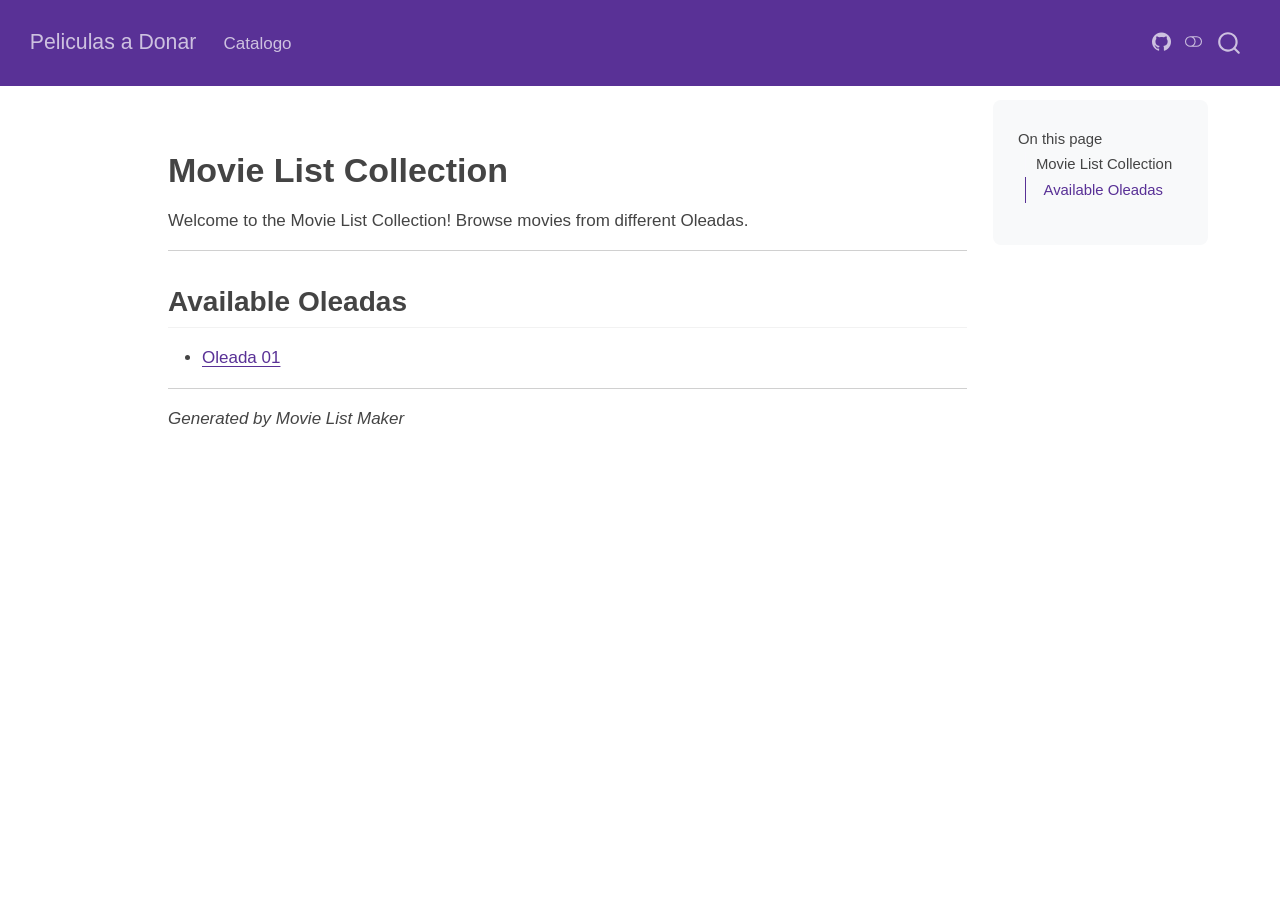
<file: quarto_site/index.html>
<!DOCTYPE html>
<html xmlns="http://www.w3.org/1999/xhtml" lang="en" xml:lang="en"><head>

<meta charset="utf-8">
<meta name="generator" content="quarto-1.6.42">

<meta name="viewport" content="width=device-width, initial-scale=1.0, user-scalable=yes">


<title>index – Peliculas a Donar</title>
<style>
code{white-space: pre-wrap;}
span.smallcaps{font-variant: small-caps;}
div.columns{display: flex; gap: min(4vw, 1.5em);}
div.column{flex: auto; overflow-x: auto;}
div.hanging-indent{margin-left: 1.5em; text-indent: -1.5em;}
ul.task-list{list-style: none;}
ul.task-list li input[type="checkbox"] {
  width: 0.8em;
  margin: 0 0.8em 0.2em -1em; /* quarto-specific, see https://github.com/quarto-dev/quarto-cli/issues/4556 */ 
  vertical-align: middle;
}
</style>


<script src="../site_libs/quarto-nav/quarto-nav.js"></script>
<script src="../site_libs/quarto-nav/headroom.min.js"></script>
<script src="../site_libs/clipboard/clipboard.min.js"></script>
<script src="../site_libs/quarto-search/autocomplete.umd.js"></script>
<script src="../site_libs/quarto-search/fuse.min.js"></script>
<script src="../site_libs/quarto-search/quarto-search.js"></script>
<meta name="quarto:offset" content="../">
<script src="../site_libs/quarto-html/quarto.js"></script>
<script src="../site_libs/quarto-html/popper.min.js"></script>
<script src="../site_libs/quarto-html/tippy.umd.min.js"></script>
<script src="../site_libs/quarto-html/anchor.min.js"></script>
<link href="../site_libs/quarto-html/tippy.css" rel="stylesheet">
<link href="../site_libs/quarto-html/quarto-syntax-highlighting-2f5df379a58b258e96c21c0638c20c03.css" rel="stylesheet" class="quarto-color-scheme" id="quarto-text-highlighting-styles">
<link href="../site_libs/quarto-html/quarto-syntax-highlighting-dark-b53751a350365c71b6c909e95f209ed1.css" rel="prefetch" class="quarto-color-scheme quarto-color-alternate" id="quarto-text-highlighting-styles">
<script src="../site_libs/bootstrap/bootstrap.min.js"></script>
<link href="../site_libs/bootstrap/bootstrap-icons.css" rel="stylesheet">
<link href="../site_libs/bootstrap/bootstrap-1b8372f3e2b4d1d72ad890953af485ee.min.css" rel="stylesheet" append-hash="true" class="quarto-color-scheme" id="quarto-bootstrap" data-mode="light">
<link href="../site_libs/bootstrap/bootstrap-dark-a41b79df0362c2df3072d8a9cbcc52e7.min.css" rel="prefetch" append-hash="true" class="quarto-color-scheme quarto-color-alternate" id="quarto-bootstrap" data-mode="light">
<script id="quarto-search-options" type="application/json">{
  "location": "navbar",
  "copy-button": false,
  "collapse-after": 3,
  "panel-placement": "end",
  "type": "overlay",
  "limit": 50,
  "keyboard-shortcut": [
    "f",
    "/",
    "s"
  ],
  "show-item-context": false,
  "language": {
    "search-no-results-text": "No results",
    "search-matching-documents-text": "matching documents",
    "search-copy-link-title": "Copy link to search",
    "search-hide-matches-text": "Hide additional matches",
    "search-more-match-text": "more match in this document",
    "search-more-matches-text": "more matches in this document",
    "search-clear-button-title": "Clear",
    "search-text-placeholder": "",
    "search-detached-cancel-button-title": "Cancel",
    "search-submit-button-title": "Submit",
    "search-label": "Search"
  }
}</script>


<link rel="stylesheet" href="../styles.css">
</head>

<body class="nav-fixed">

<div id="quarto-search-results"></div>
  <header id="quarto-header" class="headroom fixed-top">
    <nav class="navbar navbar-expand-lg " data-bs-theme="dark">
      <div class="navbar-container container-fluid">
      <div class="navbar-brand-container mx-auto">
    <a class="navbar-brand" href="../index.html">
    <span class="navbar-title">Peliculas a Donar</span>
    </a>
  </div>
            <div id="quarto-search" class="" title="Search"></div>
          <button class="navbar-toggler" type="button" data-bs-toggle="collapse" data-bs-target="#navbarCollapse" aria-controls="navbarCollapse" role="menu" aria-expanded="false" aria-label="Toggle navigation" onclick="if (window.quartoToggleHeadroom) { window.quartoToggleHeadroom(); }">
  <span class="navbar-toggler-icon"></span>
</button>
          <div class="collapse navbar-collapse" id="navbarCollapse">
            <ul class="navbar-nav navbar-nav-scroll me-auto">
  <li class="nav-item">
    <a class="nav-link" href="../index.html"> 
<span class="menu-text">Catalogo</span></a>
  </li>  
</ul>
            <ul class="navbar-nav navbar-nav-scroll ms-auto">
  <li class="nav-item compact">
    <a class="nav-link" href="https://github.com"> <i class="bi bi-github" role="img">
</i> 
<span class="menu-text"></span></a>
  </li>  
</ul>
          </div> <!-- /navcollapse -->
            <div class="quarto-navbar-tools">
  <a href="" class="quarto-color-scheme-toggle quarto-navigation-tool  px-1" onclick="window.quartoToggleColorScheme(); return false;" title="Toggle dark mode"><i class="bi"></i></a>
</div>
      </div> <!-- /container-fluid -->
    </nav>
</header>
<!-- content -->
<div id="quarto-content" class="quarto-container page-columns page-rows-contents page-layout-article page-navbar">
<!-- sidebar -->
<!-- margin-sidebar -->
    <div id="quarto-margin-sidebar" class="sidebar margin-sidebar">
        <nav id="TOC" role="doc-toc" class="toc-active">
    <h2 id="toc-title">On this page</h2>
   
  <ul>
  <li><a href="#movie-list-collection" id="toc-movie-list-collection" class="nav-link active" data-scroll-target="#movie-list-collection">Movie List Collection</a>
  <ul class="collapse">
  <li><a href="#available-oleadas" id="toc-available-oleadas" class="nav-link" data-scroll-target="#available-oleadas">Available Oleadas</a></li>
  </ul></li>
  </ul>
</nav>
    </div>
<!-- main -->
<main class="content" id="quarto-document-content"><header id="title-block-header" class="quarto-title-block"></header>




<section id="movie-list-collection" class="level1">
<h1>Movie List Collection</h1>
<p>Welcome to the Movie List Collection! Browse movies from different Oleadas.</p>
<hr>
<section id="available-oleadas" class="level2">
<h2 class="anchored" data-anchor-id="available-oleadas">Available Oleadas</h2>
<ul>
<li><a href="../quarto_site/oleada-01.html">Oleada 01</a></li>
</ul>
<hr>
<p><em>Generated by Movie List Maker</em></p>


</section>
</section>

</main> <!-- /main -->
<script id="quarto-html-after-body" type="application/javascript">
window.document.addEventListener("DOMContentLoaded", function (event) {
  const toggleBodyColorMode = (bsSheetEl) => {
    const mode = bsSheetEl.getAttribute("data-mode");
    const bodyEl = window.document.querySelector("body");
    if (mode === "dark") {
      bodyEl.classList.add("quarto-dark");
      bodyEl.classList.remove("quarto-light");
    } else {
      bodyEl.classList.add("quarto-light");
      bodyEl.classList.remove("quarto-dark");
    }
  }
  const toggleBodyColorPrimary = () => {
    const bsSheetEl = window.document.querySelector("link#quarto-bootstrap");
    if (bsSheetEl) {
      toggleBodyColorMode(bsSheetEl);
    }
  }
  toggleBodyColorPrimary();  
  const disableStylesheet = (stylesheets) => {
    for (let i=0; i < stylesheets.length; i++) {
      const stylesheet = stylesheets[i];
      stylesheet.rel = 'prefetch';
    }
  }
  const enableStylesheet = (stylesheets) => {
    for (let i=0; i < stylesheets.length; i++) {
      const stylesheet = stylesheets[i];
      stylesheet.rel = 'stylesheet';
    }
  }
  const manageTransitions = (selector, allowTransitions) => {
    const els = window.document.querySelectorAll(selector);
    for (let i=0; i < els.length; i++) {
      const el = els[i];
      if (allowTransitions) {
        el.classList.remove('notransition');
      } else {
        el.classList.add('notransition');
      }
    }
  }
  const toggleGiscusIfUsed = (isAlternate, darkModeDefault) => {
    const baseTheme = document.querySelector('#giscus-base-theme')?.value ?? 'light';
    const alternateTheme = document.querySelector('#giscus-alt-theme')?.value ?? 'dark';
    let newTheme = '';
    if(darkModeDefault) {
      newTheme = isAlternate ? baseTheme : alternateTheme;
    } else {
      newTheme = isAlternate ? alternateTheme : baseTheme;
    }
    const changeGiscusTheme = () => {
      // From: https://github.com/giscus/giscus/issues/336
      const sendMessage = (message) => {
        const iframe = document.querySelector('iframe.giscus-frame');
        if (!iframe) return;
        iframe.contentWindow.postMessage({ giscus: message }, 'https://giscus.app');
      }
      sendMessage({
        setConfig: {
          theme: newTheme
        }
      });
    }
    const isGiscussLoaded = window.document.querySelector('iframe.giscus-frame') !== null;
    if (isGiscussLoaded) {
      changeGiscusTheme();
    }
  }
  const toggleColorMode = (alternate) => {
    // Switch the stylesheets
    const alternateStylesheets = window.document.querySelectorAll('link.quarto-color-scheme.quarto-color-alternate');
    manageTransitions('#quarto-margin-sidebar .nav-link', false);
    if (alternate) {
      enableStylesheet(alternateStylesheets);
      for (const sheetNode of alternateStylesheets) {
        if (sheetNode.id === "quarto-bootstrap") {
          toggleBodyColorMode(sheetNode);
        }
      }
    } else {
      disableStylesheet(alternateStylesheets);
      toggleBodyColorPrimary();
    }
    manageTransitions('#quarto-margin-sidebar .nav-link', true);
    // Switch the toggles
    const toggles = window.document.querySelectorAll('.quarto-color-scheme-toggle');
    for (let i=0; i < toggles.length; i++) {
      const toggle = toggles[i];
      if (toggle) {
        if (alternate) {
          toggle.classList.add("alternate");     
        } else {
          toggle.classList.remove("alternate");
        }
      }
    }
    // Hack to workaround the fact that safari doesn't
    // properly recolor the scrollbar when toggling (#1455)
    if (navigator.userAgent.indexOf('Safari') > 0 && navigator.userAgent.indexOf('Chrome') == -1) {
      manageTransitions("body", false);
      window.scrollTo(0, 1);
      setTimeout(() => {
        window.scrollTo(0, 0);
        manageTransitions("body", true);
      }, 40);  
    }
  }
  const isFileUrl = () => { 
    return window.location.protocol === 'file:';
  }
  const hasAlternateSentinel = () => {  
    let styleSentinel = getColorSchemeSentinel();
    if (styleSentinel !== null) {
      return styleSentinel === "alternate";
    } else {
      return false;
    }
  }
  const setStyleSentinel = (alternate) => {
    const value = alternate ? "alternate" : "default";
    if (!isFileUrl()) {
      window.localStorage.setItem("quarto-color-scheme", value);
    } else {
      localAlternateSentinel = value;
    }
  }
  const getColorSchemeSentinel = () => {
    if (!isFileUrl()) {
      const storageValue = window.localStorage.getItem("quarto-color-scheme");
      return storageValue != null ? storageValue : localAlternateSentinel;
    } else {
      return localAlternateSentinel;
    }
  }
  const darkModeDefault = false;
  let localAlternateSentinel = darkModeDefault ? 'alternate' : 'default';
  // Dark / light mode switch
  window.quartoToggleColorScheme = () => {
    // Read the current dark / light value 
    let toAlternate = !hasAlternateSentinel();
    toggleColorMode(toAlternate);
    setStyleSentinel(toAlternate);
    toggleGiscusIfUsed(toAlternate, darkModeDefault);
  };
  // Ensure there is a toggle, if there isn't float one in the top right
  if (window.document.querySelector('.quarto-color-scheme-toggle') === null) {
    const a = window.document.createElement('a');
    a.classList.add('top-right');
    a.classList.add('quarto-color-scheme-toggle');
    a.href = "";
    a.onclick = function() { try { window.quartoToggleColorScheme(); } catch {} return false; };
    const i = window.document.createElement("i");
    i.classList.add('bi');
    a.appendChild(i);
    window.document.body.appendChild(a);
  }
  // Switch to dark mode if need be
  if (hasAlternateSentinel()) {
    toggleColorMode(true);
  } else {
    toggleColorMode(false);
  }
  const icon = "";
  const anchorJS = new window.AnchorJS();
  anchorJS.options = {
    placement: 'right',
    icon: icon
  };
  anchorJS.add('.anchored');
  const isCodeAnnotation = (el) => {
    for (const clz of el.classList) {
      if (clz.startsWith('code-annotation-')) {                     
        return true;
      }
    }
    return false;
  }
  const onCopySuccess = function(e) {
    // button target
    const button = e.trigger;
    // don't keep focus
    button.blur();
    // flash "checked"
    button.classList.add('code-copy-button-checked');
    var currentTitle = button.getAttribute("title");
    button.setAttribute("title", "Copied!");
    let tooltip;
    if (window.bootstrap) {
      button.setAttribute("data-bs-toggle", "tooltip");
      button.setAttribute("data-bs-placement", "left");
      button.setAttribute("data-bs-title", "Copied!");
      tooltip = new bootstrap.Tooltip(button, 
        { trigger: "manual", 
          customClass: "code-copy-button-tooltip",
          offset: [0, -8]});
      tooltip.show();    
    }
    setTimeout(function() {
      if (tooltip) {
        tooltip.hide();
        button.removeAttribute("data-bs-title");
        button.removeAttribute("data-bs-toggle");
        button.removeAttribute("data-bs-placement");
      }
      button.setAttribute("title", currentTitle);
      button.classList.remove('code-copy-button-checked');
    }, 1000);
    // clear code selection
    e.clearSelection();
  }
  const getTextToCopy = function(trigger) {
      const codeEl = trigger.previousElementSibling.cloneNode(true);
      for (const childEl of codeEl.children) {
        if (isCodeAnnotation(childEl)) {
          childEl.remove();
        }
      }
      return codeEl.innerText;
  }
  const clipboard = new window.ClipboardJS('.code-copy-button:not([data-in-quarto-modal])', {
    text: getTextToCopy
  });
  clipboard.on('success', onCopySuccess);
  if (window.document.getElementById('quarto-embedded-source-code-modal')) {
    const clipboardModal = new window.ClipboardJS('.code-copy-button[data-in-quarto-modal]', {
      text: getTextToCopy,
      container: window.document.getElementById('quarto-embedded-source-code-modal')
    });
    clipboardModal.on('success', onCopySuccess);
  }
    var localhostRegex = new RegExp(/^(?:http|https):\/\/localhost\:?[0-9]*\//);
    var mailtoRegex = new RegExp(/^mailto:/);
      var filterRegex = new RegExp("https:\/\/dar4datascience\.github\.io\/Movie-List-Maker\/");
    var isInternal = (href) => {
        return filterRegex.test(href) || localhostRegex.test(href) || mailtoRegex.test(href);
    }
    // Inspect non-navigation links and adorn them if external
 	var links = window.document.querySelectorAll('a[href]:not(.nav-link):not(.navbar-brand):not(.toc-action):not(.sidebar-link):not(.sidebar-item-toggle):not(.pagination-link):not(.no-external):not([aria-hidden]):not(.dropdown-item):not(.quarto-navigation-tool):not(.about-link)');
    for (var i=0; i<links.length; i++) {
      const link = links[i];
      if (!isInternal(link.href)) {
        // undo the damage that might have been done by quarto-nav.js in the case of
        // links that we want to consider external
        if (link.dataset.originalHref !== undefined) {
          link.href = link.dataset.originalHref;
        }
      }
    }
  function tippyHover(el, contentFn, onTriggerFn, onUntriggerFn) {
    const config = {
      allowHTML: true,
      maxWidth: 500,
      delay: 100,
      arrow: false,
      appendTo: function(el) {
          return el.parentElement;
      },
      interactive: true,
      interactiveBorder: 10,
      theme: 'quarto',
      placement: 'bottom-start',
    };
    if (contentFn) {
      config.content = contentFn;
    }
    if (onTriggerFn) {
      config.onTrigger = onTriggerFn;
    }
    if (onUntriggerFn) {
      config.onUntrigger = onUntriggerFn;
    }
    window.tippy(el, config); 
  }
  const noterefs = window.document.querySelectorAll('a[role="doc-noteref"]');
  for (var i=0; i<noterefs.length; i++) {
    const ref = noterefs[i];
    tippyHover(ref, function() {
      // use id or data attribute instead here
      let href = ref.getAttribute('data-footnote-href') || ref.getAttribute('href');
      try { href = new URL(href).hash; } catch {}
      const id = href.replace(/^#\/?/, "");
      const note = window.document.getElementById(id);
      if (note) {
        return note.innerHTML;
      } else {
        return "";
      }
    });
  }
  const xrefs = window.document.querySelectorAll('a.quarto-xref');
  const processXRef = (id, note) => {
    // Strip column container classes
    const stripColumnClz = (el) => {
      el.classList.remove("page-full", "page-columns");
      if (el.children) {
        for (const child of el.children) {
          stripColumnClz(child);
        }
      }
    }
    stripColumnClz(note)
    if (id === null || id.startsWith('sec-')) {
      // Special case sections, only their first couple elements
      const container = document.createElement("div");
      if (note.children && note.children.length > 2) {
        container.appendChild(note.children[0].cloneNode(true));
        for (let i = 1; i < note.children.length; i++) {
          const child = note.children[i];
          if (child.tagName === "P" && child.innerText === "") {
            continue;
          } else {
            container.appendChild(child.cloneNode(true));
            break;
          }
        }
        if (window.Quarto?.typesetMath) {
          window.Quarto.typesetMath(container);
        }
        return container.innerHTML
      } else {
        if (window.Quarto?.typesetMath) {
          window.Quarto.typesetMath(note);
        }
        return note.innerHTML;
      }
    } else {
      // Remove any anchor links if they are present
      const anchorLink = note.querySelector('a.anchorjs-link');
      if (anchorLink) {
        anchorLink.remove();
      }
      if (window.Quarto?.typesetMath) {
        window.Quarto.typesetMath(note);
      }
      if (note.classList.contains("callout")) {
        return note.outerHTML;
      } else {
        return note.innerHTML;
      }
    }
  }
  for (var i=0; i<xrefs.length; i++) {
    const xref = xrefs[i];
    tippyHover(xref, undefined, function(instance) {
      instance.disable();
      let url = xref.getAttribute('href');
      let hash = undefined; 
      if (url.startsWith('#')) {
        hash = url;
      } else {
        try { hash = new URL(url).hash; } catch {}
      }
      if (hash) {
        const id = hash.replace(/^#\/?/, "");
        const note = window.document.getElementById(id);
        if (note !== null) {
          try {
            const html = processXRef(id, note.cloneNode(true));
            instance.setContent(html);
          } finally {
            instance.enable();
            instance.show();
          }
        } else {
          // See if we can fetch this
          fetch(url.split('#')[0])
          .then(res => res.text())
          .then(html => {
            const parser = new DOMParser();
            const htmlDoc = parser.parseFromString(html, "text/html");
            const note = htmlDoc.getElementById(id);
            if (note !== null) {
              const html = processXRef(id, note);
              instance.setContent(html);
            } 
          }).finally(() => {
            instance.enable();
            instance.show();
          });
        }
      } else {
        // See if we can fetch a full url (with no hash to target)
        // This is a special case and we should probably do some content thinning / targeting
        fetch(url)
        .then(res => res.text())
        .then(html => {
          const parser = new DOMParser();
          const htmlDoc = parser.parseFromString(html, "text/html");
          const note = htmlDoc.querySelector('main.content');
          if (note !== null) {
            // This should only happen for chapter cross references
            // (since there is no id in the URL)
            // remove the first header
            if (note.children.length > 0 && note.children[0].tagName === "HEADER") {
              note.children[0].remove();
            }
            const html = processXRef(null, note);
            instance.setContent(html);
          } 
        }).finally(() => {
          instance.enable();
          instance.show();
        });
      }
    }, function(instance) {
    });
  }
      let selectedAnnoteEl;
      const selectorForAnnotation = ( cell, annotation) => {
        let cellAttr = 'data-code-cell="' + cell + '"';
        let lineAttr = 'data-code-annotation="' +  annotation + '"';
        const selector = 'span[' + cellAttr + '][' + lineAttr + ']';
        return selector;
      }
      const selectCodeLines = (annoteEl) => {
        const doc = window.document;
        const targetCell = annoteEl.getAttribute("data-target-cell");
        const targetAnnotation = annoteEl.getAttribute("data-target-annotation");
        const annoteSpan = window.document.querySelector(selectorForAnnotation(targetCell, targetAnnotation));
        const lines = annoteSpan.getAttribute("data-code-lines").split(",");
        const lineIds = lines.map((line) => {
          return targetCell + "-" + line;
        })
        let top = null;
        let height = null;
        let parent = null;
        if (lineIds.length > 0) {
            //compute the position of the single el (top and bottom and make a div)
            const el = window.document.getElementById(lineIds[0]);
            top = el.offsetTop;
            height = el.offsetHeight;
            parent = el.parentElement.parentElement;
          if (lineIds.length > 1) {
            const lastEl = window.document.getElementById(lineIds[lineIds.length - 1]);
            const bottom = lastEl.offsetTop + lastEl.offsetHeight;
            height = bottom - top;
          }
          if (top !== null && height !== null && parent !== null) {
            // cook up a div (if necessary) and position it 
            let div = window.document.getElementById("code-annotation-line-highlight");
            if (div === null) {
              div = window.document.createElement("div");
              div.setAttribute("id", "code-annotation-line-highlight");
              div.style.position = 'absolute';
              parent.appendChild(div);
            }
            div.style.top = top - 2 + "px";
            div.style.height = height + 4 + "px";
            div.style.left = 0;
            let gutterDiv = window.document.getElementById("code-annotation-line-highlight-gutter");
            if (gutterDiv === null) {
              gutterDiv = window.document.createElement("div");
              gutterDiv.setAttribute("id", "code-annotation-line-highlight-gutter");
              gutterDiv.style.position = 'absolute';
              const codeCell = window.document.getElementById(targetCell);
              const gutter = codeCell.querySelector('.code-annotation-gutter');
              gutter.appendChild(gutterDiv);
            }
            gutterDiv.style.top = top - 2 + "px";
            gutterDiv.style.height = height + 4 + "px";
          }
          selectedAnnoteEl = annoteEl;
        }
      };
      const unselectCodeLines = () => {
        const elementsIds = ["code-annotation-line-highlight", "code-annotation-line-highlight-gutter"];
        elementsIds.forEach((elId) => {
          const div = window.document.getElementById(elId);
          if (div) {
            div.remove();
          }
        });
        selectedAnnoteEl = undefined;
      };
        // Handle positioning of the toggle
    window.addEventListener(
      "resize",
      throttle(() => {
        elRect = undefined;
        if (selectedAnnoteEl) {
          selectCodeLines(selectedAnnoteEl);
        }
      }, 10)
    );
    function throttle(fn, ms) {
    let throttle = false;
    let timer;
      return (...args) => {
        if(!throttle) { // first call gets through
            fn.apply(this, args);
            throttle = true;
        } else { // all the others get throttled
            if(timer) clearTimeout(timer); // cancel #2
            timer = setTimeout(() => {
              fn.apply(this, args);
              timer = throttle = false;
            }, ms);
        }
      };
    }
      // Attach click handler to the DT
      const annoteDls = window.document.querySelectorAll('dt[data-target-cell]');
      for (const annoteDlNode of annoteDls) {
        annoteDlNode.addEventListener('click', (event) => {
          const clickedEl = event.target;
          if (clickedEl !== selectedAnnoteEl) {
            unselectCodeLines();
            const activeEl = window.document.querySelector('dt[data-target-cell].code-annotation-active');
            if (activeEl) {
              activeEl.classList.remove('code-annotation-active');
            }
            selectCodeLines(clickedEl);
            clickedEl.classList.add('code-annotation-active');
          } else {
            // Unselect the line
            unselectCodeLines();
            clickedEl.classList.remove('code-annotation-active');
          }
        });
      }
  const findCites = (el) => {
    const parentEl = el.parentElement;
    if (parentEl) {
      const cites = parentEl.dataset.cites;
      if (cites) {
        return {
          el,
          cites: cites.split(' ')
        };
      } else {
        return findCites(el.parentElement)
      }
    } else {
      return undefined;
    }
  };
  var bibliorefs = window.document.querySelectorAll('a[role="doc-biblioref"]');
  for (var i=0; i<bibliorefs.length; i++) {
    const ref = bibliorefs[i];
    const citeInfo = findCites(ref);
    if (citeInfo) {
      tippyHover(citeInfo.el, function() {
        var popup = window.document.createElement('div');
        citeInfo.cites.forEach(function(cite) {
          var citeDiv = window.document.createElement('div');
          citeDiv.classList.add('hanging-indent');
          citeDiv.classList.add('csl-entry');
          var biblioDiv = window.document.getElementById('ref-' + cite);
          if (biblioDiv) {
            citeDiv.innerHTML = biblioDiv.innerHTML;
          }
          popup.appendChild(citeDiv);
        });
        return popup.innerHTML;
      });
    }
  }
});
</script>
</div> <!-- /content -->




</body></html>
</file>
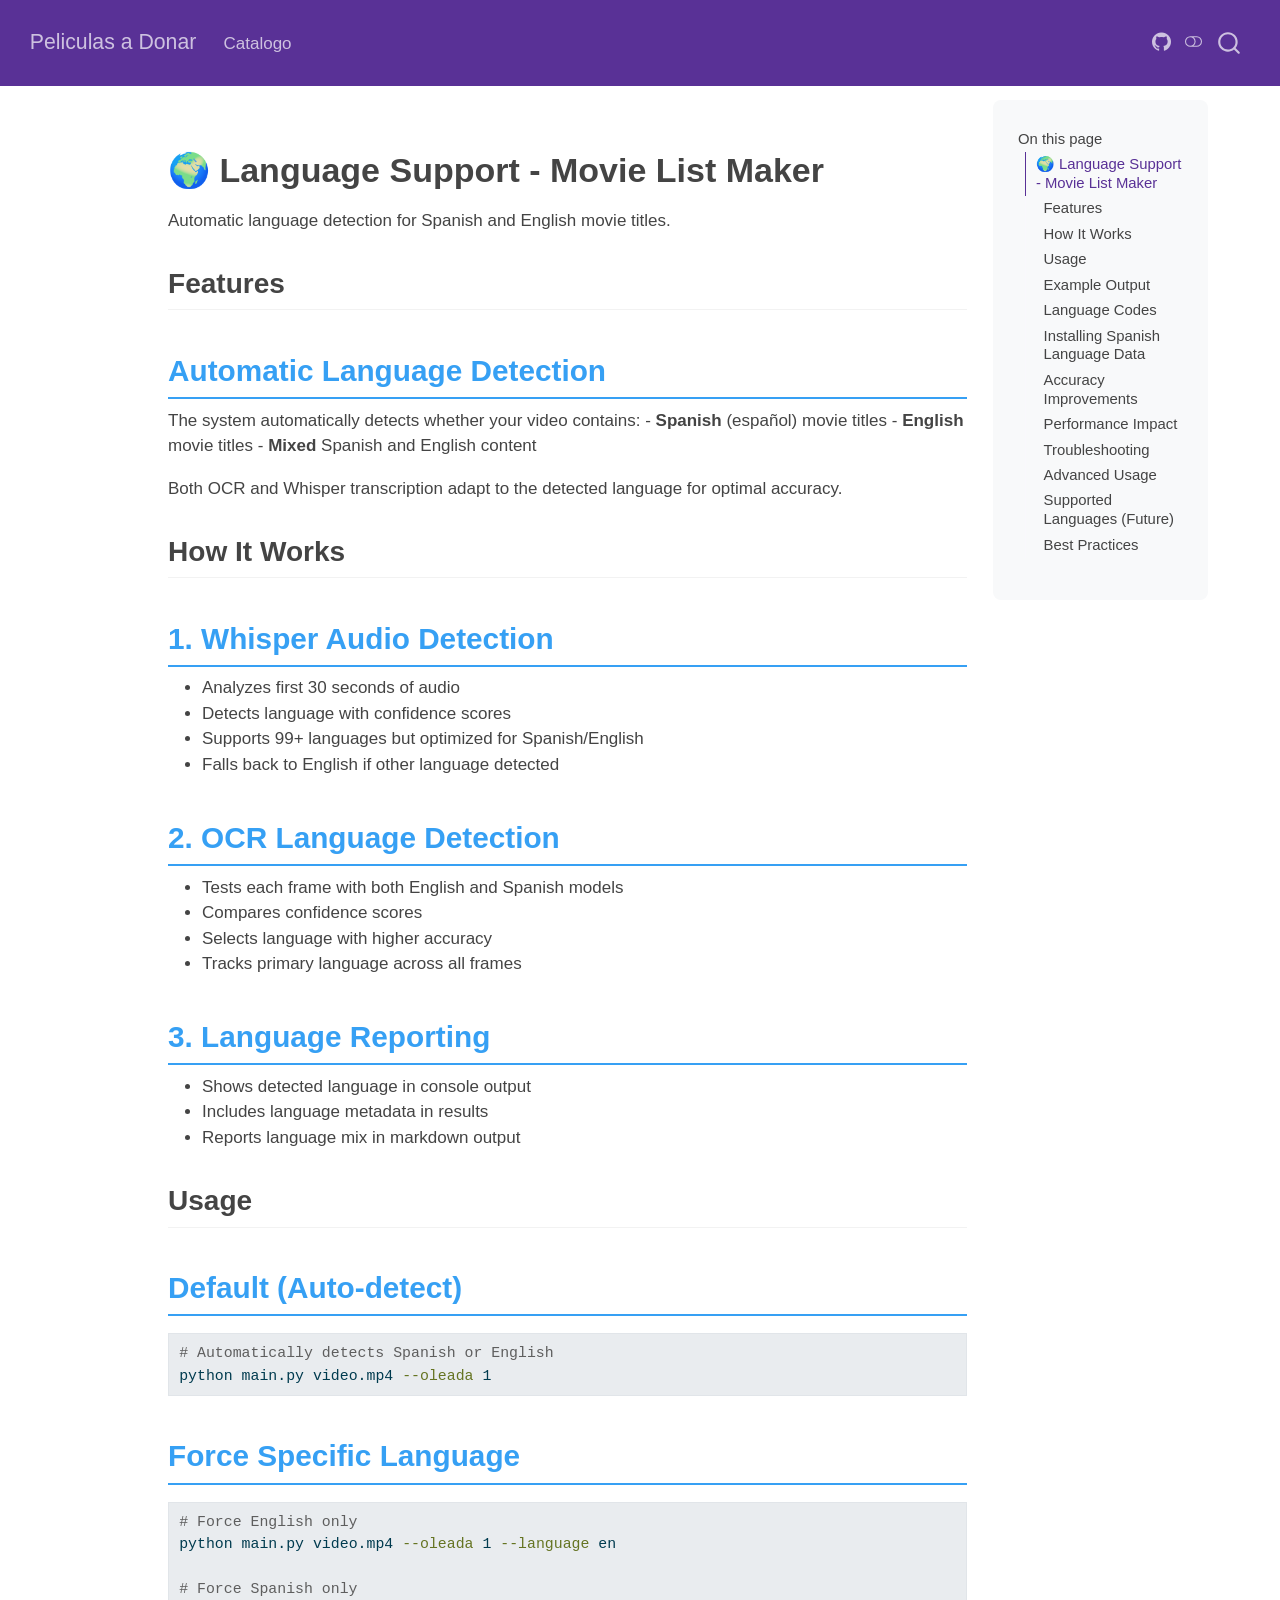
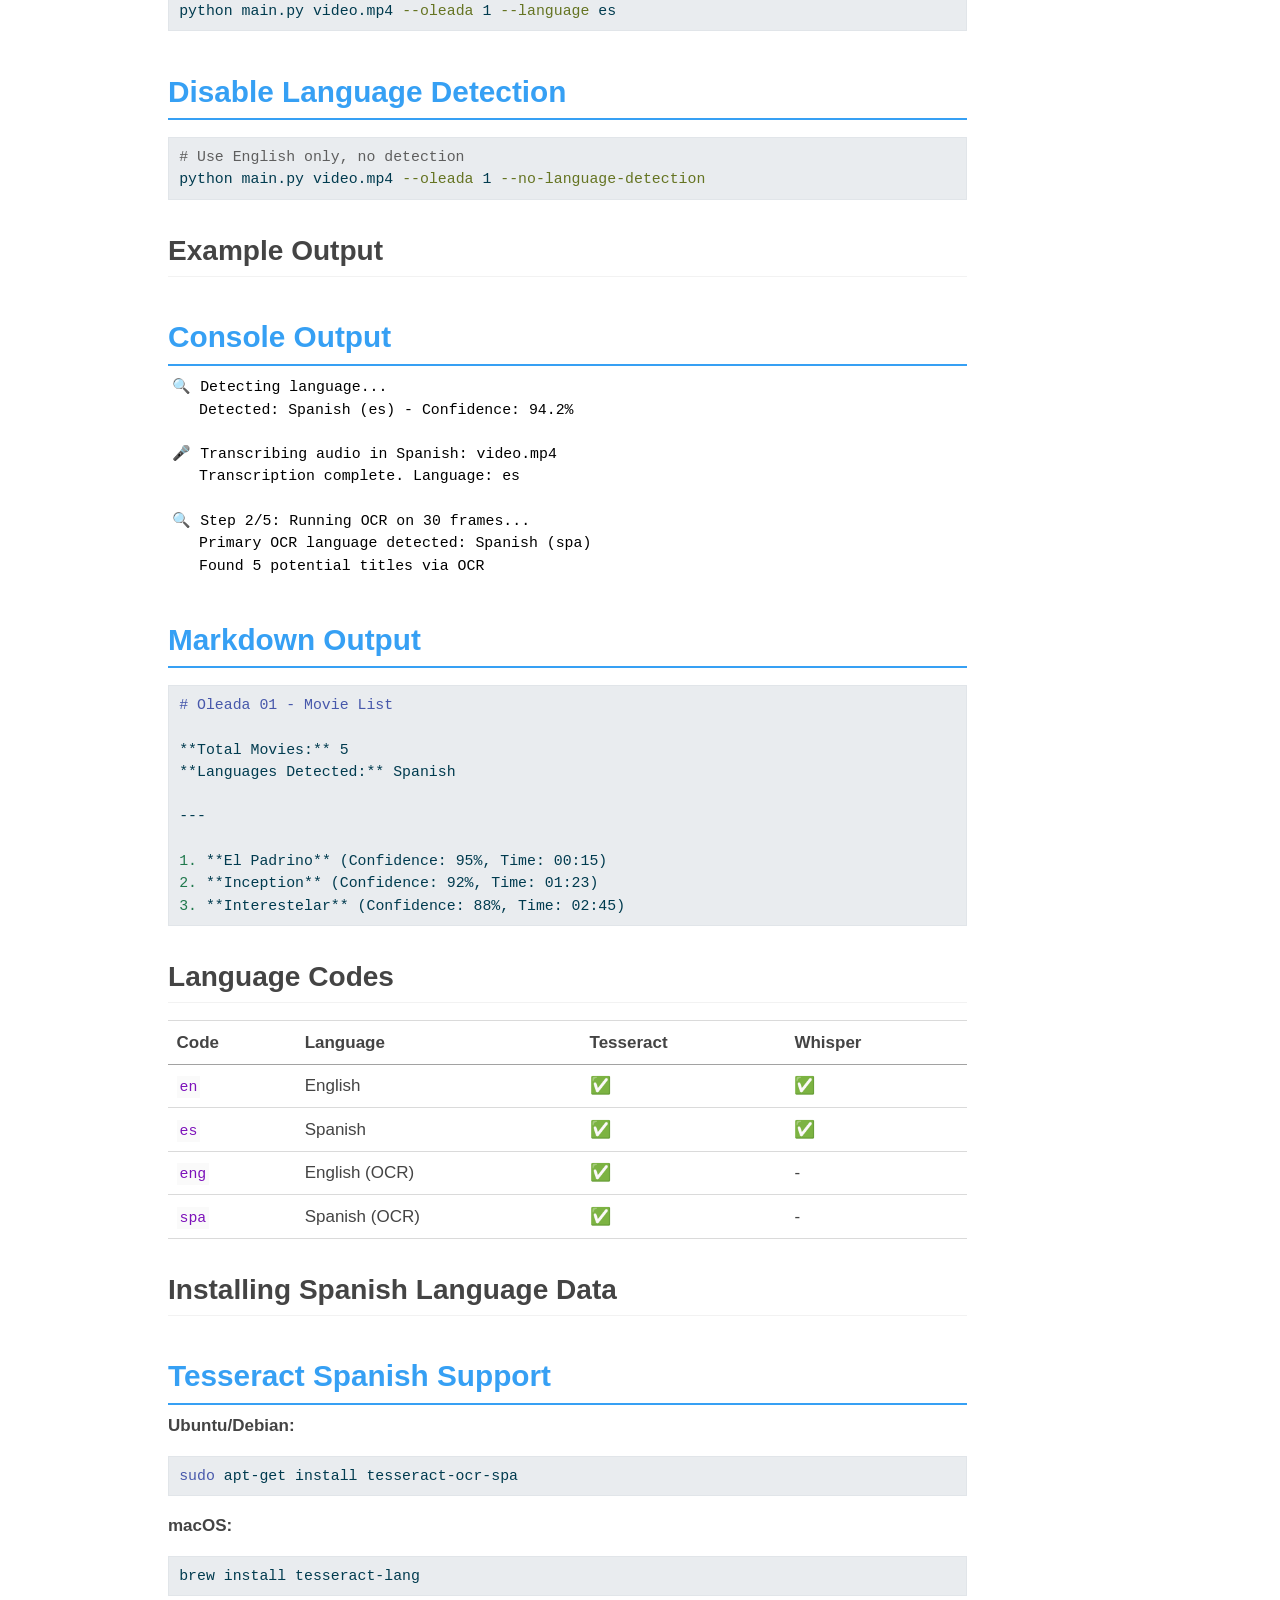
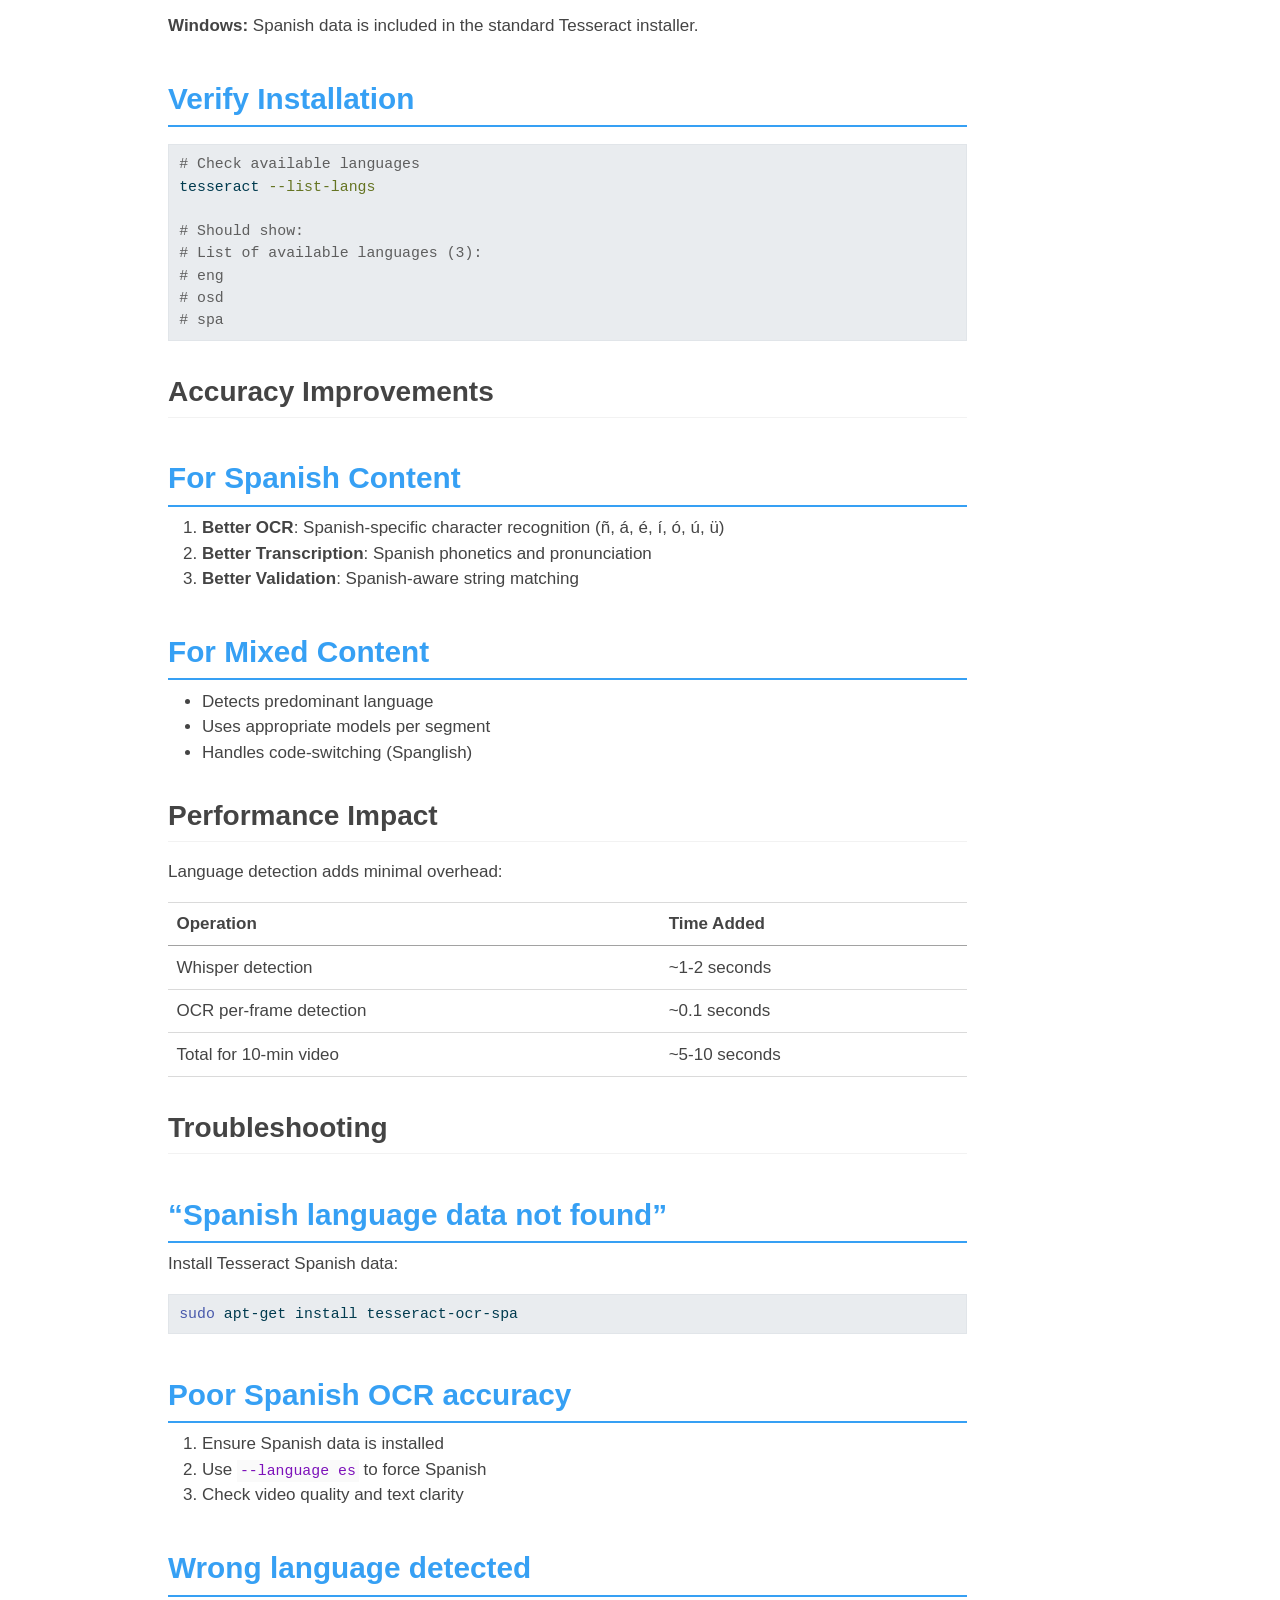
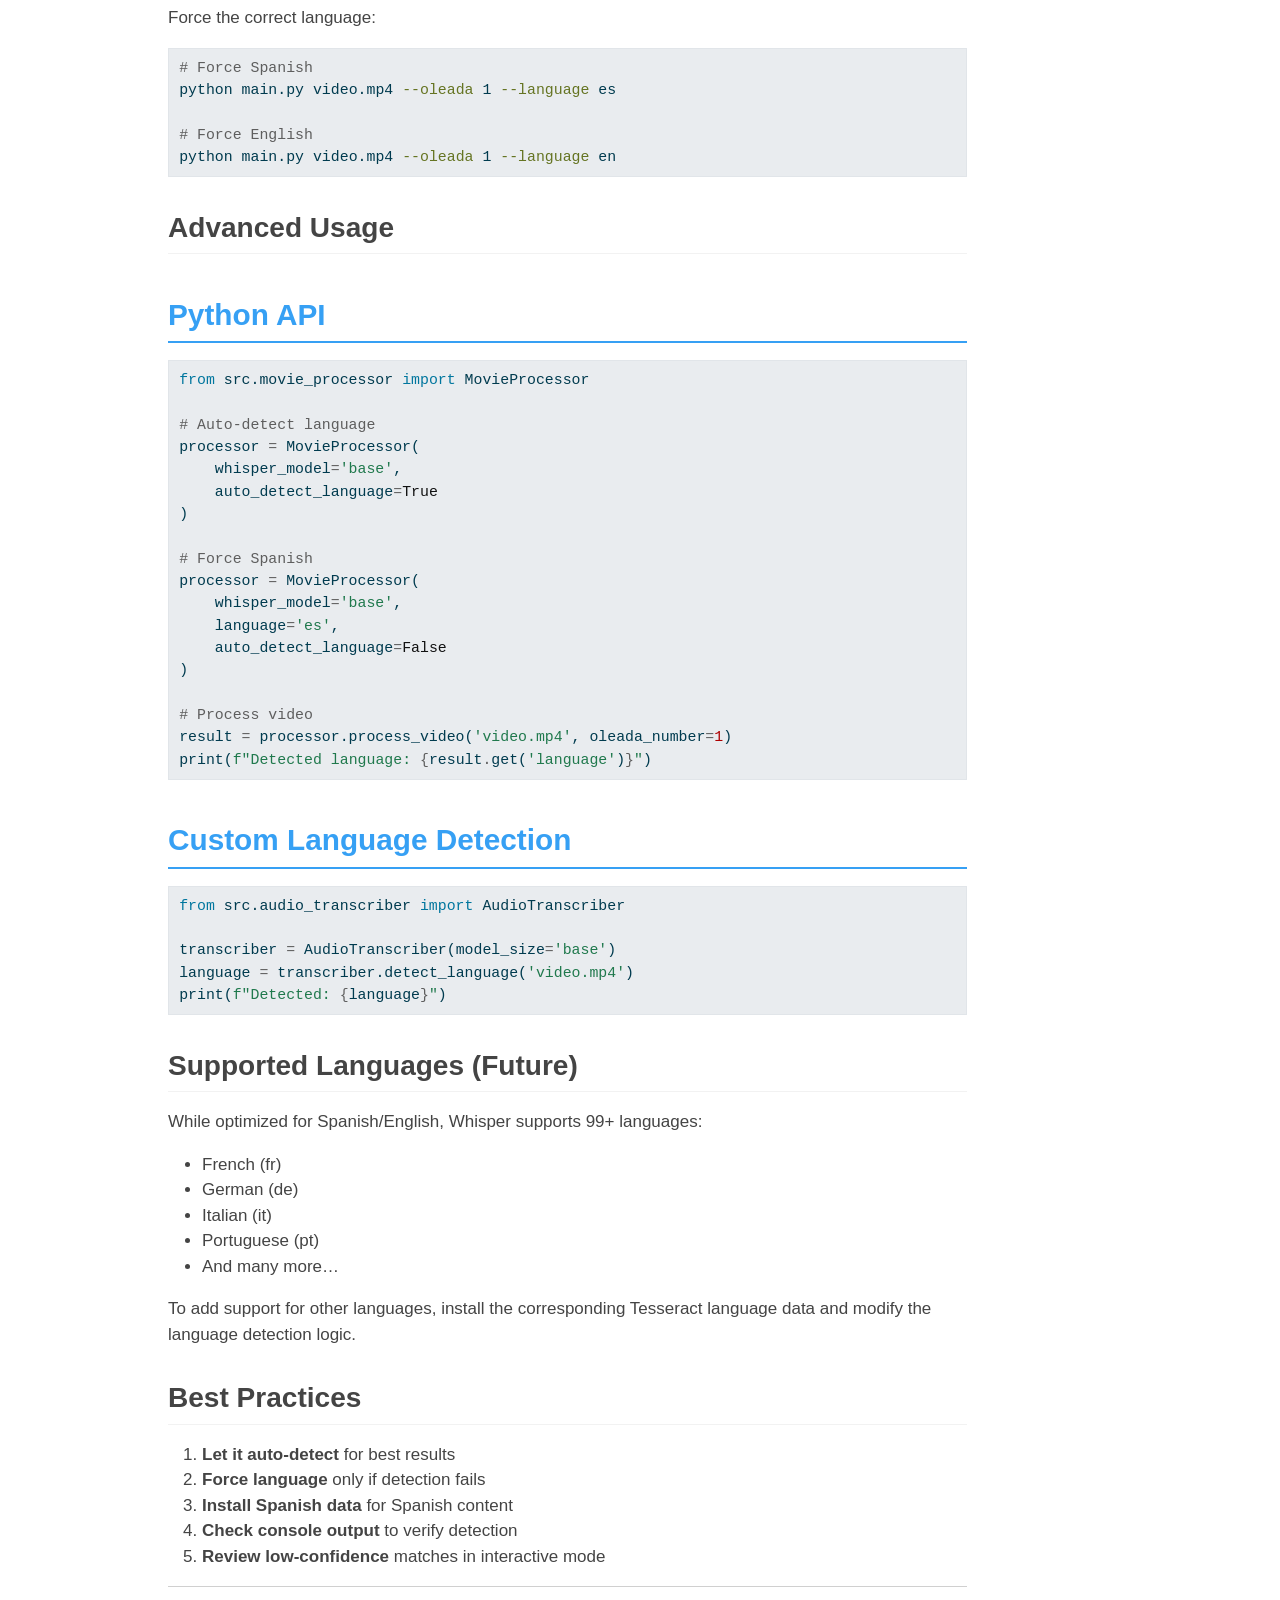
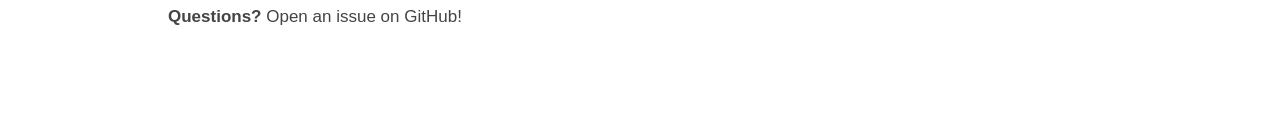
<file: LANGUAGE_SUPPORT.html>
<!DOCTYPE html>
<html xmlns="http://www.w3.org/1999/xhtml" lang="en" xml:lang="en"><head>

<meta charset="utf-8">
<meta name="generator" content="quarto-1.6.42">

<meta name="viewport" content="width=device-width, initial-scale=1.0, user-scalable=yes">


<title>language_support – Peliculas a Donar</title>
<style>
code{white-space: pre-wrap;}
span.smallcaps{font-variant: small-caps;}
div.columns{display: flex; gap: min(4vw, 1.5em);}
div.column{flex: auto; overflow-x: auto;}
div.hanging-indent{margin-left: 1.5em; text-indent: -1.5em;}
ul.task-list{list-style: none;}
ul.task-list li input[type="checkbox"] {
  width: 0.8em;
  margin: 0 0.8em 0.2em -1em; /* quarto-specific, see https://github.com/quarto-dev/quarto-cli/issues/4556 */ 
  vertical-align: middle;
}
/* CSS for syntax highlighting */
pre > code.sourceCode { white-space: pre; position: relative; }
pre > code.sourceCode > span { line-height: 1.25; }
pre > code.sourceCode > span:empty { height: 1.2em; }
.sourceCode { overflow: visible; }
code.sourceCode > span { color: inherit; text-decoration: inherit; }
div.sourceCode { margin: 1em 0; }
pre.sourceCode { margin: 0; }
@media screen {
div.sourceCode { overflow: auto; }
}
@media print {
pre > code.sourceCode { white-space: pre-wrap; }
pre > code.sourceCode > span { display: inline-block; text-indent: -5em; padding-left: 5em; }
}
pre.numberSource code
  { counter-reset: source-line 0; }
pre.numberSource code > span
  { position: relative; left: -4em; counter-increment: source-line; }
pre.numberSource code > span > a:first-child::before
  { content: counter(source-line);
    position: relative; left: -1em; text-align: right; vertical-align: baseline;
    border: none; display: inline-block;
    -webkit-touch-callout: none; -webkit-user-select: none;
    -khtml-user-select: none; -moz-user-select: none;
    -ms-user-select: none; user-select: none;
    padding: 0 4px; width: 4em;
  }
pre.numberSource { margin-left: 3em;  padding-left: 4px; }
div.sourceCode
  {   }
@media screen {
pre > code.sourceCode > span > a:first-child::before { text-decoration: underline; }
}
</style>


<script src="site_libs/quarto-nav/quarto-nav.js"></script>
<script src="site_libs/quarto-nav/headroom.min.js"></script>
<script src="site_libs/clipboard/clipboard.min.js"></script>
<script src="site_libs/quarto-search/autocomplete.umd.js"></script>
<script src="site_libs/quarto-search/fuse.min.js"></script>
<script src="site_libs/quarto-search/quarto-search.js"></script>
<meta name="quarto:offset" content="./">
<script src="site_libs/quarto-html/quarto.js"></script>
<script src="site_libs/quarto-html/popper.min.js"></script>
<script src="site_libs/quarto-html/tippy.umd.min.js"></script>
<script src="site_libs/quarto-html/anchor.min.js"></script>
<link href="site_libs/quarto-html/tippy.css" rel="stylesheet">
<link href="site_libs/quarto-html/quarto-syntax-highlighting-2f5df379a58b258e96c21c0638c20c03.css" rel="stylesheet" class="quarto-color-scheme" id="quarto-text-highlighting-styles">
<link href="site_libs/quarto-html/quarto-syntax-highlighting-dark-b53751a350365c71b6c909e95f209ed1.css" rel="prefetch" class="quarto-color-scheme quarto-color-alternate" id="quarto-text-highlighting-styles">
<script src="site_libs/bootstrap/bootstrap.min.js"></script>
<link href="site_libs/bootstrap/bootstrap-icons.css" rel="stylesheet">
<link href="site_libs/bootstrap/bootstrap-1b8372f3e2b4d1d72ad890953af485ee.min.css" rel="stylesheet" append-hash="true" class="quarto-color-scheme" id="quarto-bootstrap" data-mode="light">
<link href="site_libs/bootstrap/bootstrap-dark-a41b79df0362c2df3072d8a9cbcc52e7.min.css" rel="prefetch" append-hash="true" class="quarto-color-scheme quarto-color-alternate" id="quarto-bootstrap" data-mode="light">
<script id="quarto-search-options" type="application/json">{
  "location": "navbar",
  "copy-button": false,
  "collapse-after": 3,
  "panel-placement": "end",
  "type": "overlay",
  "limit": 50,
  "keyboard-shortcut": [
    "f",
    "/",
    "s"
  ],
  "show-item-context": false,
  "language": {
    "search-no-results-text": "No results",
    "search-matching-documents-text": "matching documents",
    "search-copy-link-title": "Copy link to search",
    "search-hide-matches-text": "Hide additional matches",
    "search-more-match-text": "more match in this document",
    "search-more-matches-text": "more matches in this document",
    "search-clear-button-title": "Clear",
    "search-text-placeholder": "",
    "search-detached-cancel-button-title": "Cancel",
    "search-submit-button-title": "Submit",
    "search-label": "Search"
  }
}</script>


<link rel="stylesheet" href="styles.css">
</head>

<body class="nav-fixed">

<div id="quarto-search-results"></div>
  <header id="quarto-header" class="headroom fixed-top">
    <nav class="navbar navbar-expand-lg " data-bs-theme="dark">
      <div class="navbar-container container-fluid">
      <div class="navbar-brand-container mx-auto">
    <a class="navbar-brand" href="./index.html">
    <span class="navbar-title">Peliculas a Donar</span>
    </a>
  </div>
            <div id="quarto-search" class="" title="Search"></div>
          <button class="navbar-toggler" type="button" data-bs-toggle="collapse" data-bs-target="#navbarCollapse" aria-controls="navbarCollapse" role="menu" aria-expanded="false" aria-label="Toggle navigation" onclick="if (window.quartoToggleHeadroom) { window.quartoToggleHeadroom(); }">
  <span class="navbar-toggler-icon"></span>
</button>
          <div class="collapse navbar-collapse" id="navbarCollapse">
            <ul class="navbar-nav navbar-nav-scroll me-auto">
  <li class="nav-item">
    <a class="nav-link" href="./index.html"> 
<span class="menu-text">Catalogo</span></a>
  </li>  
</ul>
            <ul class="navbar-nav navbar-nav-scroll ms-auto">
  <li class="nav-item compact">
    <a class="nav-link" href="https://github.com"> <i class="bi bi-github" role="img">
</i> 
<span class="menu-text"></span></a>
  </li>  
</ul>
          </div> <!-- /navcollapse -->
            <div class="quarto-navbar-tools">
  <a href="" class="quarto-color-scheme-toggle quarto-navigation-tool  px-1" onclick="window.quartoToggleColorScheme(); return false;" title="Toggle dark mode"><i class="bi"></i></a>
</div>
      </div> <!-- /container-fluid -->
    </nav>
</header>
<!-- content -->
<div id="quarto-content" class="quarto-container page-columns page-rows-contents page-layout-article page-navbar">
<!-- sidebar -->
<!-- margin-sidebar -->
    <div id="quarto-margin-sidebar" class="sidebar margin-sidebar">
        <nav id="TOC" role="doc-toc" class="toc-active">
    <h2 id="toc-title">On this page</h2>
   
  <ul>
  <li><a href="#language-support---movie-list-maker" id="toc-language-support---movie-list-maker" class="nav-link active" data-scroll-target="#language-support---movie-list-maker">🌍 Language Support - Movie List Maker</a>
  <ul class="collapse">
  <li><a href="#features" id="toc-features" class="nav-link" data-scroll-target="#features">Features</a>
  <ul class="collapse">
  <li><a href="#automatic-language-detection" id="toc-automatic-language-detection" class="nav-link" data-scroll-target="#automatic-language-detection">Automatic Language Detection</a></li>
  </ul></li>
  <li><a href="#how-it-works" id="toc-how-it-works" class="nav-link" data-scroll-target="#how-it-works">How It Works</a>
  <ul class="collapse">
  <li><a href="#whisper-audio-detection" id="toc-whisper-audio-detection" class="nav-link" data-scroll-target="#whisper-audio-detection">1. <strong>Whisper Audio Detection</strong></a></li>
  <li><a href="#ocr-language-detection" id="toc-ocr-language-detection" class="nav-link" data-scroll-target="#ocr-language-detection">2. <strong>OCR Language Detection</strong></a></li>
  <li><a href="#language-reporting" id="toc-language-reporting" class="nav-link" data-scroll-target="#language-reporting">3. <strong>Language Reporting</strong></a></li>
  </ul></li>
  <li><a href="#usage" id="toc-usage" class="nav-link" data-scroll-target="#usage">Usage</a>
  <ul class="collapse">
  <li><a href="#default-auto-detect" id="toc-default-auto-detect" class="nav-link" data-scroll-target="#default-auto-detect">Default (Auto-detect)</a></li>
  <li><a href="#force-specific-language" id="toc-force-specific-language" class="nav-link" data-scroll-target="#force-specific-language">Force Specific Language</a></li>
  <li><a href="#disable-language-detection" id="toc-disable-language-detection" class="nav-link" data-scroll-target="#disable-language-detection">Disable Language Detection</a></li>
  </ul></li>
  <li><a href="#example-output" id="toc-example-output" class="nav-link" data-scroll-target="#example-output">Example Output</a>
  <ul class="collapse">
  <li><a href="#console-output" id="toc-console-output" class="nav-link" data-scroll-target="#console-output">Console Output</a></li>
  <li><a href="#markdown-output" id="toc-markdown-output" class="nav-link" data-scroll-target="#markdown-output">Markdown Output</a></li>
  </ul></li>
  <li><a href="#language-codes" id="toc-language-codes" class="nav-link" data-scroll-target="#language-codes">Language Codes</a></li>
  <li><a href="#installing-spanish-language-data" id="toc-installing-spanish-language-data" class="nav-link" data-scroll-target="#installing-spanish-language-data">Installing Spanish Language Data</a>
  <ul class="collapse">
  <li><a href="#tesseract-spanish-support" id="toc-tesseract-spanish-support" class="nav-link" data-scroll-target="#tesseract-spanish-support">Tesseract Spanish Support</a></li>
  <li><a href="#verify-installation" id="toc-verify-installation" class="nav-link" data-scroll-target="#verify-installation">Verify Installation</a></li>
  </ul></li>
  <li><a href="#accuracy-improvements" id="toc-accuracy-improvements" class="nav-link" data-scroll-target="#accuracy-improvements">Accuracy Improvements</a>
  <ul class="collapse">
  <li><a href="#for-spanish-content" id="toc-for-spanish-content" class="nav-link" data-scroll-target="#for-spanish-content">For Spanish Content</a></li>
  <li><a href="#for-mixed-content" id="toc-for-mixed-content" class="nav-link" data-scroll-target="#for-mixed-content">For Mixed Content</a></li>
  </ul></li>
  <li><a href="#performance-impact" id="toc-performance-impact" class="nav-link" data-scroll-target="#performance-impact">Performance Impact</a></li>
  <li><a href="#troubleshooting" id="toc-troubleshooting" class="nav-link" data-scroll-target="#troubleshooting">Troubleshooting</a>
  <ul class="collapse">
  <li><a href="#spanish-language-data-not-found" id="toc-spanish-language-data-not-found" class="nav-link" data-scroll-target="#spanish-language-data-not-found">“Spanish language data not found”</a></li>
  <li><a href="#poor-spanish-ocr-accuracy" id="toc-poor-spanish-ocr-accuracy" class="nav-link" data-scroll-target="#poor-spanish-ocr-accuracy">Poor Spanish OCR accuracy</a></li>
  <li><a href="#wrong-language-detected" id="toc-wrong-language-detected" class="nav-link" data-scroll-target="#wrong-language-detected">Wrong language detected</a></li>
  </ul></li>
  <li><a href="#advanced-usage" id="toc-advanced-usage" class="nav-link" data-scroll-target="#advanced-usage">Advanced Usage</a>
  <ul class="collapse">
  <li><a href="#python-api" id="toc-python-api" class="nav-link" data-scroll-target="#python-api">Python API</a></li>
  <li><a href="#custom-language-detection" id="toc-custom-language-detection" class="nav-link" data-scroll-target="#custom-language-detection">Custom Language Detection</a></li>
  </ul></li>
  <li><a href="#supported-languages-future" id="toc-supported-languages-future" class="nav-link" data-scroll-target="#supported-languages-future">Supported Languages (Future)</a></li>
  <li><a href="#best-practices" id="toc-best-practices" class="nav-link" data-scroll-target="#best-practices">Best Practices</a></li>
  </ul></li>
  </ul>
</nav>
    </div>
<!-- main -->
<main class="content" id="quarto-document-content"><header id="title-block-header" class="quarto-title-block"></header>




<section id="language-support---movie-list-maker" class="level1">
<h1>🌍 Language Support - Movie List Maker</h1>
<p>Automatic language detection for Spanish and English movie titles.</p>
<section id="features" class="level2">
<h2 class="anchored" data-anchor-id="features">Features</h2>
<section id="automatic-language-detection" class="level3">
<h3 class="anchored" data-anchor-id="automatic-language-detection">Automatic Language Detection</h3>
<p>The system automatically detects whether your video contains: - <strong>Spanish</strong> (español) movie titles - <strong>English</strong> movie titles - <strong>Mixed</strong> Spanish and English content</p>
<p>Both OCR and Whisper transcription adapt to the detected language for optimal accuracy.</p>
</section>
</section>
<section id="how-it-works" class="level2">
<h2 class="anchored" data-anchor-id="how-it-works">How It Works</h2>
<section id="whisper-audio-detection" class="level3">
<h3 class="anchored" data-anchor-id="whisper-audio-detection">1. <strong>Whisper Audio Detection</strong></h3>
<ul>
<li>Analyzes first 30 seconds of audio</li>
<li>Detects language with confidence scores</li>
<li>Supports 99+ languages but optimized for Spanish/English</li>
<li>Falls back to English if other language detected</li>
</ul>
</section>
<section id="ocr-language-detection" class="level3">
<h3 class="anchored" data-anchor-id="ocr-language-detection">2. <strong>OCR Language Detection</strong></h3>
<ul>
<li>Tests each frame with both English and Spanish models</li>
<li>Compares confidence scores</li>
<li>Selects language with higher accuracy</li>
<li>Tracks primary language across all frames</li>
</ul>
</section>
<section id="language-reporting" class="level3">
<h3 class="anchored" data-anchor-id="language-reporting">3. <strong>Language Reporting</strong></h3>
<ul>
<li>Shows detected language in console output</li>
<li>Includes language metadata in results</li>
<li>Reports language mix in markdown output</li>
</ul>
</section>
</section>
<section id="usage" class="level2">
<h2 class="anchored" data-anchor-id="usage">Usage</h2>
<section id="default-auto-detect" class="level3">
<h3 class="anchored" data-anchor-id="default-auto-detect">Default (Auto-detect)</h3>
<div class="sourceCode" id="cb1"><pre class="sourceCode bash code-with-copy"><code class="sourceCode bash"><span id="cb1-1"><a href="#cb1-1" aria-hidden="true" tabindex="-1"></a><span class="co"># Automatically detects Spanish or English</span></span>
<span id="cb1-2"><a href="#cb1-2" aria-hidden="true" tabindex="-1"></a><span class="ex">python</span> main.py video.mp4 <span class="at">--oleada</span> 1</span></code><button title="Copy to Clipboard" class="code-copy-button"><i class="bi"></i></button></pre></div>
</section>
<section id="force-specific-language" class="level3">
<h3 class="anchored" data-anchor-id="force-specific-language">Force Specific Language</h3>
<div class="sourceCode" id="cb2"><pre class="sourceCode bash code-with-copy"><code class="sourceCode bash"><span id="cb2-1"><a href="#cb2-1" aria-hidden="true" tabindex="-1"></a><span class="co"># Force English only</span></span>
<span id="cb2-2"><a href="#cb2-2" aria-hidden="true" tabindex="-1"></a><span class="ex">python</span> main.py video.mp4 <span class="at">--oleada</span> 1 <span class="at">--language</span> en</span>
<span id="cb2-3"><a href="#cb2-3" aria-hidden="true" tabindex="-1"></a></span>
<span id="cb2-4"><a href="#cb2-4" aria-hidden="true" tabindex="-1"></a><span class="co"># Force Spanish only</span></span>
<span id="cb2-5"><a href="#cb2-5" aria-hidden="true" tabindex="-1"></a><span class="ex">python</span> main.py video.mp4 <span class="at">--oleada</span> 1 <span class="at">--language</span> es</span></code><button title="Copy to Clipboard" class="code-copy-button"><i class="bi"></i></button></pre></div>
</section>
<section id="disable-language-detection" class="level3">
<h3 class="anchored" data-anchor-id="disable-language-detection">Disable Language Detection</h3>
<div class="sourceCode" id="cb3"><pre class="sourceCode bash code-with-copy"><code class="sourceCode bash"><span id="cb3-1"><a href="#cb3-1" aria-hidden="true" tabindex="-1"></a><span class="co"># Use English only, no detection</span></span>
<span id="cb3-2"><a href="#cb3-2" aria-hidden="true" tabindex="-1"></a><span class="ex">python</span> main.py video.mp4 <span class="at">--oleada</span> 1 <span class="at">--no-language-detection</span></span></code><button title="Copy to Clipboard" class="code-copy-button"><i class="bi"></i></button></pre></div>
</section>
</section>
<section id="example-output" class="level2">
<h2 class="anchored" data-anchor-id="example-output">Example Output</h2>
<section id="console-output" class="level3">
<h3 class="anchored" data-anchor-id="console-output">Console Output</h3>
<pre><code>🔍 Detecting language...
   Detected: Spanish (es) - Confidence: 94.2%

🎤 Transcribing audio in Spanish: video.mp4
   Transcription complete. Language: es

🔍 Step 2/5: Running OCR on 30 frames...
   Primary OCR language detected: Spanish (spa)
   Found 5 potential titles via OCR</code></pre>
</section>
<section id="markdown-output" class="level3">
<h3 class="anchored" data-anchor-id="markdown-output">Markdown Output</h3>
<div class="sourceCode" id="cb5"><pre class="sourceCode markdown code-with-copy"><code class="sourceCode markdown"><span id="cb5-1"><a href="#cb5-1" aria-hidden="true" tabindex="-1"></a><span class="fu"># Oleada 01 - Movie List</span></span>
<span id="cb5-2"><a href="#cb5-2" aria-hidden="true" tabindex="-1"></a></span>
<span id="cb5-3"><a href="#cb5-3" aria-hidden="true" tabindex="-1"></a>**Total Movies:** 5</span>
<span id="cb5-4"><a href="#cb5-4" aria-hidden="true" tabindex="-1"></a>**Languages Detected:** Spanish</span>
<span id="cb5-5"><a href="#cb5-5" aria-hidden="true" tabindex="-1"></a></span>
<span id="cb5-6"><a href="#cb5-6" aria-hidden="true" tabindex="-1"></a>---</span>
<span id="cb5-7"><a href="#cb5-7" aria-hidden="true" tabindex="-1"></a></span>
<span id="cb5-8"><a href="#cb5-8" aria-hidden="true" tabindex="-1"></a><span class="ss">1. </span>**El Padrino** (Confidence: 95%, Time: 00:15)</span>
<span id="cb5-9"><a href="#cb5-9" aria-hidden="true" tabindex="-1"></a><span class="ss">2. </span>**Inception** (Confidence: 92%, Time: 01:23)</span>
<span id="cb5-10"><a href="#cb5-10" aria-hidden="true" tabindex="-1"></a><span class="ss">3. </span>**Interestelar** (Confidence: 88%, Time: 02:45)</span></code><button title="Copy to Clipboard" class="code-copy-button"><i class="bi"></i></button></pre></div>
</section>
</section>
<section id="language-codes" class="level2">
<h2 class="anchored" data-anchor-id="language-codes">Language Codes</h2>
<table class="caption-top table">
<thead>
<tr class="header">
<th>Code</th>
<th>Language</th>
<th>Tesseract</th>
<th>Whisper</th>
</tr>
</thead>
<tbody>
<tr class="odd">
<td><code>en</code></td>
<td>English</td>
<td>✅</td>
<td>✅</td>
</tr>
<tr class="even">
<td><code>es</code></td>
<td>Spanish</td>
<td>✅</td>
<td>✅</td>
</tr>
<tr class="odd">
<td><code>eng</code></td>
<td>English (OCR)</td>
<td>✅</td>
<td>-</td>
</tr>
<tr class="even">
<td><code>spa</code></td>
<td>Spanish (OCR)</td>
<td>✅</td>
<td>-</td>
</tr>
</tbody>
</table>
</section>
<section id="installing-spanish-language-data" class="level2">
<h2 class="anchored" data-anchor-id="installing-spanish-language-data">Installing Spanish Language Data</h2>
<section id="tesseract-spanish-support" class="level3">
<h3 class="anchored" data-anchor-id="tesseract-spanish-support">Tesseract Spanish Support</h3>
<p><strong>Ubuntu/Debian:</strong></p>
<div class="sourceCode" id="cb6"><pre class="sourceCode bash code-with-copy"><code class="sourceCode bash"><span id="cb6-1"><a href="#cb6-1" aria-hidden="true" tabindex="-1"></a><span class="fu">sudo</span> apt-get install tesseract-ocr-spa</span></code><button title="Copy to Clipboard" class="code-copy-button"><i class="bi"></i></button></pre></div>
<p><strong>macOS:</strong></p>
<div class="sourceCode" id="cb7"><pre class="sourceCode bash code-with-copy"><code class="sourceCode bash"><span id="cb7-1"><a href="#cb7-1" aria-hidden="true" tabindex="-1"></a><span class="ex">brew</span> install tesseract-lang</span></code><button title="Copy to Clipboard" class="code-copy-button"><i class="bi"></i></button></pre></div>
<p><strong>Windows:</strong> Spanish data is included in the standard Tesseract installer.</p>
</section>
<section id="verify-installation" class="level3">
<h3 class="anchored" data-anchor-id="verify-installation">Verify Installation</h3>
<div class="sourceCode" id="cb8"><pre class="sourceCode bash code-with-copy"><code class="sourceCode bash"><span id="cb8-1"><a href="#cb8-1" aria-hidden="true" tabindex="-1"></a><span class="co"># Check available languages</span></span>
<span id="cb8-2"><a href="#cb8-2" aria-hidden="true" tabindex="-1"></a><span class="ex">tesseract</span> <span class="at">--list-langs</span></span>
<span id="cb8-3"><a href="#cb8-3" aria-hidden="true" tabindex="-1"></a></span>
<span id="cb8-4"><a href="#cb8-4" aria-hidden="true" tabindex="-1"></a><span class="co"># Should show:</span></span>
<span id="cb8-5"><a href="#cb8-5" aria-hidden="true" tabindex="-1"></a><span class="co"># List of available languages (3):</span></span>
<span id="cb8-6"><a href="#cb8-6" aria-hidden="true" tabindex="-1"></a><span class="co"># eng</span></span>
<span id="cb8-7"><a href="#cb8-7" aria-hidden="true" tabindex="-1"></a><span class="co"># osd</span></span>
<span id="cb8-8"><a href="#cb8-8" aria-hidden="true" tabindex="-1"></a><span class="co"># spa</span></span></code><button title="Copy to Clipboard" class="code-copy-button"><i class="bi"></i></button></pre></div>
</section>
</section>
<section id="accuracy-improvements" class="level2">
<h2 class="anchored" data-anchor-id="accuracy-improvements">Accuracy Improvements</h2>
<section id="for-spanish-content" class="level3">
<h3 class="anchored" data-anchor-id="for-spanish-content">For Spanish Content</h3>
<ol type="1">
<li><strong>Better OCR</strong>: Spanish-specific character recognition (ñ, á, é, í, ó, ú, ü)</li>
<li><strong>Better Transcription</strong>: Spanish phonetics and pronunciation</li>
<li><strong>Better Validation</strong>: Spanish-aware string matching</li>
</ol>
</section>
<section id="for-mixed-content" class="level3">
<h3 class="anchored" data-anchor-id="for-mixed-content">For Mixed Content</h3>
<ul>
<li>Detects predominant language</li>
<li>Uses appropriate models per segment</li>
<li>Handles code-switching (Spanglish)</li>
</ul>
</section>
</section>
<section id="performance-impact" class="level2">
<h2 class="anchored" data-anchor-id="performance-impact">Performance Impact</h2>
<p>Language detection adds minimal overhead:</p>
<table class="caption-top table">
<thead>
<tr class="header">
<th>Operation</th>
<th>Time Added</th>
</tr>
</thead>
<tbody>
<tr class="odd">
<td>Whisper detection</td>
<td>~1-2 seconds</td>
</tr>
<tr class="even">
<td>OCR per-frame detection</td>
<td>~0.1 seconds</td>
</tr>
<tr class="odd">
<td>Total for 10-min video</td>
<td>~5-10 seconds</td>
</tr>
</tbody>
</table>
</section>
<section id="troubleshooting" class="level2">
<h2 class="anchored" data-anchor-id="troubleshooting">Troubleshooting</h2>
<section id="spanish-language-data-not-found" class="level3">
<h3 class="anchored" data-anchor-id="spanish-language-data-not-found">“Spanish language data not found”</h3>
<p>Install Tesseract Spanish data:</p>
<div class="sourceCode" id="cb9"><pre class="sourceCode bash code-with-copy"><code class="sourceCode bash"><span id="cb9-1"><a href="#cb9-1" aria-hidden="true" tabindex="-1"></a><span class="fu">sudo</span> apt-get install tesseract-ocr-spa</span></code><button title="Copy to Clipboard" class="code-copy-button"><i class="bi"></i></button></pre></div>
</section>
<section id="poor-spanish-ocr-accuracy" class="level3">
<h3 class="anchored" data-anchor-id="poor-spanish-ocr-accuracy">Poor Spanish OCR accuracy</h3>
<ol type="1">
<li>Ensure Spanish data is installed</li>
<li>Use <code>--language es</code> to force Spanish</li>
<li>Check video quality and text clarity</li>
</ol>
</section>
<section id="wrong-language-detected" class="level3">
<h3 class="anchored" data-anchor-id="wrong-language-detected">Wrong language detected</h3>
<p>Force the correct language:</p>
<div class="sourceCode" id="cb10"><pre class="sourceCode bash code-with-copy"><code class="sourceCode bash"><span id="cb10-1"><a href="#cb10-1" aria-hidden="true" tabindex="-1"></a><span class="co"># Force Spanish</span></span>
<span id="cb10-2"><a href="#cb10-2" aria-hidden="true" tabindex="-1"></a><span class="ex">python</span> main.py video.mp4 <span class="at">--oleada</span> 1 <span class="at">--language</span> es</span>
<span id="cb10-3"><a href="#cb10-3" aria-hidden="true" tabindex="-1"></a></span>
<span id="cb10-4"><a href="#cb10-4" aria-hidden="true" tabindex="-1"></a><span class="co"># Force English</span></span>
<span id="cb10-5"><a href="#cb10-5" aria-hidden="true" tabindex="-1"></a><span class="ex">python</span> main.py video.mp4 <span class="at">--oleada</span> 1 <span class="at">--language</span> en</span></code><button title="Copy to Clipboard" class="code-copy-button"><i class="bi"></i></button></pre></div>
</section>
</section>
<section id="advanced-usage" class="level2">
<h2 class="anchored" data-anchor-id="advanced-usage">Advanced Usage</h2>
<section id="python-api" class="level3">
<h3 class="anchored" data-anchor-id="python-api">Python API</h3>
<div class="sourceCode" id="cb11"><pre class="sourceCode python code-with-copy"><code class="sourceCode python"><span id="cb11-1"><a href="#cb11-1" aria-hidden="true" tabindex="-1"></a><span class="im">from</span> src.movie_processor <span class="im">import</span> MovieProcessor</span>
<span id="cb11-2"><a href="#cb11-2" aria-hidden="true" tabindex="-1"></a></span>
<span id="cb11-3"><a href="#cb11-3" aria-hidden="true" tabindex="-1"></a><span class="co"># Auto-detect language</span></span>
<span id="cb11-4"><a href="#cb11-4" aria-hidden="true" tabindex="-1"></a>processor <span class="op">=</span> MovieProcessor(</span>
<span id="cb11-5"><a href="#cb11-5" aria-hidden="true" tabindex="-1"></a>    whisper_model<span class="op">=</span><span class="st">'base'</span>,</span>
<span id="cb11-6"><a href="#cb11-6" aria-hidden="true" tabindex="-1"></a>    auto_detect_language<span class="op">=</span><span class="va">True</span></span>
<span id="cb11-7"><a href="#cb11-7" aria-hidden="true" tabindex="-1"></a>)</span>
<span id="cb11-8"><a href="#cb11-8" aria-hidden="true" tabindex="-1"></a></span>
<span id="cb11-9"><a href="#cb11-9" aria-hidden="true" tabindex="-1"></a><span class="co"># Force Spanish</span></span>
<span id="cb11-10"><a href="#cb11-10" aria-hidden="true" tabindex="-1"></a>processor <span class="op">=</span> MovieProcessor(</span>
<span id="cb11-11"><a href="#cb11-11" aria-hidden="true" tabindex="-1"></a>    whisper_model<span class="op">=</span><span class="st">'base'</span>,</span>
<span id="cb11-12"><a href="#cb11-12" aria-hidden="true" tabindex="-1"></a>    language<span class="op">=</span><span class="st">'es'</span>,</span>
<span id="cb11-13"><a href="#cb11-13" aria-hidden="true" tabindex="-1"></a>    auto_detect_language<span class="op">=</span><span class="va">False</span></span>
<span id="cb11-14"><a href="#cb11-14" aria-hidden="true" tabindex="-1"></a>)</span>
<span id="cb11-15"><a href="#cb11-15" aria-hidden="true" tabindex="-1"></a></span>
<span id="cb11-16"><a href="#cb11-16" aria-hidden="true" tabindex="-1"></a><span class="co"># Process video</span></span>
<span id="cb11-17"><a href="#cb11-17" aria-hidden="true" tabindex="-1"></a>result <span class="op">=</span> processor.process_video(<span class="st">'video.mp4'</span>, oleada_number<span class="op">=</span><span class="dv">1</span>)</span>
<span id="cb11-18"><a href="#cb11-18" aria-hidden="true" tabindex="-1"></a><span class="bu">print</span>(<span class="ss">f"Detected language: </span><span class="sc">{</span>result<span class="sc">.</span>get(<span class="st">'language'</span>)<span class="sc">}</span><span class="ss">"</span>)</span></code><button title="Copy to Clipboard" class="code-copy-button"><i class="bi"></i></button></pre></div>
</section>
<section id="custom-language-detection" class="level3">
<h3 class="anchored" data-anchor-id="custom-language-detection">Custom Language Detection</h3>
<div class="sourceCode" id="cb12"><pre class="sourceCode python code-with-copy"><code class="sourceCode python"><span id="cb12-1"><a href="#cb12-1" aria-hidden="true" tabindex="-1"></a><span class="im">from</span> src.audio_transcriber <span class="im">import</span> AudioTranscriber</span>
<span id="cb12-2"><a href="#cb12-2" aria-hidden="true" tabindex="-1"></a></span>
<span id="cb12-3"><a href="#cb12-3" aria-hidden="true" tabindex="-1"></a>transcriber <span class="op">=</span> AudioTranscriber(model_size<span class="op">=</span><span class="st">'base'</span>)</span>
<span id="cb12-4"><a href="#cb12-4" aria-hidden="true" tabindex="-1"></a>language <span class="op">=</span> transcriber.detect_language(<span class="st">'video.mp4'</span>)</span>
<span id="cb12-5"><a href="#cb12-5" aria-hidden="true" tabindex="-1"></a><span class="bu">print</span>(<span class="ss">f"Detected: </span><span class="sc">{</span>language<span class="sc">}</span><span class="ss">"</span>)</span></code><button title="Copy to Clipboard" class="code-copy-button"><i class="bi"></i></button></pre></div>
</section>
</section>
<section id="supported-languages-future" class="level2">
<h2 class="anchored" data-anchor-id="supported-languages-future">Supported Languages (Future)</h2>
<p>While optimized for Spanish/English, Whisper supports 99+ languages:</p>
<ul>
<li>French (fr)</li>
<li>German (de)</li>
<li>Italian (it)</li>
<li>Portuguese (pt)</li>
<li>And many more…</li>
</ul>
<p>To add support for other languages, install the corresponding Tesseract language data and modify the language detection logic.</p>
</section>
<section id="best-practices" class="level2">
<h2 class="anchored" data-anchor-id="best-practices">Best Practices</h2>
<ol type="1">
<li><strong>Let it auto-detect</strong> for best results</li>
<li><strong>Force language</strong> only if detection fails</li>
<li><strong>Install Spanish data</strong> for Spanish content</li>
<li><strong>Check console output</strong> to verify detection</li>
<li><strong>Review low-confidence</strong> matches in interactive mode</li>
</ol>
<hr>
<p><strong>Questions?</strong> Open an issue on GitHub!</p>


</section>
</section>

</main> <!-- /main -->
<script id="quarto-html-after-body" type="application/javascript">
window.document.addEventListener("DOMContentLoaded", function (event) {
  const toggleBodyColorMode = (bsSheetEl) => {
    const mode = bsSheetEl.getAttribute("data-mode");
    const bodyEl = window.document.querySelector("body");
    if (mode === "dark") {
      bodyEl.classList.add("quarto-dark");
      bodyEl.classList.remove("quarto-light");
    } else {
      bodyEl.classList.add("quarto-light");
      bodyEl.classList.remove("quarto-dark");
    }
  }
  const toggleBodyColorPrimary = () => {
    const bsSheetEl = window.document.querySelector("link#quarto-bootstrap");
    if (bsSheetEl) {
      toggleBodyColorMode(bsSheetEl);
    }
  }
  toggleBodyColorPrimary();  
  const disableStylesheet = (stylesheets) => {
    for (let i=0; i < stylesheets.length; i++) {
      const stylesheet = stylesheets[i];
      stylesheet.rel = 'prefetch';
    }
  }
  const enableStylesheet = (stylesheets) => {
    for (let i=0; i < stylesheets.length; i++) {
      const stylesheet = stylesheets[i];
      stylesheet.rel = 'stylesheet';
    }
  }
  const manageTransitions = (selector, allowTransitions) => {
    const els = window.document.querySelectorAll(selector);
    for (let i=0; i < els.length; i++) {
      const el = els[i];
      if (allowTransitions) {
        el.classList.remove('notransition');
      } else {
        el.classList.add('notransition');
      }
    }
  }
  const toggleGiscusIfUsed = (isAlternate, darkModeDefault) => {
    const baseTheme = document.querySelector('#giscus-base-theme')?.value ?? 'light';
    const alternateTheme = document.querySelector('#giscus-alt-theme')?.value ?? 'dark';
    let newTheme = '';
    if(darkModeDefault) {
      newTheme = isAlternate ? baseTheme : alternateTheme;
    } else {
      newTheme = isAlternate ? alternateTheme : baseTheme;
    }
    const changeGiscusTheme = () => {
      // From: https://github.com/giscus/giscus/issues/336
      const sendMessage = (message) => {
        const iframe = document.querySelector('iframe.giscus-frame');
        if (!iframe) return;
        iframe.contentWindow.postMessage({ giscus: message }, 'https://giscus.app');
      }
      sendMessage({
        setConfig: {
          theme: newTheme
        }
      });
    }
    const isGiscussLoaded = window.document.querySelector('iframe.giscus-frame') !== null;
    if (isGiscussLoaded) {
      changeGiscusTheme();
    }
  }
  const toggleColorMode = (alternate) => {
    // Switch the stylesheets
    const alternateStylesheets = window.document.querySelectorAll('link.quarto-color-scheme.quarto-color-alternate');
    manageTransitions('#quarto-margin-sidebar .nav-link', false);
    if (alternate) {
      enableStylesheet(alternateStylesheets);
      for (const sheetNode of alternateStylesheets) {
        if (sheetNode.id === "quarto-bootstrap") {
          toggleBodyColorMode(sheetNode);
        }
      }
    } else {
      disableStylesheet(alternateStylesheets);
      toggleBodyColorPrimary();
    }
    manageTransitions('#quarto-margin-sidebar .nav-link', true);
    // Switch the toggles
    const toggles = window.document.querySelectorAll('.quarto-color-scheme-toggle');
    for (let i=0; i < toggles.length; i++) {
      const toggle = toggles[i];
      if (toggle) {
        if (alternate) {
          toggle.classList.add("alternate");     
        } else {
          toggle.classList.remove("alternate");
        }
      }
    }
    // Hack to workaround the fact that safari doesn't
    // properly recolor the scrollbar when toggling (#1455)
    if (navigator.userAgent.indexOf('Safari') > 0 && navigator.userAgent.indexOf('Chrome') == -1) {
      manageTransitions("body", false);
      window.scrollTo(0, 1);
      setTimeout(() => {
        window.scrollTo(0, 0);
        manageTransitions("body", true);
      }, 40);  
    }
  }
  const isFileUrl = () => { 
    return window.location.protocol === 'file:';
  }
  const hasAlternateSentinel = () => {  
    let styleSentinel = getColorSchemeSentinel();
    if (styleSentinel !== null) {
      return styleSentinel === "alternate";
    } else {
      return false;
    }
  }
  const setStyleSentinel = (alternate) => {
    const value = alternate ? "alternate" : "default";
    if (!isFileUrl()) {
      window.localStorage.setItem("quarto-color-scheme", value);
    } else {
      localAlternateSentinel = value;
    }
  }
  const getColorSchemeSentinel = () => {
    if (!isFileUrl()) {
      const storageValue = window.localStorage.getItem("quarto-color-scheme");
      return storageValue != null ? storageValue : localAlternateSentinel;
    } else {
      return localAlternateSentinel;
    }
  }
  const darkModeDefault = false;
  let localAlternateSentinel = darkModeDefault ? 'alternate' : 'default';
  // Dark / light mode switch
  window.quartoToggleColorScheme = () => {
    // Read the current dark / light value 
    let toAlternate = !hasAlternateSentinel();
    toggleColorMode(toAlternate);
    setStyleSentinel(toAlternate);
    toggleGiscusIfUsed(toAlternate, darkModeDefault);
  };
  // Ensure there is a toggle, if there isn't float one in the top right
  if (window.document.querySelector('.quarto-color-scheme-toggle') === null) {
    const a = window.document.createElement('a');
    a.classList.add('top-right');
    a.classList.add('quarto-color-scheme-toggle');
    a.href = "";
    a.onclick = function() { try { window.quartoToggleColorScheme(); } catch {} return false; };
    const i = window.document.createElement("i");
    i.classList.add('bi');
    a.appendChild(i);
    window.document.body.appendChild(a);
  }
  // Switch to dark mode if need be
  if (hasAlternateSentinel()) {
    toggleColorMode(true);
  } else {
    toggleColorMode(false);
  }
  const icon = "";
  const anchorJS = new window.AnchorJS();
  anchorJS.options = {
    placement: 'right',
    icon: icon
  };
  anchorJS.add('.anchored');
  const isCodeAnnotation = (el) => {
    for (const clz of el.classList) {
      if (clz.startsWith('code-annotation-')) {                     
        return true;
      }
    }
    return false;
  }
  const onCopySuccess = function(e) {
    // button target
    const button = e.trigger;
    // don't keep focus
    button.blur();
    // flash "checked"
    button.classList.add('code-copy-button-checked');
    var currentTitle = button.getAttribute("title");
    button.setAttribute("title", "Copied!");
    let tooltip;
    if (window.bootstrap) {
      button.setAttribute("data-bs-toggle", "tooltip");
      button.setAttribute("data-bs-placement", "left");
      button.setAttribute("data-bs-title", "Copied!");
      tooltip = new bootstrap.Tooltip(button, 
        { trigger: "manual", 
          customClass: "code-copy-button-tooltip",
          offset: [0, -8]});
      tooltip.show();    
    }
    setTimeout(function() {
      if (tooltip) {
        tooltip.hide();
        button.removeAttribute("data-bs-title");
        button.removeAttribute("data-bs-toggle");
        button.removeAttribute("data-bs-placement");
      }
      button.setAttribute("title", currentTitle);
      button.classList.remove('code-copy-button-checked');
    }, 1000);
    // clear code selection
    e.clearSelection();
  }
  const getTextToCopy = function(trigger) {
      const codeEl = trigger.previousElementSibling.cloneNode(true);
      for (const childEl of codeEl.children) {
        if (isCodeAnnotation(childEl)) {
          childEl.remove();
        }
      }
      return codeEl.innerText;
  }
  const clipboard = new window.ClipboardJS('.code-copy-button:not([data-in-quarto-modal])', {
    text: getTextToCopy
  });
  clipboard.on('success', onCopySuccess);
  if (window.document.getElementById('quarto-embedded-source-code-modal')) {
    const clipboardModal = new window.ClipboardJS('.code-copy-button[data-in-quarto-modal]', {
      text: getTextToCopy,
      container: window.document.getElementById('quarto-embedded-source-code-modal')
    });
    clipboardModal.on('success', onCopySuccess);
  }
    var localhostRegex = new RegExp(/^(?:http|https):\/\/localhost\:?[0-9]*\//);
    var mailtoRegex = new RegExp(/^mailto:/);
      var filterRegex = new RegExp("https:\/\/dar4datascience\.github\.io\/Movie-List-Maker\/");
    var isInternal = (href) => {
        return filterRegex.test(href) || localhostRegex.test(href) || mailtoRegex.test(href);
    }
    // Inspect non-navigation links and adorn them if external
 	var links = window.document.querySelectorAll('a[href]:not(.nav-link):not(.navbar-brand):not(.toc-action):not(.sidebar-link):not(.sidebar-item-toggle):not(.pagination-link):not(.no-external):not([aria-hidden]):not(.dropdown-item):not(.quarto-navigation-tool):not(.about-link)');
    for (var i=0; i<links.length; i++) {
      const link = links[i];
      if (!isInternal(link.href)) {
        // undo the damage that might have been done by quarto-nav.js in the case of
        // links that we want to consider external
        if (link.dataset.originalHref !== undefined) {
          link.href = link.dataset.originalHref;
        }
      }
    }
  function tippyHover(el, contentFn, onTriggerFn, onUntriggerFn) {
    const config = {
      allowHTML: true,
      maxWidth: 500,
      delay: 100,
      arrow: false,
      appendTo: function(el) {
          return el.parentElement;
      },
      interactive: true,
      interactiveBorder: 10,
      theme: 'quarto',
      placement: 'bottom-start',
    };
    if (contentFn) {
      config.content = contentFn;
    }
    if (onTriggerFn) {
      config.onTrigger = onTriggerFn;
    }
    if (onUntriggerFn) {
      config.onUntrigger = onUntriggerFn;
    }
    window.tippy(el, config); 
  }
  const noterefs = window.document.querySelectorAll('a[role="doc-noteref"]');
  for (var i=0; i<noterefs.length; i++) {
    const ref = noterefs[i];
    tippyHover(ref, function() {
      // use id or data attribute instead here
      let href = ref.getAttribute('data-footnote-href') || ref.getAttribute('href');
      try { href = new URL(href).hash; } catch {}
      const id = href.replace(/^#\/?/, "");
      const note = window.document.getElementById(id);
      if (note) {
        return note.innerHTML;
      } else {
        return "";
      }
    });
  }
  const xrefs = window.document.querySelectorAll('a.quarto-xref');
  const processXRef = (id, note) => {
    // Strip column container classes
    const stripColumnClz = (el) => {
      el.classList.remove("page-full", "page-columns");
      if (el.children) {
        for (const child of el.children) {
          stripColumnClz(child);
        }
      }
    }
    stripColumnClz(note)
    if (id === null || id.startsWith('sec-')) {
      // Special case sections, only their first couple elements
      const container = document.createElement("div");
      if (note.children && note.children.length > 2) {
        container.appendChild(note.children[0].cloneNode(true));
        for (let i = 1; i < note.children.length; i++) {
          const child = note.children[i];
          if (child.tagName === "P" && child.innerText === "") {
            continue;
          } else {
            container.appendChild(child.cloneNode(true));
            break;
          }
        }
        if (window.Quarto?.typesetMath) {
          window.Quarto.typesetMath(container);
        }
        return container.innerHTML
      } else {
        if (window.Quarto?.typesetMath) {
          window.Quarto.typesetMath(note);
        }
        return note.innerHTML;
      }
    } else {
      // Remove any anchor links if they are present
      const anchorLink = note.querySelector('a.anchorjs-link');
      if (anchorLink) {
        anchorLink.remove();
      }
      if (window.Quarto?.typesetMath) {
        window.Quarto.typesetMath(note);
      }
      if (note.classList.contains("callout")) {
        return note.outerHTML;
      } else {
        return note.innerHTML;
      }
    }
  }
  for (var i=0; i<xrefs.length; i++) {
    const xref = xrefs[i];
    tippyHover(xref, undefined, function(instance) {
      instance.disable();
      let url = xref.getAttribute('href');
      let hash = undefined; 
      if (url.startsWith('#')) {
        hash = url;
      } else {
        try { hash = new URL(url).hash; } catch {}
      }
      if (hash) {
        const id = hash.replace(/^#\/?/, "");
        const note = window.document.getElementById(id);
        if (note !== null) {
          try {
            const html = processXRef(id, note.cloneNode(true));
            instance.setContent(html);
          } finally {
            instance.enable();
            instance.show();
          }
        } else {
          // See if we can fetch this
          fetch(url.split('#')[0])
          .then(res => res.text())
          .then(html => {
            const parser = new DOMParser();
            const htmlDoc = parser.parseFromString(html, "text/html");
            const note = htmlDoc.getElementById(id);
            if (note !== null) {
              const html = processXRef(id, note);
              instance.setContent(html);
            } 
          }).finally(() => {
            instance.enable();
            instance.show();
          });
        }
      } else {
        // See if we can fetch a full url (with no hash to target)
        // This is a special case and we should probably do some content thinning / targeting
        fetch(url)
        .then(res => res.text())
        .then(html => {
          const parser = new DOMParser();
          const htmlDoc = parser.parseFromString(html, "text/html");
          const note = htmlDoc.querySelector('main.content');
          if (note !== null) {
            // This should only happen for chapter cross references
            // (since there is no id in the URL)
            // remove the first header
            if (note.children.length > 0 && note.children[0].tagName === "HEADER") {
              note.children[0].remove();
            }
            const html = processXRef(null, note);
            instance.setContent(html);
          } 
        }).finally(() => {
          instance.enable();
          instance.show();
        });
      }
    }, function(instance) {
    });
  }
      let selectedAnnoteEl;
      const selectorForAnnotation = ( cell, annotation) => {
        let cellAttr = 'data-code-cell="' + cell + '"';
        let lineAttr = 'data-code-annotation="' +  annotation + '"';
        const selector = 'span[' + cellAttr + '][' + lineAttr + ']';
        return selector;
      }
      const selectCodeLines = (annoteEl) => {
        const doc = window.document;
        const targetCell = annoteEl.getAttribute("data-target-cell");
        const targetAnnotation = annoteEl.getAttribute("data-target-annotation");
        const annoteSpan = window.document.querySelector(selectorForAnnotation(targetCell, targetAnnotation));
        const lines = annoteSpan.getAttribute("data-code-lines").split(",");
        const lineIds = lines.map((line) => {
          return targetCell + "-" + line;
        })
        let top = null;
        let height = null;
        let parent = null;
        if (lineIds.length > 0) {
            //compute the position of the single el (top and bottom and make a div)
            const el = window.document.getElementById(lineIds[0]);
            top = el.offsetTop;
            height = el.offsetHeight;
            parent = el.parentElement.parentElement;
          if (lineIds.length > 1) {
            const lastEl = window.document.getElementById(lineIds[lineIds.length - 1]);
            const bottom = lastEl.offsetTop + lastEl.offsetHeight;
            height = bottom - top;
          }
          if (top !== null && height !== null && parent !== null) {
            // cook up a div (if necessary) and position it 
            let div = window.document.getElementById("code-annotation-line-highlight");
            if (div === null) {
              div = window.document.createElement("div");
              div.setAttribute("id", "code-annotation-line-highlight");
              div.style.position = 'absolute';
              parent.appendChild(div);
            }
            div.style.top = top - 2 + "px";
            div.style.height = height + 4 + "px";
            div.style.left = 0;
            let gutterDiv = window.document.getElementById("code-annotation-line-highlight-gutter");
            if (gutterDiv === null) {
              gutterDiv = window.document.createElement("div");
              gutterDiv.setAttribute("id", "code-annotation-line-highlight-gutter");
              gutterDiv.style.position = 'absolute';
              const codeCell = window.document.getElementById(targetCell);
              const gutter = codeCell.querySelector('.code-annotation-gutter');
              gutter.appendChild(gutterDiv);
            }
            gutterDiv.style.top = top - 2 + "px";
            gutterDiv.style.height = height + 4 + "px";
          }
          selectedAnnoteEl = annoteEl;
        }
      };
      const unselectCodeLines = () => {
        const elementsIds = ["code-annotation-line-highlight", "code-annotation-line-highlight-gutter"];
        elementsIds.forEach((elId) => {
          const div = window.document.getElementById(elId);
          if (div) {
            div.remove();
          }
        });
        selectedAnnoteEl = undefined;
      };
        // Handle positioning of the toggle
    window.addEventListener(
      "resize",
      throttle(() => {
        elRect = undefined;
        if (selectedAnnoteEl) {
          selectCodeLines(selectedAnnoteEl);
        }
      }, 10)
    );
    function throttle(fn, ms) {
    let throttle = false;
    let timer;
      return (...args) => {
        if(!throttle) { // first call gets through
            fn.apply(this, args);
            throttle = true;
        } else { // all the others get throttled
            if(timer) clearTimeout(timer); // cancel #2
            timer = setTimeout(() => {
              fn.apply(this, args);
              timer = throttle = false;
            }, ms);
        }
      };
    }
      // Attach click handler to the DT
      const annoteDls = window.document.querySelectorAll('dt[data-target-cell]');
      for (const annoteDlNode of annoteDls) {
        annoteDlNode.addEventListener('click', (event) => {
          const clickedEl = event.target;
          if (clickedEl !== selectedAnnoteEl) {
            unselectCodeLines();
            const activeEl = window.document.querySelector('dt[data-target-cell].code-annotation-active');
            if (activeEl) {
              activeEl.classList.remove('code-annotation-active');
            }
            selectCodeLines(clickedEl);
            clickedEl.classList.add('code-annotation-active');
          } else {
            // Unselect the line
            unselectCodeLines();
            clickedEl.classList.remove('code-annotation-active');
          }
        });
      }
  const findCites = (el) => {
    const parentEl = el.parentElement;
    if (parentEl) {
      const cites = parentEl.dataset.cites;
      if (cites) {
        return {
          el,
          cites: cites.split(' ')
        };
      } else {
        return findCites(el.parentElement)
      }
    } else {
      return undefined;
    }
  };
  var bibliorefs = window.document.querySelectorAll('a[role="doc-biblioref"]');
  for (var i=0; i<bibliorefs.length; i++) {
    const ref = bibliorefs[i];
    const citeInfo = findCites(ref);
    if (citeInfo) {
      tippyHover(citeInfo.el, function() {
        var popup = window.document.createElement('div');
        citeInfo.cites.forEach(function(cite) {
          var citeDiv = window.document.createElement('div');
          citeDiv.classList.add('hanging-indent');
          citeDiv.classList.add('csl-entry');
          var biblioDiv = window.document.getElementById('ref-' + cite);
          if (biblioDiv) {
            citeDiv.innerHTML = biblioDiv.innerHTML;
          }
          popup.appendChild(citeDiv);
        });
        return popup.innerHTML;
      });
    }
  }
});
</script>
</div> <!-- /content -->




</body></html>
</file>
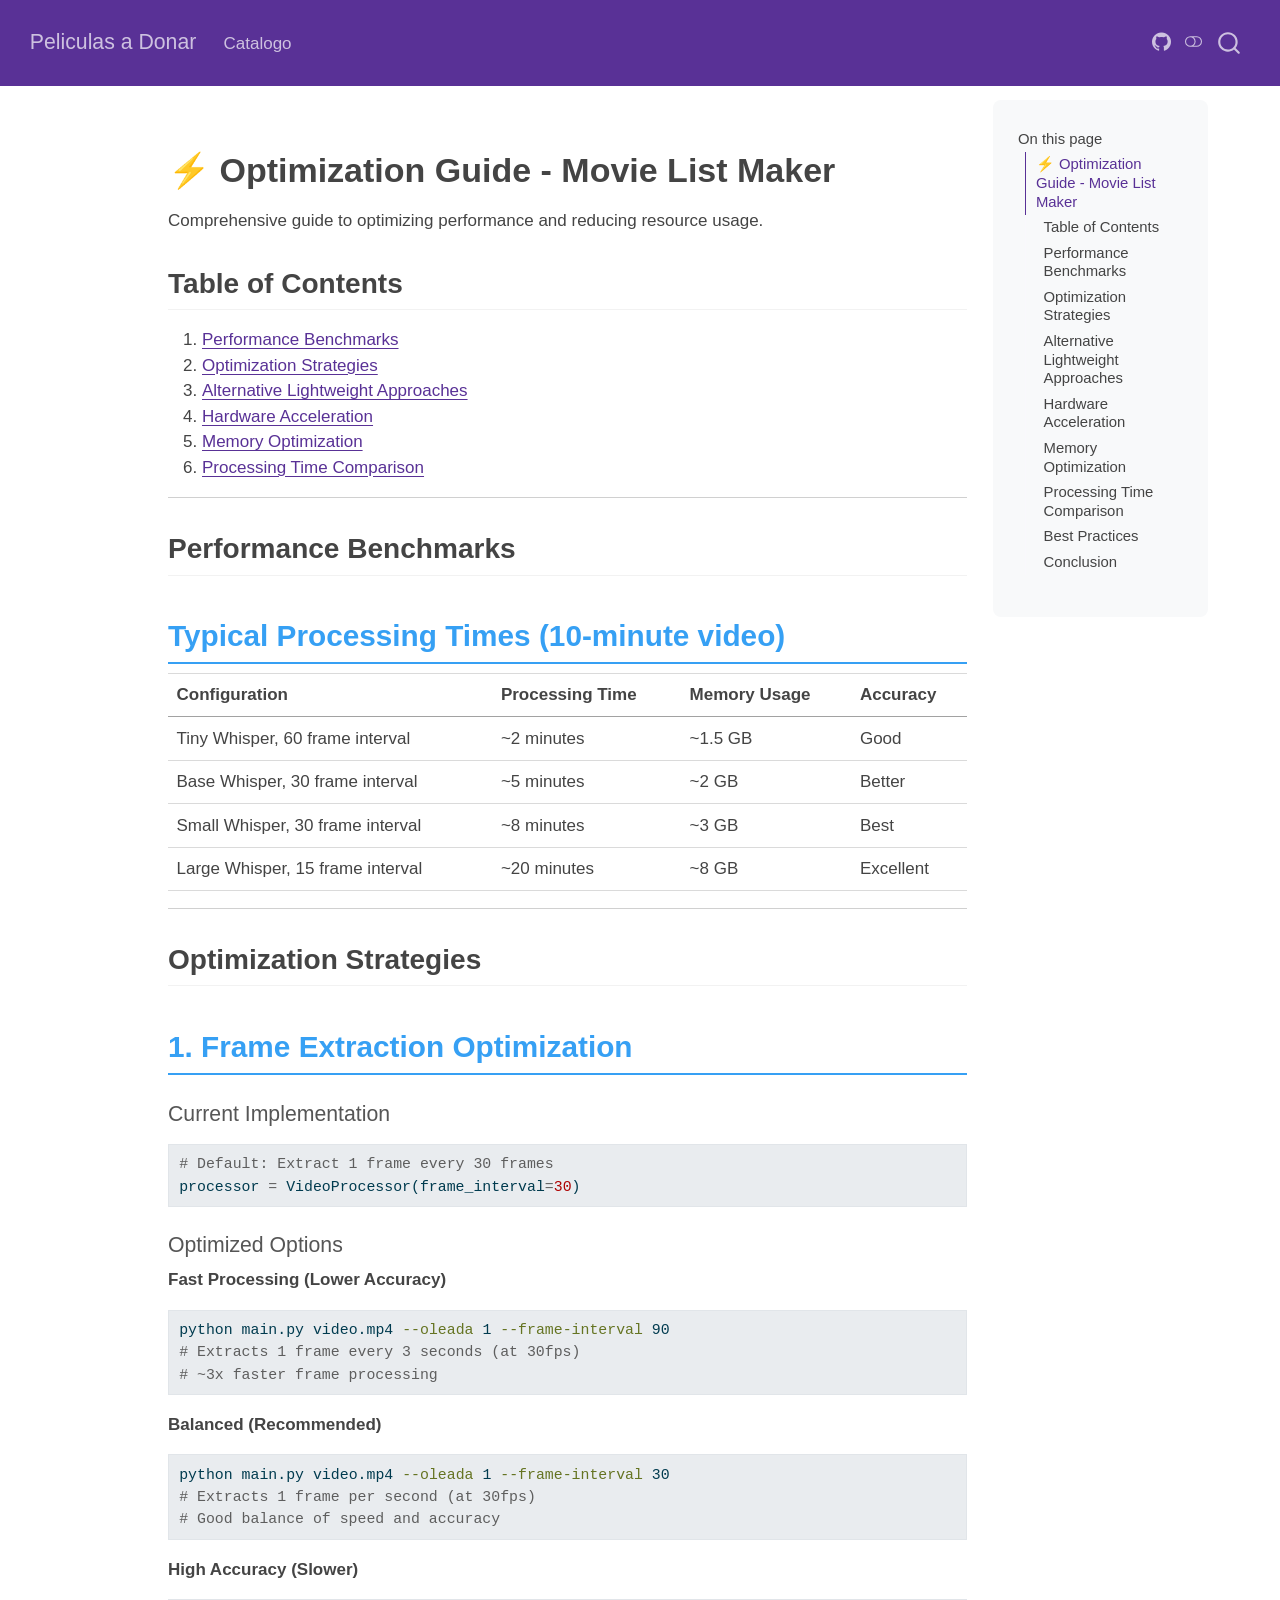
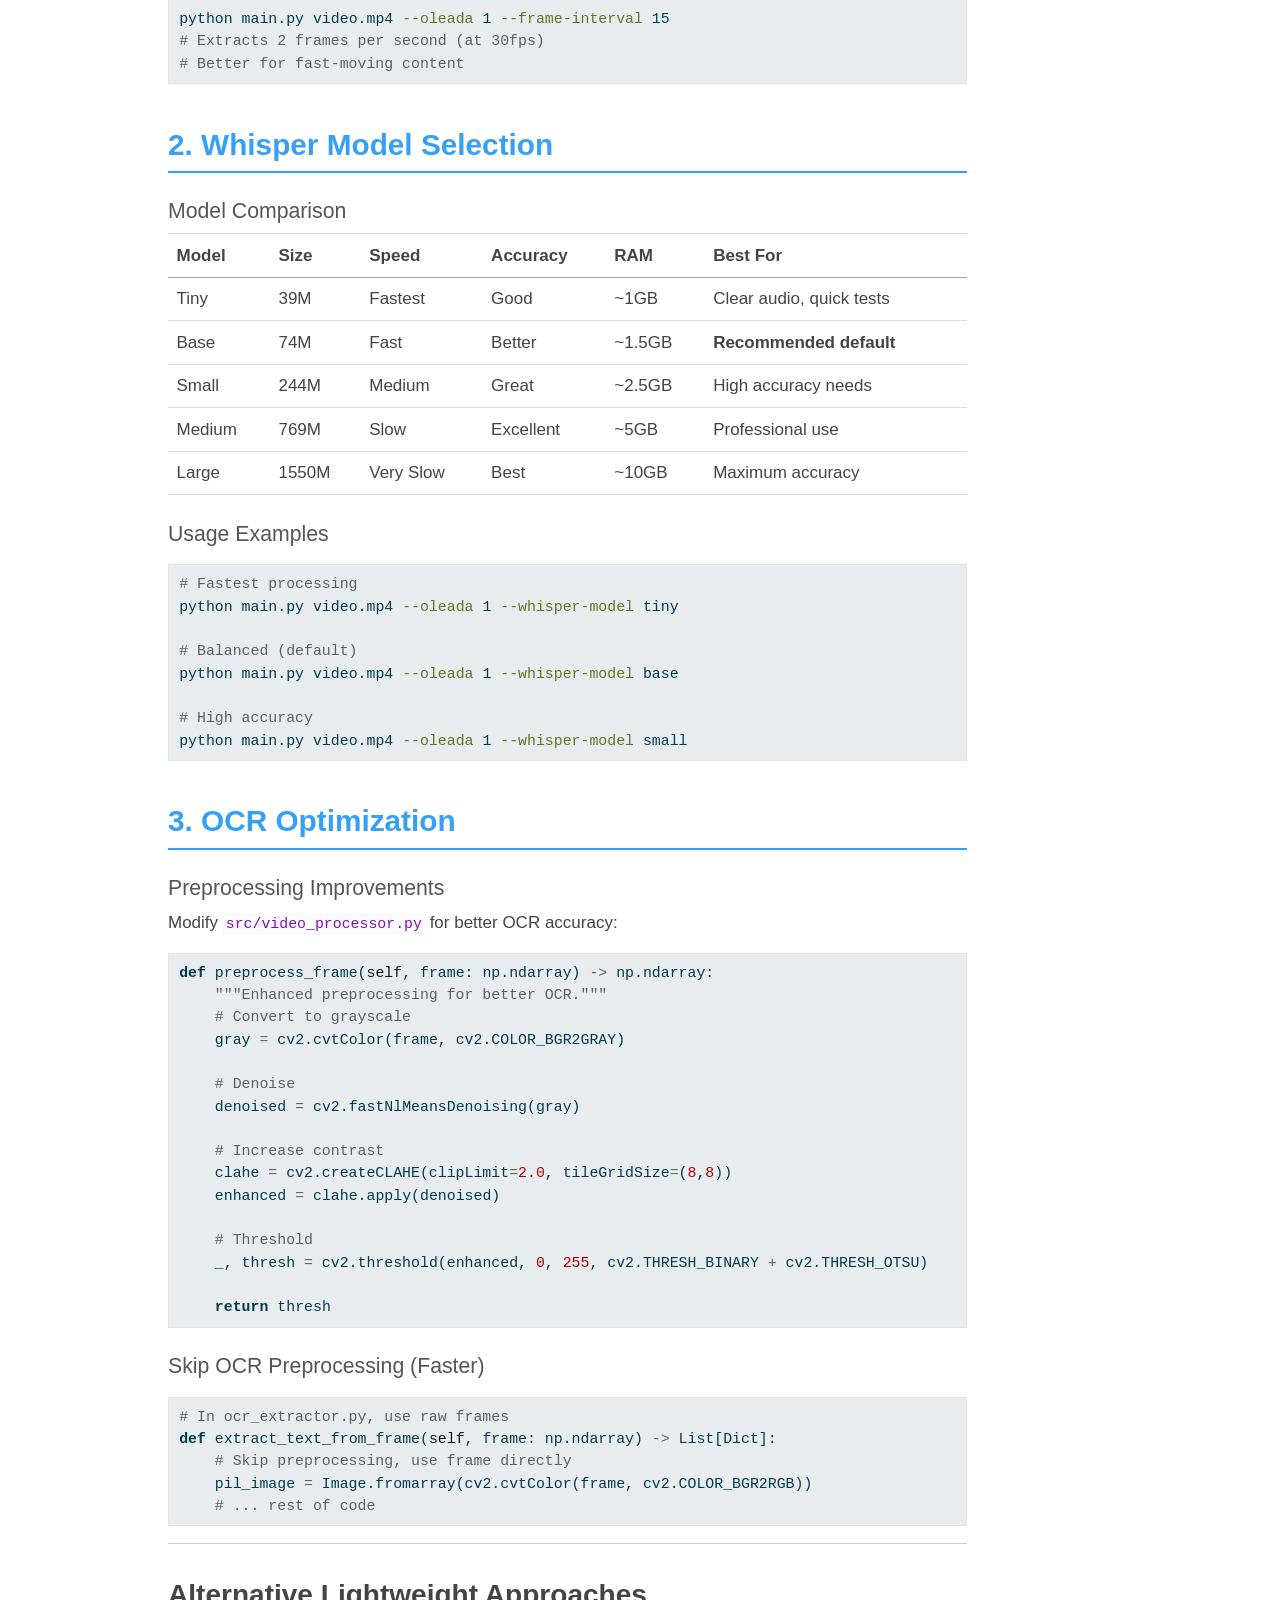
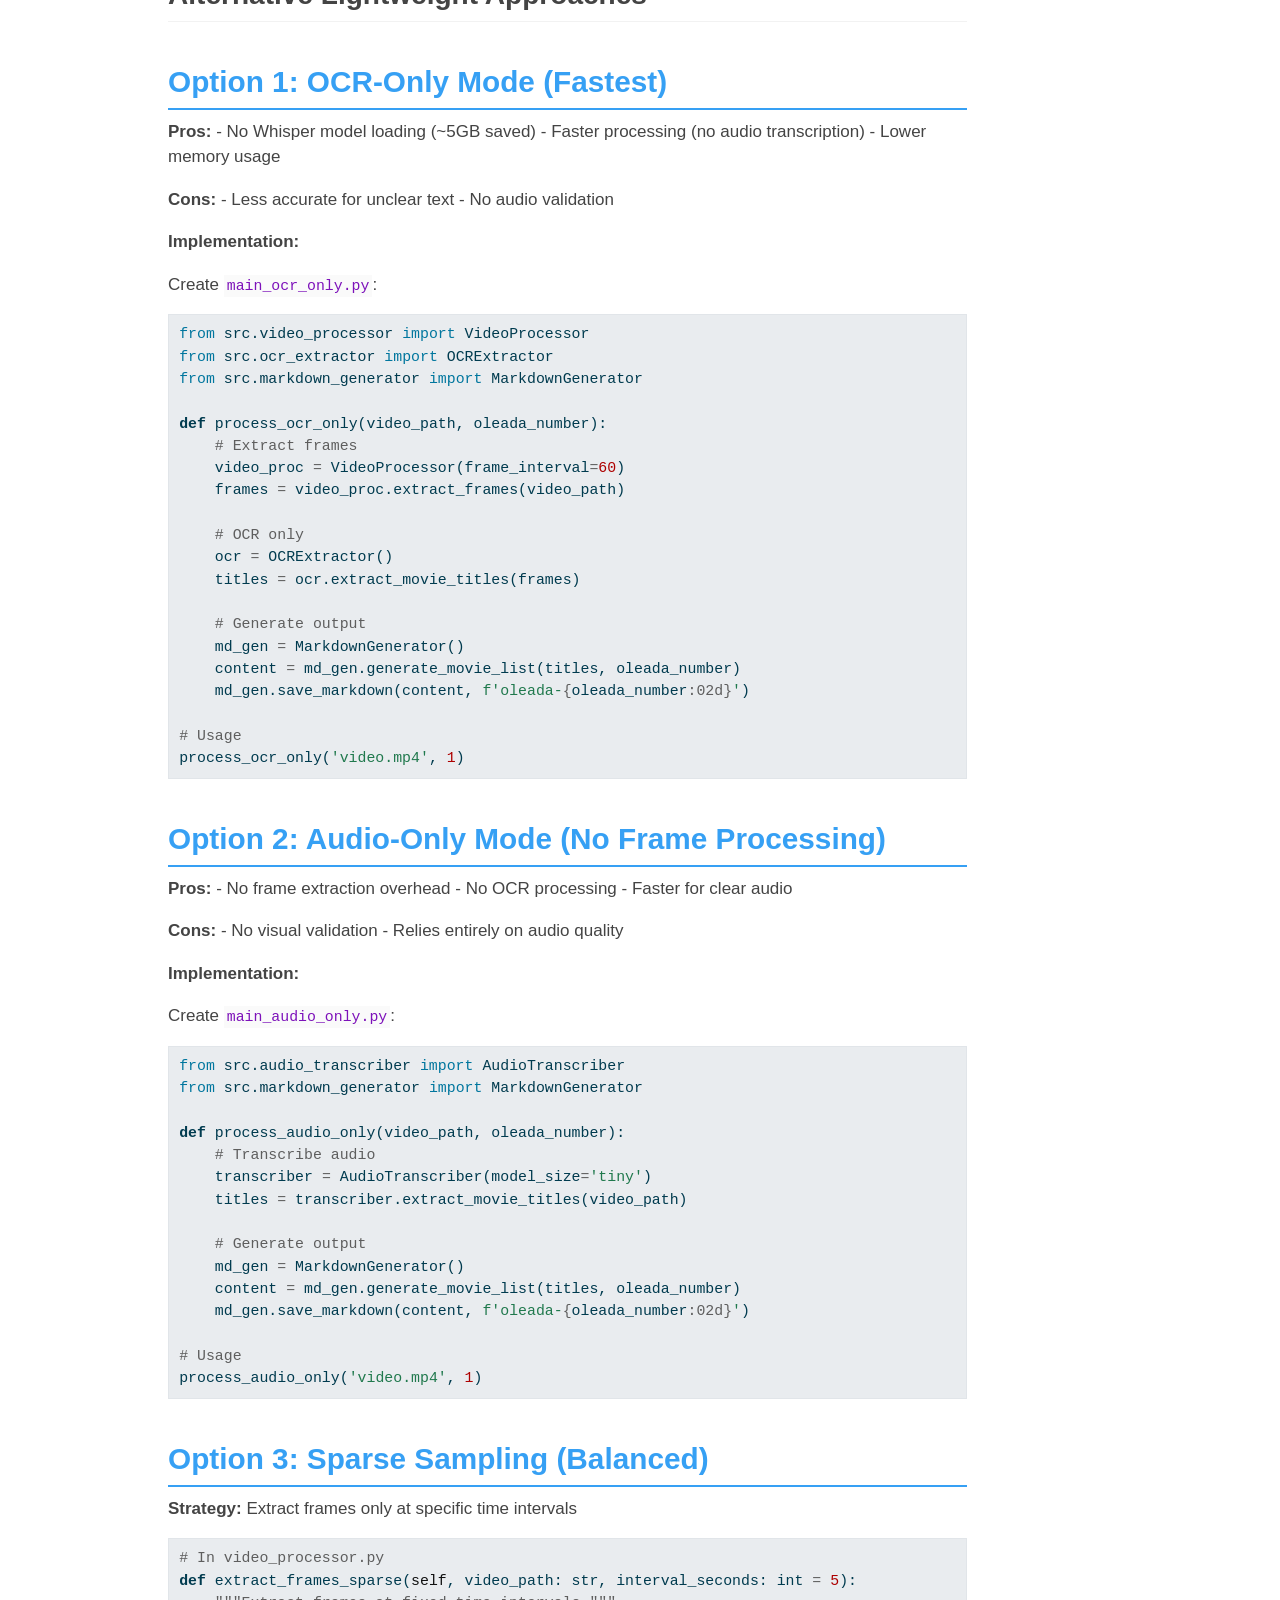
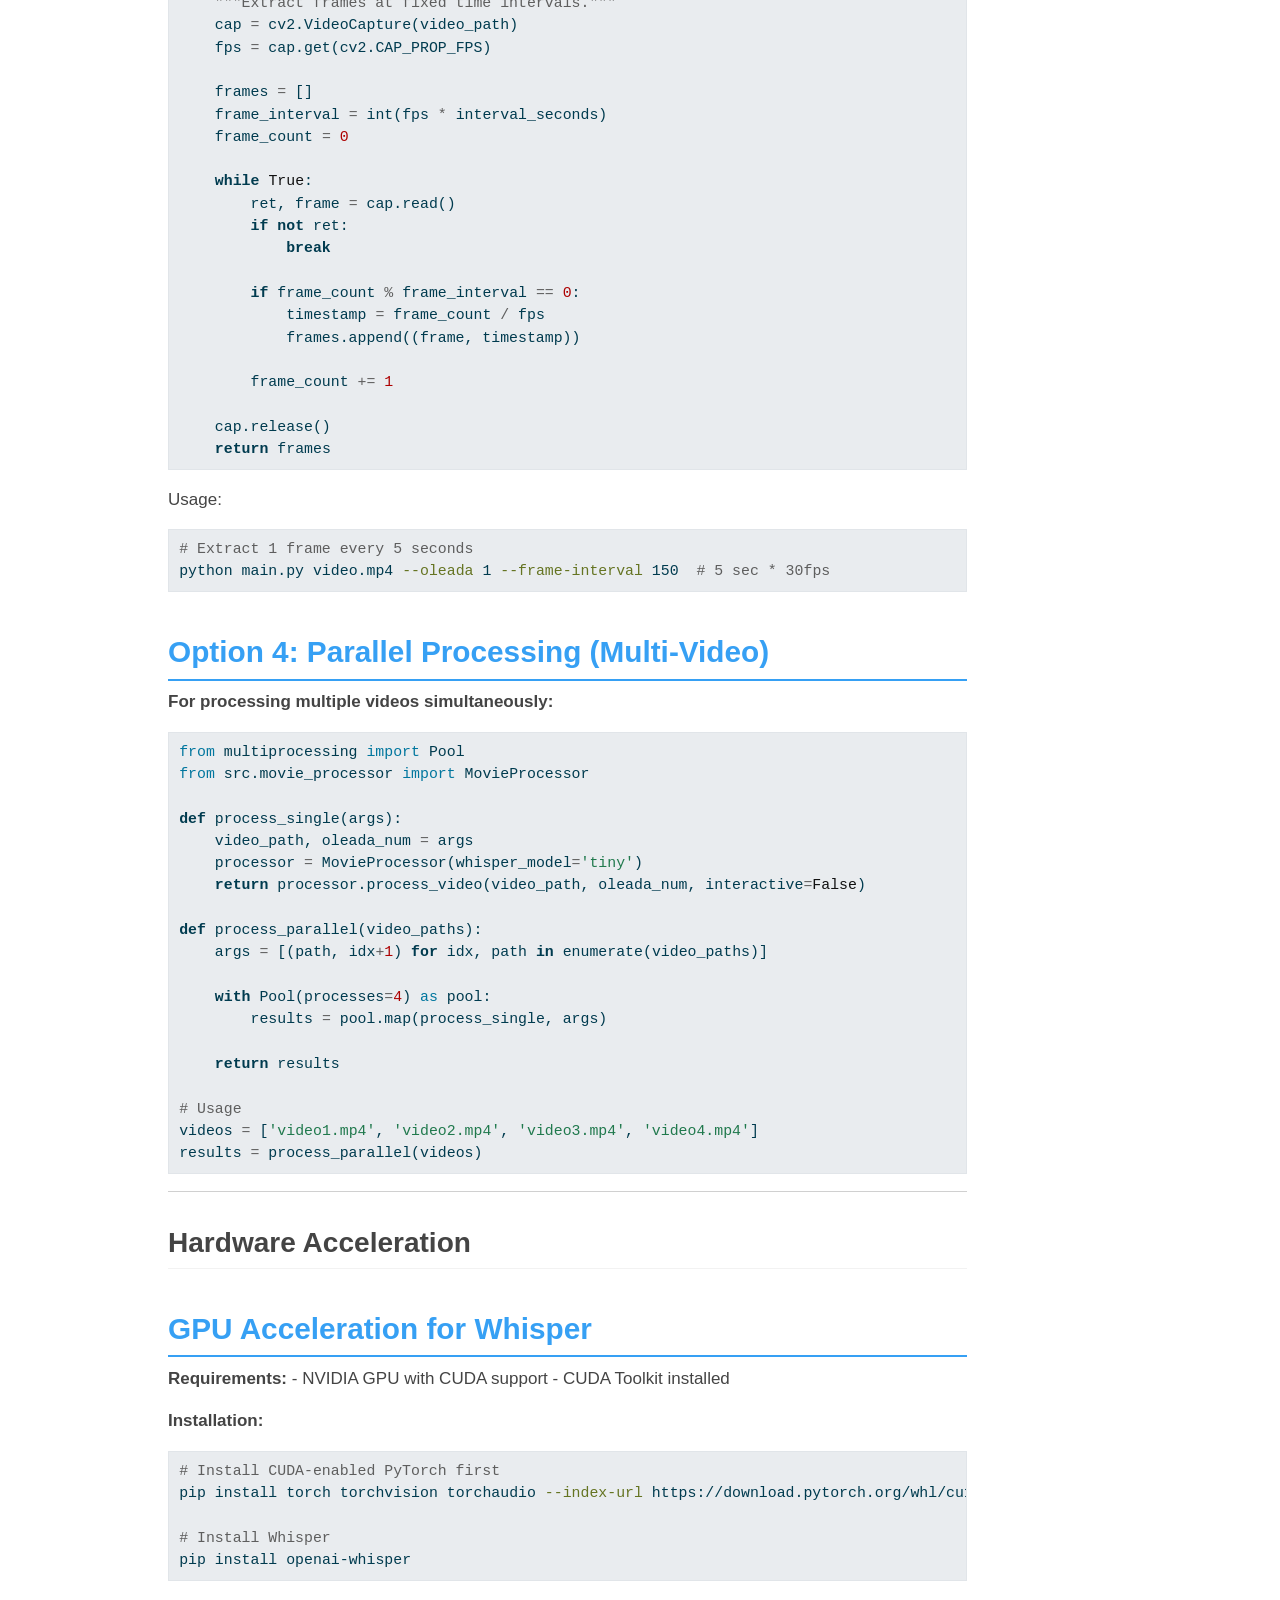
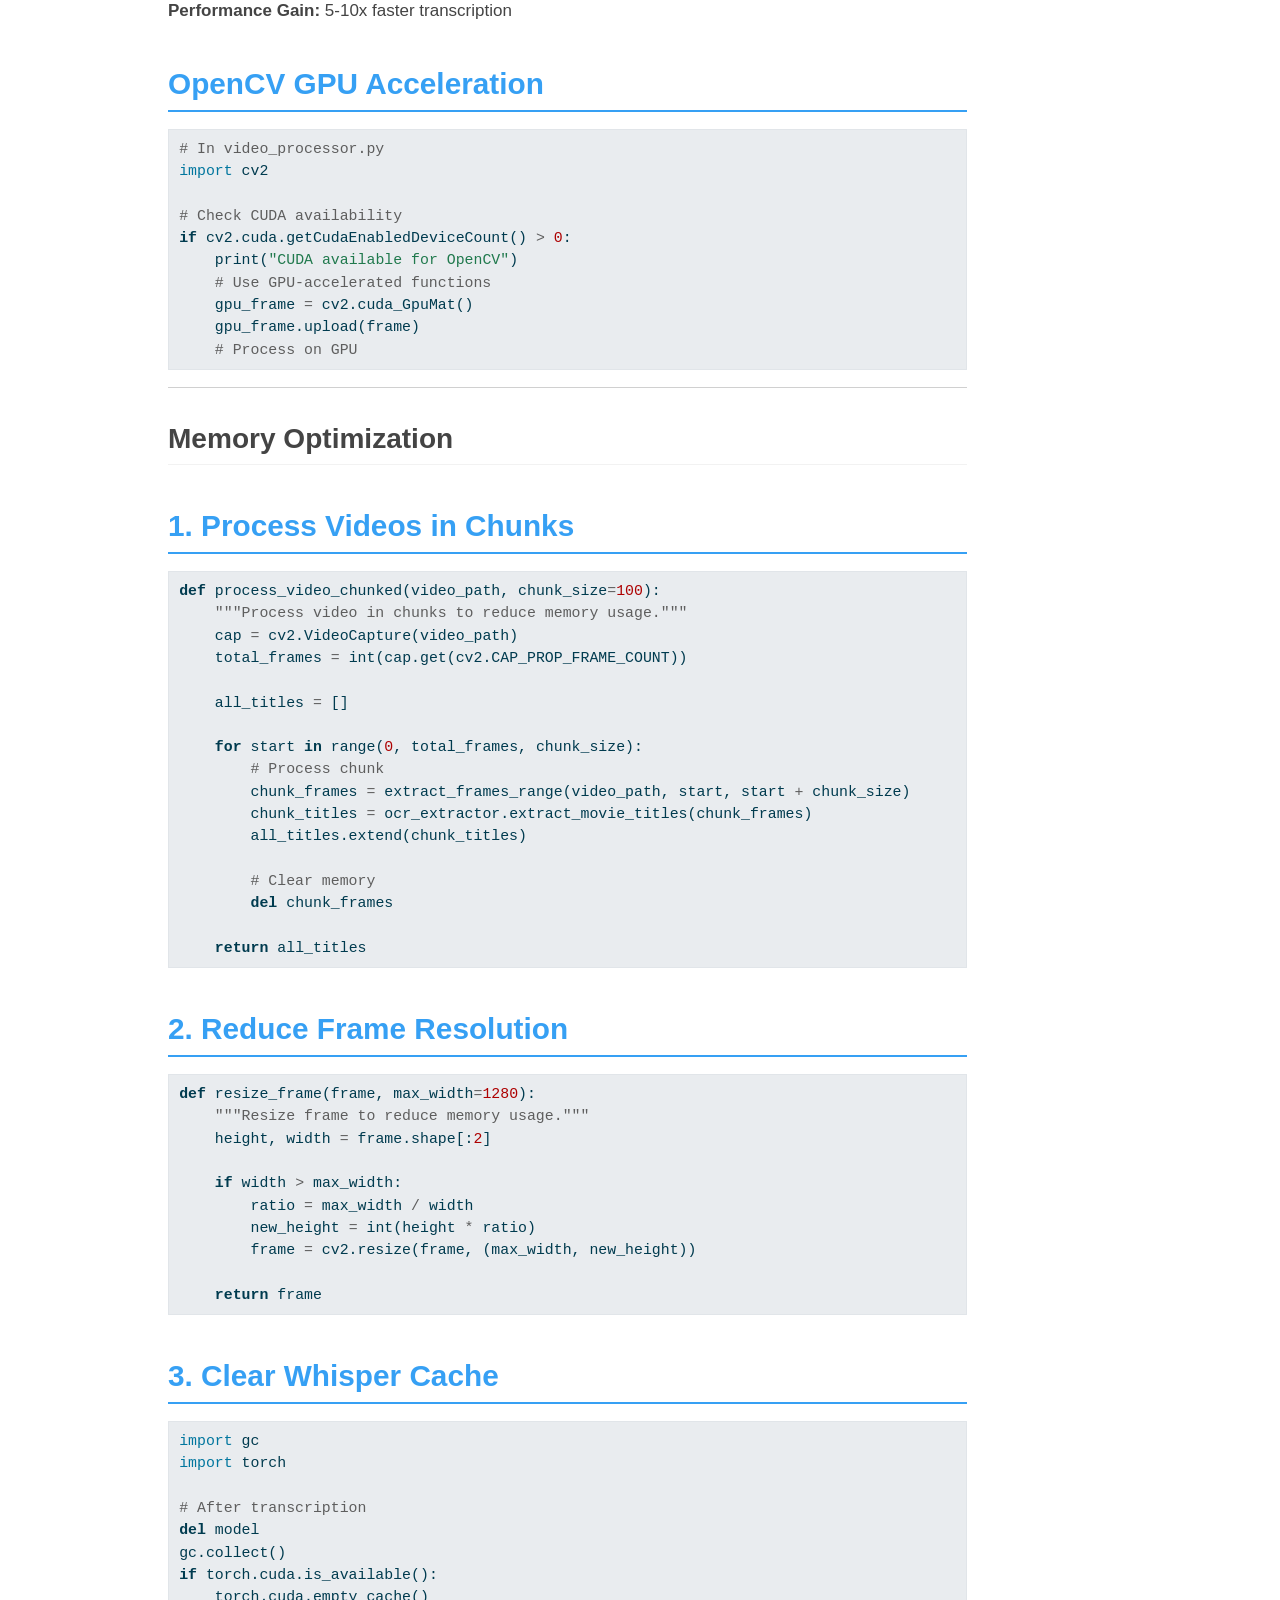
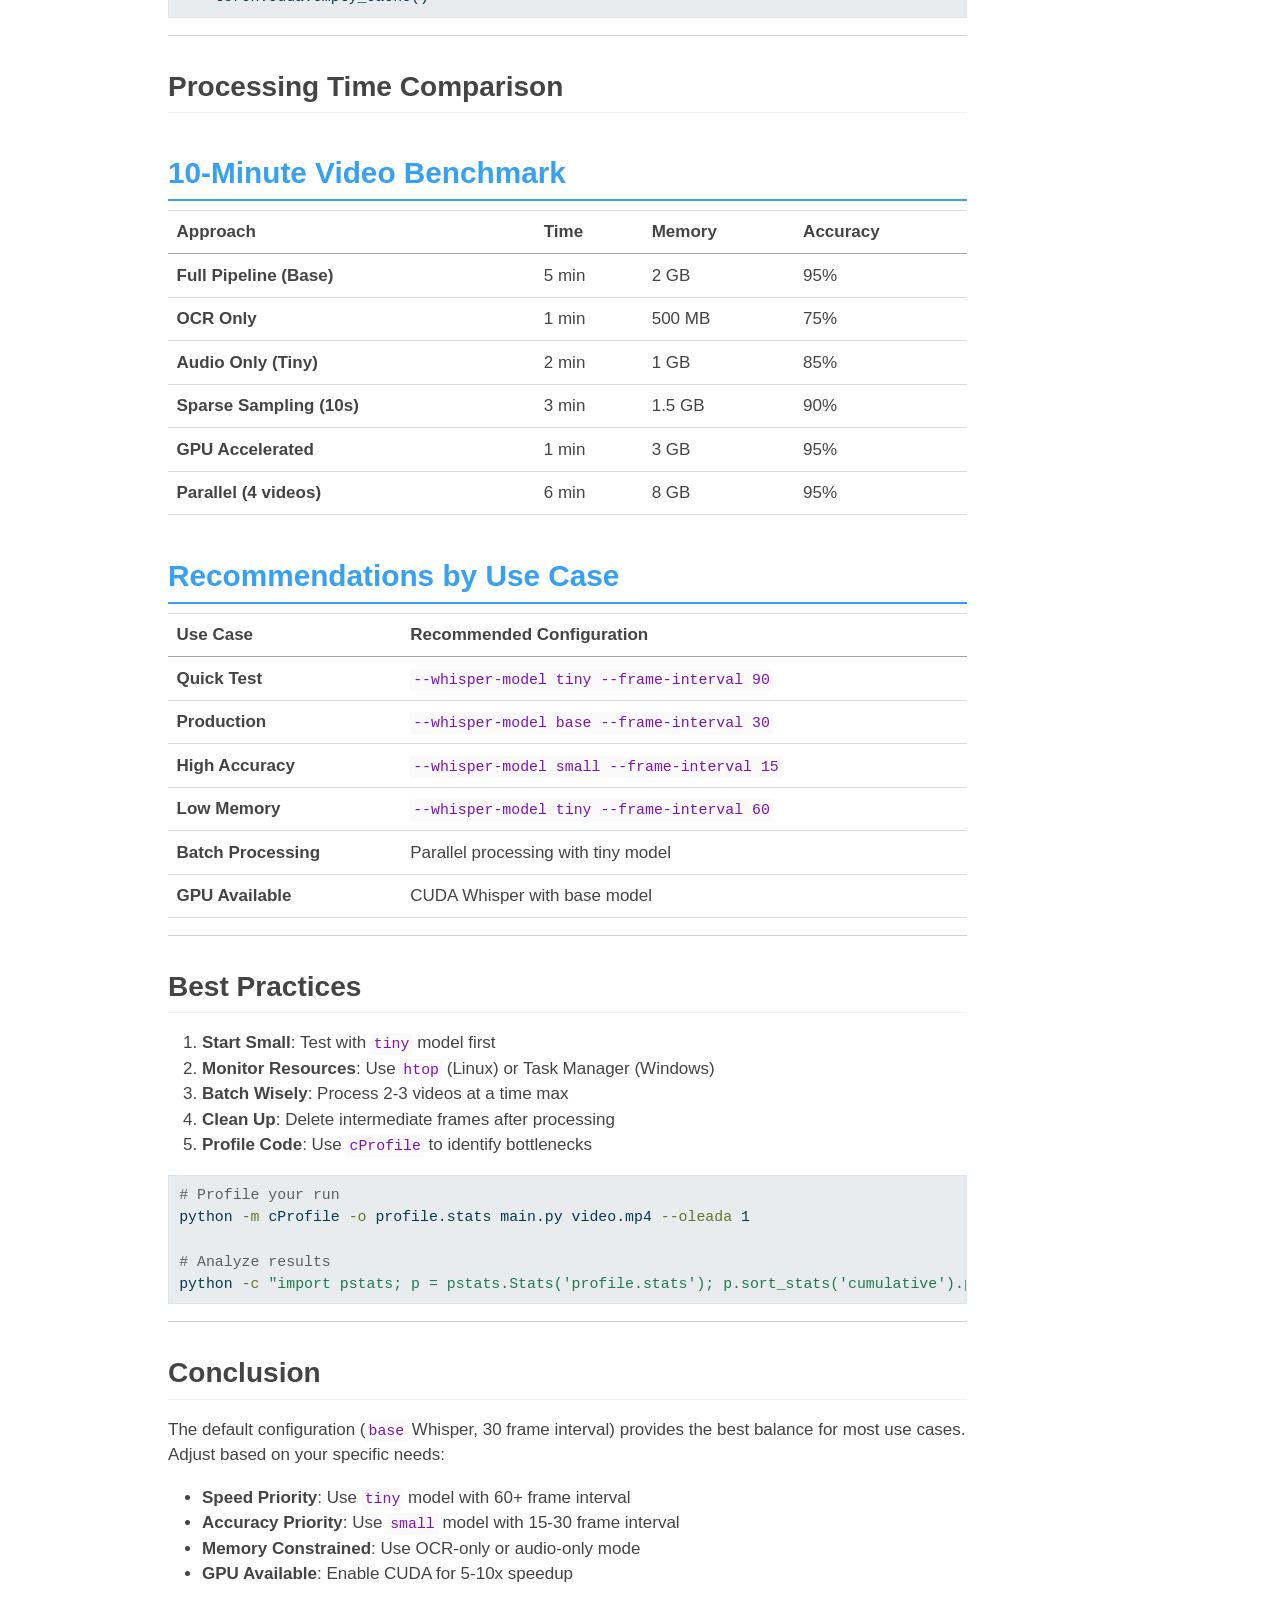
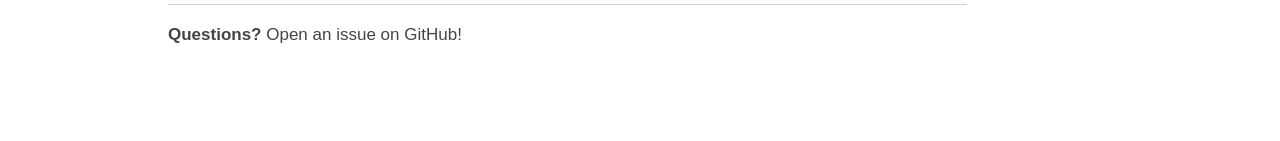
<file: OPTIMIZATION.html>
<!DOCTYPE html>
<html xmlns="http://www.w3.org/1999/xhtml" lang="en" xml:lang="en"><head>

<meta charset="utf-8">
<meta name="generator" content="quarto-1.6.42">

<meta name="viewport" content="width=device-width, initial-scale=1.0, user-scalable=yes">


<title>optimization – Peliculas a Donar</title>
<style>
code{white-space: pre-wrap;}
span.smallcaps{font-variant: small-caps;}
div.columns{display: flex; gap: min(4vw, 1.5em);}
div.column{flex: auto; overflow-x: auto;}
div.hanging-indent{margin-left: 1.5em; text-indent: -1.5em;}
ul.task-list{list-style: none;}
ul.task-list li input[type="checkbox"] {
  width: 0.8em;
  margin: 0 0.8em 0.2em -1em; /* quarto-specific, see https://github.com/quarto-dev/quarto-cli/issues/4556 */ 
  vertical-align: middle;
}
/* CSS for syntax highlighting */
pre > code.sourceCode { white-space: pre; position: relative; }
pre > code.sourceCode > span { line-height: 1.25; }
pre > code.sourceCode > span:empty { height: 1.2em; }
.sourceCode { overflow: visible; }
code.sourceCode > span { color: inherit; text-decoration: inherit; }
div.sourceCode { margin: 1em 0; }
pre.sourceCode { margin: 0; }
@media screen {
div.sourceCode { overflow: auto; }
}
@media print {
pre > code.sourceCode { white-space: pre-wrap; }
pre > code.sourceCode > span { display: inline-block; text-indent: -5em; padding-left: 5em; }
}
pre.numberSource code
  { counter-reset: source-line 0; }
pre.numberSource code > span
  { position: relative; left: -4em; counter-increment: source-line; }
pre.numberSource code > span > a:first-child::before
  { content: counter(source-line);
    position: relative; left: -1em; text-align: right; vertical-align: baseline;
    border: none; display: inline-block;
    -webkit-touch-callout: none; -webkit-user-select: none;
    -khtml-user-select: none; -moz-user-select: none;
    -ms-user-select: none; user-select: none;
    padding: 0 4px; width: 4em;
  }
pre.numberSource { margin-left: 3em;  padding-left: 4px; }
div.sourceCode
  {   }
@media screen {
pre > code.sourceCode > span > a:first-child::before { text-decoration: underline; }
}
</style>


<script src="site_libs/quarto-nav/quarto-nav.js"></script>
<script src="site_libs/quarto-nav/headroom.min.js"></script>
<script src="site_libs/clipboard/clipboard.min.js"></script>
<script src="site_libs/quarto-search/autocomplete.umd.js"></script>
<script src="site_libs/quarto-search/fuse.min.js"></script>
<script src="site_libs/quarto-search/quarto-search.js"></script>
<meta name="quarto:offset" content="./">
<script src="site_libs/quarto-html/quarto.js"></script>
<script src="site_libs/quarto-html/popper.min.js"></script>
<script src="site_libs/quarto-html/tippy.umd.min.js"></script>
<script src="site_libs/quarto-html/anchor.min.js"></script>
<link href="site_libs/quarto-html/tippy.css" rel="stylesheet">
<link href="site_libs/quarto-html/quarto-syntax-highlighting-2f5df379a58b258e96c21c0638c20c03.css" rel="stylesheet" class="quarto-color-scheme" id="quarto-text-highlighting-styles">
<link href="site_libs/quarto-html/quarto-syntax-highlighting-dark-b53751a350365c71b6c909e95f209ed1.css" rel="prefetch" class="quarto-color-scheme quarto-color-alternate" id="quarto-text-highlighting-styles">
<script src="site_libs/bootstrap/bootstrap.min.js"></script>
<link href="site_libs/bootstrap/bootstrap-icons.css" rel="stylesheet">
<link href="site_libs/bootstrap/bootstrap-1b8372f3e2b4d1d72ad890953af485ee.min.css" rel="stylesheet" append-hash="true" class="quarto-color-scheme" id="quarto-bootstrap" data-mode="light">
<link href="site_libs/bootstrap/bootstrap-dark-a41b79df0362c2df3072d8a9cbcc52e7.min.css" rel="prefetch" append-hash="true" class="quarto-color-scheme quarto-color-alternate" id="quarto-bootstrap" data-mode="light">
<script id="quarto-search-options" type="application/json">{
  "location": "navbar",
  "copy-button": false,
  "collapse-after": 3,
  "panel-placement": "end",
  "type": "overlay",
  "limit": 50,
  "keyboard-shortcut": [
    "f",
    "/",
    "s"
  ],
  "show-item-context": false,
  "language": {
    "search-no-results-text": "No results",
    "search-matching-documents-text": "matching documents",
    "search-copy-link-title": "Copy link to search",
    "search-hide-matches-text": "Hide additional matches",
    "search-more-match-text": "more match in this document",
    "search-more-matches-text": "more matches in this document",
    "search-clear-button-title": "Clear",
    "search-text-placeholder": "",
    "search-detached-cancel-button-title": "Cancel",
    "search-submit-button-title": "Submit",
    "search-label": "Search"
  }
}</script>


<link rel="stylesheet" href="styles.css">
</head>

<body class="nav-fixed">

<div id="quarto-search-results"></div>
  <header id="quarto-header" class="headroom fixed-top">
    <nav class="navbar navbar-expand-lg " data-bs-theme="dark">
      <div class="navbar-container container-fluid">
      <div class="navbar-brand-container mx-auto">
    <a class="navbar-brand" href="./index.html">
    <span class="navbar-title">Peliculas a Donar</span>
    </a>
  </div>
            <div id="quarto-search" class="" title="Search"></div>
          <button class="navbar-toggler" type="button" data-bs-toggle="collapse" data-bs-target="#navbarCollapse" aria-controls="navbarCollapse" role="menu" aria-expanded="false" aria-label="Toggle navigation" onclick="if (window.quartoToggleHeadroom) { window.quartoToggleHeadroom(); }">
  <span class="navbar-toggler-icon"></span>
</button>
          <div class="collapse navbar-collapse" id="navbarCollapse">
            <ul class="navbar-nav navbar-nav-scroll me-auto">
  <li class="nav-item">
    <a class="nav-link" href="./index.html"> 
<span class="menu-text">Catalogo</span></a>
  </li>  
</ul>
            <ul class="navbar-nav navbar-nav-scroll ms-auto">
  <li class="nav-item compact">
    <a class="nav-link" href="https://github.com"> <i class="bi bi-github" role="img">
</i> 
<span class="menu-text"></span></a>
  </li>  
</ul>
          </div> <!-- /navcollapse -->
            <div class="quarto-navbar-tools">
  <a href="" class="quarto-color-scheme-toggle quarto-navigation-tool  px-1" onclick="window.quartoToggleColorScheme(); return false;" title="Toggle dark mode"><i class="bi"></i></a>
</div>
      </div> <!-- /container-fluid -->
    </nav>
</header>
<!-- content -->
<div id="quarto-content" class="quarto-container page-columns page-rows-contents page-layout-article page-navbar">
<!-- sidebar -->
<!-- margin-sidebar -->
    <div id="quarto-margin-sidebar" class="sidebar margin-sidebar">
        <nav id="TOC" role="doc-toc" class="toc-active">
    <h2 id="toc-title">On this page</h2>
   
  <ul>
  <li><a href="#optimization-guide---movie-list-maker" id="toc-optimization-guide---movie-list-maker" class="nav-link active" data-scroll-target="#optimization-guide---movie-list-maker">⚡ Optimization Guide - Movie List Maker</a>
  <ul class="collapse">
  <li><a href="#table-of-contents" id="toc-table-of-contents" class="nav-link" data-scroll-target="#table-of-contents">Table of Contents</a></li>
  <li><a href="#performance-benchmarks" id="toc-performance-benchmarks" class="nav-link" data-scroll-target="#performance-benchmarks">Performance Benchmarks</a>
  <ul class="collapse">
  <li><a href="#typical-processing-times-10-minute-video" id="toc-typical-processing-times-10-minute-video" class="nav-link" data-scroll-target="#typical-processing-times-10-minute-video">Typical Processing Times (10-minute video)</a></li>
  </ul></li>
  <li><a href="#optimization-strategies" id="toc-optimization-strategies" class="nav-link" data-scroll-target="#optimization-strategies">Optimization Strategies</a>
  <ul class="collapse">
  <li><a href="#frame-extraction-optimization" id="toc-frame-extraction-optimization" class="nav-link" data-scroll-target="#frame-extraction-optimization">1. Frame Extraction Optimization</a></li>
  <li><a href="#whisper-model-selection" id="toc-whisper-model-selection" class="nav-link" data-scroll-target="#whisper-model-selection">2. Whisper Model Selection</a></li>
  <li><a href="#ocr-optimization" id="toc-ocr-optimization" class="nav-link" data-scroll-target="#ocr-optimization">3. OCR Optimization</a></li>
  </ul></li>
  <li><a href="#alternative-lightweight-approaches" id="toc-alternative-lightweight-approaches" class="nav-link" data-scroll-target="#alternative-lightweight-approaches">Alternative Lightweight Approaches</a>
  <ul class="collapse">
  <li><a href="#option-1-ocr-only-mode-fastest" id="toc-option-1-ocr-only-mode-fastest" class="nav-link" data-scroll-target="#option-1-ocr-only-mode-fastest">Option 1: OCR-Only Mode (Fastest)</a></li>
  <li><a href="#option-2-audio-only-mode-no-frame-processing" id="toc-option-2-audio-only-mode-no-frame-processing" class="nav-link" data-scroll-target="#option-2-audio-only-mode-no-frame-processing">Option 2: Audio-Only Mode (No Frame Processing)</a></li>
  <li><a href="#option-3-sparse-sampling-balanced" id="toc-option-3-sparse-sampling-balanced" class="nav-link" data-scroll-target="#option-3-sparse-sampling-balanced">Option 3: Sparse Sampling (Balanced)</a></li>
  <li><a href="#option-4-parallel-processing-multi-video" id="toc-option-4-parallel-processing-multi-video" class="nav-link" data-scroll-target="#option-4-parallel-processing-multi-video">Option 4: Parallel Processing (Multi-Video)</a></li>
  </ul></li>
  <li><a href="#hardware-acceleration" id="toc-hardware-acceleration" class="nav-link" data-scroll-target="#hardware-acceleration">Hardware Acceleration</a>
  <ul class="collapse">
  <li><a href="#gpu-acceleration-for-whisper" id="toc-gpu-acceleration-for-whisper" class="nav-link" data-scroll-target="#gpu-acceleration-for-whisper">GPU Acceleration for Whisper</a></li>
  <li><a href="#opencv-gpu-acceleration" id="toc-opencv-gpu-acceleration" class="nav-link" data-scroll-target="#opencv-gpu-acceleration">OpenCV GPU Acceleration</a></li>
  </ul></li>
  <li><a href="#memory-optimization" id="toc-memory-optimization" class="nav-link" data-scroll-target="#memory-optimization">Memory Optimization</a>
  <ul class="collapse">
  <li><a href="#process-videos-in-chunks" id="toc-process-videos-in-chunks" class="nav-link" data-scroll-target="#process-videos-in-chunks">1. Process Videos in Chunks</a></li>
  <li><a href="#reduce-frame-resolution" id="toc-reduce-frame-resolution" class="nav-link" data-scroll-target="#reduce-frame-resolution">2. Reduce Frame Resolution</a></li>
  <li><a href="#clear-whisper-cache" id="toc-clear-whisper-cache" class="nav-link" data-scroll-target="#clear-whisper-cache">3. Clear Whisper Cache</a></li>
  </ul></li>
  <li><a href="#processing-time-comparison" id="toc-processing-time-comparison" class="nav-link" data-scroll-target="#processing-time-comparison">Processing Time Comparison</a>
  <ul class="collapse">
  <li><a href="#minute-video-benchmark" id="toc-minute-video-benchmark" class="nav-link" data-scroll-target="#minute-video-benchmark">10-Minute Video Benchmark</a></li>
  <li><a href="#recommendations-by-use-case" id="toc-recommendations-by-use-case" class="nav-link" data-scroll-target="#recommendations-by-use-case">Recommendations by Use Case</a></li>
  </ul></li>
  <li><a href="#best-practices" id="toc-best-practices" class="nav-link" data-scroll-target="#best-practices">Best Practices</a></li>
  <li><a href="#conclusion" id="toc-conclusion" class="nav-link" data-scroll-target="#conclusion">Conclusion</a></li>
  </ul></li>
  </ul>
</nav>
    </div>
<!-- main -->
<main class="content" id="quarto-document-content"><header id="title-block-header" class="quarto-title-block"></header>




<section id="optimization-guide---movie-list-maker" class="level1">
<h1>⚡ Optimization Guide - Movie List Maker</h1>
<p>Comprehensive guide to optimizing performance and reducing resource usage.</p>
<section id="table-of-contents" class="level2">
<h2 class="anchored" data-anchor-id="table-of-contents">Table of Contents</h2>
<ol type="1">
<li><a href="#performance-benchmarks">Performance Benchmarks</a></li>
<li><a href="#optimization-strategies">Optimization Strategies</a></li>
<li><a href="#alternative-lightweight-approaches">Alternative Lightweight Approaches</a></li>
<li><a href="#hardware-acceleration">Hardware Acceleration</a></li>
<li><a href="#memory-optimization">Memory Optimization</a></li>
<li><a href="#processing-time-comparison">Processing Time Comparison</a></li>
</ol>
<hr>
</section>
<section id="performance-benchmarks" class="level2">
<h2 class="anchored" data-anchor-id="performance-benchmarks">Performance Benchmarks</h2>
<section id="typical-processing-times-10-minute-video" class="level3">
<h3 class="anchored" data-anchor-id="typical-processing-times-10-minute-video">Typical Processing Times (10-minute video)</h3>
<table class="caption-top table">
<thead>
<tr class="header">
<th>Configuration</th>
<th>Processing Time</th>
<th>Memory Usage</th>
<th>Accuracy</th>
</tr>
</thead>
<tbody>
<tr class="odd">
<td>Tiny Whisper, 60 frame interval</td>
<td>~2 minutes</td>
<td>~1.5 GB</td>
<td>Good</td>
</tr>
<tr class="even">
<td>Base Whisper, 30 frame interval</td>
<td>~5 minutes</td>
<td>~2 GB</td>
<td>Better</td>
</tr>
<tr class="odd">
<td>Small Whisper, 30 frame interval</td>
<td>~8 minutes</td>
<td>~3 GB</td>
<td>Best</td>
</tr>
<tr class="even">
<td>Large Whisper, 15 frame interval</td>
<td>~20 minutes</td>
<td>~8 GB</td>
<td>Excellent</td>
</tr>
</tbody>
</table>
<hr>
</section>
</section>
<section id="optimization-strategies" class="level2">
<h2 class="anchored" data-anchor-id="optimization-strategies">Optimization Strategies</h2>
<section id="frame-extraction-optimization" class="level3">
<h3 class="anchored" data-anchor-id="frame-extraction-optimization">1. Frame Extraction Optimization</h3>
<section id="current-implementation" class="level4">
<h4 class="anchored" data-anchor-id="current-implementation">Current Implementation</h4>
<div class="sourceCode" id="cb1"><pre class="sourceCode python code-with-copy"><code class="sourceCode python"><span id="cb1-1"><a href="#cb1-1" aria-hidden="true" tabindex="-1"></a><span class="co"># Default: Extract 1 frame every 30 frames</span></span>
<span id="cb1-2"><a href="#cb1-2" aria-hidden="true" tabindex="-1"></a>processor <span class="op">=</span> VideoProcessor(frame_interval<span class="op">=</span><span class="dv">30</span>)</span></code><button title="Copy to Clipboard" class="code-copy-button"><i class="bi"></i></button></pre></div>
</section>
<section id="optimized-options" class="level4">
<h4 class="anchored" data-anchor-id="optimized-options">Optimized Options</h4>
<p><strong>Fast Processing (Lower Accuracy)</strong></p>
<div class="sourceCode" id="cb2"><pre class="sourceCode bash code-with-copy"><code class="sourceCode bash"><span id="cb2-1"><a href="#cb2-1" aria-hidden="true" tabindex="-1"></a><span class="ex">python</span> main.py video.mp4 <span class="at">--oleada</span> 1 <span class="at">--frame-interval</span> 90</span>
<span id="cb2-2"><a href="#cb2-2" aria-hidden="true" tabindex="-1"></a><span class="co"># Extracts 1 frame every 3 seconds (at 30fps)</span></span>
<span id="cb2-3"><a href="#cb2-3" aria-hidden="true" tabindex="-1"></a><span class="co"># ~3x faster frame processing</span></span></code><button title="Copy to Clipboard" class="code-copy-button"><i class="bi"></i></button></pre></div>
<p><strong>Balanced (Recommended)</strong></p>
<div class="sourceCode" id="cb3"><pre class="sourceCode bash code-with-copy"><code class="sourceCode bash"><span id="cb3-1"><a href="#cb3-1" aria-hidden="true" tabindex="-1"></a><span class="ex">python</span> main.py video.mp4 <span class="at">--oleada</span> 1 <span class="at">--frame-interval</span> 30</span>
<span id="cb3-2"><a href="#cb3-2" aria-hidden="true" tabindex="-1"></a><span class="co"># Extracts 1 frame per second (at 30fps)</span></span>
<span id="cb3-3"><a href="#cb3-3" aria-hidden="true" tabindex="-1"></a><span class="co"># Good balance of speed and accuracy</span></span></code><button title="Copy to Clipboard" class="code-copy-button"><i class="bi"></i></button></pre></div>
<p><strong>High Accuracy (Slower)</strong></p>
<div class="sourceCode" id="cb4"><pre class="sourceCode bash code-with-copy"><code class="sourceCode bash"><span id="cb4-1"><a href="#cb4-1" aria-hidden="true" tabindex="-1"></a><span class="ex">python</span> main.py video.mp4 <span class="at">--oleada</span> 1 <span class="at">--frame-interval</span> 15</span>
<span id="cb4-2"><a href="#cb4-2" aria-hidden="true" tabindex="-1"></a><span class="co"># Extracts 2 frames per second (at 30fps)</span></span>
<span id="cb4-3"><a href="#cb4-3" aria-hidden="true" tabindex="-1"></a><span class="co"># Better for fast-moving content</span></span></code><button title="Copy to Clipboard" class="code-copy-button"><i class="bi"></i></button></pre></div>
</section>
</section>
<section id="whisper-model-selection" class="level3">
<h3 class="anchored" data-anchor-id="whisper-model-selection">2. Whisper Model Selection</h3>
<section id="model-comparison" class="level4">
<h4 class="anchored" data-anchor-id="model-comparison">Model Comparison</h4>
<table class="caption-top table">
<thead>
<tr class="header">
<th>Model</th>
<th>Size</th>
<th>Speed</th>
<th>Accuracy</th>
<th>RAM</th>
<th>Best For</th>
</tr>
</thead>
<tbody>
<tr class="odd">
<td>Tiny</td>
<td>39M</td>
<td>Fastest</td>
<td>Good</td>
<td>~1GB</td>
<td>Clear audio, quick tests</td>
</tr>
<tr class="even">
<td>Base</td>
<td>74M</td>
<td>Fast</td>
<td>Better</td>
<td>~1.5GB</td>
<td><strong>Recommended default</strong></td>
</tr>
<tr class="odd">
<td>Small</td>
<td>244M</td>
<td>Medium</td>
<td>Great</td>
<td>~2.5GB</td>
<td>High accuracy needs</td>
</tr>
<tr class="even">
<td>Medium</td>
<td>769M</td>
<td>Slow</td>
<td>Excellent</td>
<td>~5GB</td>
<td>Professional use</td>
</tr>
<tr class="odd">
<td>Large</td>
<td>1550M</td>
<td>Very Slow</td>
<td>Best</td>
<td>~10GB</td>
<td>Maximum accuracy</td>
</tr>
</tbody>
</table>
</section>
<section id="usage-examples" class="level4">
<h4 class="anchored" data-anchor-id="usage-examples">Usage Examples</h4>
<div class="sourceCode" id="cb5"><pre class="sourceCode bash code-with-copy"><code class="sourceCode bash"><span id="cb5-1"><a href="#cb5-1" aria-hidden="true" tabindex="-1"></a><span class="co"># Fastest processing</span></span>
<span id="cb5-2"><a href="#cb5-2" aria-hidden="true" tabindex="-1"></a><span class="ex">python</span> main.py video.mp4 <span class="at">--oleada</span> 1 <span class="at">--whisper-model</span> tiny</span>
<span id="cb5-3"><a href="#cb5-3" aria-hidden="true" tabindex="-1"></a></span>
<span id="cb5-4"><a href="#cb5-4" aria-hidden="true" tabindex="-1"></a><span class="co"># Balanced (default)</span></span>
<span id="cb5-5"><a href="#cb5-5" aria-hidden="true" tabindex="-1"></a><span class="ex">python</span> main.py video.mp4 <span class="at">--oleada</span> 1 <span class="at">--whisper-model</span> base</span>
<span id="cb5-6"><a href="#cb5-6" aria-hidden="true" tabindex="-1"></a></span>
<span id="cb5-7"><a href="#cb5-7" aria-hidden="true" tabindex="-1"></a><span class="co"># High accuracy</span></span>
<span id="cb5-8"><a href="#cb5-8" aria-hidden="true" tabindex="-1"></a><span class="ex">python</span> main.py video.mp4 <span class="at">--oleada</span> 1 <span class="at">--whisper-model</span> small</span></code><button title="Copy to Clipboard" class="code-copy-button"><i class="bi"></i></button></pre></div>
</section>
</section>
<section id="ocr-optimization" class="level3">
<h3 class="anchored" data-anchor-id="ocr-optimization">3. OCR Optimization</h3>
<section id="preprocessing-improvements" class="level4">
<h4 class="anchored" data-anchor-id="preprocessing-improvements">Preprocessing Improvements</h4>
<p>Modify <code>src/video_processor.py</code> for better OCR accuracy:</p>
<div class="sourceCode" id="cb6"><pre class="sourceCode python code-with-copy"><code class="sourceCode python"><span id="cb6-1"><a href="#cb6-1" aria-hidden="true" tabindex="-1"></a><span class="kw">def</span> preprocess_frame(<span class="va">self</span>, frame: np.ndarray) <span class="op">-&gt;</span> np.ndarray:</span>
<span id="cb6-2"><a href="#cb6-2" aria-hidden="true" tabindex="-1"></a>    <span class="co">"""Enhanced preprocessing for better OCR."""</span></span>
<span id="cb6-3"><a href="#cb6-3" aria-hidden="true" tabindex="-1"></a>    <span class="co"># Convert to grayscale</span></span>
<span id="cb6-4"><a href="#cb6-4" aria-hidden="true" tabindex="-1"></a>    gray <span class="op">=</span> cv2.cvtColor(frame, cv2.COLOR_BGR2GRAY)</span>
<span id="cb6-5"><a href="#cb6-5" aria-hidden="true" tabindex="-1"></a>    </span>
<span id="cb6-6"><a href="#cb6-6" aria-hidden="true" tabindex="-1"></a>    <span class="co"># Denoise</span></span>
<span id="cb6-7"><a href="#cb6-7" aria-hidden="true" tabindex="-1"></a>    denoised <span class="op">=</span> cv2.fastNlMeansDenoising(gray)</span>
<span id="cb6-8"><a href="#cb6-8" aria-hidden="true" tabindex="-1"></a>    </span>
<span id="cb6-9"><a href="#cb6-9" aria-hidden="true" tabindex="-1"></a>    <span class="co"># Increase contrast</span></span>
<span id="cb6-10"><a href="#cb6-10" aria-hidden="true" tabindex="-1"></a>    clahe <span class="op">=</span> cv2.createCLAHE(clipLimit<span class="op">=</span><span class="fl">2.0</span>, tileGridSize<span class="op">=</span>(<span class="dv">8</span>,<span class="dv">8</span>))</span>
<span id="cb6-11"><a href="#cb6-11" aria-hidden="true" tabindex="-1"></a>    enhanced <span class="op">=</span> clahe.<span class="bu">apply</span>(denoised)</span>
<span id="cb6-12"><a href="#cb6-12" aria-hidden="true" tabindex="-1"></a>    </span>
<span id="cb6-13"><a href="#cb6-13" aria-hidden="true" tabindex="-1"></a>    <span class="co"># Threshold</span></span>
<span id="cb6-14"><a href="#cb6-14" aria-hidden="true" tabindex="-1"></a>    _, thresh <span class="op">=</span> cv2.threshold(enhanced, <span class="dv">0</span>, <span class="dv">255</span>, cv2.THRESH_BINARY <span class="op">+</span> cv2.THRESH_OTSU)</span>
<span id="cb6-15"><a href="#cb6-15" aria-hidden="true" tabindex="-1"></a>    </span>
<span id="cb6-16"><a href="#cb6-16" aria-hidden="true" tabindex="-1"></a>    <span class="cf">return</span> thresh</span></code><button title="Copy to Clipboard" class="code-copy-button"><i class="bi"></i></button></pre></div>
</section>
<section id="skip-ocr-preprocessing-faster" class="level4">
<h4 class="anchored" data-anchor-id="skip-ocr-preprocessing-faster">Skip OCR Preprocessing (Faster)</h4>
<div class="sourceCode" id="cb7"><pre class="sourceCode python code-with-copy"><code class="sourceCode python"><span id="cb7-1"><a href="#cb7-1" aria-hidden="true" tabindex="-1"></a><span class="co"># In ocr_extractor.py, use raw frames</span></span>
<span id="cb7-2"><a href="#cb7-2" aria-hidden="true" tabindex="-1"></a><span class="kw">def</span> extract_text_from_frame(<span class="va">self</span>, frame: np.ndarray) <span class="op">-&gt;</span> List[Dict]:</span>
<span id="cb7-3"><a href="#cb7-3" aria-hidden="true" tabindex="-1"></a>    <span class="co"># Skip preprocessing, use frame directly</span></span>
<span id="cb7-4"><a href="#cb7-4" aria-hidden="true" tabindex="-1"></a>    pil_image <span class="op">=</span> Image.fromarray(cv2.cvtColor(frame, cv2.COLOR_BGR2RGB))</span>
<span id="cb7-5"><a href="#cb7-5" aria-hidden="true" tabindex="-1"></a>    <span class="co"># ... rest of code</span></span></code><button title="Copy to Clipboard" class="code-copy-button"><i class="bi"></i></button></pre></div>
<hr>
</section>
</section>
</section>
<section id="alternative-lightweight-approaches" class="level2">
<h2 class="anchored" data-anchor-id="alternative-lightweight-approaches">Alternative Lightweight Approaches</h2>
<section id="option-1-ocr-only-mode-fastest" class="level3">
<h3 class="anchored" data-anchor-id="option-1-ocr-only-mode-fastest">Option 1: OCR-Only Mode (Fastest)</h3>
<p><strong>Pros:</strong> - No Whisper model loading (~5GB saved) - Faster processing (no audio transcription) - Lower memory usage</p>
<p><strong>Cons:</strong> - Less accurate for unclear text - No audio validation</p>
<p><strong>Implementation:</strong></p>
<p>Create <code>main_ocr_only.py</code>:</p>
<div class="sourceCode" id="cb8"><pre class="sourceCode python code-with-copy"><code class="sourceCode python"><span id="cb8-1"><a href="#cb8-1" aria-hidden="true" tabindex="-1"></a><span class="im">from</span> src.video_processor <span class="im">import</span> VideoProcessor</span>
<span id="cb8-2"><a href="#cb8-2" aria-hidden="true" tabindex="-1"></a><span class="im">from</span> src.ocr_extractor <span class="im">import</span> OCRExtractor</span>
<span id="cb8-3"><a href="#cb8-3" aria-hidden="true" tabindex="-1"></a><span class="im">from</span> src.markdown_generator <span class="im">import</span> MarkdownGenerator</span>
<span id="cb8-4"><a href="#cb8-4" aria-hidden="true" tabindex="-1"></a></span>
<span id="cb8-5"><a href="#cb8-5" aria-hidden="true" tabindex="-1"></a><span class="kw">def</span> process_ocr_only(video_path, oleada_number):</span>
<span id="cb8-6"><a href="#cb8-6" aria-hidden="true" tabindex="-1"></a>    <span class="co"># Extract frames</span></span>
<span id="cb8-7"><a href="#cb8-7" aria-hidden="true" tabindex="-1"></a>    video_proc <span class="op">=</span> VideoProcessor(frame_interval<span class="op">=</span><span class="dv">60</span>)</span>
<span id="cb8-8"><a href="#cb8-8" aria-hidden="true" tabindex="-1"></a>    frames <span class="op">=</span> video_proc.extract_frames(video_path)</span>
<span id="cb8-9"><a href="#cb8-9" aria-hidden="true" tabindex="-1"></a>    </span>
<span id="cb8-10"><a href="#cb8-10" aria-hidden="true" tabindex="-1"></a>    <span class="co"># OCR only</span></span>
<span id="cb8-11"><a href="#cb8-11" aria-hidden="true" tabindex="-1"></a>    ocr <span class="op">=</span> OCRExtractor()</span>
<span id="cb8-12"><a href="#cb8-12" aria-hidden="true" tabindex="-1"></a>    titles <span class="op">=</span> ocr.extract_movie_titles(frames)</span>
<span id="cb8-13"><a href="#cb8-13" aria-hidden="true" tabindex="-1"></a>    </span>
<span id="cb8-14"><a href="#cb8-14" aria-hidden="true" tabindex="-1"></a>    <span class="co"># Generate output</span></span>
<span id="cb8-15"><a href="#cb8-15" aria-hidden="true" tabindex="-1"></a>    md_gen <span class="op">=</span> MarkdownGenerator()</span>
<span id="cb8-16"><a href="#cb8-16" aria-hidden="true" tabindex="-1"></a>    content <span class="op">=</span> md_gen.generate_movie_list(titles, oleada_number)</span>
<span id="cb8-17"><a href="#cb8-17" aria-hidden="true" tabindex="-1"></a>    md_gen.save_markdown(content, <span class="ss">f'oleada-</span><span class="sc">{</span>oleada_number<span class="sc">:02d}</span><span class="ss">'</span>)</span>
<span id="cb8-18"><a href="#cb8-18" aria-hidden="true" tabindex="-1"></a></span>
<span id="cb8-19"><a href="#cb8-19" aria-hidden="true" tabindex="-1"></a><span class="co"># Usage</span></span>
<span id="cb8-20"><a href="#cb8-20" aria-hidden="true" tabindex="-1"></a>process_ocr_only(<span class="st">'video.mp4'</span>, <span class="dv">1</span>)</span></code><button title="Copy to Clipboard" class="code-copy-button"><i class="bi"></i></button></pre></div>
</section>
<section id="option-2-audio-only-mode-no-frame-processing" class="level3">
<h3 class="anchored" data-anchor-id="option-2-audio-only-mode-no-frame-processing">Option 2: Audio-Only Mode (No Frame Processing)</h3>
<p><strong>Pros:</strong> - No frame extraction overhead - No OCR processing - Faster for clear audio</p>
<p><strong>Cons:</strong> - No visual validation - Relies entirely on audio quality</p>
<p><strong>Implementation:</strong></p>
<p>Create <code>main_audio_only.py</code>:</p>
<div class="sourceCode" id="cb9"><pre class="sourceCode python code-with-copy"><code class="sourceCode python"><span id="cb9-1"><a href="#cb9-1" aria-hidden="true" tabindex="-1"></a><span class="im">from</span> src.audio_transcriber <span class="im">import</span> AudioTranscriber</span>
<span id="cb9-2"><a href="#cb9-2" aria-hidden="true" tabindex="-1"></a><span class="im">from</span> src.markdown_generator <span class="im">import</span> MarkdownGenerator</span>
<span id="cb9-3"><a href="#cb9-3" aria-hidden="true" tabindex="-1"></a></span>
<span id="cb9-4"><a href="#cb9-4" aria-hidden="true" tabindex="-1"></a><span class="kw">def</span> process_audio_only(video_path, oleada_number):</span>
<span id="cb9-5"><a href="#cb9-5" aria-hidden="true" tabindex="-1"></a>    <span class="co"># Transcribe audio</span></span>
<span id="cb9-6"><a href="#cb9-6" aria-hidden="true" tabindex="-1"></a>    transcriber <span class="op">=</span> AudioTranscriber(model_size<span class="op">=</span><span class="st">'tiny'</span>)</span>
<span id="cb9-7"><a href="#cb9-7" aria-hidden="true" tabindex="-1"></a>    titles <span class="op">=</span> transcriber.extract_movie_titles(video_path)</span>
<span id="cb9-8"><a href="#cb9-8" aria-hidden="true" tabindex="-1"></a>    </span>
<span id="cb9-9"><a href="#cb9-9" aria-hidden="true" tabindex="-1"></a>    <span class="co"># Generate output</span></span>
<span id="cb9-10"><a href="#cb9-10" aria-hidden="true" tabindex="-1"></a>    md_gen <span class="op">=</span> MarkdownGenerator()</span>
<span id="cb9-11"><a href="#cb9-11" aria-hidden="true" tabindex="-1"></a>    content <span class="op">=</span> md_gen.generate_movie_list(titles, oleada_number)</span>
<span id="cb9-12"><a href="#cb9-12" aria-hidden="true" tabindex="-1"></a>    md_gen.save_markdown(content, <span class="ss">f'oleada-</span><span class="sc">{</span>oleada_number<span class="sc">:02d}</span><span class="ss">'</span>)</span>
<span id="cb9-13"><a href="#cb9-13" aria-hidden="true" tabindex="-1"></a></span>
<span id="cb9-14"><a href="#cb9-14" aria-hidden="true" tabindex="-1"></a><span class="co"># Usage</span></span>
<span id="cb9-15"><a href="#cb9-15" aria-hidden="true" tabindex="-1"></a>process_audio_only(<span class="st">'video.mp4'</span>, <span class="dv">1</span>)</span></code><button title="Copy to Clipboard" class="code-copy-button"><i class="bi"></i></button></pre></div>
</section>
<section id="option-3-sparse-sampling-balanced" class="level3">
<h3 class="anchored" data-anchor-id="option-3-sparse-sampling-balanced">Option 3: Sparse Sampling (Balanced)</h3>
<p><strong>Strategy:</strong> Extract frames only at specific time intervals</p>
<div class="sourceCode" id="cb10"><pre class="sourceCode python code-with-copy"><code class="sourceCode python"><span id="cb10-1"><a href="#cb10-1" aria-hidden="true" tabindex="-1"></a><span class="co"># In video_processor.py</span></span>
<span id="cb10-2"><a href="#cb10-2" aria-hidden="true" tabindex="-1"></a><span class="kw">def</span> extract_frames_sparse(<span class="va">self</span>, video_path: <span class="bu">str</span>, interval_seconds: <span class="bu">int</span> <span class="op">=</span> <span class="dv">5</span>):</span>
<span id="cb10-3"><a href="#cb10-3" aria-hidden="true" tabindex="-1"></a>    <span class="co">"""Extract frames at fixed time intervals."""</span></span>
<span id="cb10-4"><a href="#cb10-4" aria-hidden="true" tabindex="-1"></a>    cap <span class="op">=</span> cv2.VideoCapture(video_path)</span>
<span id="cb10-5"><a href="#cb10-5" aria-hidden="true" tabindex="-1"></a>    fps <span class="op">=</span> cap.get(cv2.CAP_PROP_FPS)</span>
<span id="cb10-6"><a href="#cb10-6" aria-hidden="true" tabindex="-1"></a>    </span>
<span id="cb10-7"><a href="#cb10-7" aria-hidden="true" tabindex="-1"></a>    frames <span class="op">=</span> []</span>
<span id="cb10-8"><a href="#cb10-8" aria-hidden="true" tabindex="-1"></a>    frame_interval <span class="op">=</span> <span class="bu">int</span>(fps <span class="op">*</span> interval_seconds)</span>
<span id="cb10-9"><a href="#cb10-9" aria-hidden="true" tabindex="-1"></a>    frame_count <span class="op">=</span> <span class="dv">0</span></span>
<span id="cb10-10"><a href="#cb10-10" aria-hidden="true" tabindex="-1"></a>    </span>
<span id="cb10-11"><a href="#cb10-11" aria-hidden="true" tabindex="-1"></a>    <span class="cf">while</span> <span class="va">True</span>:</span>
<span id="cb10-12"><a href="#cb10-12" aria-hidden="true" tabindex="-1"></a>        ret, frame <span class="op">=</span> cap.read()</span>
<span id="cb10-13"><a href="#cb10-13" aria-hidden="true" tabindex="-1"></a>        <span class="cf">if</span> <span class="kw">not</span> ret:</span>
<span id="cb10-14"><a href="#cb10-14" aria-hidden="true" tabindex="-1"></a>            <span class="cf">break</span></span>
<span id="cb10-15"><a href="#cb10-15" aria-hidden="true" tabindex="-1"></a>        </span>
<span id="cb10-16"><a href="#cb10-16" aria-hidden="true" tabindex="-1"></a>        <span class="cf">if</span> frame_count <span class="op">%</span> frame_interval <span class="op">==</span> <span class="dv">0</span>:</span>
<span id="cb10-17"><a href="#cb10-17" aria-hidden="true" tabindex="-1"></a>            timestamp <span class="op">=</span> frame_count <span class="op">/</span> fps</span>
<span id="cb10-18"><a href="#cb10-18" aria-hidden="true" tabindex="-1"></a>            frames.append((frame, timestamp))</span>
<span id="cb10-19"><a href="#cb10-19" aria-hidden="true" tabindex="-1"></a>        </span>
<span id="cb10-20"><a href="#cb10-20" aria-hidden="true" tabindex="-1"></a>        frame_count <span class="op">+=</span> <span class="dv">1</span></span>
<span id="cb10-21"><a href="#cb10-21" aria-hidden="true" tabindex="-1"></a>    </span>
<span id="cb10-22"><a href="#cb10-22" aria-hidden="true" tabindex="-1"></a>    cap.release()</span>
<span id="cb10-23"><a href="#cb10-23" aria-hidden="true" tabindex="-1"></a>    <span class="cf">return</span> frames</span></code><button title="Copy to Clipboard" class="code-copy-button"><i class="bi"></i></button></pre></div>
<p>Usage:</p>
<div class="sourceCode" id="cb11"><pre class="sourceCode bash code-with-copy"><code class="sourceCode bash"><span id="cb11-1"><a href="#cb11-1" aria-hidden="true" tabindex="-1"></a><span class="co"># Extract 1 frame every 5 seconds</span></span>
<span id="cb11-2"><a href="#cb11-2" aria-hidden="true" tabindex="-1"></a><span class="ex">python</span> main.py video.mp4 <span class="at">--oleada</span> 1 <span class="at">--frame-interval</span> 150  <span class="co"># 5 sec * 30fps</span></span></code><button title="Copy to Clipboard" class="code-copy-button"><i class="bi"></i></button></pre></div>
</section>
<section id="option-4-parallel-processing-multi-video" class="level3">
<h3 class="anchored" data-anchor-id="option-4-parallel-processing-multi-video">Option 4: Parallel Processing (Multi-Video)</h3>
<p><strong>For processing multiple videos simultaneously:</strong></p>
<div class="sourceCode" id="cb12"><pre class="sourceCode python code-with-copy"><code class="sourceCode python"><span id="cb12-1"><a href="#cb12-1" aria-hidden="true" tabindex="-1"></a><span class="im">from</span> multiprocessing <span class="im">import</span> Pool</span>
<span id="cb12-2"><a href="#cb12-2" aria-hidden="true" tabindex="-1"></a><span class="im">from</span> src.movie_processor <span class="im">import</span> MovieProcessor</span>
<span id="cb12-3"><a href="#cb12-3" aria-hidden="true" tabindex="-1"></a></span>
<span id="cb12-4"><a href="#cb12-4" aria-hidden="true" tabindex="-1"></a><span class="kw">def</span> process_single(args):</span>
<span id="cb12-5"><a href="#cb12-5" aria-hidden="true" tabindex="-1"></a>    video_path, oleada_num <span class="op">=</span> args</span>
<span id="cb12-6"><a href="#cb12-6" aria-hidden="true" tabindex="-1"></a>    processor <span class="op">=</span> MovieProcessor(whisper_model<span class="op">=</span><span class="st">'tiny'</span>)</span>
<span id="cb12-7"><a href="#cb12-7" aria-hidden="true" tabindex="-1"></a>    <span class="cf">return</span> processor.process_video(video_path, oleada_num, interactive<span class="op">=</span><span class="va">False</span>)</span>
<span id="cb12-8"><a href="#cb12-8" aria-hidden="true" tabindex="-1"></a></span>
<span id="cb12-9"><a href="#cb12-9" aria-hidden="true" tabindex="-1"></a><span class="kw">def</span> process_parallel(video_paths):</span>
<span id="cb12-10"><a href="#cb12-10" aria-hidden="true" tabindex="-1"></a>    args <span class="op">=</span> [(path, idx<span class="op">+</span><span class="dv">1</span>) <span class="cf">for</span> idx, path <span class="kw">in</span> <span class="bu">enumerate</span>(video_paths)]</span>
<span id="cb12-11"><a href="#cb12-11" aria-hidden="true" tabindex="-1"></a>    </span>
<span id="cb12-12"><a href="#cb12-12" aria-hidden="true" tabindex="-1"></a>    <span class="cf">with</span> Pool(processes<span class="op">=</span><span class="dv">4</span>) <span class="im">as</span> pool:</span>
<span id="cb12-13"><a href="#cb12-13" aria-hidden="true" tabindex="-1"></a>        results <span class="op">=</span> pool.<span class="bu">map</span>(process_single, args)</span>
<span id="cb12-14"><a href="#cb12-14" aria-hidden="true" tabindex="-1"></a>    </span>
<span id="cb12-15"><a href="#cb12-15" aria-hidden="true" tabindex="-1"></a>    <span class="cf">return</span> results</span>
<span id="cb12-16"><a href="#cb12-16" aria-hidden="true" tabindex="-1"></a></span>
<span id="cb12-17"><a href="#cb12-17" aria-hidden="true" tabindex="-1"></a><span class="co"># Usage</span></span>
<span id="cb12-18"><a href="#cb12-18" aria-hidden="true" tabindex="-1"></a>videos <span class="op">=</span> [<span class="st">'video1.mp4'</span>, <span class="st">'video2.mp4'</span>, <span class="st">'video3.mp4'</span>, <span class="st">'video4.mp4'</span>]</span>
<span id="cb12-19"><a href="#cb12-19" aria-hidden="true" tabindex="-1"></a>results <span class="op">=</span> process_parallel(videos)</span></code><button title="Copy to Clipboard" class="code-copy-button"><i class="bi"></i></button></pre></div>
<hr>
</section>
</section>
<section id="hardware-acceleration" class="level2">
<h2 class="anchored" data-anchor-id="hardware-acceleration">Hardware Acceleration</h2>
<section id="gpu-acceleration-for-whisper" class="level3">
<h3 class="anchored" data-anchor-id="gpu-acceleration-for-whisper">GPU Acceleration for Whisper</h3>
<p><strong>Requirements:</strong> - NVIDIA GPU with CUDA support - CUDA Toolkit installed</p>
<p><strong>Installation:</strong></p>
<div class="sourceCode" id="cb13"><pre class="sourceCode bash code-with-copy"><code class="sourceCode bash"><span id="cb13-1"><a href="#cb13-1" aria-hidden="true" tabindex="-1"></a><span class="co"># Install CUDA-enabled PyTorch first</span></span>
<span id="cb13-2"><a href="#cb13-2" aria-hidden="true" tabindex="-1"></a><span class="ex">pip</span> install torch torchvision torchaudio <span class="at">--index-url</span> https://download.pytorch.org/whl/cu118</span>
<span id="cb13-3"><a href="#cb13-3" aria-hidden="true" tabindex="-1"></a></span>
<span id="cb13-4"><a href="#cb13-4" aria-hidden="true" tabindex="-1"></a><span class="co"># Install Whisper</span></span>
<span id="cb13-5"><a href="#cb13-5" aria-hidden="true" tabindex="-1"></a><span class="ex">pip</span> install openai-whisper</span></code><button title="Copy to Clipboard" class="code-copy-button"><i class="bi"></i></button></pre></div>
<p><strong>Performance Gain:</strong> 5-10x faster transcription</p>
</section>
<section id="opencv-gpu-acceleration" class="level3">
<h3 class="anchored" data-anchor-id="opencv-gpu-acceleration">OpenCV GPU Acceleration</h3>
<div class="sourceCode" id="cb14"><pre class="sourceCode python code-with-copy"><code class="sourceCode python"><span id="cb14-1"><a href="#cb14-1" aria-hidden="true" tabindex="-1"></a><span class="co"># In video_processor.py</span></span>
<span id="cb14-2"><a href="#cb14-2" aria-hidden="true" tabindex="-1"></a><span class="im">import</span> cv2</span>
<span id="cb14-3"><a href="#cb14-3" aria-hidden="true" tabindex="-1"></a></span>
<span id="cb14-4"><a href="#cb14-4" aria-hidden="true" tabindex="-1"></a><span class="co"># Check CUDA availability</span></span>
<span id="cb14-5"><a href="#cb14-5" aria-hidden="true" tabindex="-1"></a><span class="cf">if</span> cv2.cuda.getCudaEnabledDeviceCount() <span class="op">&gt;</span> <span class="dv">0</span>:</span>
<span id="cb14-6"><a href="#cb14-6" aria-hidden="true" tabindex="-1"></a>    <span class="bu">print</span>(<span class="st">"CUDA available for OpenCV"</span>)</span>
<span id="cb14-7"><a href="#cb14-7" aria-hidden="true" tabindex="-1"></a>    <span class="co"># Use GPU-accelerated functions</span></span>
<span id="cb14-8"><a href="#cb14-8" aria-hidden="true" tabindex="-1"></a>    gpu_frame <span class="op">=</span> cv2.cuda_GpuMat()</span>
<span id="cb14-9"><a href="#cb14-9" aria-hidden="true" tabindex="-1"></a>    gpu_frame.upload(frame)</span>
<span id="cb14-10"><a href="#cb14-10" aria-hidden="true" tabindex="-1"></a>    <span class="co"># Process on GPU</span></span></code><button title="Copy to Clipboard" class="code-copy-button"><i class="bi"></i></button></pre></div>
<hr>
</section>
</section>
<section id="memory-optimization" class="level2">
<h2 class="anchored" data-anchor-id="memory-optimization">Memory Optimization</h2>
<section id="process-videos-in-chunks" class="level3">
<h3 class="anchored" data-anchor-id="process-videos-in-chunks">1. Process Videos in Chunks</h3>
<div class="sourceCode" id="cb15"><pre class="sourceCode python code-with-copy"><code class="sourceCode python"><span id="cb15-1"><a href="#cb15-1" aria-hidden="true" tabindex="-1"></a><span class="kw">def</span> process_video_chunked(video_path, chunk_size<span class="op">=</span><span class="dv">100</span>):</span>
<span id="cb15-2"><a href="#cb15-2" aria-hidden="true" tabindex="-1"></a>    <span class="co">"""Process video in chunks to reduce memory usage."""</span></span>
<span id="cb15-3"><a href="#cb15-3" aria-hidden="true" tabindex="-1"></a>    cap <span class="op">=</span> cv2.VideoCapture(video_path)</span>
<span id="cb15-4"><a href="#cb15-4" aria-hidden="true" tabindex="-1"></a>    total_frames <span class="op">=</span> <span class="bu">int</span>(cap.get(cv2.CAP_PROP_FRAME_COUNT))</span>
<span id="cb15-5"><a href="#cb15-5" aria-hidden="true" tabindex="-1"></a>    </span>
<span id="cb15-6"><a href="#cb15-6" aria-hidden="true" tabindex="-1"></a>    all_titles <span class="op">=</span> []</span>
<span id="cb15-7"><a href="#cb15-7" aria-hidden="true" tabindex="-1"></a>    </span>
<span id="cb15-8"><a href="#cb15-8" aria-hidden="true" tabindex="-1"></a>    <span class="cf">for</span> start <span class="kw">in</span> <span class="bu">range</span>(<span class="dv">0</span>, total_frames, chunk_size):</span>
<span id="cb15-9"><a href="#cb15-9" aria-hidden="true" tabindex="-1"></a>        <span class="co"># Process chunk</span></span>
<span id="cb15-10"><a href="#cb15-10" aria-hidden="true" tabindex="-1"></a>        chunk_frames <span class="op">=</span> extract_frames_range(video_path, start, start <span class="op">+</span> chunk_size)</span>
<span id="cb15-11"><a href="#cb15-11" aria-hidden="true" tabindex="-1"></a>        chunk_titles <span class="op">=</span> ocr_extractor.extract_movie_titles(chunk_frames)</span>
<span id="cb15-12"><a href="#cb15-12" aria-hidden="true" tabindex="-1"></a>        all_titles.extend(chunk_titles)</span>
<span id="cb15-13"><a href="#cb15-13" aria-hidden="true" tabindex="-1"></a>        </span>
<span id="cb15-14"><a href="#cb15-14" aria-hidden="true" tabindex="-1"></a>        <span class="co"># Clear memory</span></span>
<span id="cb15-15"><a href="#cb15-15" aria-hidden="true" tabindex="-1"></a>        <span class="kw">del</span> chunk_frames</span>
<span id="cb15-16"><a href="#cb15-16" aria-hidden="true" tabindex="-1"></a>    </span>
<span id="cb15-17"><a href="#cb15-17" aria-hidden="true" tabindex="-1"></a>    <span class="cf">return</span> all_titles</span></code><button title="Copy to Clipboard" class="code-copy-button"><i class="bi"></i></button></pre></div>
</section>
<section id="reduce-frame-resolution" class="level3">
<h3 class="anchored" data-anchor-id="reduce-frame-resolution">2. Reduce Frame Resolution</h3>
<div class="sourceCode" id="cb16"><pre class="sourceCode python code-with-copy"><code class="sourceCode python"><span id="cb16-1"><a href="#cb16-1" aria-hidden="true" tabindex="-1"></a><span class="kw">def</span> resize_frame(frame, max_width<span class="op">=</span><span class="dv">1280</span>):</span>
<span id="cb16-2"><a href="#cb16-2" aria-hidden="true" tabindex="-1"></a>    <span class="co">"""Resize frame to reduce memory usage."""</span></span>
<span id="cb16-3"><a href="#cb16-3" aria-hidden="true" tabindex="-1"></a>    height, width <span class="op">=</span> frame.shape[:<span class="dv">2</span>]</span>
<span id="cb16-4"><a href="#cb16-4" aria-hidden="true" tabindex="-1"></a>    </span>
<span id="cb16-5"><a href="#cb16-5" aria-hidden="true" tabindex="-1"></a>    <span class="cf">if</span> width <span class="op">&gt;</span> max_width:</span>
<span id="cb16-6"><a href="#cb16-6" aria-hidden="true" tabindex="-1"></a>        ratio <span class="op">=</span> max_width <span class="op">/</span> width</span>
<span id="cb16-7"><a href="#cb16-7" aria-hidden="true" tabindex="-1"></a>        new_height <span class="op">=</span> <span class="bu">int</span>(height <span class="op">*</span> ratio)</span>
<span id="cb16-8"><a href="#cb16-8" aria-hidden="true" tabindex="-1"></a>        frame <span class="op">=</span> cv2.resize(frame, (max_width, new_height))</span>
<span id="cb16-9"><a href="#cb16-9" aria-hidden="true" tabindex="-1"></a>    </span>
<span id="cb16-10"><a href="#cb16-10" aria-hidden="true" tabindex="-1"></a>    <span class="cf">return</span> frame</span></code><button title="Copy to Clipboard" class="code-copy-button"><i class="bi"></i></button></pre></div>
</section>
<section id="clear-whisper-cache" class="level3">
<h3 class="anchored" data-anchor-id="clear-whisper-cache">3. Clear Whisper Cache</h3>
<div class="sourceCode" id="cb17"><pre class="sourceCode python code-with-copy"><code class="sourceCode python"><span id="cb17-1"><a href="#cb17-1" aria-hidden="true" tabindex="-1"></a><span class="im">import</span> gc</span>
<span id="cb17-2"><a href="#cb17-2" aria-hidden="true" tabindex="-1"></a><span class="im">import</span> torch</span>
<span id="cb17-3"><a href="#cb17-3" aria-hidden="true" tabindex="-1"></a></span>
<span id="cb17-4"><a href="#cb17-4" aria-hidden="true" tabindex="-1"></a><span class="co"># After transcription</span></span>
<span id="cb17-5"><a href="#cb17-5" aria-hidden="true" tabindex="-1"></a><span class="kw">del</span> model</span>
<span id="cb17-6"><a href="#cb17-6" aria-hidden="true" tabindex="-1"></a>gc.collect()</span>
<span id="cb17-7"><a href="#cb17-7" aria-hidden="true" tabindex="-1"></a><span class="cf">if</span> torch.cuda.is_available():</span>
<span id="cb17-8"><a href="#cb17-8" aria-hidden="true" tabindex="-1"></a>    torch.cuda.empty_cache()</span></code><button title="Copy to Clipboard" class="code-copy-button"><i class="bi"></i></button></pre></div>
<hr>
</section>
</section>
<section id="processing-time-comparison" class="level2">
<h2 class="anchored" data-anchor-id="processing-time-comparison">Processing Time Comparison</h2>
<section id="minute-video-benchmark" class="level3">
<h3 class="anchored" data-anchor-id="minute-video-benchmark">10-Minute Video Benchmark</h3>
<table class="caption-top table">
<thead>
<tr class="header">
<th>Approach</th>
<th>Time</th>
<th>Memory</th>
<th>Accuracy</th>
</tr>
</thead>
<tbody>
<tr class="odd">
<td><strong>Full Pipeline (Base)</strong></td>
<td>5 min</td>
<td>2 GB</td>
<td>95%</td>
</tr>
<tr class="even">
<td><strong>OCR Only</strong></td>
<td>1 min</td>
<td>500 MB</td>
<td>75%</td>
</tr>
<tr class="odd">
<td><strong>Audio Only (Tiny)</strong></td>
<td>2 min</td>
<td>1 GB</td>
<td>85%</td>
</tr>
<tr class="even">
<td><strong>Sparse Sampling (10s)</strong></td>
<td>3 min</td>
<td>1.5 GB</td>
<td>90%</td>
</tr>
<tr class="odd">
<td><strong>GPU Accelerated</strong></td>
<td>1 min</td>
<td>3 GB</td>
<td>95%</td>
</tr>
<tr class="even">
<td><strong>Parallel (4 videos)</strong></td>
<td>6 min</td>
<td>8 GB</td>
<td>95%</td>
</tr>
</tbody>
</table>
</section>
<section id="recommendations-by-use-case" class="level3">
<h3 class="anchored" data-anchor-id="recommendations-by-use-case">Recommendations by Use Case</h3>
<table class="caption-top table">
<thead>
<tr class="header">
<th>Use Case</th>
<th>Recommended Configuration</th>
</tr>
</thead>
<tbody>
<tr class="odd">
<td><strong>Quick Test</strong></td>
<td><code>--whisper-model tiny --frame-interval 90</code></td>
</tr>
<tr class="even">
<td><strong>Production</strong></td>
<td><code>--whisper-model base --frame-interval 30</code></td>
</tr>
<tr class="odd">
<td><strong>High Accuracy</strong></td>
<td><code>--whisper-model small --frame-interval 15</code></td>
</tr>
<tr class="even">
<td><strong>Low Memory</strong></td>
<td><code>--whisper-model tiny --frame-interval 60</code></td>
</tr>
<tr class="odd">
<td><strong>Batch Processing</strong></td>
<td>Parallel processing with tiny model</td>
</tr>
<tr class="even">
<td><strong>GPU Available</strong></td>
<td>CUDA Whisper with base model</td>
</tr>
</tbody>
</table>
<hr>
</section>
</section>
<section id="best-practices" class="level2">
<h2 class="anchored" data-anchor-id="best-practices">Best Practices</h2>
<ol type="1">
<li><strong>Start Small</strong>: Test with <code>tiny</code> model first</li>
<li><strong>Monitor Resources</strong>: Use <code>htop</code> (Linux) or Task Manager (Windows)</li>
<li><strong>Batch Wisely</strong>: Process 2-3 videos at a time max</li>
<li><strong>Clean Up</strong>: Delete intermediate frames after processing</li>
<li><strong>Profile Code</strong>: Use <code>cProfile</code> to identify bottlenecks</li>
</ol>
<div class="sourceCode" id="cb18"><pre class="sourceCode bash code-with-copy"><code class="sourceCode bash"><span id="cb18-1"><a href="#cb18-1" aria-hidden="true" tabindex="-1"></a><span class="co"># Profile your run</span></span>
<span id="cb18-2"><a href="#cb18-2" aria-hidden="true" tabindex="-1"></a><span class="ex">python</span> <span class="at">-m</span> cProfile <span class="at">-o</span> profile.stats main.py video.mp4 <span class="at">--oleada</span> 1</span>
<span id="cb18-3"><a href="#cb18-3" aria-hidden="true" tabindex="-1"></a></span>
<span id="cb18-4"><a href="#cb18-4" aria-hidden="true" tabindex="-1"></a><span class="co"># Analyze results</span></span>
<span id="cb18-5"><a href="#cb18-5" aria-hidden="true" tabindex="-1"></a><span class="ex">python</span> <span class="at">-c</span> <span class="st">"import pstats; p = pstats.Stats('profile.stats'); p.sort_stats('cumulative').print_stats(20)"</span></span></code><button title="Copy to Clipboard" class="code-copy-button"><i class="bi"></i></button></pre></div>
<hr>
</section>
<section id="conclusion" class="level2">
<h2 class="anchored" data-anchor-id="conclusion">Conclusion</h2>
<p>The default configuration (<code>base</code> Whisper, 30 frame interval) provides the best balance for most use cases. Adjust based on your specific needs:</p>
<ul>
<li><strong>Speed Priority</strong>: Use <code>tiny</code> model with 60+ frame interval</li>
<li><strong>Accuracy Priority</strong>: Use <code>small</code> model with 15-30 frame interval<br>
</li>
<li><strong>Memory Constrained</strong>: Use OCR-only or audio-only mode</li>
<li><strong>GPU Available</strong>: Enable CUDA for 5-10x speedup</li>
</ul>
<hr>
<p><strong>Questions?</strong> Open an issue on GitHub!</p>


</section>
</section>

</main> <!-- /main -->
<script id="quarto-html-after-body" type="application/javascript">
window.document.addEventListener("DOMContentLoaded", function (event) {
  const toggleBodyColorMode = (bsSheetEl) => {
    const mode = bsSheetEl.getAttribute("data-mode");
    const bodyEl = window.document.querySelector("body");
    if (mode === "dark") {
      bodyEl.classList.add("quarto-dark");
      bodyEl.classList.remove("quarto-light");
    } else {
      bodyEl.classList.add("quarto-light");
      bodyEl.classList.remove("quarto-dark");
    }
  }
  const toggleBodyColorPrimary = () => {
    const bsSheetEl = window.document.querySelector("link#quarto-bootstrap");
    if (bsSheetEl) {
      toggleBodyColorMode(bsSheetEl);
    }
  }
  toggleBodyColorPrimary();  
  const disableStylesheet = (stylesheets) => {
    for (let i=0; i < stylesheets.length; i++) {
      const stylesheet = stylesheets[i];
      stylesheet.rel = 'prefetch';
    }
  }
  const enableStylesheet = (stylesheets) => {
    for (let i=0; i < stylesheets.length; i++) {
      const stylesheet = stylesheets[i];
      stylesheet.rel = 'stylesheet';
    }
  }
  const manageTransitions = (selector, allowTransitions) => {
    const els = window.document.querySelectorAll(selector);
    for (let i=0; i < els.length; i++) {
      const el = els[i];
      if (allowTransitions) {
        el.classList.remove('notransition');
      } else {
        el.classList.add('notransition');
      }
    }
  }
  const toggleGiscusIfUsed = (isAlternate, darkModeDefault) => {
    const baseTheme = document.querySelector('#giscus-base-theme')?.value ?? 'light';
    const alternateTheme = document.querySelector('#giscus-alt-theme')?.value ?? 'dark';
    let newTheme = '';
    if(darkModeDefault) {
      newTheme = isAlternate ? baseTheme : alternateTheme;
    } else {
      newTheme = isAlternate ? alternateTheme : baseTheme;
    }
    const changeGiscusTheme = () => {
      // From: https://github.com/giscus/giscus/issues/336
      const sendMessage = (message) => {
        const iframe = document.querySelector('iframe.giscus-frame');
        if (!iframe) return;
        iframe.contentWindow.postMessage({ giscus: message }, 'https://giscus.app');
      }
      sendMessage({
        setConfig: {
          theme: newTheme
        }
      });
    }
    const isGiscussLoaded = window.document.querySelector('iframe.giscus-frame') !== null;
    if (isGiscussLoaded) {
      changeGiscusTheme();
    }
  }
  const toggleColorMode = (alternate) => {
    // Switch the stylesheets
    const alternateStylesheets = window.document.querySelectorAll('link.quarto-color-scheme.quarto-color-alternate');
    manageTransitions('#quarto-margin-sidebar .nav-link', false);
    if (alternate) {
      enableStylesheet(alternateStylesheets);
      for (const sheetNode of alternateStylesheets) {
        if (sheetNode.id === "quarto-bootstrap") {
          toggleBodyColorMode(sheetNode);
        }
      }
    } else {
      disableStylesheet(alternateStylesheets);
      toggleBodyColorPrimary();
    }
    manageTransitions('#quarto-margin-sidebar .nav-link', true);
    // Switch the toggles
    const toggles = window.document.querySelectorAll('.quarto-color-scheme-toggle');
    for (let i=0; i < toggles.length; i++) {
      const toggle = toggles[i];
      if (toggle) {
        if (alternate) {
          toggle.classList.add("alternate");     
        } else {
          toggle.classList.remove("alternate");
        }
      }
    }
    // Hack to workaround the fact that safari doesn't
    // properly recolor the scrollbar when toggling (#1455)
    if (navigator.userAgent.indexOf('Safari') > 0 && navigator.userAgent.indexOf('Chrome') == -1) {
      manageTransitions("body", false);
      window.scrollTo(0, 1);
      setTimeout(() => {
        window.scrollTo(0, 0);
        manageTransitions("body", true);
      }, 40);  
    }
  }
  const isFileUrl = () => { 
    return window.location.protocol === 'file:';
  }
  const hasAlternateSentinel = () => {  
    let styleSentinel = getColorSchemeSentinel();
    if (styleSentinel !== null) {
      return styleSentinel === "alternate";
    } else {
      return false;
    }
  }
  const setStyleSentinel = (alternate) => {
    const value = alternate ? "alternate" : "default";
    if (!isFileUrl()) {
      window.localStorage.setItem("quarto-color-scheme", value);
    } else {
      localAlternateSentinel = value;
    }
  }
  const getColorSchemeSentinel = () => {
    if (!isFileUrl()) {
      const storageValue = window.localStorage.getItem("quarto-color-scheme");
      return storageValue != null ? storageValue : localAlternateSentinel;
    } else {
      return localAlternateSentinel;
    }
  }
  const darkModeDefault = false;
  let localAlternateSentinel = darkModeDefault ? 'alternate' : 'default';
  // Dark / light mode switch
  window.quartoToggleColorScheme = () => {
    // Read the current dark / light value 
    let toAlternate = !hasAlternateSentinel();
    toggleColorMode(toAlternate);
    setStyleSentinel(toAlternate);
    toggleGiscusIfUsed(toAlternate, darkModeDefault);
  };
  // Ensure there is a toggle, if there isn't float one in the top right
  if (window.document.querySelector('.quarto-color-scheme-toggle') === null) {
    const a = window.document.createElement('a');
    a.classList.add('top-right');
    a.classList.add('quarto-color-scheme-toggle');
    a.href = "";
    a.onclick = function() { try { window.quartoToggleColorScheme(); } catch {} return false; };
    const i = window.document.createElement("i");
    i.classList.add('bi');
    a.appendChild(i);
    window.document.body.appendChild(a);
  }
  // Switch to dark mode if need be
  if (hasAlternateSentinel()) {
    toggleColorMode(true);
  } else {
    toggleColorMode(false);
  }
  const icon = "";
  const anchorJS = new window.AnchorJS();
  anchorJS.options = {
    placement: 'right',
    icon: icon
  };
  anchorJS.add('.anchored');
  const isCodeAnnotation = (el) => {
    for (const clz of el.classList) {
      if (clz.startsWith('code-annotation-')) {                     
        return true;
      }
    }
    return false;
  }
  const onCopySuccess = function(e) {
    // button target
    const button = e.trigger;
    // don't keep focus
    button.blur();
    // flash "checked"
    button.classList.add('code-copy-button-checked');
    var currentTitle = button.getAttribute("title");
    button.setAttribute("title", "Copied!");
    let tooltip;
    if (window.bootstrap) {
      button.setAttribute("data-bs-toggle", "tooltip");
      button.setAttribute("data-bs-placement", "left");
      button.setAttribute("data-bs-title", "Copied!");
      tooltip = new bootstrap.Tooltip(button, 
        { trigger: "manual", 
          customClass: "code-copy-button-tooltip",
          offset: [0, -8]});
      tooltip.show();    
    }
    setTimeout(function() {
      if (tooltip) {
        tooltip.hide();
        button.removeAttribute("data-bs-title");
        button.removeAttribute("data-bs-toggle");
        button.removeAttribute("data-bs-placement");
      }
      button.setAttribute("title", currentTitle);
      button.classList.remove('code-copy-button-checked');
    }, 1000);
    // clear code selection
    e.clearSelection();
  }
  const getTextToCopy = function(trigger) {
      const codeEl = trigger.previousElementSibling.cloneNode(true);
      for (const childEl of codeEl.children) {
        if (isCodeAnnotation(childEl)) {
          childEl.remove();
        }
      }
      return codeEl.innerText;
  }
  const clipboard = new window.ClipboardJS('.code-copy-button:not([data-in-quarto-modal])', {
    text: getTextToCopy
  });
  clipboard.on('success', onCopySuccess);
  if (window.document.getElementById('quarto-embedded-source-code-modal')) {
    const clipboardModal = new window.ClipboardJS('.code-copy-button[data-in-quarto-modal]', {
      text: getTextToCopy,
      container: window.document.getElementById('quarto-embedded-source-code-modal')
    });
    clipboardModal.on('success', onCopySuccess);
  }
    var localhostRegex = new RegExp(/^(?:http|https):\/\/localhost\:?[0-9]*\//);
    var mailtoRegex = new RegExp(/^mailto:/);
      var filterRegex = new RegExp("https:\/\/dar4datascience\.github\.io\/Movie-List-Maker\/");
    var isInternal = (href) => {
        return filterRegex.test(href) || localhostRegex.test(href) || mailtoRegex.test(href);
    }
    // Inspect non-navigation links and adorn them if external
 	var links = window.document.querySelectorAll('a[href]:not(.nav-link):not(.navbar-brand):not(.toc-action):not(.sidebar-link):not(.sidebar-item-toggle):not(.pagination-link):not(.no-external):not([aria-hidden]):not(.dropdown-item):not(.quarto-navigation-tool):not(.about-link)');
    for (var i=0; i<links.length; i++) {
      const link = links[i];
      if (!isInternal(link.href)) {
        // undo the damage that might have been done by quarto-nav.js in the case of
        // links that we want to consider external
        if (link.dataset.originalHref !== undefined) {
          link.href = link.dataset.originalHref;
        }
      }
    }
  function tippyHover(el, contentFn, onTriggerFn, onUntriggerFn) {
    const config = {
      allowHTML: true,
      maxWidth: 500,
      delay: 100,
      arrow: false,
      appendTo: function(el) {
          return el.parentElement;
      },
      interactive: true,
      interactiveBorder: 10,
      theme: 'quarto',
      placement: 'bottom-start',
    };
    if (contentFn) {
      config.content = contentFn;
    }
    if (onTriggerFn) {
      config.onTrigger = onTriggerFn;
    }
    if (onUntriggerFn) {
      config.onUntrigger = onUntriggerFn;
    }
    window.tippy(el, config); 
  }
  const noterefs = window.document.querySelectorAll('a[role="doc-noteref"]');
  for (var i=0; i<noterefs.length; i++) {
    const ref = noterefs[i];
    tippyHover(ref, function() {
      // use id or data attribute instead here
      let href = ref.getAttribute('data-footnote-href') || ref.getAttribute('href');
      try { href = new URL(href).hash; } catch {}
      const id = href.replace(/^#\/?/, "");
      const note = window.document.getElementById(id);
      if (note) {
        return note.innerHTML;
      } else {
        return "";
      }
    });
  }
  const xrefs = window.document.querySelectorAll('a.quarto-xref');
  const processXRef = (id, note) => {
    // Strip column container classes
    const stripColumnClz = (el) => {
      el.classList.remove("page-full", "page-columns");
      if (el.children) {
        for (const child of el.children) {
          stripColumnClz(child);
        }
      }
    }
    stripColumnClz(note)
    if (id === null || id.startsWith('sec-')) {
      // Special case sections, only their first couple elements
      const container = document.createElement("div");
      if (note.children && note.children.length > 2) {
        container.appendChild(note.children[0].cloneNode(true));
        for (let i = 1; i < note.children.length; i++) {
          const child = note.children[i];
          if (child.tagName === "P" && child.innerText === "") {
            continue;
          } else {
            container.appendChild(child.cloneNode(true));
            break;
          }
        }
        if (window.Quarto?.typesetMath) {
          window.Quarto.typesetMath(container);
        }
        return container.innerHTML
      } else {
        if (window.Quarto?.typesetMath) {
          window.Quarto.typesetMath(note);
        }
        return note.innerHTML;
      }
    } else {
      // Remove any anchor links if they are present
      const anchorLink = note.querySelector('a.anchorjs-link');
      if (anchorLink) {
        anchorLink.remove();
      }
      if (window.Quarto?.typesetMath) {
        window.Quarto.typesetMath(note);
      }
      if (note.classList.contains("callout")) {
        return note.outerHTML;
      } else {
        return note.innerHTML;
      }
    }
  }
  for (var i=0; i<xrefs.length; i++) {
    const xref = xrefs[i];
    tippyHover(xref, undefined, function(instance) {
      instance.disable();
      let url = xref.getAttribute('href');
      let hash = undefined; 
      if (url.startsWith('#')) {
        hash = url;
      } else {
        try { hash = new URL(url).hash; } catch {}
      }
      if (hash) {
        const id = hash.replace(/^#\/?/, "");
        const note = window.document.getElementById(id);
        if (note !== null) {
          try {
            const html = processXRef(id, note.cloneNode(true));
            instance.setContent(html);
          } finally {
            instance.enable();
            instance.show();
          }
        } else {
          // See if we can fetch this
          fetch(url.split('#')[0])
          .then(res => res.text())
          .then(html => {
            const parser = new DOMParser();
            const htmlDoc = parser.parseFromString(html, "text/html");
            const note = htmlDoc.getElementById(id);
            if (note !== null) {
              const html = processXRef(id, note);
              instance.setContent(html);
            } 
          }).finally(() => {
            instance.enable();
            instance.show();
          });
        }
      } else {
        // See if we can fetch a full url (with no hash to target)
        // This is a special case and we should probably do some content thinning / targeting
        fetch(url)
        .then(res => res.text())
        .then(html => {
          const parser = new DOMParser();
          const htmlDoc = parser.parseFromString(html, "text/html");
          const note = htmlDoc.querySelector('main.content');
          if (note !== null) {
            // This should only happen for chapter cross references
            // (since there is no id in the URL)
            // remove the first header
            if (note.children.length > 0 && note.children[0].tagName === "HEADER") {
              note.children[0].remove();
            }
            const html = processXRef(null, note);
            instance.setContent(html);
          } 
        }).finally(() => {
          instance.enable();
          instance.show();
        });
      }
    }, function(instance) {
    });
  }
      let selectedAnnoteEl;
      const selectorForAnnotation = ( cell, annotation) => {
        let cellAttr = 'data-code-cell="' + cell + '"';
        let lineAttr = 'data-code-annotation="' +  annotation + '"';
        const selector = 'span[' + cellAttr + '][' + lineAttr + ']';
        return selector;
      }
      const selectCodeLines = (annoteEl) => {
        const doc = window.document;
        const targetCell = annoteEl.getAttribute("data-target-cell");
        const targetAnnotation = annoteEl.getAttribute("data-target-annotation");
        const annoteSpan = window.document.querySelector(selectorForAnnotation(targetCell, targetAnnotation));
        const lines = annoteSpan.getAttribute("data-code-lines").split(",");
        const lineIds = lines.map((line) => {
          return targetCell + "-" + line;
        })
        let top = null;
        let height = null;
        let parent = null;
        if (lineIds.length > 0) {
            //compute the position of the single el (top and bottom and make a div)
            const el = window.document.getElementById(lineIds[0]);
            top = el.offsetTop;
            height = el.offsetHeight;
            parent = el.parentElement.parentElement;
          if (lineIds.length > 1) {
            const lastEl = window.document.getElementById(lineIds[lineIds.length - 1]);
            const bottom = lastEl.offsetTop + lastEl.offsetHeight;
            height = bottom - top;
          }
          if (top !== null && height !== null && parent !== null) {
            // cook up a div (if necessary) and position it 
            let div = window.document.getElementById("code-annotation-line-highlight");
            if (div === null) {
              div = window.document.createElement("div");
              div.setAttribute("id", "code-annotation-line-highlight");
              div.style.position = 'absolute';
              parent.appendChild(div);
            }
            div.style.top = top - 2 + "px";
            div.style.height = height + 4 + "px";
            div.style.left = 0;
            let gutterDiv = window.document.getElementById("code-annotation-line-highlight-gutter");
            if (gutterDiv === null) {
              gutterDiv = window.document.createElement("div");
              gutterDiv.setAttribute("id", "code-annotation-line-highlight-gutter");
              gutterDiv.style.position = 'absolute';
              const codeCell = window.document.getElementById(targetCell);
              const gutter = codeCell.querySelector('.code-annotation-gutter');
              gutter.appendChild(gutterDiv);
            }
            gutterDiv.style.top = top - 2 + "px";
            gutterDiv.style.height = height + 4 + "px";
          }
          selectedAnnoteEl = annoteEl;
        }
      };
      const unselectCodeLines = () => {
        const elementsIds = ["code-annotation-line-highlight", "code-annotation-line-highlight-gutter"];
        elementsIds.forEach((elId) => {
          const div = window.document.getElementById(elId);
          if (div) {
            div.remove();
          }
        });
        selectedAnnoteEl = undefined;
      };
        // Handle positioning of the toggle
    window.addEventListener(
      "resize",
      throttle(() => {
        elRect = undefined;
        if (selectedAnnoteEl) {
          selectCodeLines(selectedAnnoteEl);
        }
      }, 10)
    );
    function throttle(fn, ms) {
    let throttle = false;
    let timer;
      return (...args) => {
        if(!throttle) { // first call gets through
            fn.apply(this, args);
            throttle = true;
        } else { // all the others get throttled
            if(timer) clearTimeout(timer); // cancel #2
            timer = setTimeout(() => {
              fn.apply(this, args);
              timer = throttle = false;
            }, ms);
        }
      };
    }
      // Attach click handler to the DT
      const annoteDls = window.document.querySelectorAll('dt[data-target-cell]');
      for (const annoteDlNode of annoteDls) {
        annoteDlNode.addEventListener('click', (event) => {
          const clickedEl = event.target;
          if (clickedEl !== selectedAnnoteEl) {
            unselectCodeLines();
            const activeEl = window.document.querySelector('dt[data-target-cell].code-annotation-active');
            if (activeEl) {
              activeEl.classList.remove('code-annotation-active');
            }
            selectCodeLines(clickedEl);
            clickedEl.classList.add('code-annotation-active');
          } else {
            // Unselect the line
            unselectCodeLines();
            clickedEl.classList.remove('code-annotation-active');
          }
        });
      }
  const findCites = (el) => {
    const parentEl = el.parentElement;
    if (parentEl) {
      const cites = parentEl.dataset.cites;
      if (cites) {
        return {
          el,
          cites: cites.split(' ')
        };
      } else {
        return findCites(el.parentElement)
      }
    } else {
      return undefined;
    }
  };
  var bibliorefs = window.document.querySelectorAll('a[role="doc-biblioref"]');
  for (var i=0; i<bibliorefs.length; i++) {
    const ref = bibliorefs[i];
    const citeInfo = findCites(ref);
    if (citeInfo) {
      tippyHover(citeInfo.el, function() {
        var popup = window.document.createElement('div');
        citeInfo.cites.forEach(function(cite) {
          var citeDiv = window.document.createElement('div');
          citeDiv.classList.add('hanging-indent');
          citeDiv.classList.add('csl-entry');
          var biblioDiv = window.document.getElementById('ref-' + cite);
          if (biblioDiv) {
            citeDiv.innerHTML = biblioDiv.innerHTML;
          }
          popup.appendChild(citeDiv);
        });
        return popup.innerHTML;
      });
    }
  }
});
</script>
</div> <!-- /content -->




</body></html>
</file>
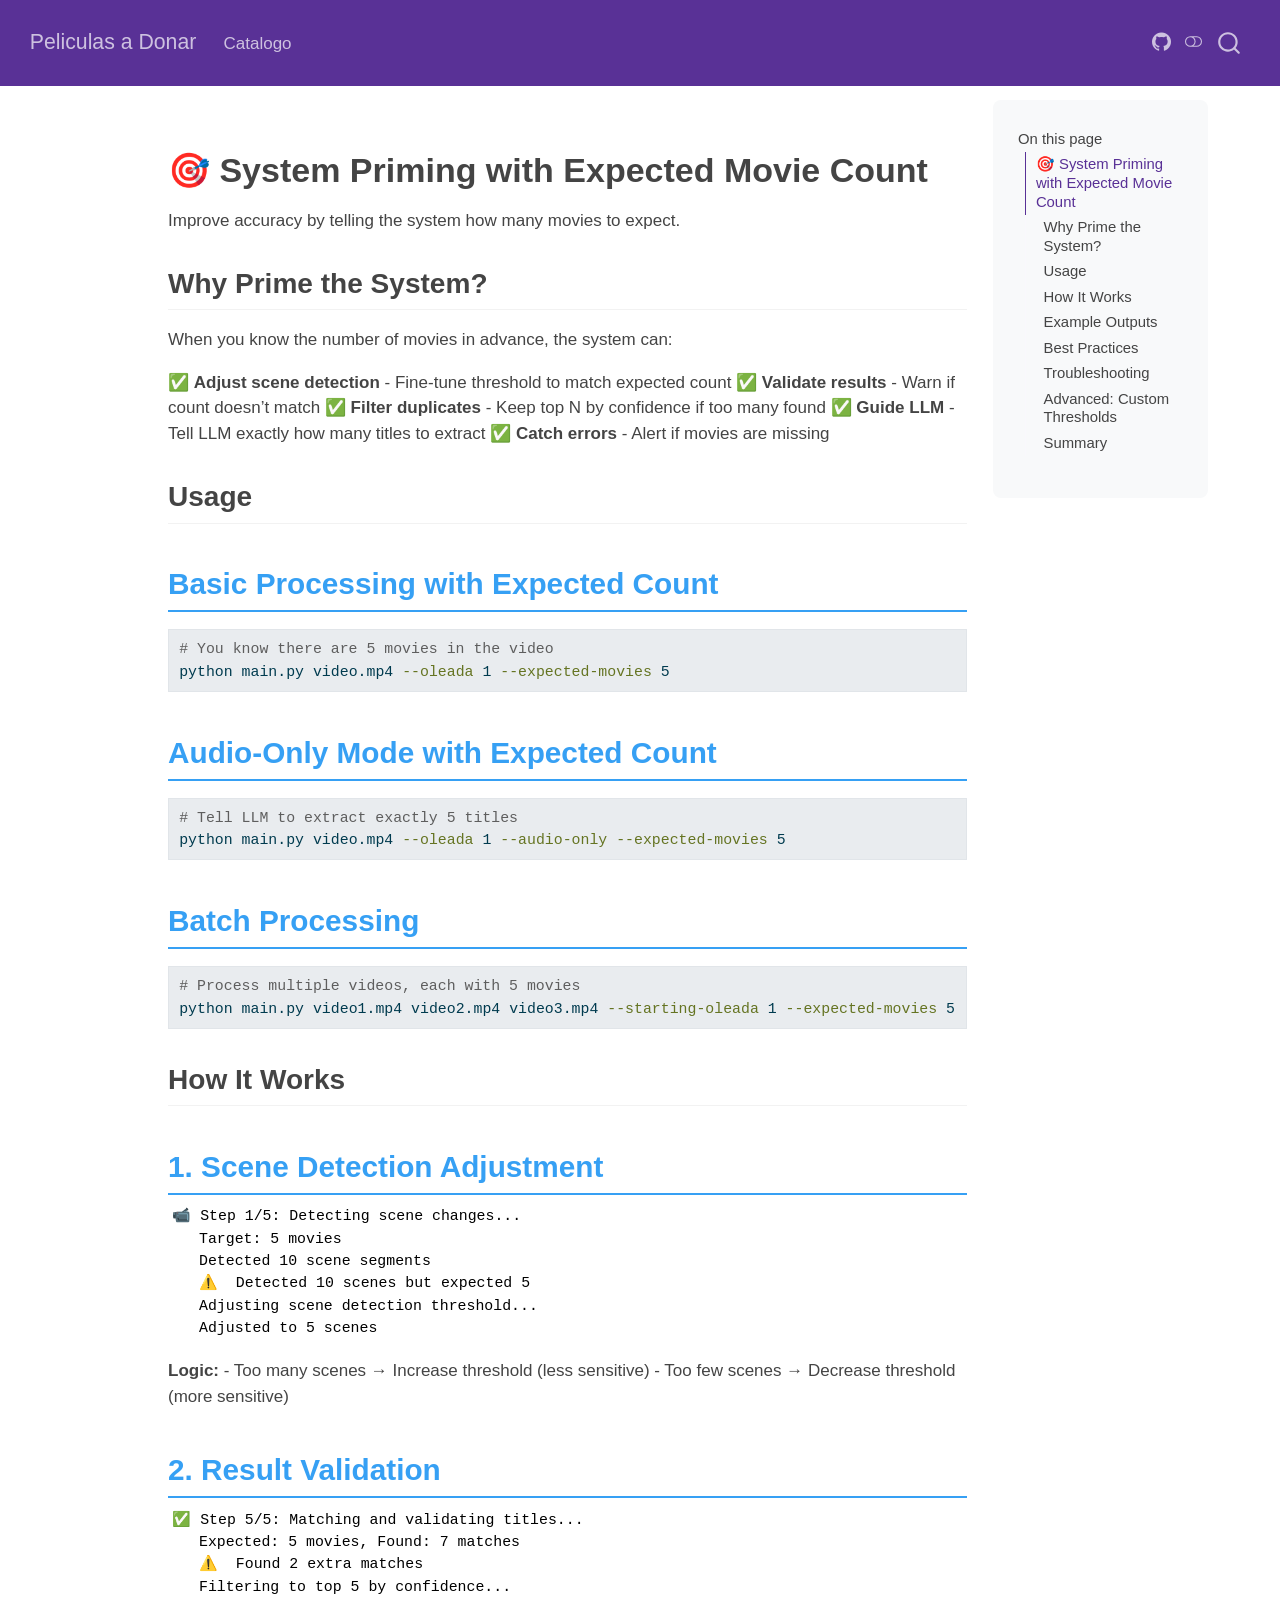
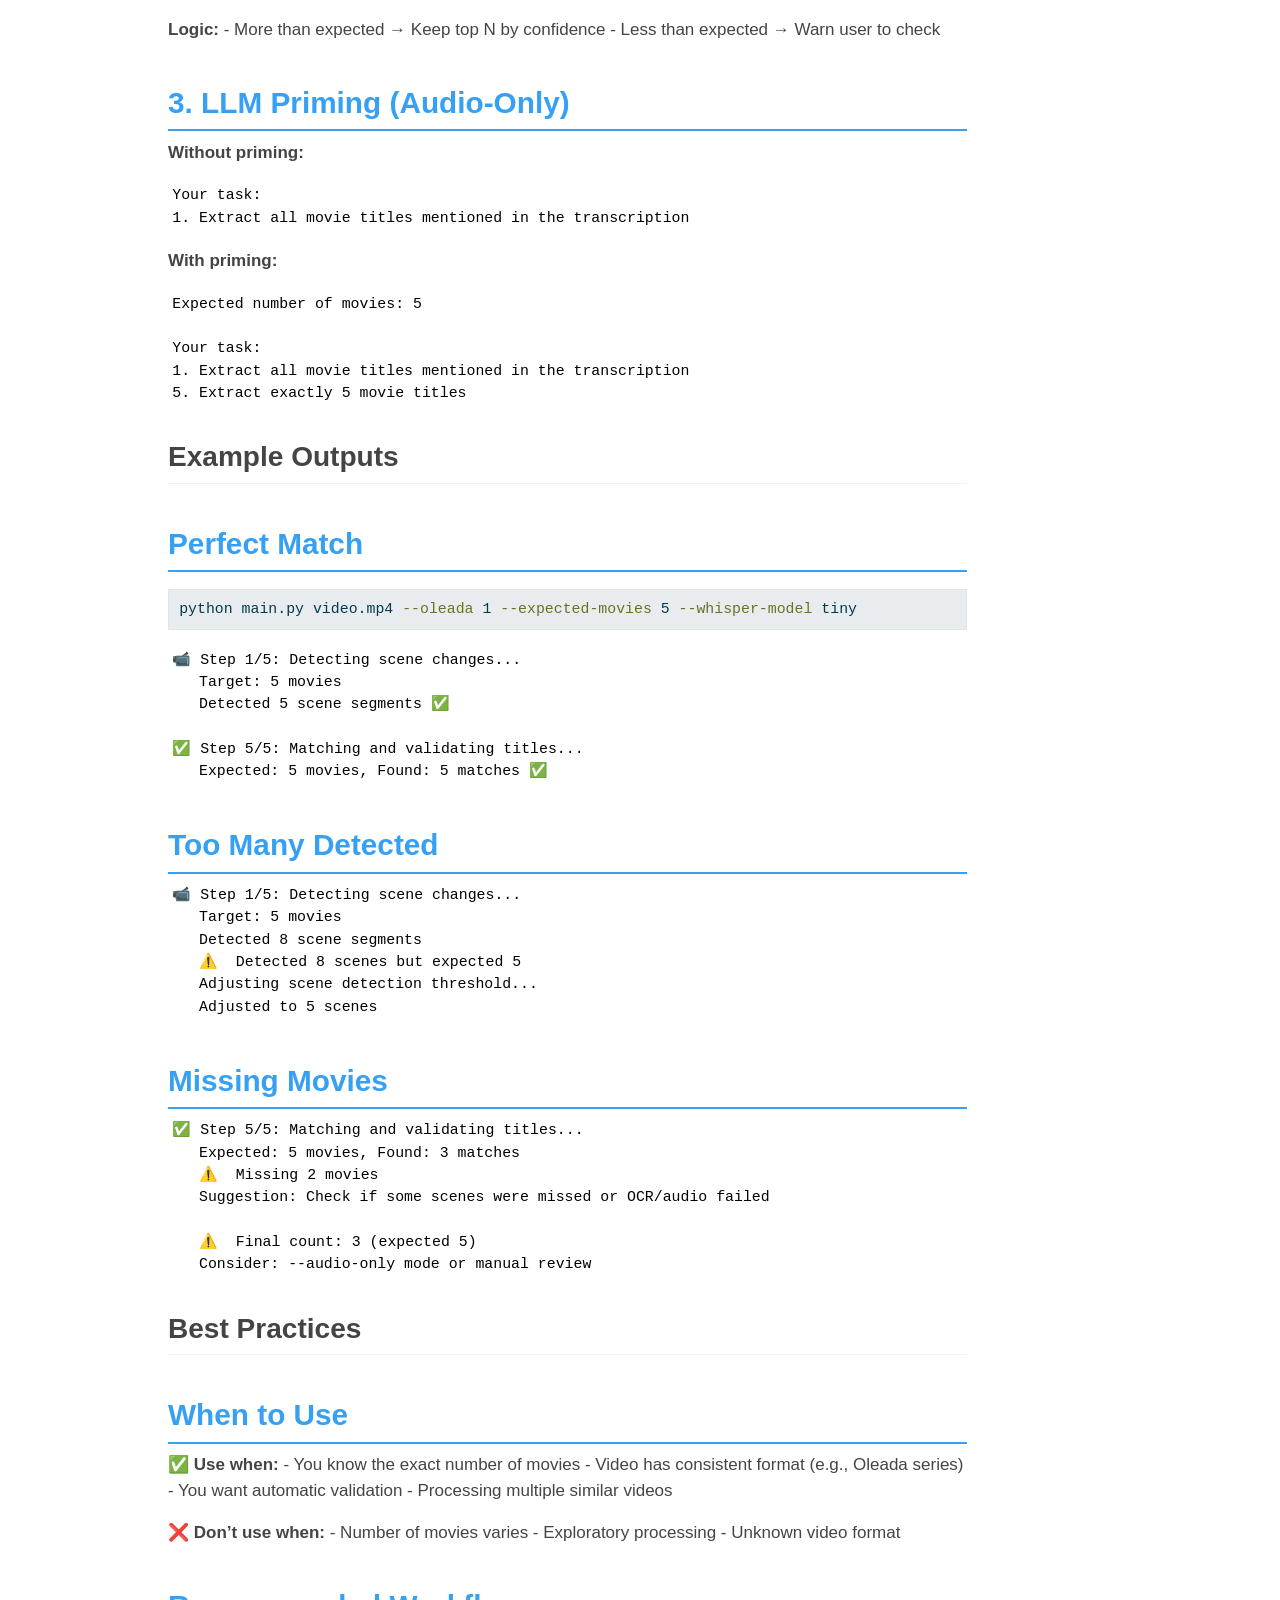
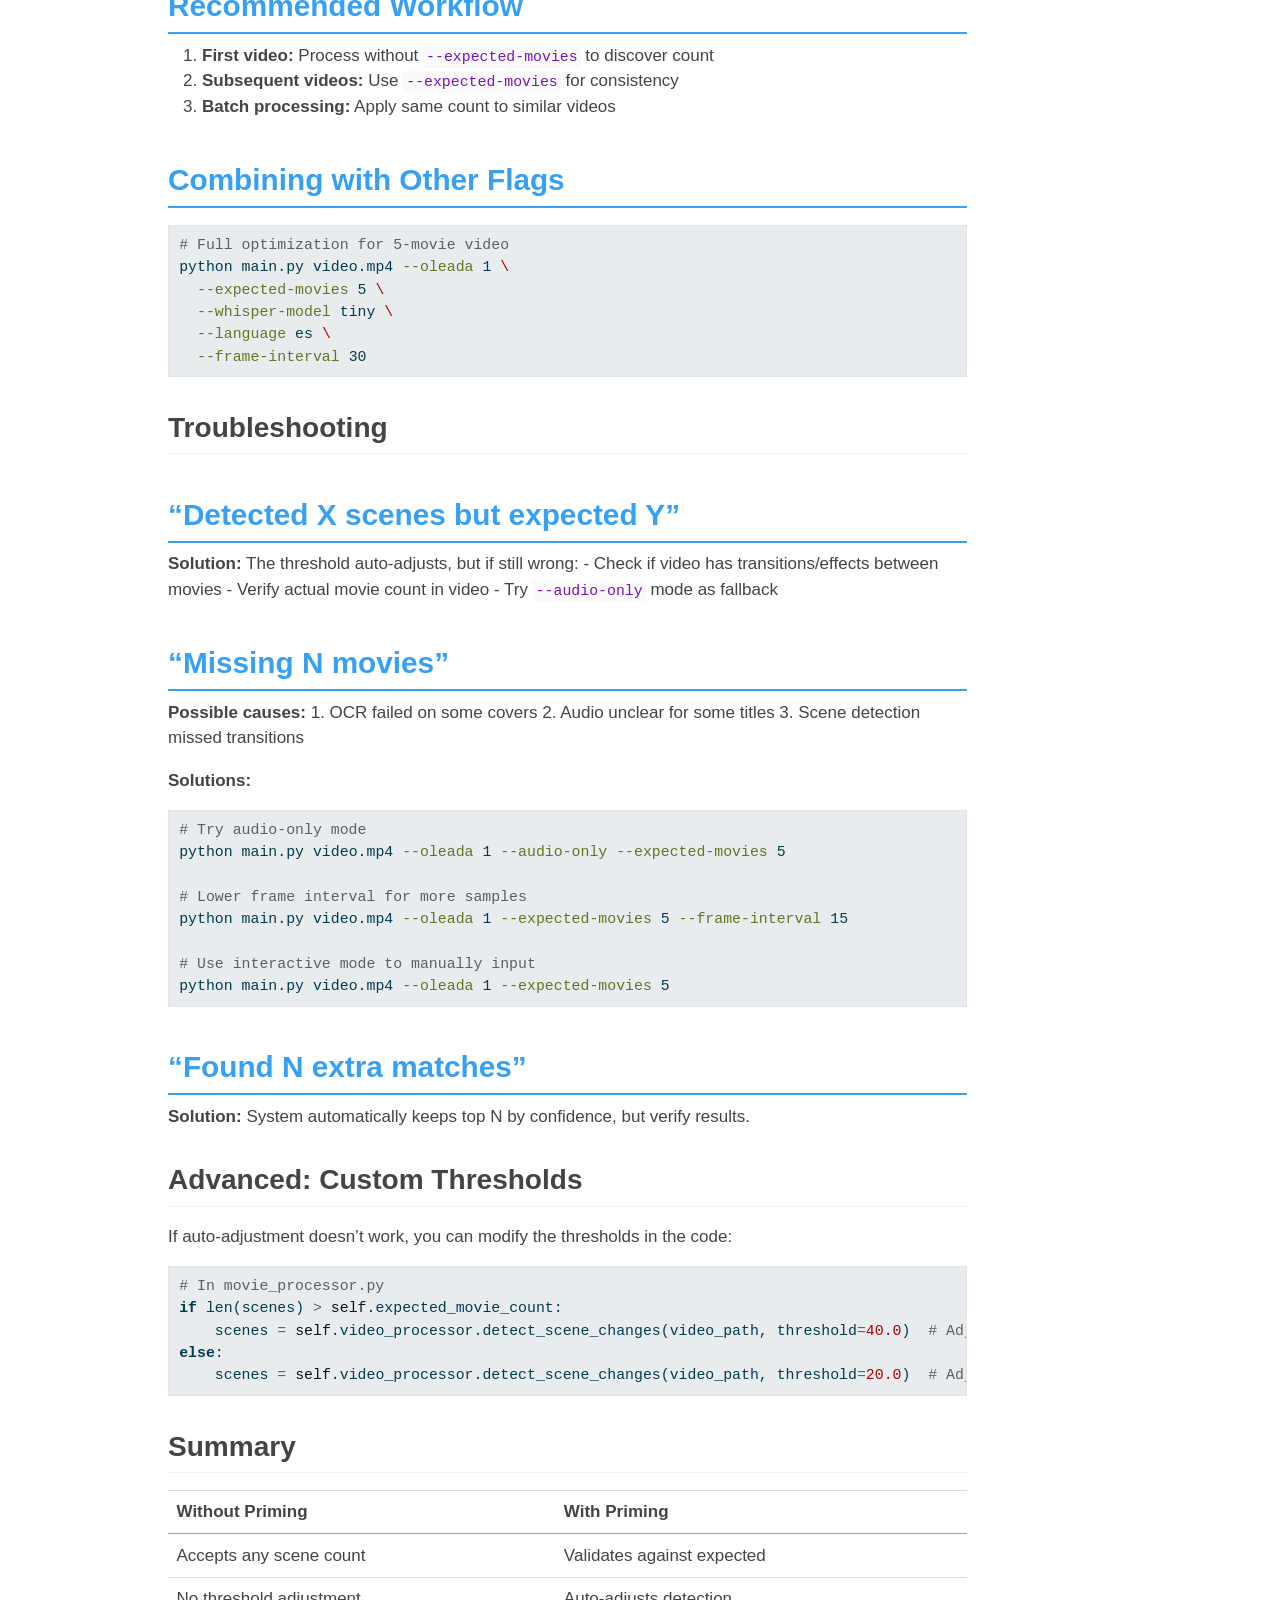
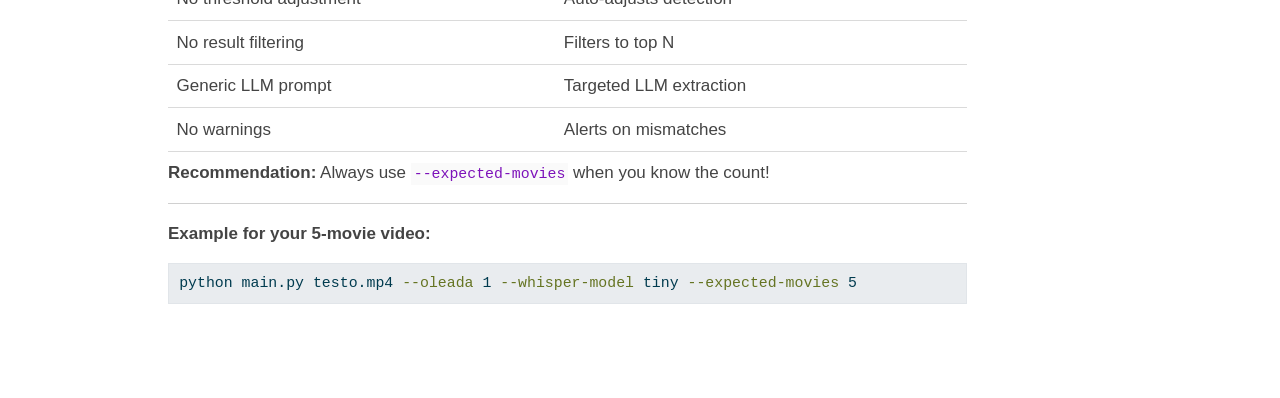
<file: PRIMING.html>
<!DOCTYPE html>
<html xmlns="http://www.w3.org/1999/xhtml" lang="en" xml:lang="en"><head>

<meta charset="utf-8">
<meta name="generator" content="quarto-1.6.42">

<meta name="viewport" content="width=device-width, initial-scale=1.0, user-scalable=yes">


<title>priming – Peliculas a Donar</title>
<style>
code{white-space: pre-wrap;}
span.smallcaps{font-variant: small-caps;}
div.columns{display: flex; gap: min(4vw, 1.5em);}
div.column{flex: auto; overflow-x: auto;}
div.hanging-indent{margin-left: 1.5em; text-indent: -1.5em;}
ul.task-list{list-style: none;}
ul.task-list li input[type="checkbox"] {
  width: 0.8em;
  margin: 0 0.8em 0.2em -1em; /* quarto-specific, see https://github.com/quarto-dev/quarto-cli/issues/4556 */ 
  vertical-align: middle;
}
/* CSS for syntax highlighting */
pre > code.sourceCode { white-space: pre; position: relative; }
pre > code.sourceCode > span { line-height: 1.25; }
pre > code.sourceCode > span:empty { height: 1.2em; }
.sourceCode { overflow: visible; }
code.sourceCode > span { color: inherit; text-decoration: inherit; }
div.sourceCode { margin: 1em 0; }
pre.sourceCode { margin: 0; }
@media screen {
div.sourceCode { overflow: auto; }
}
@media print {
pre > code.sourceCode { white-space: pre-wrap; }
pre > code.sourceCode > span { display: inline-block; text-indent: -5em; padding-left: 5em; }
}
pre.numberSource code
  { counter-reset: source-line 0; }
pre.numberSource code > span
  { position: relative; left: -4em; counter-increment: source-line; }
pre.numberSource code > span > a:first-child::before
  { content: counter(source-line);
    position: relative; left: -1em; text-align: right; vertical-align: baseline;
    border: none; display: inline-block;
    -webkit-touch-callout: none; -webkit-user-select: none;
    -khtml-user-select: none; -moz-user-select: none;
    -ms-user-select: none; user-select: none;
    padding: 0 4px; width: 4em;
  }
pre.numberSource { margin-left: 3em;  padding-left: 4px; }
div.sourceCode
  {   }
@media screen {
pre > code.sourceCode > span > a:first-child::before { text-decoration: underline; }
}
</style>


<script src="site_libs/quarto-nav/quarto-nav.js"></script>
<script src="site_libs/quarto-nav/headroom.min.js"></script>
<script src="site_libs/clipboard/clipboard.min.js"></script>
<script src="site_libs/quarto-search/autocomplete.umd.js"></script>
<script src="site_libs/quarto-search/fuse.min.js"></script>
<script src="site_libs/quarto-search/quarto-search.js"></script>
<meta name="quarto:offset" content="./">
<script src="site_libs/quarto-html/quarto.js"></script>
<script src="site_libs/quarto-html/popper.min.js"></script>
<script src="site_libs/quarto-html/tippy.umd.min.js"></script>
<script src="site_libs/quarto-html/anchor.min.js"></script>
<link href="site_libs/quarto-html/tippy.css" rel="stylesheet">
<link href="site_libs/quarto-html/quarto-syntax-highlighting-2f5df379a58b258e96c21c0638c20c03.css" rel="stylesheet" class="quarto-color-scheme" id="quarto-text-highlighting-styles">
<link href="site_libs/quarto-html/quarto-syntax-highlighting-dark-b53751a350365c71b6c909e95f209ed1.css" rel="prefetch" class="quarto-color-scheme quarto-color-alternate" id="quarto-text-highlighting-styles">
<script src="site_libs/bootstrap/bootstrap.min.js"></script>
<link href="site_libs/bootstrap/bootstrap-icons.css" rel="stylesheet">
<link href="site_libs/bootstrap/bootstrap-1b8372f3e2b4d1d72ad890953af485ee.min.css" rel="stylesheet" append-hash="true" class="quarto-color-scheme" id="quarto-bootstrap" data-mode="light">
<link href="site_libs/bootstrap/bootstrap-dark-a41b79df0362c2df3072d8a9cbcc52e7.min.css" rel="prefetch" append-hash="true" class="quarto-color-scheme quarto-color-alternate" id="quarto-bootstrap" data-mode="light">
<script id="quarto-search-options" type="application/json">{
  "location": "navbar",
  "copy-button": false,
  "collapse-after": 3,
  "panel-placement": "end",
  "type": "overlay",
  "limit": 50,
  "keyboard-shortcut": [
    "f",
    "/",
    "s"
  ],
  "show-item-context": false,
  "language": {
    "search-no-results-text": "No results",
    "search-matching-documents-text": "matching documents",
    "search-copy-link-title": "Copy link to search",
    "search-hide-matches-text": "Hide additional matches",
    "search-more-match-text": "more match in this document",
    "search-more-matches-text": "more matches in this document",
    "search-clear-button-title": "Clear",
    "search-text-placeholder": "",
    "search-detached-cancel-button-title": "Cancel",
    "search-submit-button-title": "Submit",
    "search-label": "Search"
  }
}</script>


<link rel="stylesheet" href="styles.css">
</head>

<body class="nav-fixed">

<div id="quarto-search-results"></div>
  <header id="quarto-header" class="headroom fixed-top">
    <nav class="navbar navbar-expand-lg " data-bs-theme="dark">
      <div class="navbar-container container-fluid">
      <div class="navbar-brand-container mx-auto">
    <a class="navbar-brand" href="./index.html">
    <span class="navbar-title">Peliculas a Donar</span>
    </a>
  </div>
            <div id="quarto-search" class="" title="Search"></div>
          <button class="navbar-toggler" type="button" data-bs-toggle="collapse" data-bs-target="#navbarCollapse" aria-controls="navbarCollapse" role="menu" aria-expanded="false" aria-label="Toggle navigation" onclick="if (window.quartoToggleHeadroom) { window.quartoToggleHeadroom(); }">
  <span class="navbar-toggler-icon"></span>
</button>
          <div class="collapse navbar-collapse" id="navbarCollapse">
            <ul class="navbar-nav navbar-nav-scroll me-auto">
  <li class="nav-item">
    <a class="nav-link" href="./index.html"> 
<span class="menu-text">Catalogo</span></a>
  </li>  
</ul>
            <ul class="navbar-nav navbar-nav-scroll ms-auto">
  <li class="nav-item compact">
    <a class="nav-link" href="https://github.com"> <i class="bi bi-github" role="img">
</i> 
<span class="menu-text"></span></a>
  </li>  
</ul>
          </div> <!-- /navcollapse -->
            <div class="quarto-navbar-tools">
  <a href="" class="quarto-color-scheme-toggle quarto-navigation-tool  px-1" onclick="window.quartoToggleColorScheme(); return false;" title="Toggle dark mode"><i class="bi"></i></a>
</div>
      </div> <!-- /container-fluid -->
    </nav>
</header>
<!-- content -->
<div id="quarto-content" class="quarto-container page-columns page-rows-contents page-layout-article page-navbar">
<!-- sidebar -->
<!-- margin-sidebar -->
    <div id="quarto-margin-sidebar" class="sidebar margin-sidebar">
        <nav id="TOC" role="doc-toc" class="toc-active">
    <h2 id="toc-title">On this page</h2>
   
  <ul>
  <li><a href="#system-priming-with-expected-movie-count" id="toc-system-priming-with-expected-movie-count" class="nav-link active" data-scroll-target="#system-priming-with-expected-movie-count">🎯 System Priming with Expected Movie Count</a>
  <ul class="collapse">
  <li><a href="#why-prime-the-system" id="toc-why-prime-the-system" class="nav-link" data-scroll-target="#why-prime-the-system">Why Prime the System?</a></li>
  <li><a href="#usage" id="toc-usage" class="nav-link" data-scroll-target="#usage">Usage</a>
  <ul class="collapse">
  <li><a href="#basic-processing-with-expected-count" id="toc-basic-processing-with-expected-count" class="nav-link" data-scroll-target="#basic-processing-with-expected-count">Basic Processing with Expected Count</a></li>
  <li><a href="#audio-only-mode-with-expected-count" id="toc-audio-only-mode-with-expected-count" class="nav-link" data-scroll-target="#audio-only-mode-with-expected-count">Audio-Only Mode with Expected Count</a></li>
  <li><a href="#batch-processing" id="toc-batch-processing" class="nav-link" data-scroll-target="#batch-processing">Batch Processing</a></li>
  </ul></li>
  <li><a href="#how-it-works" id="toc-how-it-works" class="nav-link" data-scroll-target="#how-it-works">How It Works</a>
  <ul class="collapse">
  <li><a href="#scene-detection-adjustment" id="toc-scene-detection-adjustment" class="nav-link" data-scroll-target="#scene-detection-adjustment">1. <strong>Scene Detection Adjustment</strong></a></li>
  <li><a href="#result-validation" id="toc-result-validation" class="nav-link" data-scroll-target="#result-validation">2. <strong>Result Validation</strong></a></li>
  <li><a href="#llm-priming-audio-only" id="toc-llm-priming-audio-only" class="nav-link" data-scroll-target="#llm-priming-audio-only">3. <strong>LLM Priming (Audio-Only)</strong></a></li>
  </ul></li>
  <li><a href="#example-outputs" id="toc-example-outputs" class="nav-link" data-scroll-target="#example-outputs">Example Outputs</a>
  <ul class="collapse">
  <li><a href="#perfect-match" id="toc-perfect-match" class="nav-link" data-scroll-target="#perfect-match">Perfect Match</a></li>
  <li><a href="#too-many-detected" id="toc-too-many-detected" class="nav-link" data-scroll-target="#too-many-detected">Too Many Detected</a></li>
  <li><a href="#missing-movies" id="toc-missing-movies" class="nav-link" data-scroll-target="#missing-movies">Missing Movies</a></li>
  </ul></li>
  <li><a href="#best-practices" id="toc-best-practices" class="nav-link" data-scroll-target="#best-practices">Best Practices</a>
  <ul class="collapse">
  <li><a href="#when-to-use" id="toc-when-to-use" class="nav-link" data-scroll-target="#when-to-use">When to Use</a></li>
  <li><a href="#recommended-workflow" id="toc-recommended-workflow" class="nav-link" data-scroll-target="#recommended-workflow">Recommended Workflow</a></li>
  <li><a href="#combining-with-other-flags" id="toc-combining-with-other-flags" class="nav-link" data-scroll-target="#combining-with-other-flags">Combining with Other Flags</a></li>
  </ul></li>
  <li><a href="#troubleshooting" id="toc-troubleshooting" class="nav-link" data-scroll-target="#troubleshooting">Troubleshooting</a>
  <ul class="collapse">
  <li><a href="#detected-x-scenes-but-expected-y" id="toc-detected-x-scenes-but-expected-y" class="nav-link" data-scroll-target="#detected-x-scenes-but-expected-y">“Detected X scenes but expected Y”</a></li>
  <li><a href="#missing-n-movies" id="toc-missing-n-movies" class="nav-link" data-scroll-target="#missing-n-movies">“Missing N movies”</a></li>
  <li><a href="#found-n-extra-matches" id="toc-found-n-extra-matches" class="nav-link" data-scroll-target="#found-n-extra-matches">“Found N extra matches”</a></li>
  </ul></li>
  <li><a href="#advanced-custom-thresholds" id="toc-advanced-custom-thresholds" class="nav-link" data-scroll-target="#advanced-custom-thresholds">Advanced: Custom Thresholds</a></li>
  <li><a href="#summary" id="toc-summary" class="nav-link" data-scroll-target="#summary">Summary</a></li>
  </ul></li>
  </ul>
</nav>
    </div>
<!-- main -->
<main class="content" id="quarto-document-content"><header id="title-block-header" class="quarto-title-block"></header>




<section id="system-priming-with-expected-movie-count" class="level1">
<h1>🎯 System Priming with Expected Movie Count</h1>
<p>Improve accuracy by telling the system how many movies to expect.</p>
<section id="why-prime-the-system" class="level2">
<h2 class="anchored" data-anchor-id="why-prime-the-system">Why Prime the System?</h2>
<p>When you know the number of movies in advance, the system can:</p>
<p>✅ <strong>Adjust scene detection</strong> - Fine-tune threshold to match expected count ✅ <strong>Validate results</strong> - Warn if count doesn’t match ✅ <strong>Filter duplicates</strong> - Keep top N by confidence if too many found ✅ <strong>Guide LLM</strong> - Tell LLM exactly how many titles to extract ✅ <strong>Catch errors</strong> - Alert if movies are missing</p>
</section>
<section id="usage" class="level2">
<h2 class="anchored" data-anchor-id="usage">Usage</h2>
<section id="basic-processing-with-expected-count" class="level3">
<h3 class="anchored" data-anchor-id="basic-processing-with-expected-count">Basic Processing with Expected Count</h3>
<div class="sourceCode" id="cb1"><pre class="sourceCode bash code-with-copy"><code class="sourceCode bash"><span id="cb1-1"><a href="#cb1-1" aria-hidden="true" tabindex="-1"></a><span class="co"># You know there are 5 movies in the video</span></span>
<span id="cb1-2"><a href="#cb1-2" aria-hidden="true" tabindex="-1"></a><span class="ex">python</span> main.py video.mp4 <span class="at">--oleada</span> 1 <span class="at">--expected-movies</span> 5</span></code><button title="Copy to Clipboard" class="code-copy-button"><i class="bi"></i></button></pre></div>
</section>
<section id="audio-only-mode-with-expected-count" class="level3">
<h3 class="anchored" data-anchor-id="audio-only-mode-with-expected-count">Audio-Only Mode with Expected Count</h3>
<div class="sourceCode" id="cb2"><pre class="sourceCode bash code-with-copy"><code class="sourceCode bash"><span id="cb2-1"><a href="#cb2-1" aria-hidden="true" tabindex="-1"></a><span class="co"># Tell LLM to extract exactly 5 titles</span></span>
<span id="cb2-2"><a href="#cb2-2" aria-hidden="true" tabindex="-1"></a><span class="ex">python</span> main.py video.mp4 <span class="at">--oleada</span> 1 <span class="at">--audio-only</span> <span class="at">--expected-movies</span> 5</span></code><button title="Copy to Clipboard" class="code-copy-button"><i class="bi"></i></button></pre></div>
</section>
<section id="batch-processing" class="level3">
<h3 class="anchored" data-anchor-id="batch-processing">Batch Processing</h3>
<div class="sourceCode" id="cb3"><pre class="sourceCode bash code-with-copy"><code class="sourceCode bash"><span id="cb3-1"><a href="#cb3-1" aria-hidden="true" tabindex="-1"></a><span class="co"># Process multiple videos, each with 5 movies</span></span>
<span id="cb3-2"><a href="#cb3-2" aria-hidden="true" tabindex="-1"></a><span class="ex">python</span> main.py video1.mp4 video2.mp4 video3.mp4 <span class="at">--starting-oleada</span> 1 <span class="at">--expected-movies</span> 5</span></code><button title="Copy to Clipboard" class="code-copy-button"><i class="bi"></i></button></pre></div>
</section>
</section>
<section id="how-it-works" class="level2">
<h2 class="anchored" data-anchor-id="how-it-works">How It Works</h2>
<section id="scene-detection-adjustment" class="level3">
<h3 class="anchored" data-anchor-id="scene-detection-adjustment">1. <strong>Scene Detection Adjustment</strong></h3>
<pre><code>📹 Step 1/5: Detecting scene changes...
   Target: 5 movies
   Detected 10 scene segments
   ⚠️  Detected 10 scenes but expected 5
   Adjusting scene detection threshold...
   Adjusted to 5 scenes</code></pre>
<p><strong>Logic:</strong> - Too many scenes → Increase threshold (less sensitive) - Too few scenes → Decrease threshold (more sensitive)</p>
</section>
<section id="result-validation" class="level3">
<h3 class="anchored" data-anchor-id="result-validation">2. <strong>Result Validation</strong></h3>
<pre><code>✅ Step 5/5: Matching and validating titles...
   Expected: 5 movies, Found: 7 matches
   ⚠️  Found 2 extra matches
   Filtering to top 5 by confidence...</code></pre>
<p><strong>Logic:</strong> - More than expected → Keep top N by confidence - Less than expected → Warn user to check</p>
</section>
<section id="llm-priming-audio-only" class="level3">
<h3 class="anchored" data-anchor-id="llm-priming-audio-only">3. <strong>LLM Priming (Audio-Only)</strong></h3>
<p><strong>Without priming:</strong></p>
<pre><code>Your task:
1. Extract all movie titles mentioned in the transcription</code></pre>
<p><strong>With priming:</strong></p>
<pre><code>Expected number of movies: 5

Your task:
1. Extract all movie titles mentioned in the transcription
5. Extract exactly 5 movie titles</code></pre>
</section>
</section>
<section id="example-outputs" class="level2">
<h2 class="anchored" data-anchor-id="example-outputs">Example Outputs</h2>
<section id="perfect-match" class="level3">
<h3 class="anchored" data-anchor-id="perfect-match">Perfect Match</h3>
<div class="sourceCode" id="cb8"><pre class="sourceCode bash code-with-copy"><code class="sourceCode bash"><span id="cb8-1"><a href="#cb8-1" aria-hidden="true" tabindex="-1"></a><span class="ex">python</span> main.py video.mp4 <span class="at">--oleada</span> 1 <span class="at">--expected-movies</span> 5 <span class="at">--whisper-model</span> tiny</span></code><button title="Copy to Clipboard" class="code-copy-button"><i class="bi"></i></button></pre></div>
<pre><code>📹 Step 1/5: Detecting scene changes...
   Target: 5 movies
   Detected 5 scene segments ✅
   
✅ Step 5/5: Matching and validating titles...
   Expected: 5 movies, Found: 5 matches ✅</code></pre>
</section>
<section id="too-many-detected" class="level3">
<h3 class="anchored" data-anchor-id="too-many-detected">Too Many Detected</h3>
<pre><code>📹 Step 1/5: Detecting scene changes...
   Target: 5 movies
   Detected 8 scene segments
   ⚠️  Detected 8 scenes but expected 5
   Adjusting scene detection threshold...
   Adjusted to 5 scenes</code></pre>
</section>
<section id="missing-movies" class="level3">
<h3 class="anchored" data-anchor-id="missing-movies">Missing Movies</h3>
<pre><code>✅ Step 5/5: Matching and validating titles...
   Expected: 5 movies, Found: 3 matches
   ⚠️  Missing 2 movies
   Suggestion: Check if some scenes were missed or OCR/audio failed
   
   ⚠️  Final count: 3 (expected 5)
   Consider: --audio-only mode or manual review</code></pre>
</section>
</section>
<section id="best-practices" class="level2">
<h2 class="anchored" data-anchor-id="best-practices">Best Practices</h2>
<section id="when-to-use" class="level3">
<h3 class="anchored" data-anchor-id="when-to-use">When to Use</h3>
<p>✅ <strong>Use when:</strong> - You know the exact number of movies - Video has consistent format (e.g., Oleada series) - You want automatic validation - Processing multiple similar videos</p>
<p>❌ <strong>Don’t use when:</strong> - Number of movies varies - Exploratory processing - Unknown video format</p>
</section>
<section id="recommended-workflow" class="level3">
<h3 class="anchored" data-anchor-id="recommended-workflow">Recommended Workflow</h3>
<ol type="1">
<li><strong>First video:</strong> Process without <code>--expected-movies</code> to discover count</li>
<li><strong>Subsequent videos:</strong> Use <code>--expected-movies</code> for consistency</li>
<li><strong>Batch processing:</strong> Apply same count to similar videos</li>
</ol>
</section>
<section id="combining-with-other-flags" class="level3">
<h3 class="anchored" data-anchor-id="combining-with-other-flags">Combining with Other Flags</h3>
<div class="sourceCode" id="cb12"><pre class="sourceCode bash code-with-copy"><code class="sourceCode bash"><span id="cb12-1"><a href="#cb12-1" aria-hidden="true" tabindex="-1"></a><span class="co"># Full optimization for 5-movie video</span></span>
<span id="cb12-2"><a href="#cb12-2" aria-hidden="true" tabindex="-1"></a><span class="ex">python</span> main.py video.mp4 <span class="at">--oleada</span> 1 <span class="dt">\</span></span>
<span id="cb12-3"><a href="#cb12-3" aria-hidden="true" tabindex="-1"></a>  <span class="at">--expected-movies</span> 5 <span class="dt">\</span></span>
<span id="cb12-4"><a href="#cb12-4" aria-hidden="true" tabindex="-1"></a>  <span class="at">--whisper-model</span> tiny <span class="dt">\</span></span>
<span id="cb12-5"><a href="#cb12-5" aria-hidden="true" tabindex="-1"></a>  <span class="at">--language</span> es <span class="dt">\</span></span>
<span id="cb12-6"><a href="#cb12-6" aria-hidden="true" tabindex="-1"></a>  <span class="at">--frame-interval</span> 30</span></code><button title="Copy to Clipboard" class="code-copy-button"><i class="bi"></i></button></pre></div>
</section>
</section>
<section id="troubleshooting" class="level2">
<h2 class="anchored" data-anchor-id="troubleshooting">Troubleshooting</h2>
<section id="detected-x-scenes-but-expected-y" class="level3">
<h3 class="anchored" data-anchor-id="detected-x-scenes-but-expected-y">“Detected X scenes but expected Y”</h3>
<p><strong>Solution:</strong> The threshold auto-adjusts, but if still wrong: - Check if video has transitions/effects between movies - Verify actual movie count in video - Try <code>--audio-only</code> mode as fallback</p>
</section>
<section id="missing-n-movies" class="level3">
<h3 class="anchored" data-anchor-id="missing-n-movies">“Missing N movies”</h3>
<p><strong>Possible causes:</strong> 1. OCR failed on some covers 2. Audio unclear for some titles 3. Scene detection missed transitions</p>
<p><strong>Solutions:</strong></p>
<div class="sourceCode" id="cb13"><pre class="sourceCode bash code-with-copy"><code class="sourceCode bash"><span id="cb13-1"><a href="#cb13-1" aria-hidden="true" tabindex="-1"></a><span class="co"># Try audio-only mode</span></span>
<span id="cb13-2"><a href="#cb13-2" aria-hidden="true" tabindex="-1"></a><span class="ex">python</span> main.py video.mp4 <span class="at">--oleada</span> 1 <span class="at">--audio-only</span> <span class="at">--expected-movies</span> 5</span>
<span id="cb13-3"><a href="#cb13-3" aria-hidden="true" tabindex="-1"></a></span>
<span id="cb13-4"><a href="#cb13-4" aria-hidden="true" tabindex="-1"></a><span class="co"># Lower frame interval for more samples</span></span>
<span id="cb13-5"><a href="#cb13-5" aria-hidden="true" tabindex="-1"></a><span class="ex">python</span> main.py video.mp4 <span class="at">--oleada</span> 1 <span class="at">--expected-movies</span> 5 <span class="at">--frame-interval</span> 15</span>
<span id="cb13-6"><a href="#cb13-6" aria-hidden="true" tabindex="-1"></a></span>
<span id="cb13-7"><a href="#cb13-7" aria-hidden="true" tabindex="-1"></a><span class="co"># Use interactive mode to manually input</span></span>
<span id="cb13-8"><a href="#cb13-8" aria-hidden="true" tabindex="-1"></a><span class="ex">python</span> main.py video.mp4 <span class="at">--oleada</span> 1 <span class="at">--expected-movies</span> 5</span></code><button title="Copy to Clipboard" class="code-copy-button"><i class="bi"></i></button></pre></div>
</section>
<section id="found-n-extra-matches" class="level3">
<h3 class="anchored" data-anchor-id="found-n-extra-matches">“Found N extra matches”</h3>
<p><strong>Solution:</strong> System automatically keeps top N by confidence, but verify results.</p>
</section>
</section>
<section id="advanced-custom-thresholds" class="level2">
<h2 class="anchored" data-anchor-id="advanced-custom-thresholds">Advanced: Custom Thresholds</h2>
<p>If auto-adjustment doesn’t work, you can modify the thresholds in the code:</p>
<div class="sourceCode" id="cb14"><pre class="sourceCode python code-with-copy"><code class="sourceCode python"><span id="cb14-1"><a href="#cb14-1" aria-hidden="true" tabindex="-1"></a><span class="co"># In movie_processor.py</span></span>
<span id="cb14-2"><a href="#cb14-2" aria-hidden="true" tabindex="-1"></a><span class="cf">if</span> <span class="bu">len</span>(scenes) <span class="op">&gt;</span> <span class="va">self</span>.expected_movie_count:</span>
<span id="cb14-3"><a href="#cb14-3" aria-hidden="true" tabindex="-1"></a>    scenes <span class="op">=</span> <span class="va">self</span>.video_processor.detect_scene_changes(video_path, threshold<span class="op">=</span><span class="fl">40.0</span>)  <span class="co"># Adjust this</span></span>
<span id="cb14-4"><a href="#cb14-4" aria-hidden="true" tabindex="-1"></a><span class="cf">else</span>:</span>
<span id="cb14-5"><a href="#cb14-5" aria-hidden="true" tabindex="-1"></a>    scenes <span class="op">=</span> <span class="va">self</span>.video_processor.detect_scene_changes(video_path, threshold<span class="op">=</span><span class="fl">20.0</span>)  <span class="co"># Adjust this</span></span></code><button title="Copy to Clipboard" class="code-copy-button"><i class="bi"></i></button></pre></div>
</section>
<section id="summary" class="level2">
<h2 class="anchored" data-anchor-id="summary">Summary</h2>
<table class="caption-top table">
<thead>
<tr class="header">
<th>Without Priming</th>
<th>With Priming</th>
</tr>
</thead>
<tbody>
<tr class="odd">
<td>Accepts any scene count</td>
<td>Validates against expected</td>
</tr>
<tr class="even">
<td>No threshold adjustment</td>
<td>Auto-adjusts detection</td>
</tr>
<tr class="odd">
<td>No result filtering</td>
<td>Filters to top N</td>
</tr>
<tr class="even">
<td>Generic LLM prompt</td>
<td>Targeted LLM extraction</td>
</tr>
<tr class="odd">
<td>No warnings</td>
<td>Alerts on mismatches</td>
</tr>
</tbody>
</table>
<p><strong>Recommendation:</strong> Always use <code>--expected-movies</code> when you know the count!</p>
<hr>
<p><strong>Example for your 5-movie video:</strong></p>
<div class="sourceCode" id="cb15"><pre class="sourceCode bash code-with-copy"><code class="sourceCode bash"><span id="cb15-1"><a href="#cb15-1" aria-hidden="true" tabindex="-1"></a><span class="ex">python</span> main.py testo.mp4 <span class="at">--oleada</span> 1 <span class="at">--whisper-model</span> tiny <span class="at">--expected-movies</span> 5</span></code><button title="Copy to Clipboard" class="code-copy-button"><i class="bi"></i></button></pre></div>


</section>
</section>

</main> <!-- /main -->
<script id="quarto-html-after-body" type="application/javascript">
window.document.addEventListener("DOMContentLoaded", function (event) {
  const toggleBodyColorMode = (bsSheetEl) => {
    const mode = bsSheetEl.getAttribute("data-mode");
    const bodyEl = window.document.querySelector("body");
    if (mode === "dark") {
      bodyEl.classList.add("quarto-dark");
      bodyEl.classList.remove("quarto-light");
    } else {
      bodyEl.classList.add("quarto-light");
      bodyEl.classList.remove("quarto-dark");
    }
  }
  const toggleBodyColorPrimary = () => {
    const bsSheetEl = window.document.querySelector("link#quarto-bootstrap");
    if (bsSheetEl) {
      toggleBodyColorMode(bsSheetEl);
    }
  }
  toggleBodyColorPrimary();  
  const disableStylesheet = (stylesheets) => {
    for (let i=0; i < stylesheets.length; i++) {
      const stylesheet = stylesheets[i];
      stylesheet.rel = 'prefetch';
    }
  }
  const enableStylesheet = (stylesheets) => {
    for (let i=0; i < stylesheets.length; i++) {
      const stylesheet = stylesheets[i];
      stylesheet.rel = 'stylesheet';
    }
  }
  const manageTransitions = (selector, allowTransitions) => {
    const els = window.document.querySelectorAll(selector);
    for (let i=0; i < els.length; i++) {
      const el = els[i];
      if (allowTransitions) {
        el.classList.remove('notransition');
      } else {
        el.classList.add('notransition');
      }
    }
  }
  const toggleGiscusIfUsed = (isAlternate, darkModeDefault) => {
    const baseTheme = document.querySelector('#giscus-base-theme')?.value ?? 'light';
    const alternateTheme = document.querySelector('#giscus-alt-theme')?.value ?? 'dark';
    let newTheme = '';
    if(darkModeDefault) {
      newTheme = isAlternate ? baseTheme : alternateTheme;
    } else {
      newTheme = isAlternate ? alternateTheme : baseTheme;
    }
    const changeGiscusTheme = () => {
      // From: https://github.com/giscus/giscus/issues/336
      const sendMessage = (message) => {
        const iframe = document.querySelector('iframe.giscus-frame');
        if (!iframe) return;
        iframe.contentWindow.postMessage({ giscus: message }, 'https://giscus.app');
      }
      sendMessage({
        setConfig: {
          theme: newTheme
        }
      });
    }
    const isGiscussLoaded = window.document.querySelector('iframe.giscus-frame') !== null;
    if (isGiscussLoaded) {
      changeGiscusTheme();
    }
  }
  const toggleColorMode = (alternate) => {
    // Switch the stylesheets
    const alternateStylesheets = window.document.querySelectorAll('link.quarto-color-scheme.quarto-color-alternate');
    manageTransitions('#quarto-margin-sidebar .nav-link', false);
    if (alternate) {
      enableStylesheet(alternateStylesheets);
      for (const sheetNode of alternateStylesheets) {
        if (sheetNode.id === "quarto-bootstrap") {
          toggleBodyColorMode(sheetNode);
        }
      }
    } else {
      disableStylesheet(alternateStylesheets);
      toggleBodyColorPrimary();
    }
    manageTransitions('#quarto-margin-sidebar .nav-link', true);
    // Switch the toggles
    const toggles = window.document.querySelectorAll('.quarto-color-scheme-toggle');
    for (let i=0; i < toggles.length; i++) {
      const toggle = toggles[i];
      if (toggle) {
        if (alternate) {
          toggle.classList.add("alternate");     
        } else {
          toggle.classList.remove("alternate");
        }
      }
    }
    // Hack to workaround the fact that safari doesn't
    // properly recolor the scrollbar when toggling (#1455)
    if (navigator.userAgent.indexOf('Safari') > 0 && navigator.userAgent.indexOf('Chrome') == -1) {
      manageTransitions("body", false);
      window.scrollTo(0, 1);
      setTimeout(() => {
        window.scrollTo(0, 0);
        manageTransitions("body", true);
      }, 40);  
    }
  }
  const isFileUrl = () => { 
    return window.location.protocol === 'file:';
  }
  const hasAlternateSentinel = () => {  
    let styleSentinel = getColorSchemeSentinel();
    if (styleSentinel !== null) {
      return styleSentinel === "alternate";
    } else {
      return false;
    }
  }
  const setStyleSentinel = (alternate) => {
    const value = alternate ? "alternate" : "default";
    if (!isFileUrl()) {
      window.localStorage.setItem("quarto-color-scheme", value);
    } else {
      localAlternateSentinel = value;
    }
  }
  const getColorSchemeSentinel = () => {
    if (!isFileUrl()) {
      const storageValue = window.localStorage.getItem("quarto-color-scheme");
      return storageValue != null ? storageValue : localAlternateSentinel;
    } else {
      return localAlternateSentinel;
    }
  }
  const darkModeDefault = false;
  let localAlternateSentinel = darkModeDefault ? 'alternate' : 'default';
  // Dark / light mode switch
  window.quartoToggleColorScheme = () => {
    // Read the current dark / light value 
    let toAlternate = !hasAlternateSentinel();
    toggleColorMode(toAlternate);
    setStyleSentinel(toAlternate);
    toggleGiscusIfUsed(toAlternate, darkModeDefault);
  };
  // Ensure there is a toggle, if there isn't float one in the top right
  if (window.document.querySelector('.quarto-color-scheme-toggle') === null) {
    const a = window.document.createElement('a');
    a.classList.add('top-right');
    a.classList.add('quarto-color-scheme-toggle');
    a.href = "";
    a.onclick = function() { try { window.quartoToggleColorScheme(); } catch {} return false; };
    const i = window.document.createElement("i");
    i.classList.add('bi');
    a.appendChild(i);
    window.document.body.appendChild(a);
  }
  // Switch to dark mode if need be
  if (hasAlternateSentinel()) {
    toggleColorMode(true);
  } else {
    toggleColorMode(false);
  }
  const icon = "";
  const anchorJS = new window.AnchorJS();
  anchorJS.options = {
    placement: 'right',
    icon: icon
  };
  anchorJS.add('.anchored');
  const isCodeAnnotation = (el) => {
    for (const clz of el.classList) {
      if (clz.startsWith('code-annotation-')) {                     
        return true;
      }
    }
    return false;
  }
  const onCopySuccess = function(e) {
    // button target
    const button = e.trigger;
    // don't keep focus
    button.blur();
    // flash "checked"
    button.classList.add('code-copy-button-checked');
    var currentTitle = button.getAttribute("title");
    button.setAttribute("title", "Copied!");
    let tooltip;
    if (window.bootstrap) {
      button.setAttribute("data-bs-toggle", "tooltip");
      button.setAttribute("data-bs-placement", "left");
      button.setAttribute("data-bs-title", "Copied!");
      tooltip = new bootstrap.Tooltip(button, 
        { trigger: "manual", 
          customClass: "code-copy-button-tooltip",
          offset: [0, -8]});
      tooltip.show();    
    }
    setTimeout(function() {
      if (tooltip) {
        tooltip.hide();
        button.removeAttribute("data-bs-title");
        button.removeAttribute("data-bs-toggle");
        button.removeAttribute("data-bs-placement");
      }
      button.setAttribute("title", currentTitle);
      button.classList.remove('code-copy-button-checked');
    }, 1000);
    // clear code selection
    e.clearSelection();
  }
  const getTextToCopy = function(trigger) {
      const codeEl = trigger.previousElementSibling.cloneNode(true);
      for (const childEl of codeEl.children) {
        if (isCodeAnnotation(childEl)) {
          childEl.remove();
        }
      }
      return codeEl.innerText;
  }
  const clipboard = new window.ClipboardJS('.code-copy-button:not([data-in-quarto-modal])', {
    text: getTextToCopy
  });
  clipboard.on('success', onCopySuccess);
  if (window.document.getElementById('quarto-embedded-source-code-modal')) {
    const clipboardModal = new window.ClipboardJS('.code-copy-button[data-in-quarto-modal]', {
      text: getTextToCopy,
      container: window.document.getElementById('quarto-embedded-source-code-modal')
    });
    clipboardModal.on('success', onCopySuccess);
  }
    var localhostRegex = new RegExp(/^(?:http|https):\/\/localhost\:?[0-9]*\//);
    var mailtoRegex = new RegExp(/^mailto:/);
      var filterRegex = new RegExp("https:\/\/dar4datascience\.github\.io\/Movie-List-Maker\/");
    var isInternal = (href) => {
        return filterRegex.test(href) || localhostRegex.test(href) || mailtoRegex.test(href);
    }
    // Inspect non-navigation links and adorn them if external
 	var links = window.document.querySelectorAll('a[href]:not(.nav-link):not(.navbar-brand):not(.toc-action):not(.sidebar-link):not(.sidebar-item-toggle):not(.pagination-link):not(.no-external):not([aria-hidden]):not(.dropdown-item):not(.quarto-navigation-tool):not(.about-link)');
    for (var i=0; i<links.length; i++) {
      const link = links[i];
      if (!isInternal(link.href)) {
        // undo the damage that might have been done by quarto-nav.js in the case of
        // links that we want to consider external
        if (link.dataset.originalHref !== undefined) {
          link.href = link.dataset.originalHref;
        }
      }
    }
  function tippyHover(el, contentFn, onTriggerFn, onUntriggerFn) {
    const config = {
      allowHTML: true,
      maxWidth: 500,
      delay: 100,
      arrow: false,
      appendTo: function(el) {
          return el.parentElement;
      },
      interactive: true,
      interactiveBorder: 10,
      theme: 'quarto',
      placement: 'bottom-start',
    };
    if (contentFn) {
      config.content = contentFn;
    }
    if (onTriggerFn) {
      config.onTrigger = onTriggerFn;
    }
    if (onUntriggerFn) {
      config.onUntrigger = onUntriggerFn;
    }
    window.tippy(el, config); 
  }
  const noterefs = window.document.querySelectorAll('a[role="doc-noteref"]');
  for (var i=0; i<noterefs.length; i++) {
    const ref = noterefs[i];
    tippyHover(ref, function() {
      // use id or data attribute instead here
      let href = ref.getAttribute('data-footnote-href') || ref.getAttribute('href');
      try { href = new URL(href).hash; } catch {}
      const id = href.replace(/^#\/?/, "");
      const note = window.document.getElementById(id);
      if (note) {
        return note.innerHTML;
      } else {
        return "";
      }
    });
  }
  const xrefs = window.document.querySelectorAll('a.quarto-xref');
  const processXRef = (id, note) => {
    // Strip column container classes
    const stripColumnClz = (el) => {
      el.classList.remove("page-full", "page-columns");
      if (el.children) {
        for (const child of el.children) {
          stripColumnClz(child);
        }
      }
    }
    stripColumnClz(note)
    if (id === null || id.startsWith('sec-')) {
      // Special case sections, only their first couple elements
      const container = document.createElement("div");
      if (note.children && note.children.length > 2) {
        container.appendChild(note.children[0].cloneNode(true));
        for (let i = 1; i < note.children.length; i++) {
          const child = note.children[i];
          if (child.tagName === "P" && child.innerText === "") {
            continue;
          } else {
            container.appendChild(child.cloneNode(true));
            break;
          }
        }
        if (window.Quarto?.typesetMath) {
          window.Quarto.typesetMath(container);
        }
        return container.innerHTML
      } else {
        if (window.Quarto?.typesetMath) {
          window.Quarto.typesetMath(note);
        }
        return note.innerHTML;
      }
    } else {
      // Remove any anchor links if they are present
      const anchorLink = note.querySelector('a.anchorjs-link');
      if (anchorLink) {
        anchorLink.remove();
      }
      if (window.Quarto?.typesetMath) {
        window.Quarto.typesetMath(note);
      }
      if (note.classList.contains("callout")) {
        return note.outerHTML;
      } else {
        return note.innerHTML;
      }
    }
  }
  for (var i=0; i<xrefs.length; i++) {
    const xref = xrefs[i];
    tippyHover(xref, undefined, function(instance) {
      instance.disable();
      let url = xref.getAttribute('href');
      let hash = undefined; 
      if (url.startsWith('#')) {
        hash = url;
      } else {
        try { hash = new URL(url).hash; } catch {}
      }
      if (hash) {
        const id = hash.replace(/^#\/?/, "");
        const note = window.document.getElementById(id);
        if (note !== null) {
          try {
            const html = processXRef(id, note.cloneNode(true));
            instance.setContent(html);
          } finally {
            instance.enable();
            instance.show();
          }
        } else {
          // See if we can fetch this
          fetch(url.split('#')[0])
          .then(res => res.text())
          .then(html => {
            const parser = new DOMParser();
            const htmlDoc = parser.parseFromString(html, "text/html");
            const note = htmlDoc.getElementById(id);
            if (note !== null) {
              const html = processXRef(id, note);
              instance.setContent(html);
            } 
          }).finally(() => {
            instance.enable();
            instance.show();
          });
        }
      } else {
        // See if we can fetch a full url (with no hash to target)
        // This is a special case and we should probably do some content thinning / targeting
        fetch(url)
        .then(res => res.text())
        .then(html => {
          const parser = new DOMParser();
          const htmlDoc = parser.parseFromString(html, "text/html");
          const note = htmlDoc.querySelector('main.content');
          if (note !== null) {
            // This should only happen for chapter cross references
            // (since there is no id in the URL)
            // remove the first header
            if (note.children.length > 0 && note.children[0].tagName === "HEADER") {
              note.children[0].remove();
            }
            const html = processXRef(null, note);
            instance.setContent(html);
          } 
        }).finally(() => {
          instance.enable();
          instance.show();
        });
      }
    }, function(instance) {
    });
  }
      let selectedAnnoteEl;
      const selectorForAnnotation = ( cell, annotation) => {
        let cellAttr = 'data-code-cell="' + cell + '"';
        let lineAttr = 'data-code-annotation="' +  annotation + '"';
        const selector = 'span[' + cellAttr + '][' + lineAttr + ']';
        return selector;
      }
      const selectCodeLines = (annoteEl) => {
        const doc = window.document;
        const targetCell = annoteEl.getAttribute("data-target-cell");
        const targetAnnotation = annoteEl.getAttribute("data-target-annotation");
        const annoteSpan = window.document.querySelector(selectorForAnnotation(targetCell, targetAnnotation));
        const lines = annoteSpan.getAttribute("data-code-lines").split(",");
        const lineIds = lines.map((line) => {
          return targetCell + "-" + line;
        })
        let top = null;
        let height = null;
        let parent = null;
        if (lineIds.length > 0) {
            //compute the position of the single el (top and bottom and make a div)
            const el = window.document.getElementById(lineIds[0]);
            top = el.offsetTop;
            height = el.offsetHeight;
            parent = el.parentElement.parentElement;
          if (lineIds.length > 1) {
            const lastEl = window.document.getElementById(lineIds[lineIds.length - 1]);
            const bottom = lastEl.offsetTop + lastEl.offsetHeight;
            height = bottom - top;
          }
          if (top !== null && height !== null && parent !== null) {
            // cook up a div (if necessary) and position it 
            let div = window.document.getElementById("code-annotation-line-highlight");
            if (div === null) {
              div = window.document.createElement("div");
              div.setAttribute("id", "code-annotation-line-highlight");
              div.style.position = 'absolute';
              parent.appendChild(div);
            }
            div.style.top = top - 2 + "px";
            div.style.height = height + 4 + "px";
            div.style.left = 0;
            let gutterDiv = window.document.getElementById("code-annotation-line-highlight-gutter");
            if (gutterDiv === null) {
              gutterDiv = window.document.createElement("div");
              gutterDiv.setAttribute("id", "code-annotation-line-highlight-gutter");
              gutterDiv.style.position = 'absolute';
              const codeCell = window.document.getElementById(targetCell);
              const gutter = codeCell.querySelector('.code-annotation-gutter');
              gutter.appendChild(gutterDiv);
            }
            gutterDiv.style.top = top - 2 + "px";
            gutterDiv.style.height = height + 4 + "px";
          }
          selectedAnnoteEl = annoteEl;
        }
      };
      const unselectCodeLines = () => {
        const elementsIds = ["code-annotation-line-highlight", "code-annotation-line-highlight-gutter"];
        elementsIds.forEach((elId) => {
          const div = window.document.getElementById(elId);
          if (div) {
            div.remove();
          }
        });
        selectedAnnoteEl = undefined;
      };
        // Handle positioning of the toggle
    window.addEventListener(
      "resize",
      throttle(() => {
        elRect = undefined;
        if (selectedAnnoteEl) {
          selectCodeLines(selectedAnnoteEl);
        }
      }, 10)
    );
    function throttle(fn, ms) {
    let throttle = false;
    let timer;
      return (...args) => {
        if(!throttle) { // first call gets through
            fn.apply(this, args);
            throttle = true;
        } else { // all the others get throttled
            if(timer) clearTimeout(timer); // cancel #2
            timer = setTimeout(() => {
              fn.apply(this, args);
              timer = throttle = false;
            }, ms);
        }
      };
    }
      // Attach click handler to the DT
      const annoteDls = window.document.querySelectorAll('dt[data-target-cell]');
      for (const annoteDlNode of annoteDls) {
        annoteDlNode.addEventListener('click', (event) => {
          const clickedEl = event.target;
          if (clickedEl !== selectedAnnoteEl) {
            unselectCodeLines();
            const activeEl = window.document.querySelector('dt[data-target-cell].code-annotation-active');
            if (activeEl) {
              activeEl.classList.remove('code-annotation-active');
            }
            selectCodeLines(clickedEl);
            clickedEl.classList.add('code-annotation-active');
          } else {
            // Unselect the line
            unselectCodeLines();
            clickedEl.classList.remove('code-annotation-active');
          }
        });
      }
  const findCites = (el) => {
    const parentEl = el.parentElement;
    if (parentEl) {
      const cites = parentEl.dataset.cites;
      if (cites) {
        return {
          el,
          cites: cites.split(' ')
        };
      } else {
        return findCites(el.parentElement)
      }
    } else {
      return undefined;
    }
  };
  var bibliorefs = window.document.querySelectorAll('a[role="doc-biblioref"]');
  for (var i=0; i<bibliorefs.length; i++) {
    const ref = bibliorefs[i];
    const citeInfo = findCites(ref);
    if (citeInfo) {
      tippyHover(citeInfo.el, function() {
        var popup = window.document.createElement('div');
        citeInfo.cites.forEach(function(cite) {
          var citeDiv = window.document.createElement('div');
          citeDiv.classList.add('hanging-indent');
          citeDiv.classList.add('csl-entry');
          var biblioDiv = window.document.getElementById('ref-' + cite);
          if (biblioDiv) {
            citeDiv.innerHTML = biblioDiv.innerHTML;
          }
          popup.appendChild(citeDiv);
        });
        return popup.innerHTML;
      });
    }
  }
});
</script>
</div> <!-- /content -->




</body></html>
</file>
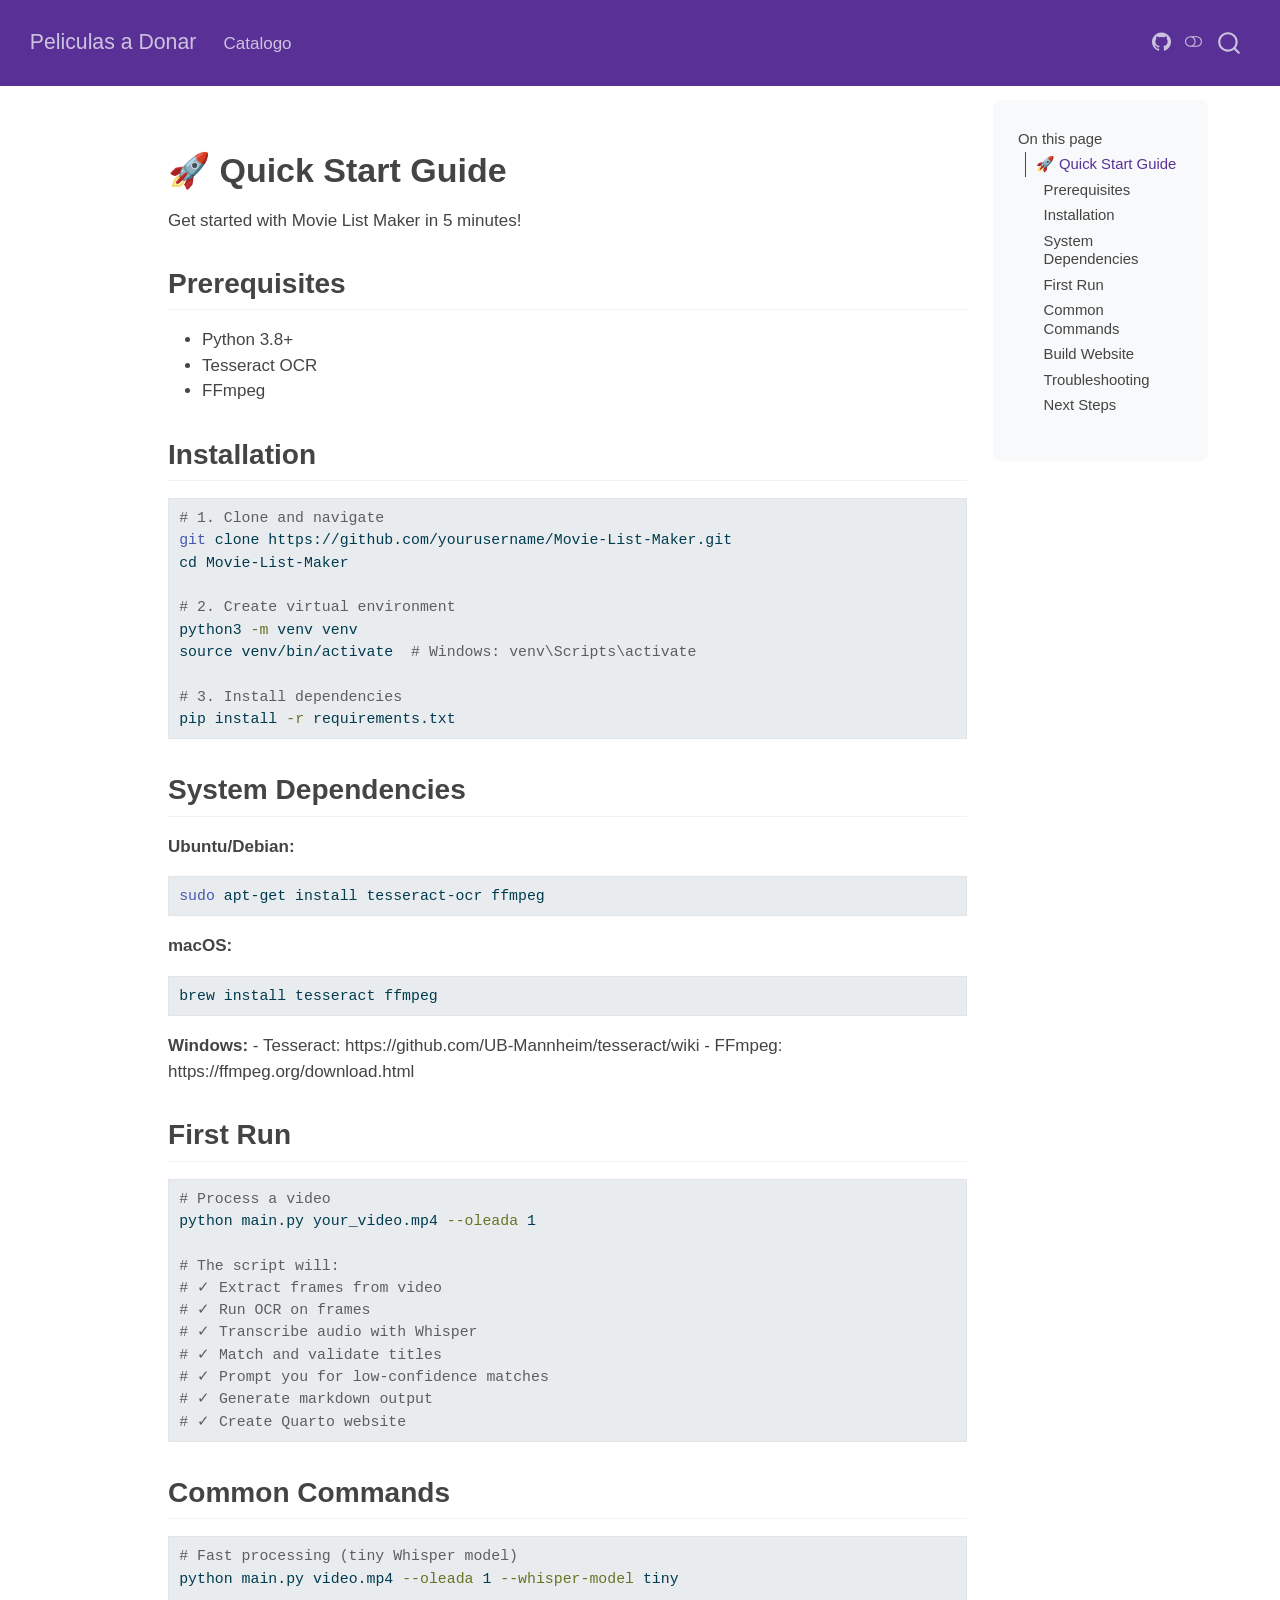
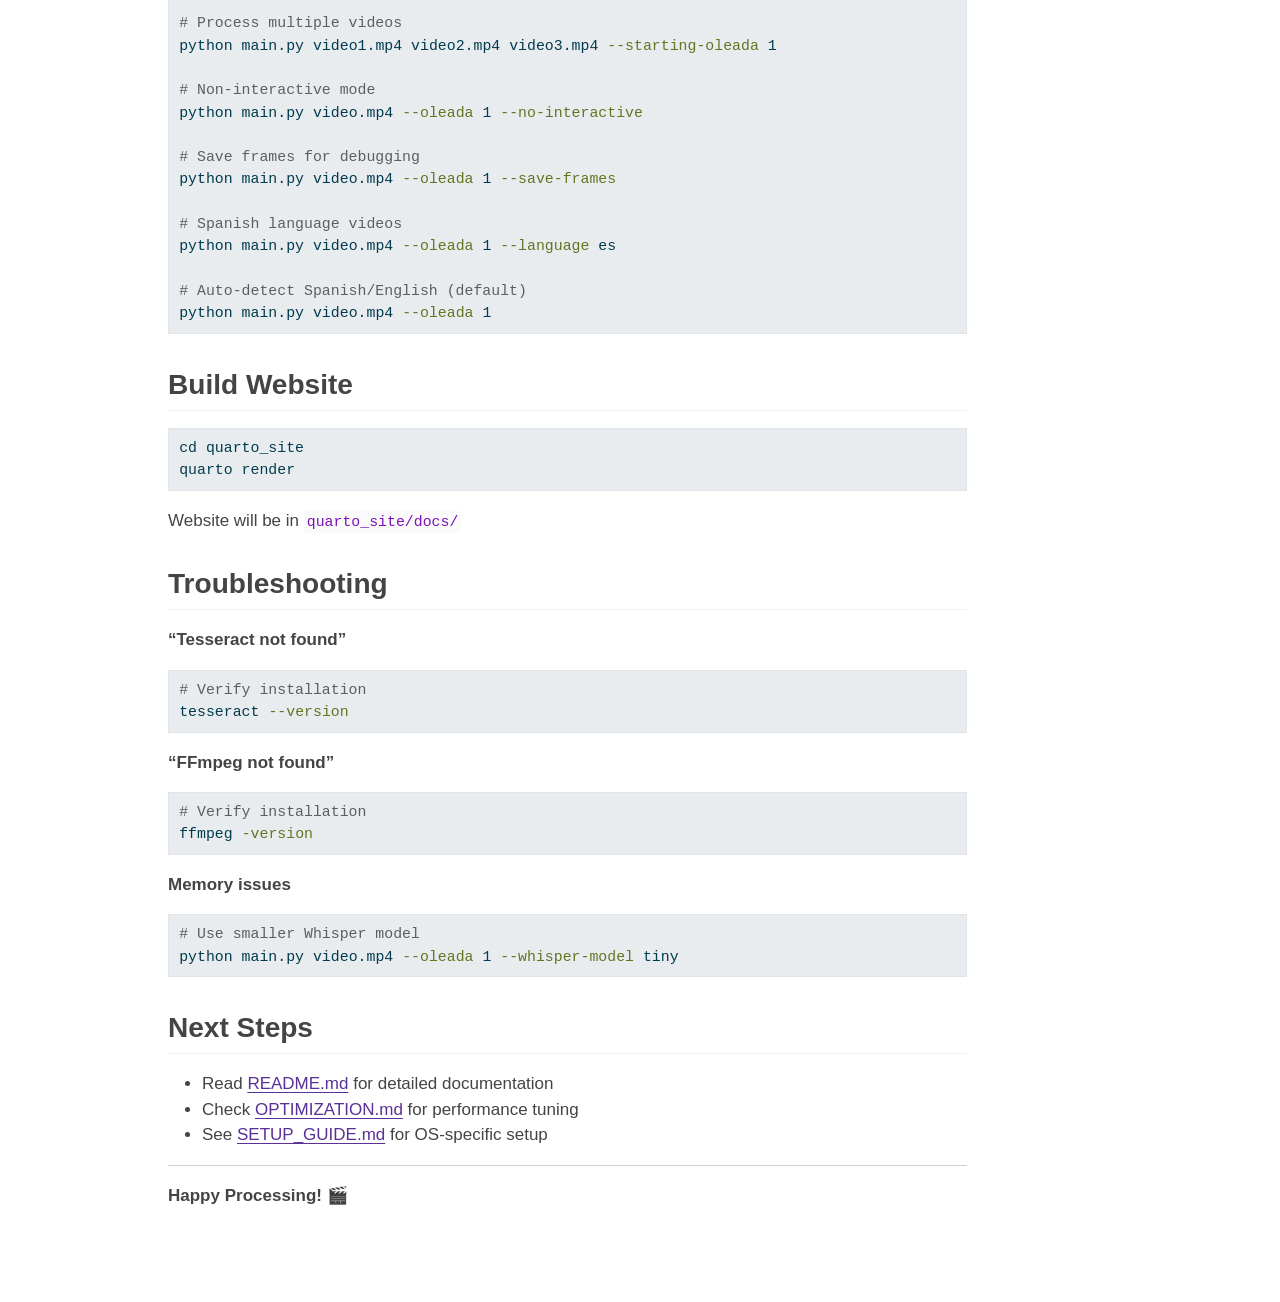
<file: QUICKSTART.html>
<!DOCTYPE html>
<html xmlns="http://www.w3.org/1999/xhtml" lang="en" xml:lang="en"><head>

<meta charset="utf-8">
<meta name="generator" content="quarto-1.6.42">

<meta name="viewport" content="width=device-width, initial-scale=1.0, user-scalable=yes">


<title>quickstart – Peliculas a Donar</title>
<style>
code{white-space: pre-wrap;}
span.smallcaps{font-variant: small-caps;}
div.columns{display: flex; gap: min(4vw, 1.5em);}
div.column{flex: auto; overflow-x: auto;}
div.hanging-indent{margin-left: 1.5em; text-indent: -1.5em;}
ul.task-list{list-style: none;}
ul.task-list li input[type="checkbox"] {
  width: 0.8em;
  margin: 0 0.8em 0.2em -1em; /* quarto-specific, see https://github.com/quarto-dev/quarto-cli/issues/4556 */ 
  vertical-align: middle;
}
/* CSS for syntax highlighting */
pre > code.sourceCode { white-space: pre; position: relative; }
pre > code.sourceCode > span { line-height: 1.25; }
pre > code.sourceCode > span:empty { height: 1.2em; }
.sourceCode { overflow: visible; }
code.sourceCode > span { color: inherit; text-decoration: inherit; }
div.sourceCode { margin: 1em 0; }
pre.sourceCode { margin: 0; }
@media screen {
div.sourceCode { overflow: auto; }
}
@media print {
pre > code.sourceCode { white-space: pre-wrap; }
pre > code.sourceCode > span { display: inline-block; text-indent: -5em; padding-left: 5em; }
}
pre.numberSource code
  { counter-reset: source-line 0; }
pre.numberSource code > span
  { position: relative; left: -4em; counter-increment: source-line; }
pre.numberSource code > span > a:first-child::before
  { content: counter(source-line);
    position: relative; left: -1em; text-align: right; vertical-align: baseline;
    border: none; display: inline-block;
    -webkit-touch-callout: none; -webkit-user-select: none;
    -khtml-user-select: none; -moz-user-select: none;
    -ms-user-select: none; user-select: none;
    padding: 0 4px; width: 4em;
  }
pre.numberSource { margin-left: 3em;  padding-left: 4px; }
div.sourceCode
  {   }
@media screen {
pre > code.sourceCode > span > a:first-child::before { text-decoration: underline; }
}
</style>


<script src="site_libs/quarto-nav/quarto-nav.js"></script>
<script src="site_libs/quarto-nav/headroom.min.js"></script>
<script src="site_libs/clipboard/clipboard.min.js"></script>
<script src="site_libs/quarto-search/autocomplete.umd.js"></script>
<script src="site_libs/quarto-search/fuse.min.js"></script>
<script src="site_libs/quarto-search/quarto-search.js"></script>
<meta name="quarto:offset" content="./">
<script src="site_libs/quarto-html/quarto.js"></script>
<script src="site_libs/quarto-html/popper.min.js"></script>
<script src="site_libs/quarto-html/tippy.umd.min.js"></script>
<script src="site_libs/quarto-html/anchor.min.js"></script>
<link href="site_libs/quarto-html/tippy.css" rel="stylesheet">
<link href="site_libs/quarto-html/quarto-syntax-highlighting-2f5df379a58b258e96c21c0638c20c03.css" rel="stylesheet" class="quarto-color-scheme" id="quarto-text-highlighting-styles">
<link href="site_libs/quarto-html/quarto-syntax-highlighting-dark-b53751a350365c71b6c909e95f209ed1.css" rel="prefetch" class="quarto-color-scheme quarto-color-alternate" id="quarto-text-highlighting-styles">
<script src="site_libs/bootstrap/bootstrap.min.js"></script>
<link href="site_libs/bootstrap/bootstrap-icons.css" rel="stylesheet">
<link href="site_libs/bootstrap/bootstrap-1b8372f3e2b4d1d72ad890953af485ee.min.css" rel="stylesheet" append-hash="true" class="quarto-color-scheme" id="quarto-bootstrap" data-mode="light">
<link href="site_libs/bootstrap/bootstrap-dark-a41b79df0362c2df3072d8a9cbcc52e7.min.css" rel="prefetch" append-hash="true" class="quarto-color-scheme quarto-color-alternate" id="quarto-bootstrap" data-mode="light">
<script id="quarto-search-options" type="application/json">{
  "location": "navbar",
  "copy-button": false,
  "collapse-after": 3,
  "panel-placement": "end",
  "type": "overlay",
  "limit": 50,
  "keyboard-shortcut": [
    "f",
    "/",
    "s"
  ],
  "show-item-context": false,
  "language": {
    "search-no-results-text": "No results",
    "search-matching-documents-text": "matching documents",
    "search-copy-link-title": "Copy link to search",
    "search-hide-matches-text": "Hide additional matches",
    "search-more-match-text": "more match in this document",
    "search-more-matches-text": "more matches in this document",
    "search-clear-button-title": "Clear",
    "search-text-placeholder": "",
    "search-detached-cancel-button-title": "Cancel",
    "search-submit-button-title": "Submit",
    "search-label": "Search"
  }
}</script>


<link rel="stylesheet" href="styles.css">
</head>

<body class="nav-fixed">

<div id="quarto-search-results"></div>
  <header id="quarto-header" class="headroom fixed-top">
    <nav class="navbar navbar-expand-lg " data-bs-theme="dark">
      <div class="navbar-container container-fluid">
      <div class="navbar-brand-container mx-auto">
    <a class="navbar-brand" href="./index.html">
    <span class="navbar-title">Peliculas a Donar</span>
    </a>
  </div>
            <div id="quarto-search" class="" title="Search"></div>
          <button class="navbar-toggler" type="button" data-bs-toggle="collapse" data-bs-target="#navbarCollapse" aria-controls="navbarCollapse" role="menu" aria-expanded="false" aria-label="Toggle navigation" onclick="if (window.quartoToggleHeadroom) { window.quartoToggleHeadroom(); }">
  <span class="navbar-toggler-icon"></span>
</button>
          <div class="collapse navbar-collapse" id="navbarCollapse">
            <ul class="navbar-nav navbar-nav-scroll me-auto">
  <li class="nav-item">
    <a class="nav-link" href="./index.html"> 
<span class="menu-text">Catalogo</span></a>
  </li>  
</ul>
            <ul class="navbar-nav navbar-nav-scroll ms-auto">
  <li class="nav-item compact">
    <a class="nav-link" href="https://github.com"> <i class="bi bi-github" role="img">
</i> 
<span class="menu-text"></span></a>
  </li>  
</ul>
          </div> <!-- /navcollapse -->
            <div class="quarto-navbar-tools">
  <a href="" class="quarto-color-scheme-toggle quarto-navigation-tool  px-1" onclick="window.quartoToggleColorScheme(); return false;" title="Toggle dark mode"><i class="bi"></i></a>
</div>
      </div> <!-- /container-fluid -->
    </nav>
</header>
<!-- content -->
<div id="quarto-content" class="quarto-container page-columns page-rows-contents page-layout-article page-navbar">
<!-- sidebar -->
<!-- margin-sidebar -->
    <div id="quarto-margin-sidebar" class="sidebar margin-sidebar">
        <nav id="TOC" role="doc-toc" class="toc-active">
    <h2 id="toc-title">On this page</h2>
   
  <ul>
  <li><a href="#quick-start-guide" id="toc-quick-start-guide" class="nav-link active" data-scroll-target="#quick-start-guide">🚀 Quick Start Guide</a>
  <ul class="collapse">
  <li><a href="#prerequisites" id="toc-prerequisites" class="nav-link" data-scroll-target="#prerequisites">Prerequisites</a></li>
  <li><a href="#installation" id="toc-installation" class="nav-link" data-scroll-target="#installation">Installation</a></li>
  <li><a href="#system-dependencies" id="toc-system-dependencies" class="nav-link" data-scroll-target="#system-dependencies">System Dependencies</a></li>
  <li><a href="#first-run" id="toc-first-run" class="nav-link" data-scroll-target="#first-run">First Run</a></li>
  <li><a href="#common-commands" id="toc-common-commands" class="nav-link" data-scroll-target="#common-commands">Common Commands</a></li>
  <li><a href="#build-website" id="toc-build-website" class="nav-link" data-scroll-target="#build-website">Build Website</a></li>
  <li><a href="#troubleshooting" id="toc-troubleshooting" class="nav-link" data-scroll-target="#troubleshooting">Troubleshooting</a></li>
  <li><a href="#next-steps" id="toc-next-steps" class="nav-link" data-scroll-target="#next-steps">Next Steps</a></li>
  </ul></li>
  </ul>
</nav>
    </div>
<!-- main -->
<main class="content" id="quarto-document-content"><header id="title-block-header" class="quarto-title-block"></header>




<section id="quick-start-guide" class="level1">
<h1>🚀 Quick Start Guide</h1>
<p>Get started with Movie List Maker in 5 minutes!</p>
<section id="prerequisites" class="level2">
<h2 class="anchored" data-anchor-id="prerequisites">Prerequisites</h2>
<ul>
<li>Python 3.8+</li>
<li>Tesseract OCR</li>
<li>FFmpeg</li>
</ul>
</section>
<section id="installation" class="level2">
<h2 class="anchored" data-anchor-id="installation">Installation</h2>
<div class="sourceCode" id="cb1"><pre class="sourceCode bash code-with-copy"><code class="sourceCode bash"><span id="cb1-1"><a href="#cb1-1" aria-hidden="true" tabindex="-1"></a><span class="co"># 1. Clone and navigate</span></span>
<span id="cb1-2"><a href="#cb1-2" aria-hidden="true" tabindex="-1"></a><span class="fu">git</span> clone https://github.com/yourusername/Movie-List-Maker.git</span>
<span id="cb1-3"><a href="#cb1-3" aria-hidden="true" tabindex="-1"></a><span class="bu">cd</span> Movie-List-Maker</span>
<span id="cb1-4"><a href="#cb1-4" aria-hidden="true" tabindex="-1"></a></span>
<span id="cb1-5"><a href="#cb1-5" aria-hidden="true" tabindex="-1"></a><span class="co"># 2. Create virtual environment</span></span>
<span id="cb1-6"><a href="#cb1-6" aria-hidden="true" tabindex="-1"></a><span class="ex">python3</span> <span class="at">-m</span> venv venv</span>
<span id="cb1-7"><a href="#cb1-7" aria-hidden="true" tabindex="-1"></a><span class="bu">source</span> venv/bin/activate  <span class="co"># Windows: venv\Scripts\activate</span></span>
<span id="cb1-8"><a href="#cb1-8" aria-hidden="true" tabindex="-1"></a></span>
<span id="cb1-9"><a href="#cb1-9" aria-hidden="true" tabindex="-1"></a><span class="co"># 3. Install dependencies</span></span>
<span id="cb1-10"><a href="#cb1-10" aria-hidden="true" tabindex="-1"></a><span class="ex">pip</span> install <span class="at">-r</span> requirements.txt</span></code><button title="Copy to Clipboard" class="code-copy-button"><i class="bi"></i></button></pre></div>
</section>
<section id="system-dependencies" class="level2">
<h2 class="anchored" data-anchor-id="system-dependencies">System Dependencies</h2>
<p><strong>Ubuntu/Debian:</strong></p>
<div class="sourceCode" id="cb2"><pre class="sourceCode bash code-with-copy"><code class="sourceCode bash"><span id="cb2-1"><a href="#cb2-1" aria-hidden="true" tabindex="-1"></a><span class="fu">sudo</span> apt-get install tesseract-ocr ffmpeg</span></code><button title="Copy to Clipboard" class="code-copy-button"><i class="bi"></i></button></pre></div>
<p><strong>macOS:</strong></p>
<div class="sourceCode" id="cb3"><pre class="sourceCode bash code-with-copy"><code class="sourceCode bash"><span id="cb3-1"><a href="#cb3-1" aria-hidden="true" tabindex="-1"></a><span class="ex">brew</span> install tesseract ffmpeg</span></code><button title="Copy to Clipboard" class="code-copy-button"><i class="bi"></i></button></pre></div>
<p><strong>Windows:</strong> - Tesseract: https://github.com/UB-Mannheim/tesseract/wiki - FFmpeg: https://ffmpeg.org/download.html</p>
</section>
<section id="first-run" class="level2">
<h2 class="anchored" data-anchor-id="first-run">First Run</h2>
<div class="sourceCode" id="cb4"><pre class="sourceCode bash code-with-copy"><code class="sourceCode bash"><span id="cb4-1"><a href="#cb4-1" aria-hidden="true" tabindex="-1"></a><span class="co"># Process a video</span></span>
<span id="cb4-2"><a href="#cb4-2" aria-hidden="true" tabindex="-1"></a><span class="ex">python</span> main.py your_video.mp4 <span class="at">--oleada</span> 1</span>
<span id="cb4-3"><a href="#cb4-3" aria-hidden="true" tabindex="-1"></a></span>
<span id="cb4-4"><a href="#cb4-4" aria-hidden="true" tabindex="-1"></a><span class="co"># The script will:</span></span>
<span id="cb4-5"><a href="#cb4-5" aria-hidden="true" tabindex="-1"></a><span class="co"># ✓ Extract frames from video</span></span>
<span id="cb4-6"><a href="#cb4-6" aria-hidden="true" tabindex="-1"></a><span class="co"># ✓ Run OCR on frames</span></span>
<span id="cb4-7"><a href="#cb4-7" aria-hidden="true" tabindex="-1"></a><span class="co"># ✓ Transcribe audio with Whisper</span></span>
<span id="cb4-8"><a href="#cb4-8" aria-hidden="true" tabindex="-1"></a><span class="co"># ✓ Match and validate titles</span></span>
<span id="cb4-9"><a href="#cb4-9" aria-hidden="true" tabindex="-1"></a><span class="co"># ✓ Prompt you for low-confidence matches</span></span>
<span id="cb4-10"><a href="#cb4-10" aria-hidden="true" tabindex="-1"></a><span class="co"># ✓ Generate markdown output</span></span>
<span id="cb4-11"><a href="#cb4-11" aria-hidden="true" tabindex="-1"></a><span class="co"># ✓ Create Quarto website</span></span></code><button title="Copy to Clipboard" class="code-copy-button"><i class="bi"></i></button></pre></div>
</section>
<section id="common-commands" class="level2">
<h2 class="anchored" data-anchor-id="common-commands">Common Commands</h2>
<div class="sourceCode" id="cb5"><pre class="sourceCode bash code-with-copy"><code class="sourceCode bash"><span id="cb5-1"><a href="#cb5-1" aria-hidden="true" tabindex="-1"></a><span class="co"># Fast processing (tiny Whisper model)</span></span>
<span id="cb5-2"><a href="#cb5-2" aria-hidden="true" tabindex="-1"></a><span class="ex">python</span> main.py video.mp4 <span class="at">--oleada</span> 1 <span class="at">--whisper-model</span> tiny</span>
<span id="cb5-3"><a href="#cb5-3" aria-hidden="true" tabindex="-1"></a></span>
<span id="cb5-4"><a href="#cb5-4" aria-hidden="true" tabindex="-1"></a><span class="co"># Process multiple videos</span></span>
<span id="cb5-5"><a href="#cb5-5" aria-hidden="true" tabindex="-1"></a><span class="ex">python</span> main.py video1.mp4 video2.mp4 video3.mp4 <span class="at">--starting-oleada</span> 1</span>
<span id="cb5-6"><a href="#cb5-6" aria-hidden="true" tabindex="-1"></a></span>
<span id="cb5-7"><a href="#cb5-7" aria-hidden="true" tabindex="-1"></a><span class="co"># Non-interactive mode</span></span>
<span id="cb5-8"><a href="#cb5-8" aria-hidden="true" tabindex="-1"></a><span class="ex">python</span> main.py video.mp4 <span class="at">--oleada</span> 1 <span class="at">--no-interactive</span></span>
<span id="cb5-9"><a href="#cb5-9" aria-hidden="true" tabindex="-1"></a></span>
<span id="cb5-10"><a href="#cb5-10" aria-hidden="true" tabindex="-1"></a><span class="co"># Save frames for debugging</span></span>
<span id="cb5-11"><a href="#cb5-11" aria-hidden="true" tabindex="-1"></a><span class="ex">python</span> main.py video.mp4 <span class="at">--oleada</span> 1 <span class="at">--save-frames</span></span>
<span id="cb5-12"><a href="#cb5-12" aria-hidden="true" tabindex="-1"></a></span>
<span id="cb5-13"><a href="#cb5-13" aria-hidden="true" tabindex="-1"></a><span class="co"># Spanish language videos</span></span>
<span id="cb5-14"><a href="#cb5-14" aria-hidden="true" tabindex="-1"></a><span class="ex">python</span> main.py video.mp4 <span class="at">--oleada</span> 1 <span class="at">--language</span> es</span>
<span id="cb5-15"><a href="#cb5-15" aria-hidden="true" tabindex="-1"></a></span>
<span id="cb5-16"><a href="#cb5-16" aria-hidden="true" tabindex="-1"></a><span class="co"># Auto-detect Spanish/English (default)</span></span>
<span id="cb5-17"><a href="#cb5-17" aria-hidden="true" tabindex="-1"></a><span class="ex">python</span> main.py video.mp4 <span class="at">--oleada</span> 1</span></code><button title="Copy to Clipboard" class="code-copy-button"><i class="bi"></i></button></pre></div>
</section>
<section id="build-website" class="level2">
<h2 class="anchored" data-anchor-id="build-website">Build Website</h2>
<div class="sourceCode" id="cb6"><pre class="sourceCode bash code-with-copy"><code class="sourceCode bash"><span id="cb6-1"><a href="#cb6-1" aria-hidden="true" tabindex="-1"></a><span class="bu">cd</span> quarto_site</span>
<span id="cb6-2"><a href="#cb6-2" aria-hidden="true" tabindex="-1"></a><span class="ex">quarto</span> render</span></code><button title="Copy to Clipboard" class="code-copy-button"><i class="bi"></i></button></pre></div>
<p>Website will be in <code>quarto_site/docs/</code></p>
</section>
<section id="troubleshooting" class="level2">
<h2 class="anchored" data-anchor-id="troubleshooting">Troubleshooting</h2>
<p><strong>“Tesseract not found”</strong></p>
<div class="sourceCode" id="cb7"><pre class="sourceCode bash code-with-copy"><code class="sourceCode bash"><span id="cb7-1"><a href="#cb7-1" aria-hidden="true" tabindex="-1"></a><span class="co"># Verify installation</span></span>
<span id="cb7-2"><a href="#cb7-2" aria-hidden="true" tabindex="-1"></a><span class="ex">tesseract</span> <span class="at">--version</span></span></code><button title="Copy to Clipboard" class="code-copy-button"><i class="bi"></i></button></pre></div>
<p><strong>“FFmpeg not found”</strong></p>
<div class="sourceCode" id="cb8"><pre class="sourceCode bash code-with-copy"><code class="sourceCode bash"><span id="cb8-1"><a href="#cb8-1" aria-hidden="true" tabindex="-1"></a><span class="co"># Verify installation</span></span>
<span id="cb8-2"><a href="#cb8-2" aria-hidden="true" tabindex="-1"></a><span class="ex">ffmpeg</span> <span class="at">-version</span></span></code><button title="Copy to Clipboard" class="code-copy-button"><i class="bi"></i></button></pre></div>
<p><strong>Memory issues</strong></p>
<div class="sourceCode" id="cb9"><pre class="sourceCode bash code-with-copy"><code class="sourceCode bash"><span id="cb9-1"><a href="#cb9-1" aria-hidden="true" tabindex="-1"></a><span class="co"># Use smaller Whisper model</span></span>
<span id="cb9-2"><a href="#cb9-2" aria-hidden="true" tabindex="-1"></a><span class="ex">python</span> main.py video.mp4 <span class="at">--oleada</span> 1 <span class="at">--whisper-model</span> tiny</span></code><button title="Copy to Clipboard" class="code-copy-button"><i class="bi"></i></button></pre></div>
</section>
<section id="next-steps" class="level2">
<h2 class="anchored" data-anchor-id="next-steps">Next Steps</h2>
<ul>
<li>Read <a href="README.md">README.md</a> for detailed documentation</li>
<li>Check <a href="./OPTIMIZATION.html">OPTIMIZATION.md</a> for performance tuning</li>
<li>See <a href="./SETUP_GUIDE.html">SETUP_GUIDE.md</a> for OS-specific setup</li>
</ul>
<hr>
<p><strong>Happy Processing! 🎬</strong></p>


</section>
</section>

</main> <!-- /main -->
<script id="quarto-html-after-body" type="application/javascript">
window.document.addEventListener("DOMContentLoaded", function (event) {
  const toggleBodyColorMode = (bsSheetEl) => {
    const mode = bsSheetEl.getAttribute("data-mode");
    const bodyEl = window.document.querySelector("body");
    if (mode === "dark") {
      bodyEl.classList.add("quarto-dark");
      bodyEl.classList.remove("quarto-light");
    } else {
      bodyEl.classList.add("quarto-light");
      bodyEl.classList.remove("quarto-dark");
    }
  }
  const toggleBodyColorPrimary = () => {
    const bsSheetEl = window.document.querySelector("link#quarto-bootstrap");
    if (bsSheetEl) {
      toggleBodyColorMode(bsSheetEl);
    }
  }
  toggleBodyColorPrimary();  
  const disableStylesheet = (stylesheets) => {
    for (let i=0; i < stylesheets.length; i++) {
      const stylesheet = stylesheets[i];
      stylesheet.rel = 'prefetch';
    }
  }
  const enableStylesheet = (stylesheets) => {
    for (let i=0; i < stylesheets.length; i++) {
      const stylesheet = stylesheets[i];
      stylesheet.rel = 'stylesheet';
    }
  }
  const manageTransitions = (selector, allowTransitions) => {
    const els = window.document.querySelectorAll(selector);
    for (let i=0; i < els.length; i++) {
      const el = els[i];
      if (allowTransitions) {
        el.classList.remove('notransition');
      } else {
        el.classList.add('notransition');
      }
    }
  }
  const toggleGiscusIfUsed = (isAlternate, darkModeDefault) => {
    const baseTheme = document.querySelector('#giscus-base-theme')?.value ?? 'light';
    const alternateTheme = document.querySelector('#giscus-alt-theme')?.value ?? 'dark';
    let newTheme = '';
    if(darkModeDefault) {
      newTheme = isAlternate ? baseTheme : alternateTheme;
    } else {
      newTheme = isAlternate ? alternateTheme : baseTheme;
    }
    const changeGiscusTheme = () => {
      // From: https://github.com/giscus/giscus/issues/336
      const sendMessage = (message) => {
        const iframe = document.querySelector('iframe.giscus-frame');
        if (!iframe) return;
        iframe.contentWindow.postMessage({ giscus: message }, 'https://giscus.app');
      }
      sendMessage({
        setConfig: {
          theme: newTheme
        }
      });
    }
    const isGiscussLoaded = window.document.querySelector('iframe.giscus-frame') !== null;
    if (isGiscussLoaded) {
      changeGiscusTheme();
    }
  }
  const toggleColorMode = (alternate) => {
    // Switch the stylesheets
    const alternateStylesheets = window.document.querySelectorAll('link.quarto-color-scheme.quarto-color-alternate');
    manageTransitions('#quarto-margin-sidebar .nav-link', false);
    if (alternate) {
      enableStylesheet(alternateStylesheets);
      for (const sheetNode of alternateStylesheets) {
        if (sheetNode.id === "quarto-bootstrap") {
          toggleBodyColorMode(sheetNode);
        }
      }
    } else {
      disableStylesheet(alternateStylesheets);
      toggleBodyColorPrimary();
    }
    manageTransitions('#quarto-margin-sidebar .nav-link', true);
    // Switch the toggles
    const toggles = window.document.querySelectorAll('.quarto-color-scheme-toggle');
    for (let i=0; i < toggles.length; i++) {
      const toggle = toggles[i];
      if (toggle) {
        if (alternate) {
          toggle.classList.add("alternate");     
        } else {
          toggle.classList.remove("alternate");
        }
      }
    }
    // Hack to workaround the fact that safari doesn't
    // properly recolor the scrollbar when toggling (#1455)
    if (navigator.userAgent.indexOf('Safari') > 0 && navigator.userAgent.indexOf('Chrome') == -1) {
      manageTransitions("body", false);
      window.scrollTo(0, 1);
      setTimeout(() => {
        window.scrollTo(0, 0);
        manageTransitions("body", true);
      }, 40);  
    }
  }
  const isFileUrl = () => { 
    return window.location.protocol === 'file:';
  }
  const hasAlternateSentinel = () => {  
    let styleSentinel = getColorSchemeSentinel();
    if (styleSentinel !== null) {
      return styleSentinel === "alternate";
    } else {
      return false;
    }
  }
  const setStyleSentinel = (alternate) => {
    const value = alternate ? "alternate" : "default";
    if (!isFileUrl()) {
      window.localStorage.setItem("quarto-color-scheme", value);
    } else {
      localAlternateSentinel = value;
    }
  }
  const getColorSchemeSentinel = () => {
    if (!isFileUrl()) {
      const storageValue = window.localStorage.getItem("quarto-color-scheme");
      return storageValue != null ? storageValue : localAlternateSentinel;
    } else {
      return localAlternateSentinel;
    }
  }
  const darkModeDefault = false;
  let localAlternateSentinel = darkModeDefault ? 'alternate' : 'default';
  // Dark / light mode switch
  window.quartoToggleColorScheme = () => {
    // Read the current dark / light value 
    let toAlternate = !hasAlternateSentinel();
    toggleColorMode(toAlternate);
    setStyleSentinel(toAlternate);
    toggleGiscusIfUsed(toAlternate, darkModeDefault);
  };
  // Ensure there is a toggle, if there isn't float one in the top right
  if (window.document.querySelector('.quarto-color-scheme-toggle') === null) {
    const a = window.document.createElement('a');
    a.classList.add('top-right');
    a.classList.add('quarto-color-scheme-toggle');
    a.href = "";
    a.onclick = function() { try { window.quartoToggleColorScheme(); } catch {} return false; };
    const i = window.document.createElement("i");
    i.classList.add('bi');
    a.appendChild(i);
    window.document.body.appendChild(a);
  }
  // Switch to dark mode if need be
  if (hasAlternateSentinel()) {
    toggleColorMode(true);
  } else {
    toggleColorMode(false);
  }
  const icon = "";
  const anchorJS = new window.AnchorJS();
  anchorJS.options = {
    placement: 'right',
    icon: icon
  };
  anchorJS.add('.anchored');
  const isCodeAnnotation = (el) => {
    for (const clz of el.classList) {
      if (clz.startsWith('code-annotation-')) {                     
        return true;
      }
    }
    return false;
  }
  const onCopySuccess = function(e) {
    // button target
    const button = e.trigger;
    // don't keep focus
    button.blur();
    // flash "checked"
    button.classList.add('code-copy-button-checked');
    var currentTitle = button.getAttribute("title");
    button.setAttribute("title", "Copied!");
    let tooltip;
    if (window.bootstrap) {
      button.setAttribute("data-bs-toggle", "tooltip");
      button.setAttribute("data-bs-placement", "left");
      button.setAttribute("data-bs-title", "Copied!");
      tooltip = new bootstrap.Tooltip(button, 
        { trigger: "manual", 
          customClass: "code-copy-button-tooltip",
          offset: [0, -8]});
      tooltip.show();    
    }
    setTimeout(function() {
      if (tooltip) {
        tooltip.hide();
        button.removeAttribute("data-bs-title");
        button.removeAttribute("data-bs-toggle");
        button.removeAttribute("data-bs-placement");
      }
      button.setAttribute("title", currentTitle);
      button.classList.remove('code-copy-button-checked');
    }, 1000);
    // clear code selection
    e.clearSelection();
  }
  const getTextToCopy = function(trigger) {
      const codeEl = trigger.previousElementSibling.cloneNode(true);
      for (const childEl of codeEl.children) {
        if (isCodeAnnotation(childEl)) {
          childEl.remove();
        }
      }
      return codeEl.innerText;
  }
  const clipboard = new window.ClipboardJS('.code-copy-button:not([data-in-quarto-modal])', {
    text: getTextToCopy
  });
  clipboard.on('success', onCopySuccess);
  if (window.document.getElementById('quarto-embedded-source-code-modal')) {
    const clipboardModal = new window.ClipboardJS('.code-copy-button[data-in-quarto-modal]', {
      text: getTextToCopy,
      container: window.document.getElementById('quarto-embedded-source-code-modal')
    });
    clipboardModal.on('success', onCopySuccess);
  }
    var localhostRegex = new RegExp(/^(?:http|https):\/\/localhost\:?[0-9]*\//);
    var mailtoRegex = new RegExp(/^mailto:/);
      var filterRegex = new RegExp("https:\/\/dar4datascience\.github\.io\/Movie-List-Maker\/");
    var isInternal = (href) => {
        return filterRegex.test(href) || localhostRegex.test(href) || mailtoRegex.test(href);
    }
    // Inspect non-navigation links and adorn them if external
 	var links = window.document.querySelectorAll('a[href]:not(.nav-link):not(.navbar-brand):not(.toc-action):not(.sidebar-link):not(.sidebar-item-toggle):not(.pagination-link):not(.no-external):not([aria-hidden]):not(.dropdown-item):not(.quarto-navigation-tool):not(.about-link)');
    for (var i=0; i<links.length; i++) {
      const link = links[i];
      if (!isInternal(link.href)) {
        // undo the damage that might have been done by quarto-nav.js in the case of
        // links that we want to consider external
        if (link.dataset.originalHref !== undefined) {
          link.href = link.dataset.originalHref;
        }
      }
    }
  function tippyHover(el, contentFn, onTriggerFn, onUntriggerFn) {
    const config = {
      allowHTML: true,
      maxWidth: 500,
      delay: 100,
      arrow: false,
      appendTo: function(el) {
          return el.parentElement;
      },
      interactive: true,
      interactiveBorder: 10,
      theme: 'quarto',
      placement: 'bottom-start',
    };
    if (contentFn) {
      config.content = contentFn;
    }
    if (onTriggerFn) {
      config.onTrigger = onTriggerFn;
    }
    if (onUntriggerFn) {
      config.onUntrigger = onUntriggerFn;
    }
    window.tippy(el, config); 
  }
  const noterefs = window.document.querySelectorAll('a[role="doc-noteref"]');
  for (var i=0; i<noterefs.length; i++) {
    const ref = noterefs[i];
    tippyHover(ref, function() {
      // use id or data attribute instead here
      let href = ref.getAttribute('data-footnote-href') || ref.getAttribute('href');
      try { href = new URL(href).hash; } catch {}
      const id = href.replace(/^#\/?/, "");
      const note = window.document.getElementById(id);
      if (note) {
        return note.innerHTML;
      } else {
        return "";
      }
    });
  }
  const xrefs = window.document.querySelectorAll('a.quarto-xref');
  const processXRef = (id, note) => {
    // Strip column container classes
    const stripColumnClz = (el) => {
      el.classList.remove("page-full", "page-columns");
      if (el.children) {
        for (const child of el.children) {
          stripColumnClz(child);
        }
      }
    }
    stripColumnClz(note)
    if (id === null || id.startsWith('sec-')) {
      // Special case sections, only their first couple elements
      const container = document.createElement("div");
      if (note.children && note.children.length > 2) {
        container.appendChild(note.children[0].cloneNode(true));
        for (let i = 1; i < note.children.length; i++) {
          const child = note.children[i];
          if (child.tagName === "P" && child.innerText === "") {
            continue;
          } else {
            container.appendChild(child.cloneNode(true));
            break;
          }
        }
        if (window.Quarto?.typesetMath) {
          window.Quarto.typesetMath(container);
        }
        return container.innerHTML
      } else {
        if (window.Quarto?.typesetMath) {
          window.Quarto.typesetMath(note);
        }
        return note.innerHTML;
      }
    } else {
      // Remove any anchor links if they are present
      const anchorLink = note.querySelector('a.anchorjs-link');
      if (anchorLink) {
        anchorLink.remove();
      }
      if (window.Quarto?.typesetMath) {
        window.Quarto.typesetMath(note);
      }
      if (note.classList.contains("callout")) {
        return note.outerHTML;
      } else {
        return note.innerHTML;
      }
    }
  }
  for (var i=0; i<xrefs.length; i++) {
    const xref = xrefs[i];
    tippyHover(xref, undefined, function(instance) {
      instance.disable();
      let url = xref.getAttribute('href');
      let hash = undefined; 
      if (url.startsWith('#')) {
        hash = url;
      } else {
        try { hash = new URL(url).hash; } catch {}
      }
      if (hash) {
        const id = hash.replace(/^#\/?/, "");
        const note = window.document.getElementById(id);
        if (note !== null) {
          try {
            const html = processXRef(id, note.cloneNode(true));
            instance.setContent(html);
          } finally {
            instance.enable();
            instance.show();
          }
        } else {
          // See if we can fetch this
          fetch(url.split('#')[0])
          .then(res => res.text())
          .then(html => {
            const parser = new DOMParser();
            const htmlDoc = parser.parseFromString(html, "text/html");
            const note = htmlDoc.getElementById(id);
            if (note !== null) {
              const html = processXRef(id, note);
              instance.setContent(html);
            } 
          }).finally(() => {
            instance.enable();
            instance.show();
          });
        }
      } else {
        // See if we can fetch a full url (with no hash to target)
        // This is a special case and we should probably do some content thinning / targeting
        fetch(url)
        .then(res => res.text())
        .then(html => {
          const parser = new DOMParser();
          const htmlDoc = parser.parseFromString(html, "text/html");
          const note = htmlDoc.querySelector('main.content');
          if (note !== null) {
            // This should only happen for chapter cross references
            // (since there is no id in the URL)
            // remove the first header
            if (note.children.length > 0 && note.children[0].tagName === "HEADER") {
              note.children[0].remove();
            }
            const html = processXRef(null, note);
            instance.setContent(html);
          } 
        }).finally(() => {
          instance.enable();
          instance.show();
        });
      }
    }, function(instance) {
    });
  }
      let selectedAnnoteEl;
      const selectorForAnnotation = ( cell, annotation) => {
        let cellAttr = 'data-code-cell="' + cell + '"';
        let lineAttr = 'data-code-annotation="' +  annotation + '"';
        const selector = 'span[' + cellAttr + '][' + lineAttr + ']';
        return selector;
      }
      const selectCodeLines = (annoteEl) => {
        const doc = window.document;
        const targetCell = annoteEl.getAttribute("data-target-cell");
        const targetAnnotation = annoteEl.getAttribute("data-target-annotation");
        const annoteSpan = window.document.querySelector(selectorForAnnotation(targetCell, targetAnnotation));
        const lines = annoteSpan.getAttribute("data-code-lines").split(",");
        const lineIds = lines.map((line) => {
          return targetCell + "-" + line;
        })
        let top = null;
        let height = null;
        let parent = null;
        if (lineIds.length > 0) {
            //compute the position of the single el (top and bottom and make a div)
            const el = window.document.getElementById(lineIds[0]);
            top = el.offsetTop;
            height = el.offsetHeight;
            parent = el.parentElement.parentElement;
          if (lineIds.length > 1) {
            const lastEl = window.document.getElementById(lineIds[lineIds.length - 1]);
            const bottom = lastEl.offsetTop + lastEl.offsetHeight;
            height = bottom - top;
          }
          if (top !== null && height !== null && parent !== null) {
            // cook up a div (if necessary) and position it 
            let div = window.document.getElementById("code-annotation-line-highlight");
            if (div === null) {
              div = window.document.createElement("div");
              div.setAttribute("id", "code-annotation-line-highlight");
              div.style.position = 'absolute';
              parent.appendChild(div);
            }
            div.style.top = top - 2 + "px";
            div.style.height = height + 4 + "px";
            div.style.left = 0;
            let gutterDiv = window.document.getElementById("code-annotation-line-highlight-gutter");
            if (gutterDiv === null) {
              gutterDiv = window.document.createElement("div");
              gutterDiv.setAttribute("id", "code-annotation-line-highlight-gutter");
              gutterDiv.style.position = 'absolute';
              const codeCell = window.document.getElementById(targetCell);
              const gutter = codeCell.querySelector('.code-annotation-gutter');
              gutter.appendChild(gutterDiv);
            }
            gutterDiv.style.top = top - 2 + "px";
            gutterDiv.style.height = height + 4 + "px";
          }
          selectedAnnoteEl = annoteEl;
        }
      };
      const unselectCodeLines = () => {
        const elementsIds = ["code-annotation-line-highlight", "code-annotation-line-highlight-gutter"];
        elementsIds.forEach((elId) => {
          const div = window.document.getElementById(elId);
          if (div) {
            div.remove();
          }
        });
        selectedAnnoteEl = undefined;
      };
        // Handle positioning of the toggle
    window.addEventListener(
      "resize",
      throttle(() => {
        elRect = undefined;
        if (selectedAnnoteEl) {
          selectCodeLines(selectedAnnoteEl);
        }
      }, 10)
    );
    function throttle(fn, ms) {
    let throttle = false;
    let timer;
      return (...args) => {
        if(!throttle) { // first call gets through
            fn.apply(this, args);
            throttle = true;
        } else { // all the others get throttled
            if(timer) clearTimeout(timer); // cancel #2
            timer = setTimeout(() => {
              fn.apply(this, args);
              timer = throttle = false;
            }, ms);
        }
      };
    }
      // Attach click handler to the DT
      const annoteDls = window.document.querySelectorAll('dt[data-target-cell]');
      for (const annoteDlNode of annoteDls) {
        annoteDlNode.addEventListener('click', (event) => {
          const clickedEl = event.target;
          if (clickedEl !== selectedAnnoteEl) {
            unselectCodeLines();
            const activeEl = window.document.querySelector('dt[data-target-cell].code-annotation-active');
            if (activeEl) {
              activeEl.classList.remove('code-annotation-active');
            }
            selectCodeLines(clickedEl);
            clickedEl.classList.add('code-annotation-active');
          } else {
            // Unselect the line
            unselectCodeLines();
            clickedEl.classList.remove('code-annotation-active');
          }
        });
      }
  const findCites = (el) => {
    const parentEl = el.parentElement;
    if (parentEl) {
      const cites = parentEl.dataset.cites;
      if (cites) {
        return {
          el,
          cites: cites.split(' ')
        };
      } else {
        return findCites(el.parentElement)
      }
    } else {
      return undefined;
    }
  };
  var bibliorefs = window.document.querySelectorAll('a[role="doc-biblioref"]');
  for (var i=0; i<bibliorefs.length; i++) {
    const ref = bibliorefs[i];
    const citeInfo = findCites(ref);
    if (citeInfo) {
      tippyHover(citeInfo.el, function() {
        var popup = window.document.createElement('div');
        citeInfo.cites.forEach(function(cite) {
          var citeDiv = window.document.createElement('div');
          citeDiv.classList.add('hanging-indent');
          citeDiv.classList.add('csl-entry');
          var biblioDiv = window.document.getElementById('ref-' + cite);
          if (biblioDiv) {
            citeDiv.innerHTML = biblioDiv.innerHTML;
          }
          popup.appendChild(citeDiv);
        });
        return popup.innerHTML;
      });
    }
  }
});
</script>
</div> <!-- /content -->




</body></html>
</file>
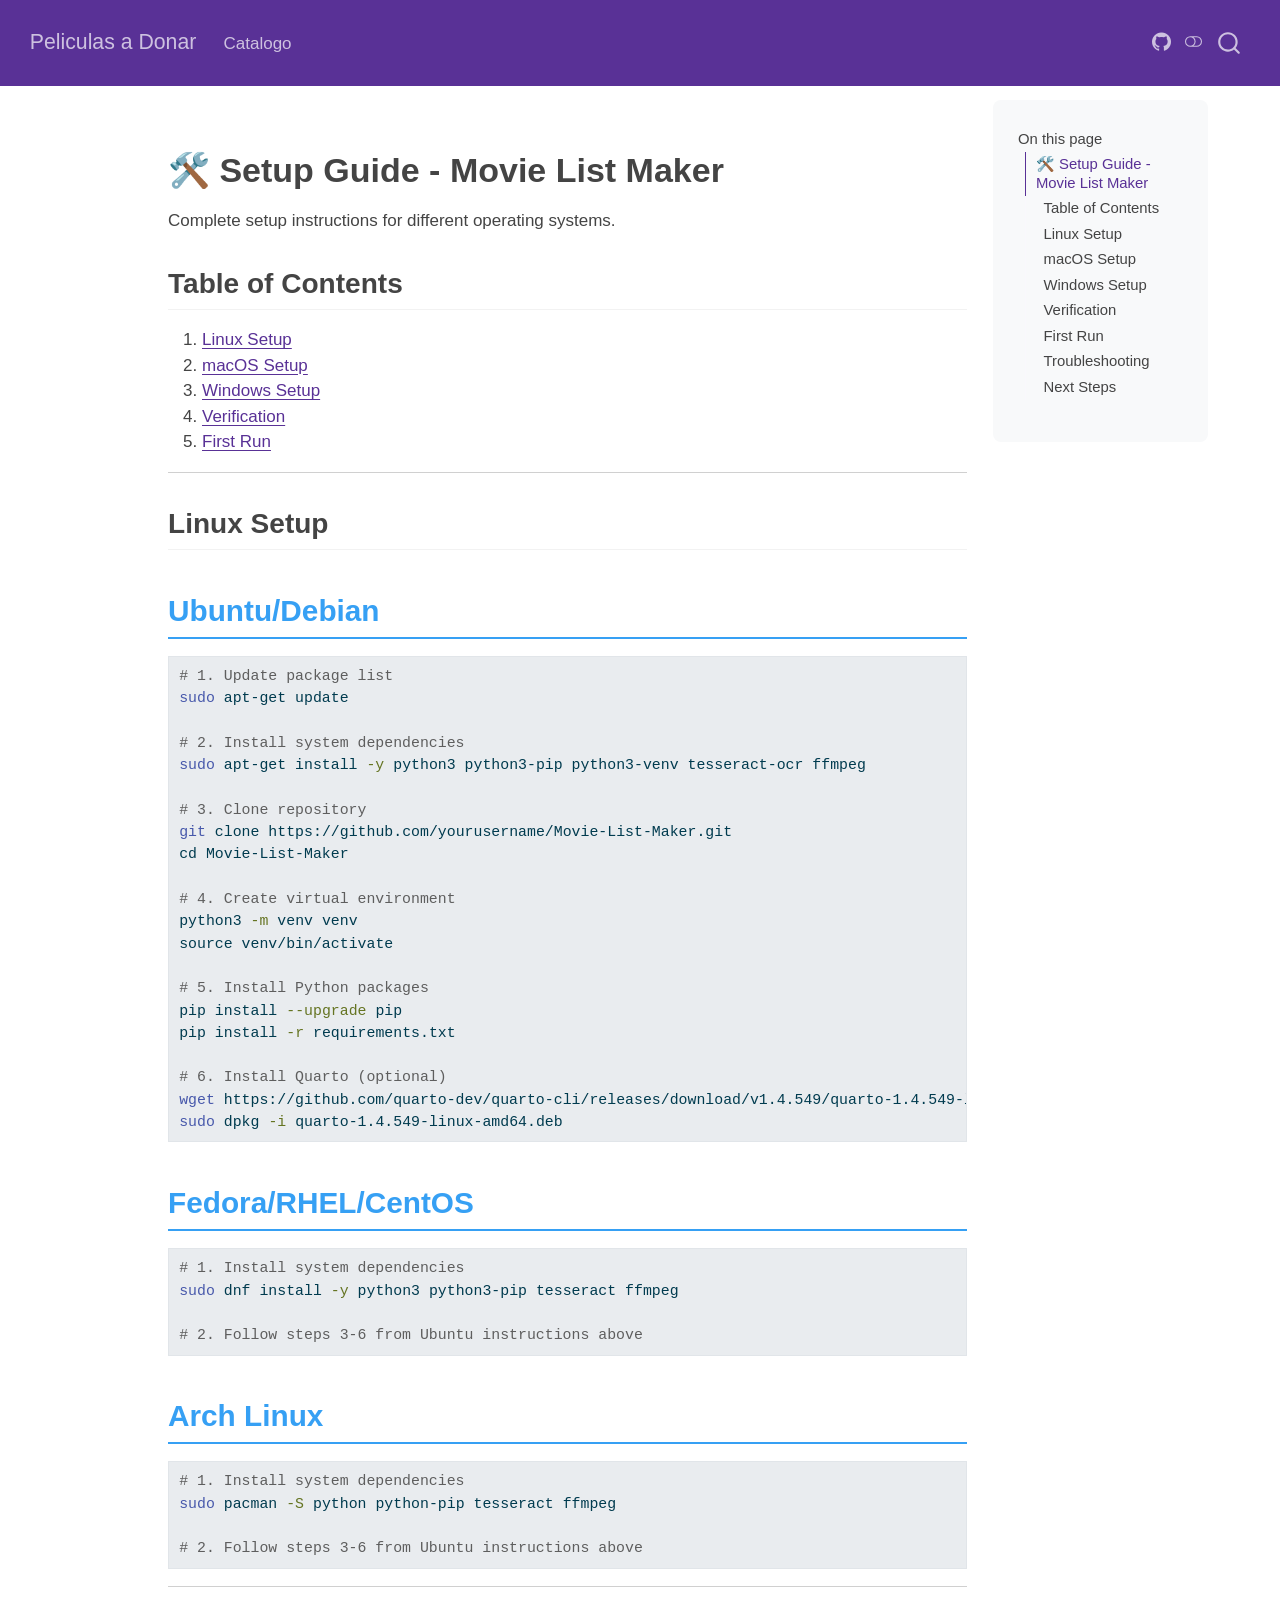
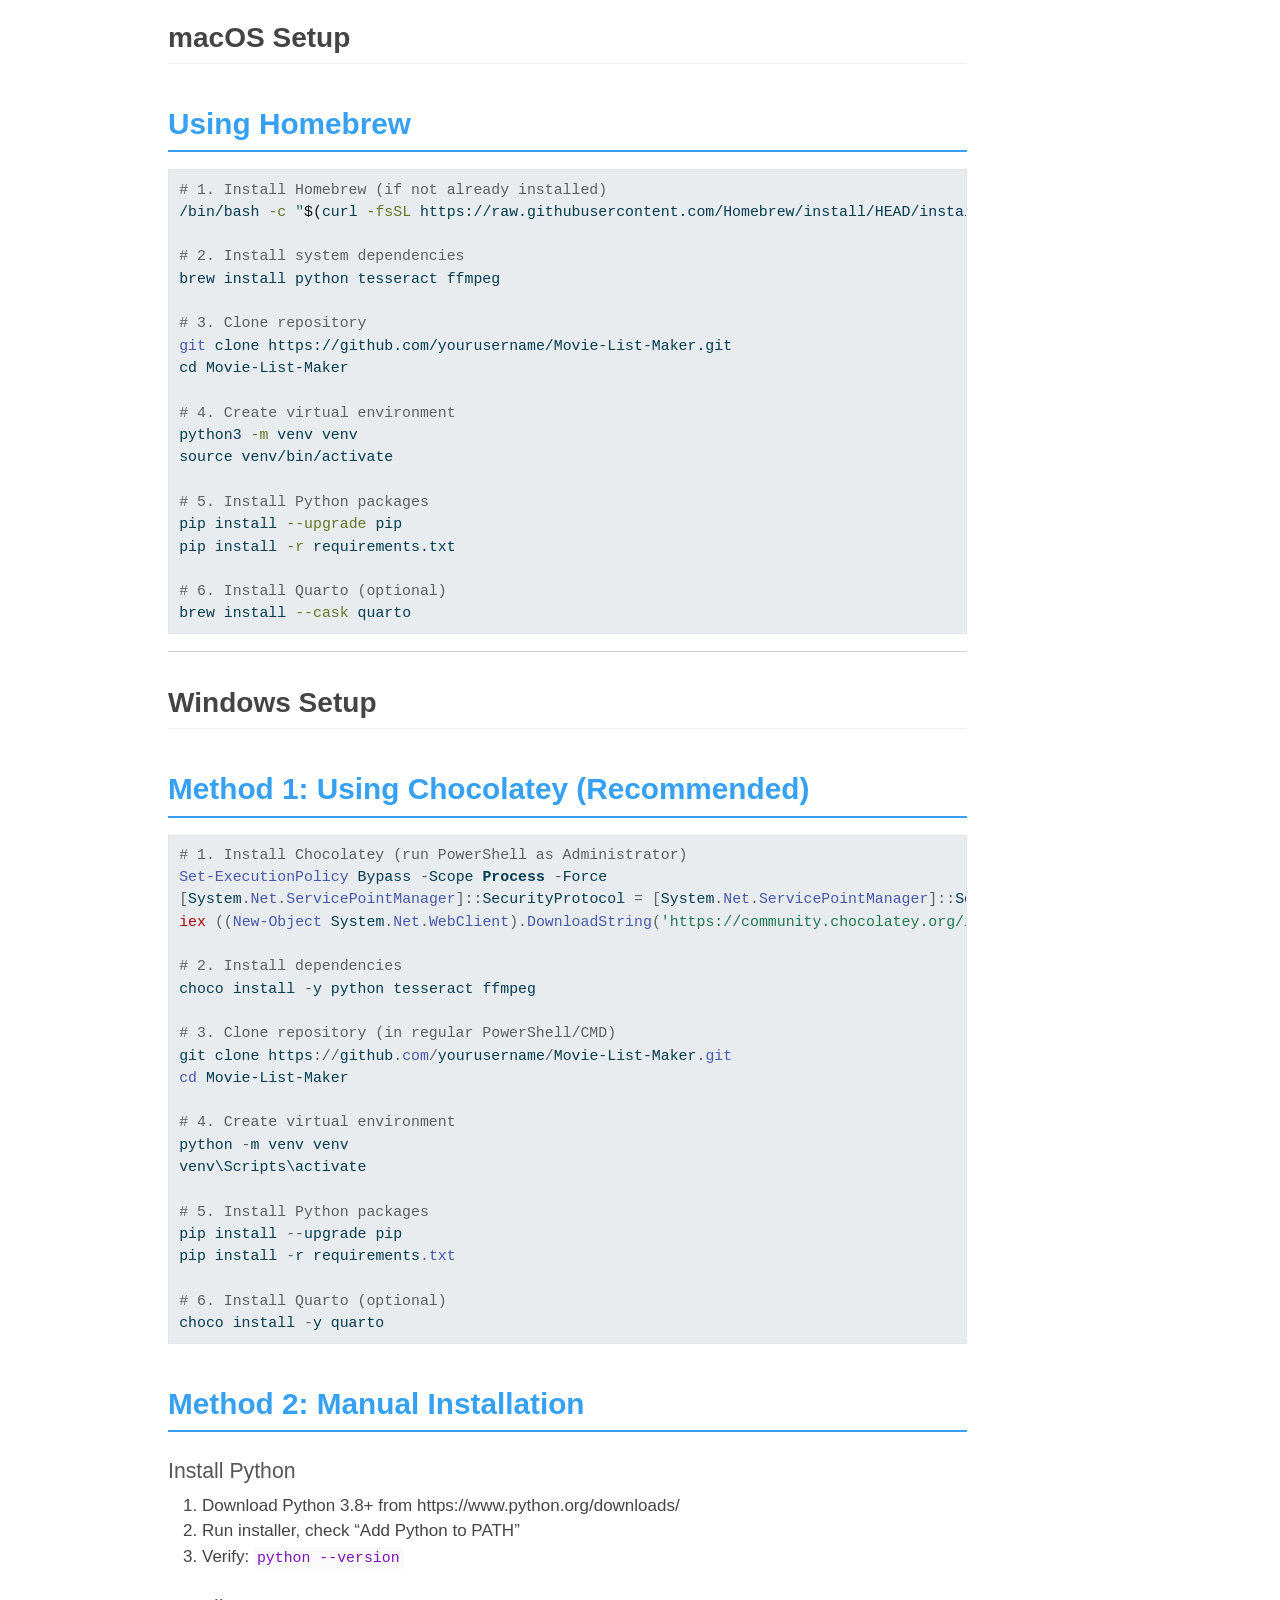
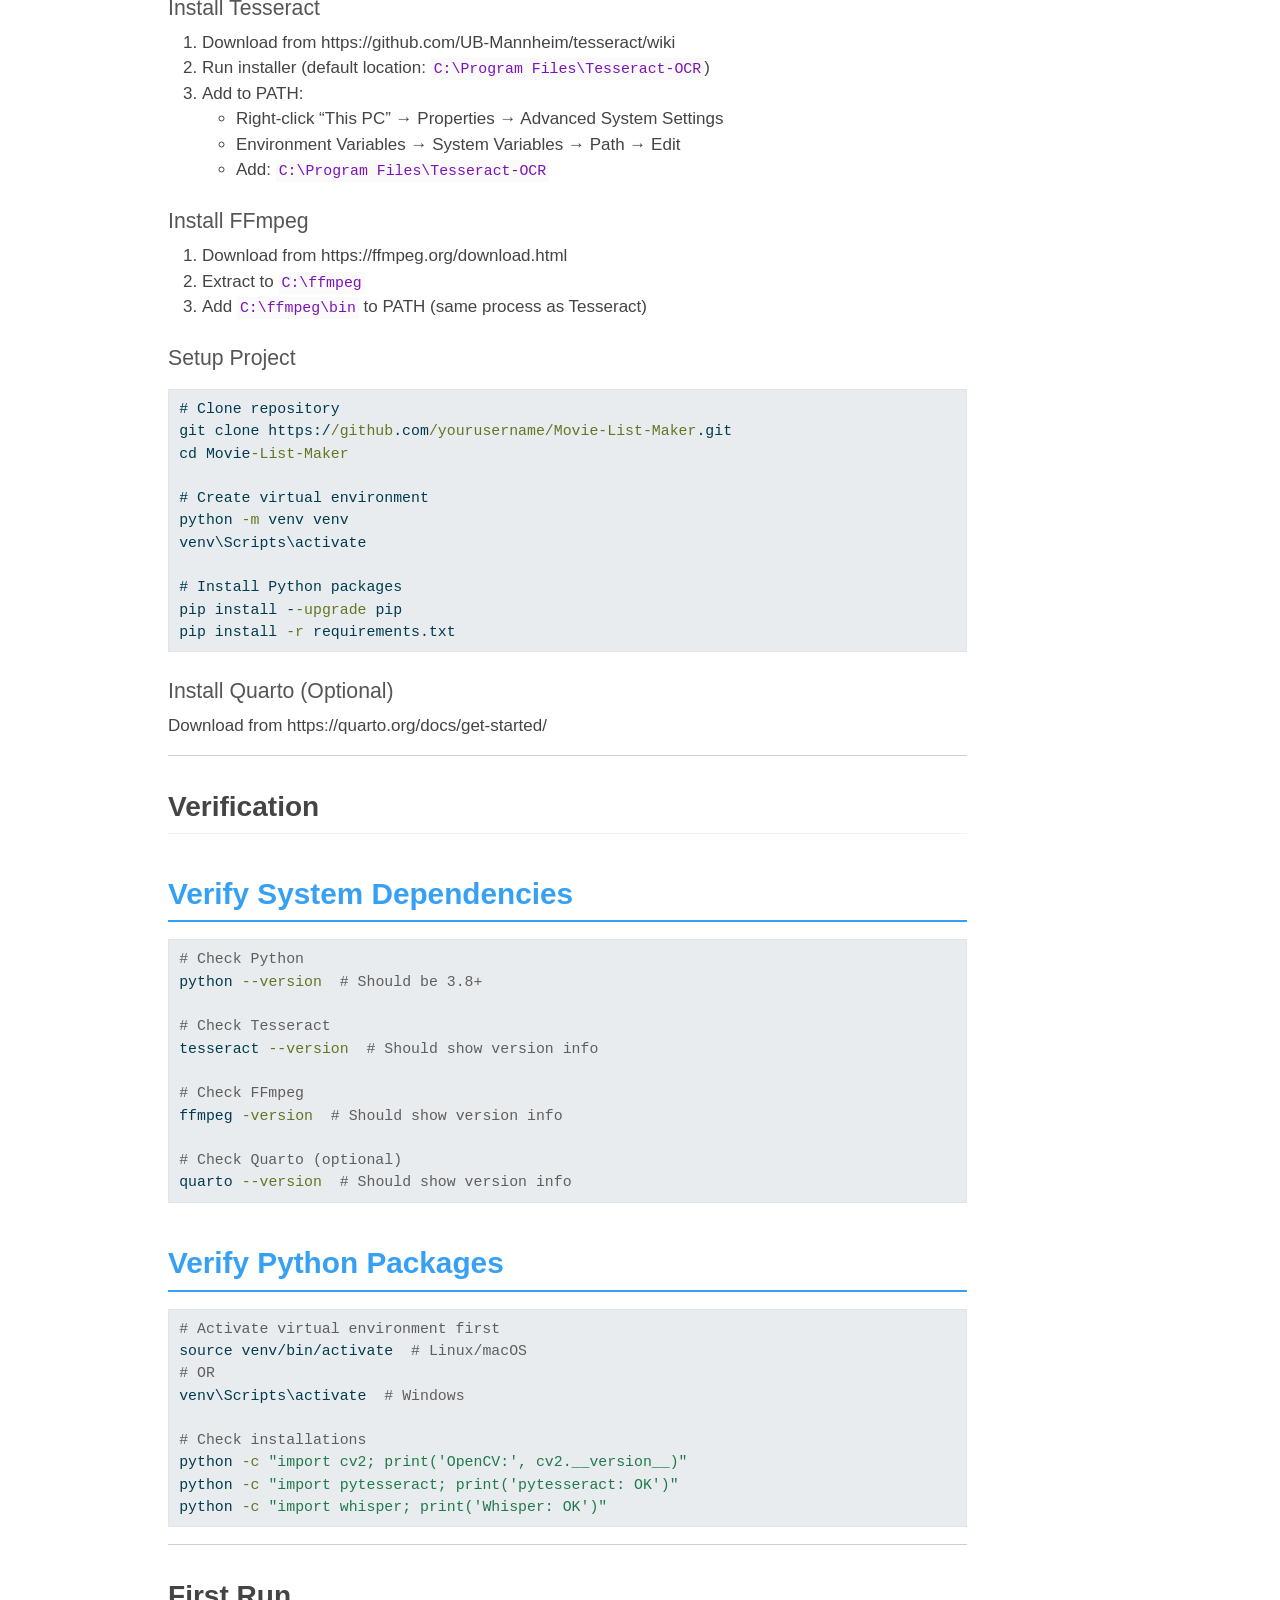
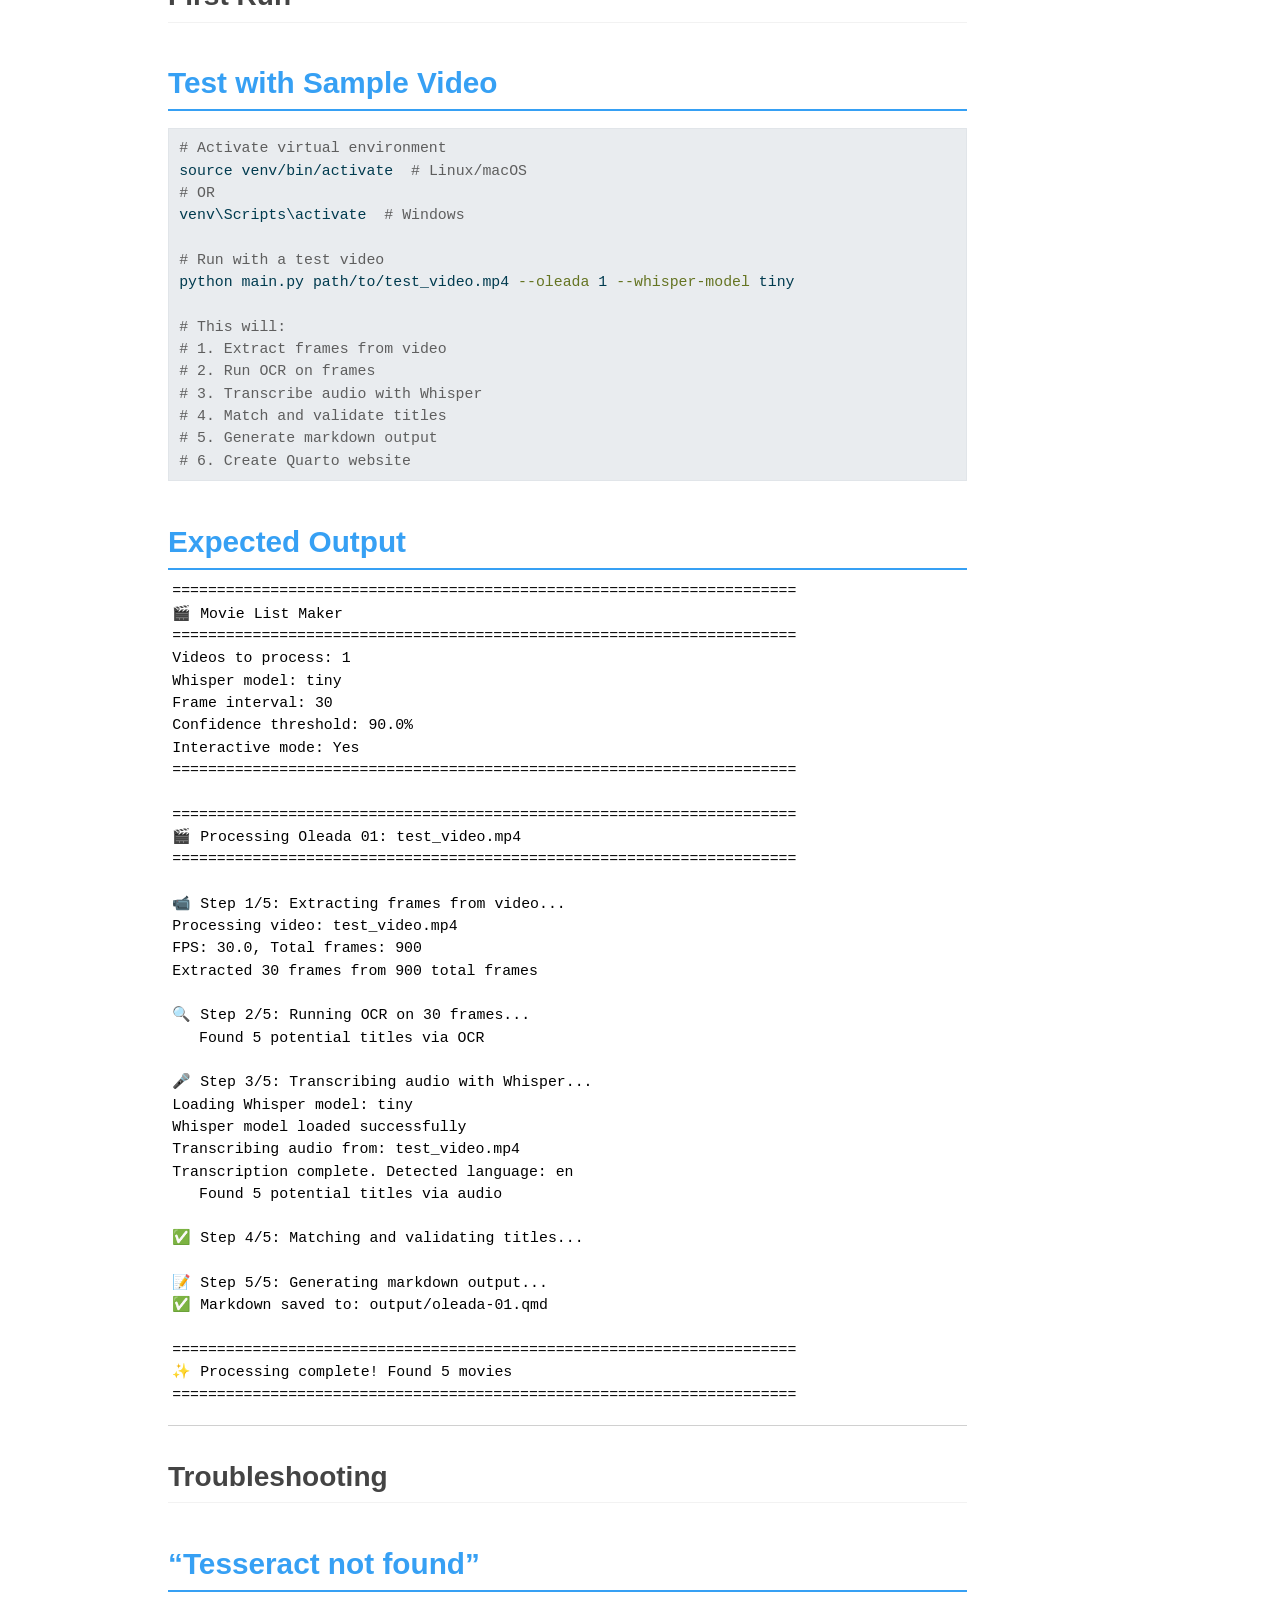
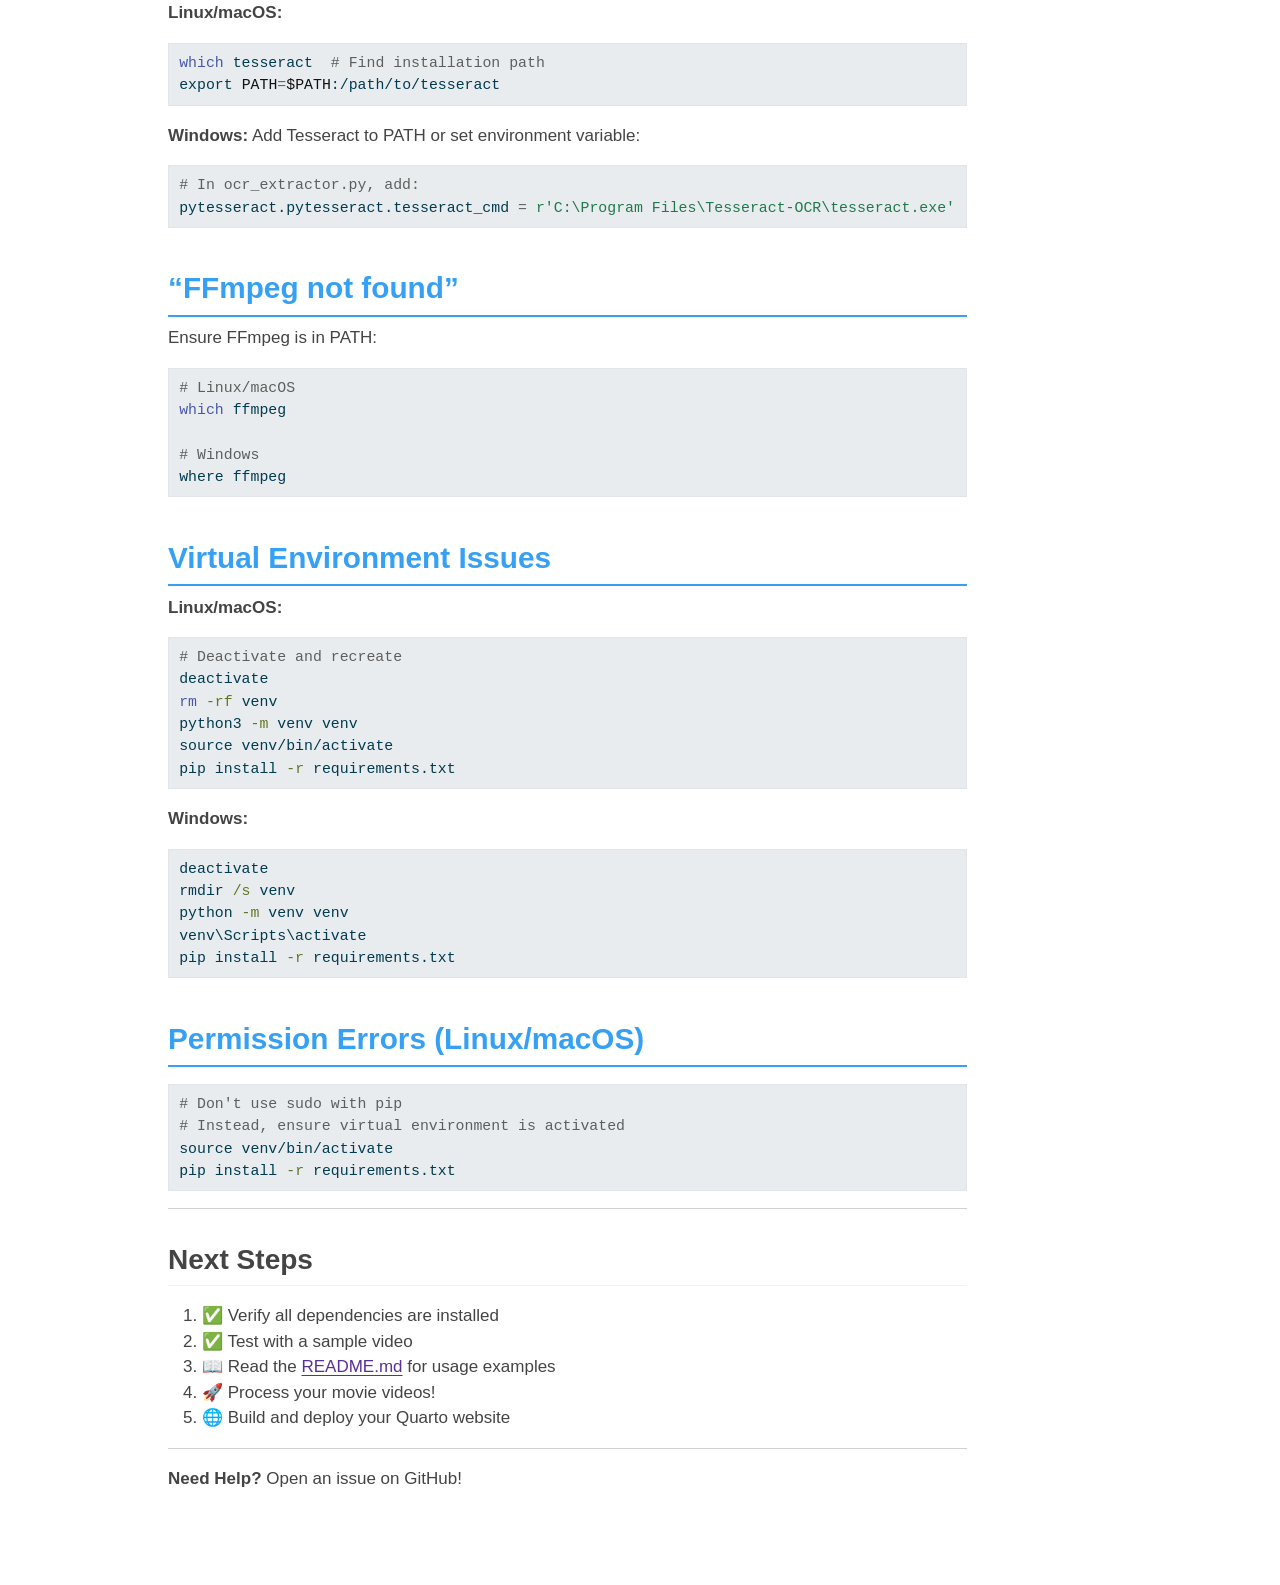
<file: SETUP_GUIDE.html>
<!DOCTYPE html>
<html xmlns="http://www.w3.org/1999/xhtml" lang="en" xml:lang="en"><head>

<meta charset="utf-8">
<meta name="generator" content="quarto-1.6.42">

<meta name="viewport" content="width=device-width, initial-scale=1.0, user-scalable=yes">


<title>setup_guide – Peliculas a Donar</title>
<style>
code{white-space: pre-wrap;}
span.smallcaps{font-variant: small-caps;}
div.columns{display: flex; gap: min(4vw, 1.5em);}
div.column{flex: auto; overflow-x: auto;}
div.hanging-indent{margin-left: 1.5em; text-indent: -1.5em;}
ul.task-list{list-style: none;}
ul.task-list li input[type="checkbox"] {
  width: 0.8em;
  margin: 0 0.8em 0.2em -1em; /* quarto-specific, see https://github.com/quarto-dev/quarto-cli/issues/4556 */ 
  vertical-align: middle;
}
/* CSS for syntax highlighting */
pre > code.sourceCode { white-space: pre; position: relative; }
pre > code.sourceCode > span { line-height: 1.25; }
pre > code.sourceCode > span:empty { height: 1.2em; }
.sourceCode { overflow: visible; }
code.sourceCode > span { color: inherit; text-decoration: inherit; }
div.sourceCode { margin: 1em 0; }
pre.sourceCode { margin: 0; }
@media screen {
div.sourceCode { overflow: auto; }
}
@media print {
pre > code.sourceCode { white-space: pre-wrap; }
pre > code.sourceCode > span { display: inline-block; text-indent: -5em; padding-left: 5em; }
}
pre.numberSource code
  { counter-reset: source-line 0; }
pre.numberSource code > span
  { position: relative; left: -4em; counter-increment: source-line; }
pre.numberSource code > span > a:first-child::before
  { content: counter(source-line);
    position: relative; left: -1em; text-align: right; vertical-align: baseline;
    border: none; display: inline-block;
    -webkit-touch-callout: none; -webkit-user-select: none;
    -khtml-user-select: none; -moz-user-select: none;
    -ms-user-select: none; user-select: none;
    padding: 0 4px; width: 4em;
  }
pre.numberSource { margin-left: 3em;  padding-left: 4px; }
div.sourceCode
  {   }
@media screen {
pre > code.sourceCode > span > a:first-child::before { text-decoration: underline; }
}
</style>


<script src="site_libs/quarto-nav/quarto-nav.js"></script>
<script src="site_libs/quarto-nav/headroom.min.js"></script>
<script src="site_libs/clipboard/clipboard.min.js"></script>
<script src="site_libs/quarto-search/autocomplete.umd.js"></script>
<script src="site_libs/quarto-search/fuse.min.js"></script>
<script src="site_libs/quarto-search/quarto-search.js"></script>
<meta name="quarto:offset" content="./">
<script src="site_libs/quarto-html/quarto.js"></script>
<script src="site_libs/quarto-html/popper.min.js"></script>
<script src="site_libs/quarto-html/tippy.umd.min.js"></script>
<script src="site_libs/quarto-html/anchor.min.js"></script>
<link href="site_libs/quarto-html/tippy.css" rel="stylesheet">
<link href="site_libs/quarto-html/quarto-syntax-highlighting-2f5df379a58b258e96c21c0638c20c03.css" rel="stylesheet" class="quarto-color-scheme" id="quarto-text-highlighting-styles">
<link href="site_libs/quarto-html/quarto-syntax-highlighting-dark-b53751a350365c71b6c909e95f209ed1.css" rel="prefetch" class="quarto-color-scheme quarto-color-alternate" id="quarto-text-highlighting-styles">
<script src="site_libs/bootstrap/bootstrap.min.js"></script>
<link href="site_libs/bootstrap/bootstrap-icons.css" rel="stylesheet">
<link href="site_libs/bootstrap/bootstrap-1b8372f3e2b4d1d72ad890953af485ee.min.css" rel="stylesheet" append-hash="true" class="quarto-color-scheme" id="quarto-bootstrap" data-mode="light">
<link href="site_libs/bootstrap/bootstrap-dark-a41b79df0362c2df3072d8a9cbcc52e7.min.css" rel="prefetch" append-hash="true" class="quarto-color-scheme quarto-color-alternate" id="quarto-bootstrap" data-mode="light">
<script id="quarto-search-options" type="application/json">{
  "location": "navbar",
  "copy-button": false,
  "collapse-after": 3,
  "panel-placement": "end",
  "type": "overlay",
  "limit": 50,
  "keyboard-shortcut": [
    "f",
    "/",
    "s"
  ],
  "show-item-context": false,
  "language": {
    "search-no-results-text": "No results",
    "search-matching-documents-text": "matching documents",
    "search-copy-link-title": "Copy link to search",
    "search-hide-matches-text": "Hide additional matches",
    "search-more-match-text": "more match in this document",
    "search-more-matches-text": "more matches in this document",
    "search-clear-button-title": "Clear",
    "search-text-placeholder": "",
    "search-detached-cancel-button-title": "Cancel",
    "search-submit-button-title": "Submit",
    "search-label": "Search"
  }
}</script>


<link rel="stylesheet" href="styles.css">
</head>

<body class="nav-fixed">

<div id="quarto-search-results"></div>
  <header id="quarto-header" class="headroom fixed-top">
    <nav class="navbar navbar-expand-lg " data-bs-theme="dark">
      <div class="navbar-container container-fluid">
      <div class="navbar-brand-container mx-auto">
    <a class="navbar-brand" href="./index.html">
    <span class="navbar-title">Peliculas a Donar</span>
    </a>
  </div>
            <div id="quarto-search" class="" title="Search"></div>
          <button class="navbar-toggler" type="button" data-bs-toggle="collapse" data-bs-target="#navbarCollapse" aria-controls="navbarCollapse" role="menu" aria-expanded="false" aria-label="Toggle navigation" onclick="if (window.quartoToggleHeadroom) { window.quartoToggleHeadroom(); }">
  <span class="navbar-toggler-icon"></span>
</button>
          <div class="collapse navbar-collapse" id="navbarCollapse">
            <ul class="navbar-nav navbar-nav-scroll me-auto">
  <li class="nav-item">
    <a class="nav-link" href="./index.html"> 
<span class="menu-text">Catalogo</span></a>
  </li>  
</ul>
            <ul class="navbar-nav navbar-nav-scroll ms-auto">
  <li class="nav-item compact">
    <a class="nav-link" href="https://github.com"> <i class="bi bi-github" role="img">
</i> 
<span class="menu-text"></span></a>
  </li>  
</ul>
          </div> <!-- /navcollapse -->
            <div class="quarto-navbar-tools">
  <a href="" class="quarto-color-scheme-toggle quarto-navigation-tool  px-1" onclick="window.quartoToggleColorScheme(); return false;" title="Toggle dark mode"><i class="bi"></i></a>
</div>
      </div> <!-- /container-fluid -->
    </nav>
</header>
<!-- content -->
<div id="quarto-content" class="quarto-container page-columns page-rows-contents page-layout-article page-navbar">
<!-- sidebar -->
<!-- margin-sidebar -->
    <div id="quarto-margin-sidebar" class="sidebar margin-sidebar">
        <nav id="TOC" role="doc-toc" class="toc-active">
    <h2 id="toc-title">On this page</h2>
   
  <ul>
  <li><a href="#setup-guide---movie-list-maker" id="toc-setup-guide---movie-list-maker" class="nav-link active" data-scroll-target="#setup-guide---movie-list-maker">🛠️ Setup Guide - Movie List Maker</a>
  <ul class="collapse">
  <li><a href="#table-of-contents" id="toc-table-of-contents" class="nav-link" data-scroll-target="#table-of-contents">Table of Contents</a></li>
  <li><a href="#linux-setup" id="toc-linux-setup" class="nav-link" data-scroll-target="#linux-setup">Linux Setup</a>
  <ul class="collapse">
  <li><a href="#ubuntudebian" id="toc-ubuntudebian" class="nav-link" data-scroll-target="#ubuntudebian">Ubuntu/Debian</a></li>
  <li><a href="#fedorarhelcentos" id="toc-fedorarhelcentos" class="nav-link" data-scroll-target="#fedorarhelcentos">Fedora/RHEL/CentOS</a></li>
  <li><a href="#arch-linux" id="toc-arch-linux" class="nav-link" data-scroll-target="#arch-linux">Arch Linux</a></li>
  </ul></li>
  <li><a href="#macos-setup" id="toc-macos-setup" class="nav-link" data-scroll-target="#macos-setup">macOS Setup</a>
  <ul class="collapse">
  <li><a href="#using-homebrew" id="toc-using-homebrew" class="nav-link" data-scroll-target="#using-homebrew">Using Homebrew</a></li>
  </ul></li>
  <li><a href="#windows-setup" id="toc-windows-setup" class="nav-link" data-scroll-target="#windows-setup">Windows Setup</a>
  <ul class="collapse">
  <li><a href="#method-1-using-chocolatey-recommended" id="toc-method-1-using-chocolatey-recommended" class="nav-link" data-scroll-target="#method-1-using-chocolatey-recommended">Method 1: Using Chocolatey (Recommended)</a></li>
  <li><a href="#method-2-manual-installation" id="toc-method-2-manual-installation" class="nav-link" data-scroll-target="#method-2-manual-installation">Method 2: Manual Installation</a></li>
  </ul></li>
  <li><a href="#verification" id="toc-verification" class="nav-link" data-scroll-target="#verification">Verification</a>
  <ul class="collapse">
  <li><a href="#verify-system-dependencies" id="toc-verify-system-dependencies" class="nav-link" data-scroll-target="#verify-system-dependencies">Verify System Dependencies</a></li>
  <li><a href="#verify-python-packages" id="toc-verify-python-packages" class="nav-link" data-scroll-target="#verify-python-packages">Verify Python Packages</a></li>
  </ul></li>
  <li><a href="#first-run" id="toc-first-run" class="nav-link" data-scroll-target="#first-run">First Run</a>
  <ul class="collapse">
  <li><a href="#test-with-sample-video" id="toc-test-with-sample-video" class="nav-link" data-scroll-target="#test-with-sample-video">Test with Sample Video</a></li>
  <li><a href="#expected-output" id="toc-expected-output" class="nav-link" data-scroll-target="#expected-output">Expected Output</a></li>
  </ul></li>
  <li><a href="#troubleshooting" id="toc-troubleshooting" class="nav-link" data-scroll-target="#troubleshooting">Troubleshooting</a>
  <ul class="collapse">
  <li><a href="#tesseract-not-found" id="toc-tesseract-not-found" class="nav-link" data-scroll-target="#tesseract-not-found">“Tesseract not found”</a></li>
  <li><a href="#ffmpeg-not-found" id="toc-ffmpeg-not-found" class="nav-link" data-scroll-target="#ffmpeg-not-found">“FFmpeg not found”</a></li>
  <li><a href="#virtual-environment-issues" id="toc-virtual-environment-issues" class="nav-link" data-scroll-target="#virtual-environment-issues">Virtual Environment Issues</a></li>
  <li><a href="#permission-errors-linuxmacos" id="toc-permission-errors-linuxmacos" class="nav-link" data-scroll-target="#permission-errors-linuxmacos">Permission Errors (Linux/macOS)</a></li>
  </ul></li>
  <li><a href="#next-steps" id="toc-next-steps" class="nav-link" data-scroll-target="#next-steps">Next Steps</a></li>
  </ul></li>
  </ul>
</nav>
    </div>
<!-- main -->
<main class="content" id="quarto-document-content"><header id="title-block-header" class="quarto-title-block"></header>




<section id="setup-guide---movie-list-maker" class="level1">
<h1>🛠️ Setup Guide - Movie List Maker</h1>
<p>Complete setup instructions for different operating systems.</p>
<section id="table-of-contents" class="level2">
<h2 class="anchored" data-anchor-id="table-of-contents">Table of Contents</h2>
<ol type="1">
<li><a href="#linux-setup">Linux Setup</a></li>
<li><a href="#macos-setup">macOS Setup</a></li>
<li><a href="#windows-setup">Windows Setup</a></li>
<li><a href="#verification">Verification</a></li>
<li><a href="#first-run">First Run</a></li>
</ol>
<hr>
</section>
<section id="linux-setup" class="level2">
<h2 class="anchored" data-anchor-id="linux-setup">Linux Setup</h2>
<section id="ubuntudebian" class="level3">
<h3 class="anchored" data-anchor-id="ubuntudebian">Ubuntu/Debian</h3>
<div class="sourceCode" id="cb1"><pre class="sourceCode bash code-with-copy"><code class="sourceCode bash"><span id="cb1-1"><a href="#cb1-1" aria-hidden="true" tabindex="-1"></a><span class="co"># 1. Update package list</span></span>
<span id="cb1-2"><a href="#cb1-2" aria-hidden="true" tabindex="-1"></a><span class="fu">sudo</span> apt-get update</span>
<span id="cb1-3"><a href="#cb1-3" aria-hidden="true" tabindex="-1"></a></span>
<span id="cb1-4"><a href="#cb1-4" aria-hidden="true" tabindex="-1"></a><span class="co"># 2. Install system dependencies</span></span>
<span id="cb1-5"><a href="#cb1-5" aria-hidden="true" tabindex="-1"></a><span class="fu">sudo</span> apt-get install <span class="at">-y</span> python3 python3-pip python3-venv tesseract-ocr ffmpeg</span>
<span id="cb1-6"><a href="#cb1-6" aria-hidden="true" tabindex="-1"></a></span>
<span id="cb1-7"><a href="#cb1-7" aria-hidden="true" tabindex="-1"></a><span class="co"># 3. Clone repository</span></span>
<span id="cb1-8"><a href="#cb1-8" aria-hidden="true" tabindex="-1"></a><span class="fu">git</span> clone https://github.com/yourusername/Movie-List-Maker.git</span>
<span id="cb1-9"><a href="#cb1-9" aria-hidden="true" tabindex="-1"></a><span class="bu">cd</span> Movie-List-Maker</span>
<span id="cb1-10"><a href="#cb1-10" aria-hidden="true" tabindex="-1"></a></span>
<span id="cb1-11"><a href="#cb1-11" aria-hidden="true" tabindex="-1"></a><span class="co"># 4. Create virtual environment</span></span>
<span id="cb1-12"><a href="#cb1-12" aria-hidden="true" tabindex="-1"></a><span class="ex">python3</span> <span class="at">-m</span> venv venv</span>
<span id="cb1-13"><a href="#cb1-13" aria-hidden="true" tabindex="-1"></a><span class="bu">source</span> venv/bin/activate</span>
<span id="cb1-14"><a href="#cb1-14" aria-hidden="true" tabindex="-1"></a></span>
<span id="cb1-15"><a href="#cb1-15" aria-hidden="true" tabindex="-1"></a><span class="co"># 5. Install Python packages</span></span>
<span id="cb1-16"><a href="#cb1-16" aria-hidden="true" tabindex="-1"></a><span class="ex">pip</span> install <span class="at">--upgrade</span> pip</span>
<span id="cb1-17"><a href="#cb1-17" aria-hidden="true" tabindex="-1"></a><span class="ex">pip</span> install <span class="at">-r</span> requirements.txt</span>
<span id="cb1-18"><a href="#cb1-18" aria-hidden="true" tabindex="-1"></a></span>
<span id="cb1-19"><a href="#cb1-19" aria-hidden="true" tabindex="-1"></a><span class="co"># 6. Install Quarto (optional)</span></span>
<span id="cb1-20"><a href="#cb1-20" aria-hidden="true" tabindex="-1"></a><span class="fu">wget</span> https://github.com/quarto-dev/quarto-cli/releases/download/v1.4.549/quarto-1.4.549-linux-amd64.deb</span>
<span id="cb1-21"><a href="#cb1-21" aria-hidden="true" tabindex="-1"></a><span class="fu">sudo</span> dpkg <span class="at">-i</span> quarto-1.4.549-linux-amd64.deb</span></code><button title="Copy to Clipboard" class="code-copy-button"><i class="bi"></i></button></pre></div>
</section>
<section id="fedorarhelcentos" class="level3">
<h3 class="anchored" data-anchor-id="fedorarhelcentos">Fedora/RHEL/CentOS</h3>
<div class="sourceCode" id="cb2"><pre class="sourceCode bash code-with-copy"><code class="sourceCode bash"><span id="cb2-1"><a href="#cb2-1" aria-hidden="true" tabindex="-1"></a><span class="co"># 1. Install system dependencies</span></span>
<span id="cb2-2"><a href="#cb2-2" aria-hidden="true" tabindex="-1"></a><span class="fu">sudo</span> dnf install <span class="at">-y</span> python3 python3-pip tesseract ffmpeg</span>
<span id="cb2-3"><a href="#cb2-3" aria-hidden="true" tabindex="-1"></a></span>
<span id="cb2-4"><a href="#cb2-4" aria-hidden="true" tabindex="-1"></a><span class="co"># 2. Follow steps 3-6 from Ubuntu instructions above</span></span></code><button title="Copy to Clipboard" class="code-copy-button"><i class="bi"></i></button></pre></div>
</section>
<section id="arch-linux" class="level3">
<h3 class="anchored" data-anchor-id="arch-linux">Arch Linux</h3>
<div class="sourceCode" id="cb3"><pre class="sourceCode bash code-with-copy"><code class="sourceCode bash"><span id="cb3-1"><a href="#cb3-1" aria-hidden="true" tabindex="-1"></a><span class="co"># 1. Install system dependencies</span></span>
<span id="cb3-2"><a href="#cb3-2" aria-hidden="true" tabindex="-1"></a><span class="fu">sudo</span> pacman <span class="at">-S</span> python python-pip tesseract ffmpeg</span>
<span id="cb3-3"><a href="#cb3-3" aria-hidden="true" tabindex="-1"></a></span>
<span id="cb3-4"><a href="#cb3-4" aria-hidden="true" tabindex="-1"></a><span class="co"># 2. Follow steps 3-6 from Ubuntu instructions above</span></span></code><button title="Copy to Clipboard" class="code-copy-button"><i class="bi"></i></button></pre></div>
<hr>
</section>
</section>
<section id="macos-setup" class="level2">
<h2 class="anchored" data-anchor-id="macos-setup">macOS Setup</h2>
<section id="using-homebrew" class="level3">
<h3 class="anchored" data-anchor-id="using-homebrew">Using Homebrew</h3>
<div class="sourceCode" id="cb4"><pre class="sourceCode bash code-with-copy"><code class="sourceCode bash"><span id="cb4-1"><a href="#cb4-1" aria-hidden="true" tabindex="-1"></a><span class="co"># 1. Install Homebrew (if not already installed)</span></span>
<span id="cb4-2"><a href="#cb4-2" aria-hidden="true" tabindex="-1"></a><span class="ex">/bin/bash</span> <span class="at">-c</span> <span class="st">"</span><span class="va">$(</span><span class="ex">curl</span> <span class="at">-fsSL</span> https://raw.githubusercontent.com/Homebrew/install/HEAD/install.sh<span class="va">)</span><span class="st">"</span></span>
<span id="cb4-3"><a href="#cb4-3" aria-hidden="true" tabindex="-1"></a></span>
<span id="cb4-4"><a href="#cb4-4" aria-hidden="true" tabindex="-1"></a><span class="co"># 2. Install system dependencies</span></span>
<span id="cb4-5"><a href="#cb4-5" aria-hidden="true" tabindex="-1"></a><span class="ex">brew</span> install python tesseract ffmpeg</span>
<span id="cb4-6"><a href="#cb4-6" aria-hidden="true" tabindex="-1"></a></span>
<span id="cb4-7"><a href="#cb4-7" aria-hidden="true" tabindex="-1"></a><span class="co"># 3. Clone repository</span></span>
<span id="cb4-8"><a href="#cb4-8" aria-hidden="true" tabindex="-1"></a><span class="fu">git</span> clone https://github.com/yourusername/Movie-List-Maker.git</span>
<span id="cb4-9"><a href="#cb4-9" aria-hidden="true" tabindex="-1"></a><span class="bu">cd</span> Movie-List-Maker</span>
<span id="cb4-10"><a href="#cb4-10" aria-hidden="true" tabindex="-1"></a></span>
<span id="cb4-11"><a href="#cb4-11" aria-hidden="true" tabindex="-1"></a><span class="co"># 4. Create virtual environment</span></span>
<span id="cb4-12"><a href="#cb4-12" aria-hidden="true" tabindex="-1"></a><span class="ex">python3</span> <span class="at">-m</span> venv venv</span>
<span id="cb4-13"><a href="#cb4-13" aria-hidden="true" tabindex="-1"></a><span class="bu">source</span> venv/bin/activate</span>
<span id="cb4-14"><a href="#cb4-14" aria-hidden="true" tabindex="-1"></a></span>
<span id="cb4-15"><a href="#cb4-15" aria-hidden="true" tabindex="-1"></a><span class="co"># 5. Install Python packages</span></span>
<span id="cb4-16"><a href="#cb4-16" aria-hidden="true" tabindex="-1"></a><span class="ex">pip</span> install <span class="at">--upgrade</span> pip</span>
<span id="cb4-17"><a href="#cb4-17" aria-hidden="true" tabindex="-1"></a><span class="ex">pip</span> install <span class="at">-r</span> requirements.txt</span>
<span id="cb4-18"><a href="#cb4-18" aria-hidden="true" tabindex="-1"></a></span>
<span id="cb4-19"><a href="#cb4-19" aria-hidden="true" tabindex="-1"></a><span class="co"># 6. Install Quarto (optional)</span></span>
<span id="cb4-20"><a href="#cb4-20" aria-hidden="true" tabindex="-1"></a><span class="ex">brew</span> install <span class="at">--cask</span> quarto</span></code><button title="Copy to Clipboard" class="code-copy-button"><i class="bi"></i></button></pre></div>
<hr>
</section>
</section>
<section id="windows-setup" class="level2">
<h2 class="anchored" data-anchor-id="windows-setup">Windows Setup</h2>
<section id="method-1-using-chocolatey-recommended" class="level3">
<h3 class="anchored" data-anchor-id="method-1-using-chocolatey-recommended">Method 1: Using Chocolatey (Recommended)</h3>
<div class="sourceCode" id="cb5"><pre class="sourceCode powershell code-with-copy"><code class="sourceCode powershell"><span id="cb5-1"><a href="#cb5-1" aria-hidden="true" tabindex="-1"></a><span class="co"># 1. Install Chocolatey (run PowerShell as Administrator)</span></span>
<span id="cb5-2"><a href="#cb5-2" aria-hidden="true" tabindex="-1"></a><span class="fu">Set-ExecutionPolicy</span> Bypass <span class="op">-</span>Scope <span class="cf">Process</span> <span class="op">-</span>Force</span>
<span id="cb5-3"><a href="#cb5-3" aria-hidden="true" tabindex="-1"></a><span class="op">[</span>System<span class="op">.</span><span class="fu">Net</span><span class="op">.</span><span class="fu">ServicePointManager</span><span class="op">]::</span>SecurityProtocol <span class="op">=</span> <span class="op">[</span>System<span class="op">.</span><span class="fu">Net</span><span class="op">.</span><span class="fu">ServicePointManager</span><span class="op">]::</span>SecurityProtocol <span class="op">-bor</span> <span class="dv">3072</span></span>
<span id="cb5-4"><a href="#cb5-4" aria-hidden="true" tabindex="-1"></a><span class="dt">iex</span> <span class="op">((</span><span class="fu">New-Object</span> System<span class="op">.</span><span class="fu">Net</span><span class="op">.</span><span class="fu">WebClient</span><span class="op">).</span><span class="fu">DownloadString</span><span class="op">(</span><span class="st">'https://community.chocolatey.org/install.ps1'</span><span class="op">))</span></span>
<span id="cb5-5"><a href="#cb5-5" aria-hidden="true" tabindex="-1"></a></span>
<span id="cb5-6"><a href="#cb5-6" aria-hidden="true" tabindex="-1"></a><span class="co"># 2. Install dependencies</span></span>
<span id="cb5-7"><a href="#cb5-7" aria-hidden="true" tabindex="-1"></a>choco install <span class="op">-</span>y python tesseract ffmpeg</span>
<span id="cb5-8"><a href="#cb5-8" aria-hidden="true" tabindex="-1"></a></span>
<span id="cb5-9"><a href="#cb5-9" aria-hidden="true" tabindex="-1"></a><span class="co"># 3. Clone repository (in regular PowerShell/CMD)</span></span>
<span id="cb5-10"><a href="#cb5-10" aria-hidden="true" tabindex="-1"></a>git clone https<span class="op">://</span>github<span class="op">.</span><span class="fu">com</span><span class="op">/</span>yourusername<span class="op">/</span>Movie-List-Maker<span class="op">.</span><span class="fu">git</span></span>
<span id="cb5-11"><a href="#cb5-11" aria-hidden="true" tabindex="-1"></a><span class="fu">cd</span> Movie-List-Maker</span>
<span id="cb5-12"><a href="#cb5-12" aria-hidden="true" tabindex="-1"></a></span>
<span id="cb5-13"><a href="#cb5-13" aria-hidden="true" tabindex="-1"></a><span class="co"># 4. Create virtual environment</span></span>
<span id="cb5-14"><a href="#cb5-14" aria-hidden="true" tabindex="-1"></a>python <span class="op">-</span>m venv venv</span>
<span id="cb5-15"><a href="#cb5-15" aria-hidden="true" tabindex="-1"></a>venv\Scripts\activate</span>
<span id="cb5-16"><a href="#cb5-16" aria-hidden="true" tabindex="-1"></a></span>
<span id="cb5-17"><a href="#cb5-17" aria-hidden="true" tabindex="-1"></a><span class="co"># 5. Install Python packages</span></span>
<span id="cb5-18"><a href="#cb5-18" aria-hidden="true" tabindex="-1"></a>pip install <span class="op">--</span>upgrade pip</span>
<span id="cb5-19"><a href="#cb5-19" aria-hidden="true" tabindex="-1"></a>pip install <span class="op">-</span>r requirements<span class="op">.</span><span class="fu">txt</span></span>
<span id="cb5-20"><a href="#cb5-20" aria-hidden="true" tabindex="-1"></a></span>
<span id="cb5-21"><a href="#cb5-21" aria-hidden="true" tabindex="-1"></a><span class="co"># 6. Install Quarto (optional)</span></span>
<span id="cb5-22"><a href="#cb5-22" aria-hidden="true" tabindex="-1"></a>choco install <span class="op">-</span>y quarto</span></code><button title="Copy to Clipboard" class="code-copy-button"><i class="bi"></i></button></pre></div>
</section>
<section id="method-2-manual-installation" class="level3">
<h3 class="anchored" data-anchor-id="method-2-manual-installation">Method 2: Manual Installation</h3>
<section id="install-python" class="level4">
<h4 class="anchored" data-anchor-id="install-python">Install Python</h4>
<ol type="1">
<li>Download Python 3.8+ from https://www.python.org/downloads/</li>
<li>Run installer, check “Add Python to PATH”</li>
<li>Verify: <code>python --version</code></li>
</ol>
</section>
<section id="install-tesseract" class="level4">
<h4 class="anchored" data-anchor-id="install-tesseract">Install Tesseract</h4>
<ol type="1">
<li>Download from https://github.com/UB-Mannheim/tesseract/wiki</li>
<li>Run installer (default location: <code>C:\Program Files\Tesseract-OCR</code>)</li>
<li>Add to PATH:
<ul>
<li>Right-click “This PC” → Properties → Advanced System Settings</li>
<li>Environment Variables → System Variables → Path → Edit</li>
<li>Add: <code>C:\Program Files\Tesseract-OCR</code></li>
</ul></li>
</ol>
</section>
<section id="install-ffmpeg" class="level4">
<h4 class="anchored" data-anchor-id="install-ffmpeg">Install FFmpeg</h4>
<ol type="1">
<li>Download from https://ffmpeg.org/download.html</li>
<li>Extract to <code>C:\ffmpeg</code></li>
<li>Add <code>C:\ffmpeg\bin</code> to PATH (same process as Tesseract)</li>
</ol>
</section>
<section id="setup-project" class="level4">
<h4 class="anchored" data-anchor-id="setup-project">Setup Project</h4>
<div class="sourceCode" id="cb6"><pre class="sourceCode cmd code-with-copy"><code class="sourceCode dosbat"><span id="cb6-1"><a href="#cb6-1" aria-hidden="true" tabindex="-1"></a># Clone repository</span>
<span id="cb6-2"><a href="#cb6-2" aria-hidden="true" tabindex="-1"></a>git clone https:/<span class="at">/github</span>.com<span class="at">/yourusername/Movie-List-Maker</span>.git</span>
<span id="cb6-3"><a href="#cb6-3" aria-hidden="true" tabindex="-1"></a><span class="bu">cd</span> Movie<span class="at">-List-Maker</span></span>
<span id="cb6-4"><a href="#cb6-4" aria-hidden="true" tabindex="-1"></a></span>
<span id="cb6-5"><a href="#cb6-5" aria-hidden="true" tabindex="-1"></a># Create virtual environment</span>
<span id="cb6-6"><a href="#cb6-6" aria-hidden="true" tabindex="-1"></a>python <span class="at">-m</span> venv venv</span>
<span id="cb6-7"><a href="#cb6-7" aria-hidden="true" tabindex="-1"></a>venv\Scripts\activate</span>
<span id="cb6-8"><a href="#cb6-8" aria-hidden="true" tabindex="-1"></a></span>
<span id="cb6-9"><a href="#cb6-9" aria-hidden="true" tabindex="-1"></a># Install Python packages</span>
<span id="cb6-10"><a href="#cb6-10" aria-hidden="true" tabindex="-1"></a>pip install -<span class="at">-upgrade</span> pip</span>
<span id="cb6-11"><a href="#cb6-11" aria-hidden="true" tabindex="-1"></a>pip install <span class="at">-r</span> requirements.txt</span></code><button title="Copy to Clipboard" class="code-copy-button"><i class="bi"></i></button></pre></div>
</section>
<section id="install-quarto-optional" class="level4">
<h4 class="anchored" data-anchor-id="install-quarto-optional">Install Quarto (Optional)</h4>
<p>Download from https://quarto.org/docs/get-started/</p>
<hr>
</section>
</section>
</section>
<section id="verification" class="level2">
<h2 class="anchored" data-anchor-id="verification">Verification</h2>
<section id="verify-system-dependencies" class="level3">
<h3 class="anchored" data-anchor-id="verify-system-dependencies">Verify System Dependencies</h3>
<div class="sourceCode" id="cb7"><pre class="sourceCode bash code-with-copy"><code class="sourceCode bash"><span id="cb7-1"><a href="#cb7-1" aria-hidden="true" tabindex="-1"></a><span class="co"># Check Python</span></span>
<span id="cb7-2"><a href="#cb7-2" aria-hidden="true" tabindex="-1"></a><span class="ex">python</span> <span class="at">--version</span>  <span class="co"># Should be 3.8+</span></span>
<span id="cb7-3"><a href="#cb7-3" aria-hidden="true" tabindex="-1"></a></span>
<span id="cb7-4"><a href="#cb7-4" aria-hidden="true" tabindex="-1"></a><span class="co"># Check Tesseract</span></span>
<span id="cb7-5"><a href="#cb7-5" aria-hidden="true" tabindex="-1"></a><span class="ex">tesseract</span> <span class="at">--version</span>  <span class="co"># Should show version info</span></span>
<span id="cb7-6"><a href="#cb7-6" aria-hidden="true" tabindex="-1"></a></span>
<span id="cb7-7"><a href="#cb7-7" aria-hidden="true" tabindex="-1"></a><span class="co"># Check FFmpeg</span></span>
<span id="cb7-8"><a href="#cb7-8" aria-hidden="true" tabindex="-1"></a><span class="ex">ffmpeg</span> <span class="at">-version</span>  <span class="co"># Should show version info</span></span>
<span id="cb7-9"><a href="#cb7-9" aria-hidden="true" tabindex="-1"></a></span>
<span id="cb7-10"><a href="#cb7-10" aria-hidden="true" tabindex="-1"></a><span class="co"># Check Quarto (optional)</span></span>
<span id="cb7-11"><a href="#cb7-11" aria-hidden="true" tabindex="-1"></a><span class="ex">quarto</span> <span class="at">--version</span>  <span class="co"># Should show version info</span></span></code><button title="Copy to Clipboard" class="code-copy-button"><i class="bi"></i></button></pre></div>
</section>
<section id="verify-python-packages" class="level3">
<h3 class="anchored" data-anchor-id="verify-python-packages">Verify Python Packages</h3>
<div class="sourceCode" id="cb8"><pre class="sourceCode bash code-with-copy"><code class="sourceCode bash"><span id="cb8-1"><a href="#cb8-1" aria-hidden="true" tabindex="-1"></a><span class="co"># Activate virtual environment first</span></span>
<span id="cb8-2"><a href="#cb8-2" aria-hidden="true" tabindex="-1"></a><span class="bu">source</span> venv/bin/activate  <span class="co"># Linux/macOS</span></span>
<span id="cb8-3"><a href="#cb8-3" aria-hidden="true" tabindex="-1"></a><span class="co"># OR</span></span>
<span id="cb8-4"><a href="#cb8-4" aria-hidden="true" tabindex="-1"></a><span class="ex">venv\Scripts\activate</span>  <span class="co"># Windows</span></span>
<span id="cb8-5"><a href="#cb8-5" aria-hidden="true" tabindex="-1"></a></span>
<span id="cb8-6"><a href="#cb8-6" aria-hidden="true" tabindex="-1"></a><span class="co"># Check installations</span></span>
<span id="cb8-7"><a href="#cb8-7" aria-hidden="true" tabindex="-1"></a><span class="ex">python</span> <span class="at">-c</span> <span class="st">"import cv2; print('OpenCV:', cv2.__version__)"</span></span>
<span id="cb8-8"><a href="#cb8-8" aria-hidden="true" tabindex="-1"></a><span class="ex">python</span> <span class="at">-c</span> <span class="st">"import pytesseract; print('pytesseract: OK')"</span></span>
<span id="cb8-9"><a href="#cb8-9" aria-hidden="true" tabindex="-1"></a><span class="ex">python</span> <span class="at">-c</span> <span class="st">"import whisper; print('Whisper: OK')"</span></span></code><button title="Copy to Clipboard" class="code-copy-button"><i class="bi"></i></button></pre></div>
<hr>
</section>
</section>
<section id="first-run" class="level2">
<h2 class="anchored" data-anchor-id="first-run">First Run</h2>
<section id="test-with-sample-video" class="level3">
<h3 class="anchored" data-anchor-id="test-with-sample-video">Test with Sample Video</h3>
<div class="sourceCode" id="cb9"><pre class="sourceCode bash code-with-copy"><code class="sourceCode bash"><span id="cb9-1"><a href="#cb9-1" aria-hidden="true" tabindex="-1"></a><span class="co"># Activate virtual environment</span></span>
<span id="cb9-2"><a href="#cb9-2" aria-hidden="true" tabindex="-1"></a><span class="bu">source</span> venv/bin/activate  <span class="co"># Linux/macOS</span></span>
<span id="cb9-3"><a href="#cb9-3" aria-hidden="true" tabindex="-1"></a><span class="co"># OR</span></span>
<span id="cb9-4"><a href="#cb9-4" aria-hidden="true" tabindex="-1"></a><span class="ex">venv\Scripts\activate</span>  <span class="co"># Windows</span></span>
<span id="cb9-5"><a href="#cb9-5" aria-hidden="true" tabindex="-1"></a></span>
<span id="cb9-6"><a href="#cb9-6" aria-hidden="true" tabindex="-1"></a><span class="co"># Run with a test video</span></span>
<span id="cb9-7"><a href="#cb9-7" aria-hidden="true" tabindex="-1"></a><span class="ex">python</span> main.py path/to/test_video.mp4 <span class="at">--oleada</span> 1 <span class="at">--whisper-model</span> tiny</span>
<span id="cb9-8"><a href="#cb9-8" aria-hidden="true" tabindex="-1"></a></span>
<span id="cb9-9"><a href="#cb9-9" aria-hidden="true" tabindex="-1"></a><span class="co"># This will:</span></span>
<span id="cb9-10"><a href="#cb9-10" aria-hidden="true" tabindex="-1"></a><span class="co"># 1. Extract frames from video</span></span>
<span id="cb9-11"><a href="#cb9-11" aria-hidden="true" tabindex="-1"></a><span class="co"># 2. Run OCR on frames</span></span>
<span id="cb9-12"><a href="#cb9-12" aria-hidden="true" tabindex="-1"></a><span class="co"># 3. Transcribe audio with Whisper</span></span>
<span id="cb9-13"><a href="#cb9-13" aria-hidden="true" tabindex="-1"></a><span class="co"># 4. Match and validate titles</span></span>
<span id="cb9-14"><a href="#cb9-14" aria-hidden="true" tabindex="-1"></a><span class="co"># 5. Generate markdown output</span></span>
<span id="cb9-15"><a href="#cb9-15" aria-hidden="true" tabindex="-1"></a><span class="co"># 6. Create Quarto website</span></span></code><button title="Copy to Clipboard" class="code-copy-button"><i class="bi"></i></button></pre></div>
</section>
<section id="expected-output" class="level3">
<h3 class="anchored" data-anchor-id="expected-output">Expected Output</h3>
<pre><code>======================================================================
🎬 Movie List Maker
======================================================================
Videos to process: 1
Whisper model: tiny
Frame interval: 30
Confidence threshold: 90.0%
Interactive mode: Yes
======================================================================

======================================================================
🎬 Processing Oleada 01: test_video.mp4
======================================================================

📹 Step 1/5: Extracting frames from video...
Processing video: test_video.mp4
FPS: 30.0, Total frames: 900
Extracted 30 frames from 900 total frames

🔍 Step 2/5: Running OCR on 30 frames...
   Found 5 potential titles via OCR

🎤 Step 3/5: Transcribing audio with Whisper...
Loading Whisper model: tiny
Whisper model loaded successfully
Transcribing audio from: test_video.mp4
Transcription complete. Detected language: en
   Found 5 potential titles via audio

✅ Step 4/5: Matching and validating titles...

📝 Step 5/5: Generating markdown output...
✅ Markdown saved to: output/oleada-01.qmd

======================================================================
✨ Processing complete! Found 5 movies
======================================================================</code></pre>
<hr>
</section>
</section>
<section id="troubleshooting" class="level2">
<h2 class="anchored" data-anchor-id="troubleshooting">Troubleshooting</h2>
<section id="tesseract-not-found" class="level3">
<h3 class="anchored" data-anchor-id="tesseract-not-found">“Tesseract not found”</h3>
<p><strong>Linux/macOS:</strong></p>
<div class="sourceCode" id="cb11"><pre class="sourceCode bash code-with-copy"><code class="sourceCode bash"><span id="cb11-1"><a href="#cb11-1" aria-hidden="true" tabindex="-1"></a><span class="fu">which</span> tesseract  <span class="co"># Find installation path</span></span>
<span id="cb11-2"><a href="#cb11-2" aria-hidden="true" tabindex="-1"></a><span class="bu">export</span> <span class="va">PATH</span><span class="op">=</span><span class="va">$PATH</span>:/path/to/tesseract</span></code><button title="Copy to Clipboard" class="code-copy-button"><i class="bi"></i></button></pre></div>
<p><strong>Windows:</strong> Add Tesseract to PATH or set environment variable:</p>
<div class="sourceCode" id="cb12"><pre class="sourceCode python code-with-copy"><code class="sourceCode python"><span id="cb12-1"><a href="#cb12-1" aria-hidden="true" tabindex="-1"></a><span class="co"># In ocr_extractor.py, add:</span></span>
<span id="cb12-2"><a href="#cb12-2" aria-hidden="true" tabindex="-1"></a>pytesseract.pytesseract.tesseract_cmd <span class="op">=</span> <span class="vs">r'C:\Program Files\Tesseract-OCR\tesseract.exe'</span></span></code><button title="Copy to Clipboard" class="code-copy-button"><i class="bi"></i></button></pre></div>
</section>
<section id="ffmpeg-not-found" class="level3">
<h3 class="anchored" data-anchor-id="ffmpeg-not-found">“FFmpeg not found”</h3>
<p>Ensure FFmpeg is in PATH:</p>
<div class="sourceCode" id="cb13"><pre class="sourceCode bash code-with-copy"><code class="sourceCode bash"><span id="cb13-1"><a href="#cb13-1" aria-hidden="true" tabindex="-1"></a><span class="co"># Linux/macOS</span></span>
<span id="cb13-2"><a href="#cb13-2" aria-hidden="true" tabindex="-1"></a><span class="fu">which</span> ffmpeg</span>
<span id="cb13-3"><a href="#cb13-3" aria-hidden="true" tabindex="-1"></a></span>
<span id="cb13-4"><a href="#cb13-4" aria-hidden="true" tabindex="-1"></a><span class="co"># Windows</span></span>
<span id="cb13-5"><a href="#cb13-5" aria-hidden="true" tabindex="-1"></a><span class="ex">where</span> ffmpeg</span></code><button title="Copy to Clipboard" class="code-copy-button"><i class="bi"></i></button></pre></div>
</section>
<section id="virtual-environment-issues" class="level3">
<h3 class="anchored" data-anchor-id="virtual-environment-issues">Virtual Environment Issues</h3>
<p><strong>Linux/macOS:</strong></p>
<div class="sourceCode" id="cb14"><pre class="sourceCode bash code-with-copy"><code class="sourceCode bash"><span id="cb14-1"><a href="#cb14-1" aria-hidden="true" tabindex="-1"></a><span class="co"># Deactivate and recreate</span></span>
<span id="cb14-2"><a href="#cb14-2" aria-hidden="true" tabindex="-1"></a><span class="ex">deactivate</span></span>
<span id="cb14-3"><a href="#cb14-3" aria-hidden="true" tabindex="-1"></a><span class="fu">rm</span> <span class="at">-rf</span> venv</span>
<span id="cb14-4"><a href="#cb14-4" aria-hidden="true" tabindex="-1"></a><span class="ex">python3</span> <span class="at">-m</span> venv venv</span>
<span id="cb14-5"><a href="#cb14-5" aria-hidden="true" tabindex="-1"></a><span class="bu">source</span> venv/bin/activate</span>
<span id="cb14-6"><a href="#cb14-6" aria-hidden="true" tabindex="-1"></a><span class="ex">pip</span> install <span class="at">-r</span> requirements.txt</span></code><button title="Copy to Clipboard" class="code-copy-button"><i class="bi"></i></button></pre></div>
<p><strong>Windows:</strong></p>
<div class="sourceCode" id="cb15"><pre class="sourceCode cmd code-with-copy"><code class="sourceCode dosbat"><span id="cb15-1"><a href="#cb15-1" aria-hidden="true" tabindex="-1"></a>deactivate</span>
<span id="cb15-2"><a href="#cb15-2" aria-hidden="true" tabindex="-1"></a><span class="bu">rmdir</span> <span class="at">/s</span> venv</span>
<span id="cb15-3"><a href="#cb15-3" aria-hidden="true" tabindex="-1"></a>python <span class="at">-m</span> venv venv</span>
<span id="cb15-4"><a href="#cb15-4" aria-hidden="true" tabindex="-1"></a>venv\Scripts\activate</span>
<span id="cb15-5"><a href="#cb15-5" aria-hidden="true" tabindex="-1"></a>pip install <span class="at">-r</span> requirements.txt</span></code><button title="Copy to Clipboard" class="code-copy-button"><i class="bi"></i></button></pre></div>
</section>
<section id="permission-errors-linuxmacos" class="level3">
<h3 class="anchored" data-anchor-id="permission-errors-linuxmacos">Permission Errors (Linux/macOS)</h3>
<div class="sourceCode" id="cb16"><pre class="sourceCode bash code-with-copy"><code class="sourceCode bash"><span id="cb16-1"><a href="#cb16-1" aria-hidden="true" tabindex="-1"></a><span class="co"># Don't use sudo with pip</span></span>
<span id="cb16-2"><a href="#cb16-2" aria-hidden="true" tabindex="-1"></a><span class="co"># Instead, ensure virtual environment is activated</span></span>
<span id="cb16-3"><a href="#cb16-3" aria-hidden="true" tabindex="-1"></a><span class="bu">source</span> venv/bin/activate</span>
<span id="cb16-4"><a href="#cb16-4" aria-hidden="true" tabindex="-1"></a><span class="ex">pip</span> install <span class="at">-r</span> requirements.txt</span></code><button title="Copy to Clipboard" class="code-copy-button"><i class="bi"></i></button></pre></div>
<hr>
</section>
</section>
<section id="next-steps" class="level2">
<h2 class="anchored" data-anchor-id="next-steps">Next Steps</h2>
<ol type="1">
<li>✅ Verify all dependencies are installed</li>
<li>✅ Test with a sample video</li>
<li>📖 Read the <a href="README.md">README.md</a> for usage examples</li>
<li>🚀 Process your movie videos!</li>
<li>🌐 Build and deploy your Quarto website</li>
</ol>
<hr>
<p><strong>Need Help?</strong> Open an issue on GitHub!</p>


</section>
</section>

</main> <!-- /main -->
<script id="quarto-html-after-body" type="application/javascript">
window.document.addEventListener("DOMContentLoaded", function (event) {
  const toggleBodyColorMode = (bsSheetEl) => {
    const mode = bsSheetEl.getAttribute("data-mode");
    const bodyEl = window.document.querySelector("body");
    if (mode === "dark") {
      bodyEl.classList.add("quarto-dark");
      bodyEl.classList.remove("quarto-light");
    } else {
      bodyEl.classList.add("quarto-light");
      bodyEl.classList.remove("quarto-dark");
    }
  }
  const toggleBodyColorPrimary = () => {
    const bsSheetEl = window.document.querySelector("link#quarto-bootstrap");
    if (bsSheetEl) {
      toggleBodyColorMode(bsSheetEl);
    }
  }
  toggleBodyColorPrimary();  
  const disableStylesheet = (stylesheets) => {
    for (let i=0; i < stylesheets.length; i++) {
      const stylesheet = stylesheets[i];
      stylesheet.rel = 'prefetch';
    }
  }
  const enableStylesheet = (stylesheets) => {
    for (let i=0; i < stylesheets.length; i++) {
      const stylesheet = stylesheets[i];
      stylesheet.rel = 'stylesheet';
    }
  }
  const manageTransitions = (selector, allowTransitions) => {
    const els = window.document.querySelectorAll(selector);
    for (let i=0; i < els.length; i++) {
      const el = els[i];
      if (allowTransitions) {
        el.classList.remove('notransition');
      } else {
        el.classList.add('notransition');
      }
    }
  }
  const toggleGiscusIfUsed = (isAlternate, darkModeDefault) => {
    const baseTheme = document.querySelector('#giscus-base-theme')?.value ?? 'light';
    const alternateTheme = document.querySelector('#giscus-alt-theme')?.value ?? 'dark';
    let newTheme = '';
    if(darkModeDefault) {
      newTheme = isAlternate ? baseTheme : alternateTheme;
    } else {
      newTheme = isAlternate ? alternateTheme : baseTheme;
    }
    const changeGiscusTheme = () => {
      // From: https://github.com/giscus/giscus/issues/336
      const sendMessage = (message) => {
        const iframe = document.querySelector('iframe.giscus-frame');
        if (!iframe) return;
        iframe.contentWindow.postMessage({ giscus: message }, 'https://giscus.app');
      }
      sendMessage({
        setConfig: {
          theme: newTheme
        }
      });
    }
    const isGiscussLoaded = window.document.querySelector('iframe.giscus-frame') !== null;
    if (isGiscussLoaded) {
      changeGiscusTheme();
    }
  }
  const toggleColorMode = (alternate) => {
    // Switch the stylesheets
    const alternateStylesheets = window.document.querySelectorAll('link.quarto-color-scheme.quarto-color-alternate');
    manageTransitions('#quarto-margin-sidebar .nav-link', false);
    if (alternate) {
      enableStylesheet(alternateStylesheets);
      for (const sheetNode of alternateStylesheets) {
        if (sheetNode.id === "quarto-bootstrap") {
          toggleBodyColorMode(sheetNode);
        }
      }
    } else {
      disableStylesheet(alternateStylesheets);
      toggleBodyColorPrimary();
    }
    manageTransitions('#quarto-margin-sidebar .nav-link', true);
    // Switch the toggles
    const toggles = window.document.querySelectorAll('.quarto-color-scheme-toggle');
    for (let i=0; i < toggles.length; i++) {
      const toggle = toggles[i];
      if (toggle) {
        if (alternate) {
          toggle.classList.add("alternate");     
        } else {
          toggle.classList.remove("alternate");
        }
      }
    }
    // Hack to workaround the fact that safari doesn't
    // properly recolor the scrollbar when toggling (#1455)
    if (navigator.userAgent.indexOf('Safari') > 0 && navigator.userAgent.indexOf('Chrome') == -1) {
      manageTransitions("body", false);
      window.scrollTo(0, 1);
      setTimeout(() => {
        window.scrollTo(0, 0);
        manageTransitions("body", true);
      }, 40);  
    }
  }
  const isFileUrl = () => { 
    return window.location.protocol === 'file:';
  }
  const hasAlternateSentinel = () => {  
    let styleSentinel = getColorSchemeSentinel();
    if (styleSentinel !== null) {
      return styleSentinel === "alternate";
    } else {
      return false;
    }
  }
  const setStyleSentinel = (alternate) => {
    const value = alternate ? "alternate" : "default";
    if (!isFileUrl()) {
      window.localStorage.setItem("quarto-color-scheme", value);
    } else {
      localAlternateSentinel = value;
    }
  }
  const getColorSchemeSentinel = () => {
    if (!isFileUrl()) {
      const storageValue = window.localStorage.getItem("quarto-color-scheme");
      return storageValue != null ? storageValue : localAlternateSentinel;
    } else {
      return localAlternateSentinel;
    }
  }
  const darkModeDefault = false;
  let localAlternateSentinel = darkModeDefault ? 'alternate' : 'default';
  // Dark / light mode switch
  window.quartoToggleColorScheme = () => {
    // Read the current dark / light value 
    let toAlternate = !hasAlternateSentinel();
    toggleColorMode(toAlternate);
    setStyleSentinel(toAlternate);
    toggleGiscusIfUsed(toAlternate, darkModeDefault);
  };
  // Ensure there is a toggle, if there isn't float one in the top right
  if (window.document.querySelector('.quarto-color-scheme-toggle') === null) {
    const a = window.document.createElement('a');
    a.classList.add('top-right');
    a.classList.add('quarto-color-scheme-toggle');
    a.href = "";
    a.onclick = function() { try { window.quartoToggleColorScheme(); } catch {} return false; };
    const i = window.document.createElement("i");
    i.classList.add('bi');
    a.appendChild(i);
    window.document.body.appendChild(a);
  }
  // Switch to dark mode if need be
  if (hasAlternateSentinel()) {
    toggleColorMode(true);
  } else {
    toggleColorMode(false);
  }
  const icon = "";
  const anchorJS = new window.AnchorJS();
  anchorJS.options = {
    placement: 'right',
    icon: icon
  };
  anchorJS.add('.anchored');
  const isCodeAnnotation = (el) => {
    for (const clz of el.classList) {
      if (clz.startsWith('code-annotation-')) {                     
        return true;
      }
    }
    return false;
  }
  const onCopySuccess = function(e) {
    // button target
    const button = e.trigger;
    // don't keep focus
    button.blur();
    // flash "checked"
    button.classList.add('code-copy-button-checked');
    var currentTitle = button.getAttribute("title");
    button.setAttribute("title", "Copied!");
    let tooltip;
    if (window.bootstrap) {
      button.setAttribute("data-bs-toggle", "tooltip");
      button.setAttribute("data-bs-placement", "left");
      button.setAttribute("data-bs-title", "Copied!");
      tooltip = new bootstrap.Tooltip(button, 
        { trigger: "manual", 
          customClass: "code-copy-button-tooltip",
          offset: [0, -8]});
      tooltip.show();    
    }
    setTimeout(function() {
      if (tooltip) {
        tooltip.hide();
        button.removeAttribute("data-bs-title");
        button.removeAttribute("data-bs-toggle");
        button.removeAttribute("data-bs-placement");
      }
      button.setAttribute("title", currentTitle);
      button.classList.remove('code-copy-button-checked');
    }, 1000);
    // clear code selection
    e.clearSelection();
  }
  const getTextToCopy = function(trigger) {
      const codeEl = trigger.previousElementSibling.cloneNode(true);
      for (const childEl of codeEl.children) {
        if (isCodeAnnotation(childEl)) {
          childEl.remove();
        }
      }
      return codeEl.innerText;
  }
  const clipboard = new window.ClipboardJS('.code-copy-button:not([data-in-quarto-modal])', {
    text: getTextToCopy
  });
  clipboard.on('success', onCopySuccess);
  if (window.document.getElementById('quarto-embedded-source-code-modal')) {
    const clipboardModal = new window.ClipboardJS('.code-copy-button[data-in-quarto-modal]', {
      text: getTextToCopy,
      container: window.document.getElementById('quarto-embedded-source-code-modal')
    });
    clipboardModal.on('success', onCopySuccess);
  }
    var localhostRegex = new RegExp(/^(?:http|https):\/\/localhost\:?[0-9]*\//);
    var mailtoRegex = new RegExp(/^mailto:/);
      var filterRegex = new RegExp("https:\/\/dar4datascience\.github\.io\/Movie-List-Maker\/");
    var isInternal = (href) => {
        return filterRegex.test(href) || localhostRegex.test(href) || mailtoRegex.test(href);
    }
    // Inspect non-navigation links and adorn them if external
 	var links = window.document.querySelectorAll('a[href]:not(.nav-link):not(.navbar-brand):not(.toc-action):not(.sidebar-link):not(.sidebar-item-toggle):not(.pagination-link):not(.no-external):not([aria-hidden]):not(.dropdown-item):not(.quarto-navigation-tool):not(.about-link)');
    for (var i=0; i<links.length; i++) {
      const link = links[i];
      if (!isInternal(link.href)) {
        // undo the damage that might have been done by quarto-nav.js in the case of
        // links that we want to consider external
        if (link.dataset.originalHref !== undefined) {
          link.href = link.dataset.originalHref;
        }
      }
    }
  function tippyHover(el, contentFn, onTriggerFn, onUntriggerFn) {
    const config = {
      allowHTML: true,
      maxWidth: 500,
      delay: 100,
      arrow: false,
      appendTo: function(el) {
          return el.parentElement;
      },
      interactive: true,
      interactiveBorder: 10,
      theme: 'quarto',
      placement: 'bottom-start',
    };
    if (contentFn) {
      config.content = contentFn;
    }
    if (onTriggerFn) {
      config.onTrigger = onTriggerFn;
    }
    if (onUntriggerFn) {
      config.onUntrigger = onUntriggerFn;
    }
    window.tippy(el, config); 
  }
  const noterefs = window.document.querySelectorAll('a[role="doc-noteref"]');
  for (var i=0; i<noterefs.length; i++) {
    const ref = noterefs[i];
    tippyHover(ref, function() {
      // use id or data attribute instead here
      let href = ref.getAttribute('data-footnote-href') || ref.getAttribute('href');
      try { href = new URL(href).hash; } catch {}
      const id = href.replace(/^#\/?/, "");
      const note = window.document.getElementById(id);
      if (note) {
        return note.innerHTML;
      } else {
        return "";
      }
    });
  }
  const xrefs = window.document.querySelectorAll('a.quarto-xref');
  const processXRef = (id, note) => {
    // Strip column container classes
    const stripColumnClz = (el) => {
      el.classList.remove("page-full", "page-columns");
      if (el.children) {
        for (const child of el.children) {
          stripColumnClz(child);
        }
      }
    }
    stripColumnClz(note)
    if (id === null || id.startsWith('sec-')) {
      // Special case sections, only their first couple elements
      const container = document.createElement("div");
      if (note.children && note.children.length > 2) {
        container.appendChild(note.children[0].cloneNode(true));
        for (let i = 1; i < note.children.length; i++) {
          const child = note.children[i];
          if (child.tagName === "P" && child.innerText === "") {
            continue;
          } else {
            container.appendChild(child.cloneNode(true));
            break;
          }
        }
        if (window.Quarto?.typesetMath) {
          window.Quarto.typesetMath(container);
        }
        return container.innerHTML
      } else {
        if (window.Quarto?.typesetMath) {
          window.Quarto.typesetMath(note);
        }
        return note.innerHTML;
      }
    } else {
      // Remove any anchor links if they are present
      const anchorLink = note.querySelector('a.anchorjs-link');
      if (anchorLink) {
        anchorLink.remove();
      }
      if (window.Quarto?.typesetMath) {
        window.Quarto.typesetMath(note);
      }
      if (note.classList.contains("callout")) {
        return note.outerHTML;
      } else {
        return note.innerHTML;
      }
    }
  }
  for (var i=0; i<xrefs.length; i++) {
    const xref = xrefs[i];
    tippyHover(xref, undefined, function(instance) {
      instance.disable();
      let url = xref.getAttribute('href');
      let hash = undefined; 
      if (url.startsWith('#')) {
        hash = url;
      } else {
        try { hash = new URL(url).hash; } catch {}
      }
      if (hash) {
        const id = hash.replace(/^#\/?/, "");
        const note = window.document.getElementById(id);
        if (note !== null) {
          try {
            const html = processXRef(id, note.cloneNode(true));
            instance.setContent(html);
          } finally {
            instance.enable();
            instance.show();
          }
        } else {
          // See if we can fetch this
          fetch(url.split('#')[0])
          .then(res => res.text())
          .then(html => {
            const parser = new DOMParser();
            const htmlDoc = parser.parseFromString(html, "text/html");
            const note = htmlDoc.getElementById(id);
            if (note !== null) {
              const html = processXRef(id, note);
              instance.setContent(html);
            } 
          }).finally(() => {
            instance.enable();
            instance.show();
          });
        }
      } else {
        // See if we can fetch a full url (with no hash to target)
        // This is a special case and we should probably do some content thinning / targeting
        fetch(url)
        .then(res => res.text())
        .then(html => {
          const parser = new DOMParser();
          const htmlDoc = parser.parseFromString(html, "text/html");
          const note = htmlDoc.querySelector('main.content');
          if (note !== null) {
            // This should only happen for chapter cross references
            // (since there is no id in the URL)
            // remove the first header
            if (note.children.length > 0 && note.children[0].tagName === "HEADER") {
              note.children[0].remove();
            }
            const html = processXRef(null, note);
            instance.setContent(html);
          } 
        }).finally(() => {
          instance.enable();
          instance.show();
        });
      }
    }, function(instance) {
    });
  }
      let selectedAnnoteEl;
      const selectorForAnnotation = ( cell, annotation) => {
        let cellAttr = 'data-code-cell="' + cell + '"';
        let lineAttr = 'data-code-annotation="' +  annotation + '"';
        const selector = 'span[' + cellAttr + '][' + lineAttr + ']';
        return selector;
      }
      const selectCodeLines = (annoteEl) => {
        const doc = window.document;
        const targetCell = annoteEl.getAttribute("data-target-cell");
        const targetAnnotation = annoteEl.getAttribute("data-target-annotation");
        const annoteSpan = window.document.querySelector(selectorForAnnotation(targetCell, targetAnnotation));
        const lines = annoteSpan.getAttribute("data-code-lines").split(",");
        const lineIds = lines.map((line) => {
          return targetCell + "-" + line;
        })
        let top = null;
        let height = null;
        let parent = null;
        if (lineIds.length > 0) {
            //compute the position of the single el (top and bottom and make a div)
            const el = window.document.getElementById(lineIds[0]);
            top = el.offsetTop;
            height = el.offsetHeight;
            parent = el.parentElement.parentElement;
          if (lineIds.length > 1) {
            const lastEl = window.document.getElementById(lineIds[lineIds.length - 1]);
            const bottom = lastEl.offsetTop + lastEl.offsetHeight;
            height = bottom - top;
          }
          if (top !== null && height !== null && parent !== null) {
            // cook up a div (if necessary) and position it 
            let div = window.document.getElementById("code-annotation-line-highlight");
            if (div === null) {
              div = window.document.createElement("div");
              div.setAttribute("id", "code-annotation-line-highlight");
              div.style.position = 'absolute';
              parent.appendChild(div);
            }
            div.style.top = top - 2 + "px";
            div.style.height = height + 4 + "px";
            div.style.left = 0;
            let gutterDiv = window.document.getElementById("code-annotation-line-highlight-gutter");
            if (gutterDiv === null) {
              gutterDiv = window.document.createElement("div");
              gutterDiv.setAttribute("id", "code-annotation-line-highlight-gutter");
              gutterDiv.style.position = 'absolute';
              const codeCell = window.document.getElementById(targetCell);
              const gutter = codeCell.querySelector('.code-annotation-gutter');
              gutter.appendChild(gutterDiv);
            }
            gutterDiv.style.top = top - 2 + "px";
            gutterDiv.style.height = height + 4 + "px";
          }
          selectedAnnoteEl = annoteEl;
        }
      };
      const unselectCodeLines = () => {
        const elementsIds = ["code-annotation-line-highlight", "code-annotation-line-highlight-gutter"];
        elementsIds.forEach((elId) => {
          const div = window.document.getElementById(elId);
          if (div) {
            div.remove();
          }
        });
        selectedAnnoteEl = undefined;
      };
        // Handle positioning of the toggle
    window.addEventListener(
      "resize",
      throttle(() => {
        elRect = undefined;
        if (selectedAnnoteEl) {
          selectCodeLines(selectedAnnoteEl);
        }
      }, 10)
    );
    function throttle(fn, ms) {
    let throttle = false;
    let timer;
      return (...args) => {
        if(!throttle) { // first call gets through
            fn.apply(this, args);
            throttle = true;
        } else { // all the others get throttled
            if(timer) clearTimeout(timer); // cancel #2
            timer = setTimeout(() => {
              fn.apply(this, args);
              timer = throttle = false;
            }, ms);
        }
      };
    }
      // Attach click handler to the DT
      const annoteDls = window.document.querySelectorAll('dt[data-target-cell]');
      for (const annoteDlNode of annoteDls) {
        annoteDlNode.addEventListener('click', (event) => {
          const clickedEl = event.target;
          if (clickedEl !== selectedAnnoteEl) {
            unselectCodeLines();
            const activeEl = window.document.querySelector('dt[data-target-cell].code-annotation-active');
            if (activeEl) {
              activeEl.classList.remove('code-annotation-active');
            }
            selectCodeLines(clickedEl);
            clickedEl.classList.add('code-annotation-active');
          } else {
            // Unselect the line
            unselectCodeLines();
            clickedEl.classList.remove('code-annotation-active');
          }
        });
      }
  const findCites = (el) => {
    const parentEl = el.parentElement;
    if (parentEl) {
      const cites = parentEl.dataset.cites;
      if (cites) {
        return {
          el,
          cites: cites.split(' ')
        };
      } else {
        return findCites(el.parentElement)
      }
    } else {
      return undefined;
    }
  };
  var bibliorefs = window.document.querySelectorAll('a[role="doc-biblioref"]');
  for (var i=0; i<bibliorefs.length; i++) {
    const ref = bibliorefs[i];
    const citeInfo = findCites(ref);
    if (citeInfo) {
      tippyHover(citeInfo.el, function() {
        var popup = window.document.createElement('div');
        citeInfo.cites.forEach(function(cite) {
          var citeDiv = window.document.createElement('div');
          citeDiv.classList.add('hanging-indent');
          citeDiv.classList.add('csl-entry');
          var biblioDiv = window.document.getElementById('ref-' + cite);
          if (biblioDiv) {
            citeDiv.innerHTML = biblioDiv.innerHTML;
          }
          popup.appendChild(citeDiv);
        });
        return popup.innerHTML;
      });
    }
  }
});
</script>
</div> <!-- /content -->




</body></html>
</file>
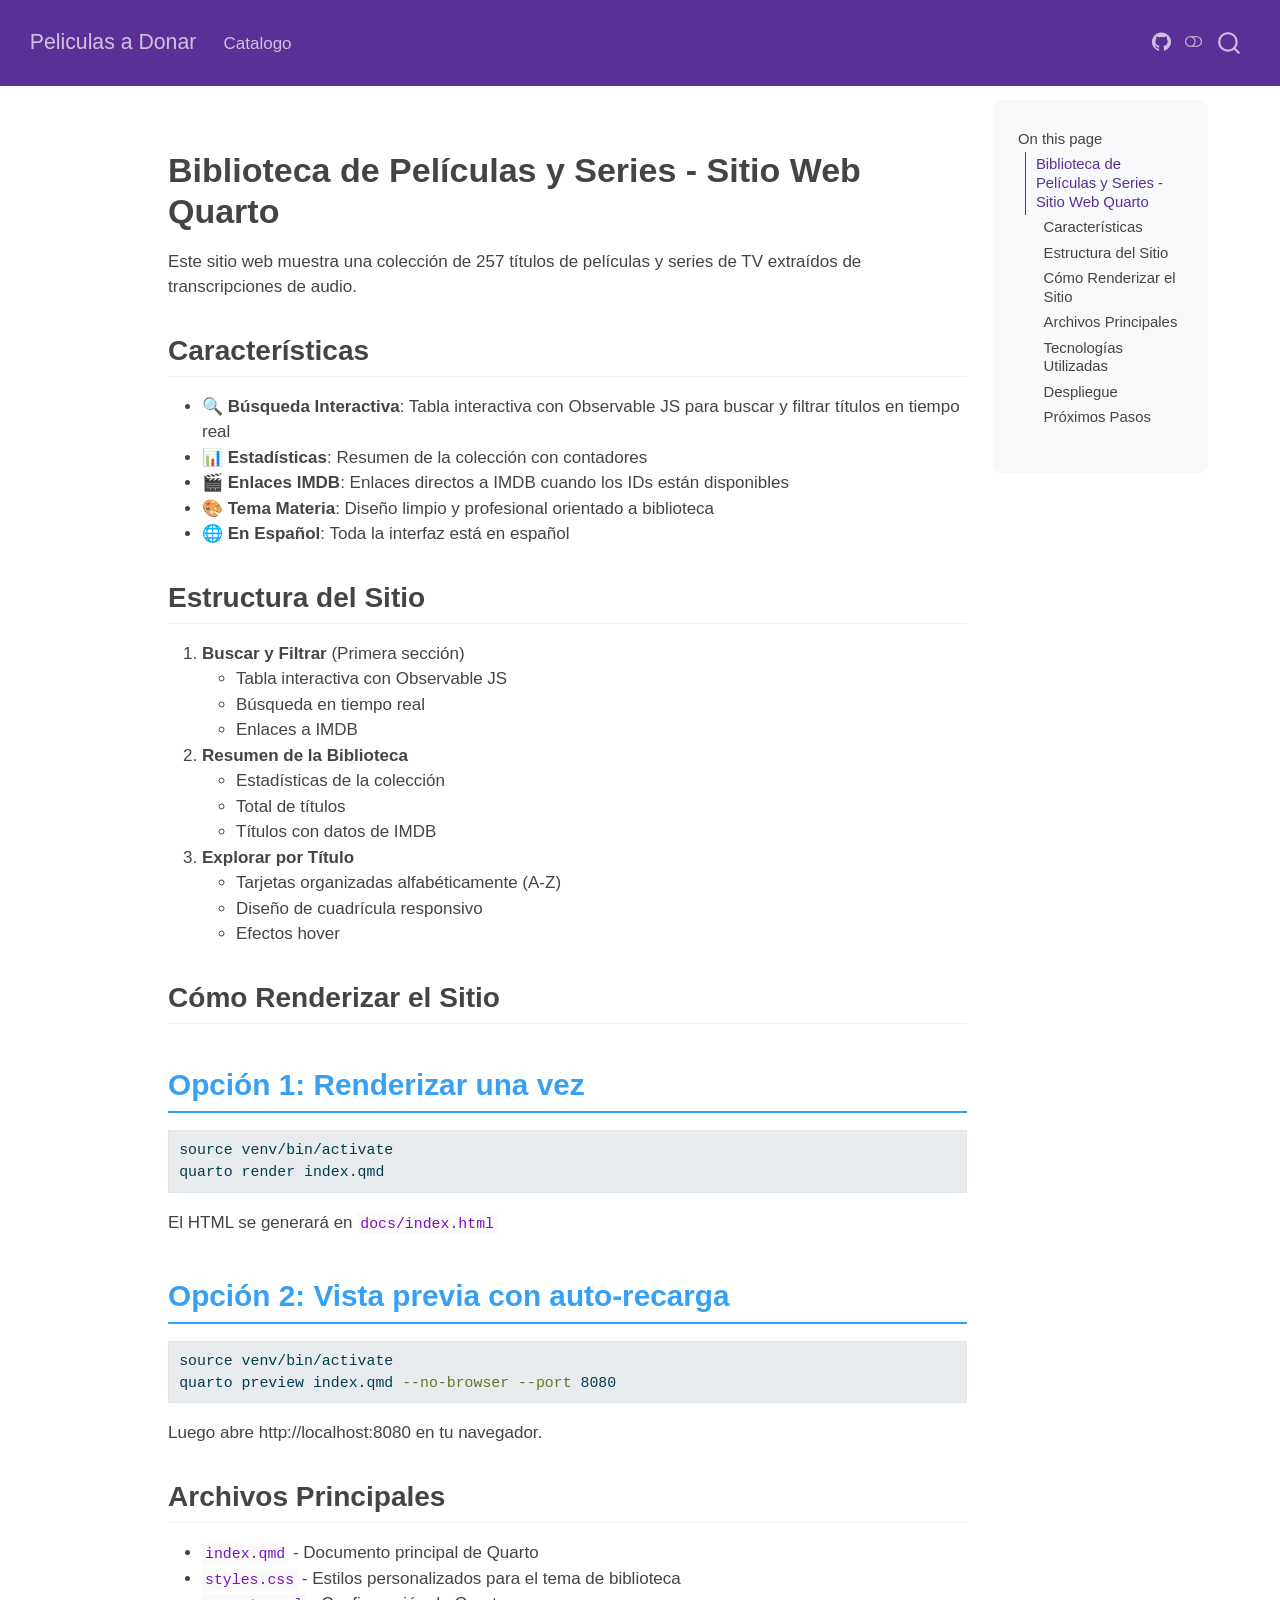
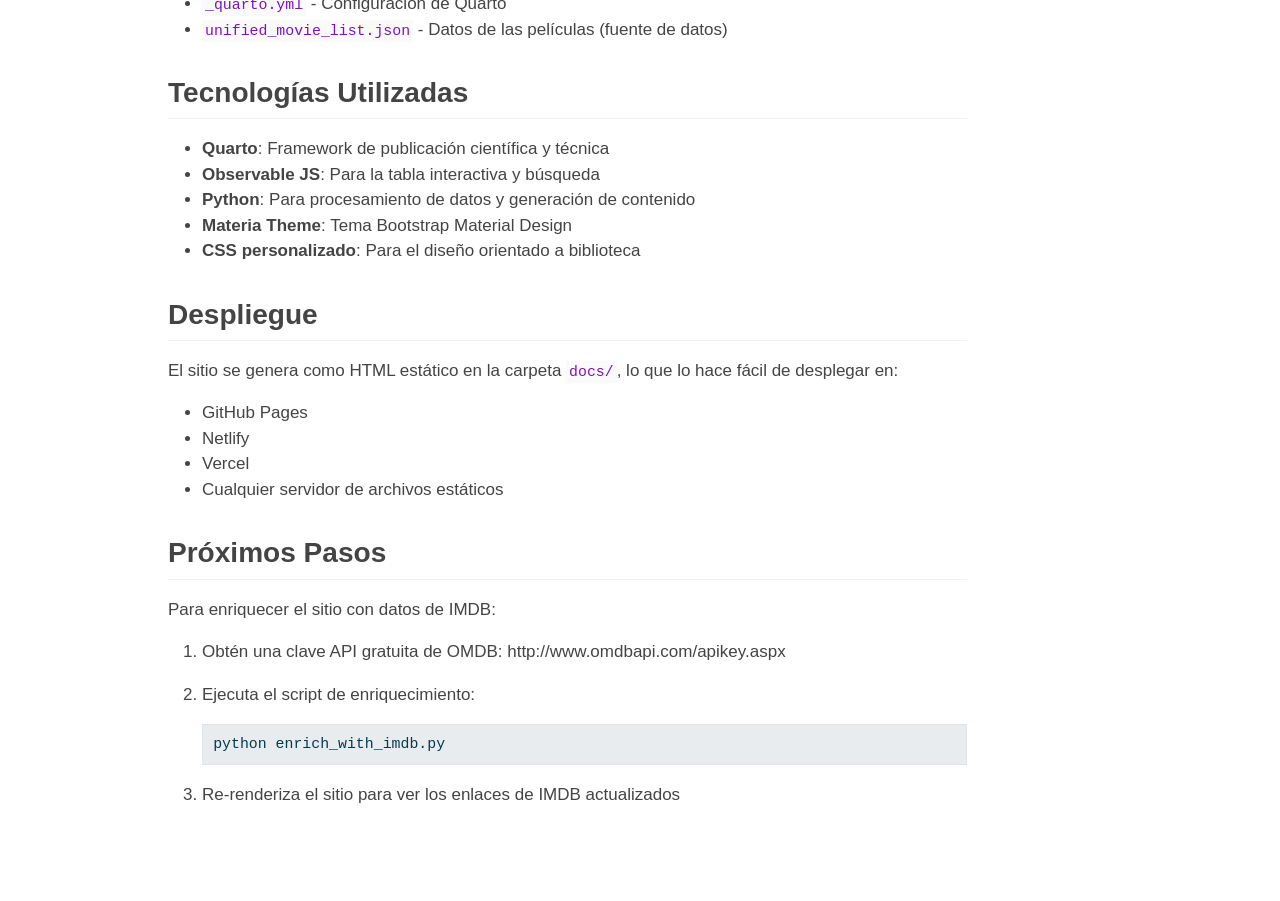
<file: SITE_README.html>
<!DOCTYPE html>
<html xmlns="http://www.w3.org/1999/xhtml" lang="en" xml:lang="en"><head>

<meta charset="utf-8">
<meta name="generator" content="quarto-1.6.42">

<meta name="viewport" content="width=device-width, initial-scale=1.0, user-scalable=yes">


<title>site_readme – Peliculas a Donar</title>
<style>
code{white-space: pre-wrap;}
span.smallcaps{font-variant: small-caps;}
div.columns{display: flex; gap: min(4vw, 1.5em);}
div.column{flex: auto; overflow-x: auto;}
div.hanging-indent{margin-left: 1.5em; text-indent: -1.5em;}
ul.task-list{list-style: none;}
ul.task-list li input[type="checkbox"] {
  width: 0.8em;
  margin: 0 0.8em 0.2em -1em; /* quarto-specific, see https://github.com/quarto-dev/quarto-cli/issues/4556 */ 
  vertical-align: middle;
}
/* CSS for syntax highlighting */
pre > code.sourceCode { white-space: pre; position: relative; }
pre > code.sourceCode > span { line-height: 1.25; }
pre > code.sourceCode > span:empty { height: 1.2em; }
.sourceCode { overflow: visible; }
code.sourceCode > span { color: inherit; text-decoration: inherit; }
div.sourceCode { margin: 1em 0; }
pre.sourceCode { margin: 0; }
@media screen {
div.sourceCode { overflow: auto; }
}
@media print {
pre > code.sourceCode { white-space: pre-wrap; }
pre > code.sourceCode > span { display: inline-block; text-indent: -5em; padding-left: 5em; }
}
pre.numberSource code
  { counter-reset: source-line 0; }
pre.numberSource code > span
  { position: relative; left: -4em; counter-increment: source-line; }
pre.numberSource code > span > a:first-child::before
  { content: counter(source-line);
    position: relative; left: -1em; text-align: right; vertical-align: baseline;
    border: none; display: inline-block;
    -webkit-touch-callout: none; -webkit-user-select: none;
    -khtml-user-select: none; -moz-user-select: none;
    -ms-user-select: none; user-select: none;
    padding: 0 4px; width: 4em;
  }
pre.numberSource { margin-left: 3em;  padding-left: 4px; }
div.sourceCode
  {   }
@media screen {
pre > code.sourceCode > span > a:first-child::before { text-decoration: underline; }
}
</style>


<script src="site_libs/quarto-nav/quarto-nav.js"></script>
<script src="site_libs/quarto-nav/headroom.min.js"></script>
<script src="site_libs/clipboard/clipboard.min.js"></script>
<script src="site_libs/quarto-search/autocomplete.umd.js"></script>
<script src="site_libs/quarto-search/fuse.min.js"></script>
<script src="site_libs/quarto-search/quarto-search.js"></script>
<meta name="quarto:offset" content="./">
<script src="site_libs/quarto-html/quarto.js"></script>
<script src="site_libs/quarto-html/popper.min.js"></script>
<script src="site_libs/quarto-html/tippy.umd.min.js"></script>
<script src="site_libs/quarto-html/anchor.min.js"></script>
<link href="site_libs/quarto-html/tippy.css" rel="stylesheet">
<link href="site_libs/quarto-html/quarto-syntax-highlighting-2f5df379a58b258e96c21c0638c20c03.css" rel="stylesheet" class="quarto-color-scheme" id="quarto-text-highlighting-styles">
<link href="site_libs/quarto-html/quarto-syntax-highlighting-dark-b53751a350365c71b6c909e95f209ed1.css" rel="prefetch" class="quarto-color-scheme quarto-color-alternate" id="quarto-text-highlighting-styles">
<script src="site_libs/bootstrap/bootstrap.min.js"></script>
<link href="site_libs/bootstrap/bootstrap-icons.css" rel="stylesheet">
<link href="site_libs/bootstrap/bootstrap-1b8372f3e2b4d1d72ad890953af485ee.min.css" rel="stylesheet" append-hash="true" class="quarto-color-scheme" id="quarto-bootstrap" data-mode="light">
<link href="site_libs/bootstrap/bootstrap-dark-a41b79df0362c2df3072d8a9cbcc52e7.min.css" rel="prefetch" append-hash="true" class="quarto-color-scheme quarto-color-alternate" id="quarto-bootstrap" data-mode="light">
<script id="quarto-search-options" type="application/json">{
  "location": "navbar",
  "copy-button": false,
  "collapse-after": 3,
  "panel-placement": "end",
  "type": "overlay",
  "limit": 50,
  "keyboard-shortcut": [
    "f",
    "/",
    "s"
  ],
  "show-item-context": false,
  "language": {
    "search-no-results-text": "No results",
    "search-matching-documents-text": "matching documents",
    "search-copy-link-title": "Copy link to search",
    "search-hide-matches-text": "Hide additional matches",
    "search-more-match-text": "more match in this document",
    "search-more-matches-text": "more matches in this document",
    "search-clear-button-title": "Clear",
    "search-text-placeholder": "",
    "search-detached-cancel-button-title": "Cancel",
    "search-submit-button-title": "Submit",
    "search-label": "Search"
  }
}</script>


<link rel="stylesheet" href="styles.css">
</head>

<body class="nav-fixed">

<div id="quarto-search-results"></div>
  <header id="quarto-header" class="headroom fixed-top">
    <nav class="navbar navbar-expand-lg " data-bs-theme="dark">
      <div class="navbar-container container-fluid">
      <div class="navbar-brand-container mx-auto">
    <a class="navbar-brand" href="./index.html">
    <span class="navbar-title">Peliculas a Donar</span>
    </a>
  </div>
            <div id="quarto-search" class="" title="Search"></div>
          <button class="navbar-toggler" type="button" data-bs-toggle="collapse" data-bs-target="#navbarCollapse" aria-controls="navbarCollapse" role="menu" aria-expanded="false" aria-label="Toggle navigation" onclick="if (window.quartoToggleHeadroom) { window.quartoToggleHeadroom(); }">
  <span class="navbar-toggler-icon"></span>
</button>
          <div class="collapse navbar-collapse" id="navbarCollapse">
            <ul class="navbar-nav navbar-nav-scroll me-auto">
  <li class="nav-item">
    <a class="nav-link" href="./index.html"> 
<span class="menu-text">Catalogo</span></a>
  </li>  
</ul>
            <ul class="navbar-nav navbar-nav-scroll ms-auto">
  <li class="nav-item compact">
    <a class="nav-link" href="https://github.com"> <i class="bi bi-github" role="img">
</i> 
<span class="menu-text"></span></a>
  </li>  
</ul>
          </div> <!-- /navcollapse -->
            <div class="quarto-navbar-tools">
  <a href="" class="quarto-color-scheme-toggle quarto-navigation-tool  px-1" onclick="window.quartoToggleColorScheme(); return false;" title="Toggle dark mode"><i class="bi"></i></a>
</div>
      </div> <!-- /container-fluid -->
    </nav>
</header>
<!-- content -->
<div id="quarto-content" class="quarto-container page-columns page-rows-contents page-layout-article page-navbar">
<!-- sidebar -->
<!-- margin-sidebar -->
    <div id="quarto-margin-sidebar" class="sidebar margin-sidebar">
        <nav id="TOC" role="doc-toc" class="toc-active">
    <h2 id="toc-title">On this page</h2>
   
  <ul>
  <li><a href="#biblioteca-de-películas-y-series---sitio-web-quarto" id="toc-biblioteca-de-películas-y-series---sitio-web-quarto" class="nav-link active" data-scroll-target="#biblioteca-de-películas-y-series---sitio-web-quarto">Biblioteca de Películas y Series - Sitio Web Quarto</a>
  <ul class="collapse">
  <li><a href="#características" id="toc-características" class="nav-link" data-scroll-target="#características">Características</a></li>
  <li><a href="#estructura-del-sitio" id="toc-estructura-del-sitio" class="nav-link" data-scroll-target="#estructura-del-sitio">Estructura del Sitio</a></li>
  <li><a href="#cómo-renderizar-el-sitio" id="toc-cómo-renderizar-el-sitio" class="nav-link" data-scroll-target="#cómo-renderizar-el-sitio">Cómo Renderizar el Sitio</a>
  <ul class="collapse">
  <li><a href="#opción-1-renderizar-una-vez" id="toc-opción-1-renderizar-una-vez" class="nav-link" data-scroll-target="#opción-1-renderizar-una-vez">Opción 1: Renderizar una vez</a></li>
  <li><a href="#opción-2-vista-previa-con-auto-recarga" id="toc-opción-2-vista-previa-con-auto-recarga" class="nav-link" data-scroll-target="#opción-2-vista-previa-con-auto-recarga">Opción 2: Vista previa con auto-recarga</a></li>
  </ul></li>
  <li><a href="#archivos-principales" id="toc-archivos-principales" class="nav-link" data-scroll-target="#archivos-principales">Archivos Principales</a></li>
  <li><a href="#tecnologías-utilizadas" id="toc-tecnologías-utilizadas" class="nav-link" data-scroll-target="#tecnologías-utilizadas">Tecnologías Utilizadas</a></li>
  <li><a href="#despliegue" id="toc-despliegue" class="nav-link" data-scroll-target="#despliegue">Despliegue</a></li>
  <li><a href="#próximos-pasos" id="toc-próximos-pasos" class="nav-link" data-scroll-target="#próximos-pasos">Próximos Pasos</a></li>
  </ul></li>
  </ul>
</nav>
    </div>
<!-- main -->
<main class="content" id="quarto-document-content"><header id="title-block-header" class="quarto-title-block"></header>




<section id="biblioteca-de-películas-y-series---sitio-web-quarto" class="level1">
<h1>Biblioteca de Películas y Series - Sitio Web Quarto</h1>
<p>Este sitio web muestra una colección de 257 títulos de películas y series de TV extraídos de transcripciones de audio.</p>
<section id="características" class="level2">
<h2 class="anchored" data-anchor-id="características">Características</h2>
<ul>
<li><strong>🔍 Búsqueda Interactiva</strong>: Tabla interactiva con Observable JS para buscar y filtrar títulos en tiempo real</li>
<li><strong>📊 Estadísticas</strong>: Resumen de la colección con contadores</li>
<li><strong>🎬 Enlaces IMDB</strong>: Enlaces directos a IMDB cuando los IDs están disponibles</li>
<li><strong>🎨 Tema Materia</strong>: Diseño limpio y profesional orientado a biblioteca</li>
<li><strong>🌐 En Español</strong>: Toda la interfaz está en español</li>
</ul>
</section>
<section id="estructura-del-sitio" class="level2">
<h2 class="anchored" data-anchor-id="estructura-del-sitio">Estructura del Sitio</h2>
<ol type="1">
<li><strong>Buscar y Filtrar</strong> (Primera sección)
<ul>
<li>Tabla interactiva con Observable JS</li>
<li>Búsqueda en tiempo real</li>
<li>Enlaces a IMDB</li>
</ul></li>
<li><strong>Resumen de la Biblioteca</strong>
<ul>
<li>Estadísticas de la colección</li>
<li>Total de títulos</li>
<li>Títulos con datos de IMDB</li>
</ul></li>
<li><strong>Explorar por Título</strong>
<ul>
<li>Tarjetas organizadas alfabéticamente (A-Z)</li>
<li>Diseño de cuadrícula responsivo</li>
<li>Efectos hover</li>
</ul></li>
</ol>
</section>
<section id="cómo-renderizar-el-sitio" class="level2">
<h2 class="anchored" data-anchor-id="cómo-renderizar-el-sitio">Cómo Renderizar el Sitio</h2>
<section id="opción-1-renderizar-una-vez" class="level3">
<h3 class="anchored" data-anchor-id="opción-1-renderizar-una-vez">Opción 1: Renderizar una vez</h3>
<div class="sourceCode" id="cb1"><pre class="sourceCode bash code-with-copy"><code class="sourceCode bash"><span id="cb1-1"><a href="#cb1-1" aria-hidden="true" tabindex="-1"></a><span class="bu">source</span> venv/bin/activate</span>
<span id="cb1-2"><a href="#cb1-2" aria-hidden="true" tabindex="-1"></a><span class="ex">quarto</span> render index.qmd</span></code><button title="Copy to Clipboard" class="code-copy-button"><i class="bi"></i></button></pre></div>
<p>El HTML se generará en <code>docs/index.html</code></p>
</section>
<section id="opción-2-vista-previa-con-auto-recarga" class="level3">
<h3 class="anchored" data-anchor-id="opción-2-vista-previa-con-auto-recarga">Opción 2: Vista previa con auto-recarga</h3>
<div class="sourceCode" id="cb2"><pre class="sourceCode bash code-with-copy"><code class="sourceCode bash"><span id="cb2-1"><a href="#cb2-1" aria-hidden="true" tabindex="-1"></a><span class="bu">source</span> venv/bin/activate</span>
<span id="cb2-2"><a href="#cb2-2" aria-hidden="true" tabindex="-1"></a><span class="ex">quarto</span> preview index.qmd <span class="at">--no-browser</span> <span class="at">--port</span> 8080</span></code><button title="Copy to Clipboard" class="code-copy-button"><i class="bi"></i></button></pre></div>
<p>Luego abre http://localhost:8080 en tu navegador.</p>
</section>
</section>
<section id="archivos-principales" class="level2">
<h2 class="anchored" data-anchor-id="archivos-principales">Archivos Principales</h2>
<ul>
<li><code>index.qmd</code> - Documento principal de Quarto</li>
<li><code>styles.css</code> - Estilos personalizados para el tema de biblioteca</li>
<li><code>_quarto.yml</code> - Configuración de Quarto</li>
<li><code>unified_movie_list.json</code> - Datos de las películas (fuente de datos)</li>
</ul>
</section>
<section id="tecnologías-utilizadas" class="level2">
<h2 class="anchored" data-anchor-id="tecnologías-utilizadas">Tecnologías Utilizadas</h2>
<ul>
<li><strong>Quarto</strong>: Framework de publicación científica y técnica</li>
<li><strong>Observable JS</strong>: Para la tabla interactiva y búsqueda</li>
<li><strong>Python</strong>: Para procesamiento de datos y generación de contenido</li>
<li><strong>Materia Theme</strong>: Tema Bootstrap Material Design</li>
<li><strong>CSS personalizado</strong>: Para el diseño orientado a biblioteca</li>
</ul>
</section>
<section id="despliegue" class="level2">
<h2 class="anchored" data-anchor-id="despliegue">Despliegue</h2>
<p>El sitio se genera como HTML estático en la carpeta <code>docs/</code>, lo que lo hace fácil de desplegar en:</p>
<ul>
<li>GitHub Pages</li>
<li>Netlify</li>
<li>Vercel</li>
<li>Cualquier servidor de archivos estáticos</li>
</ul>
</section>
<section id="próximos-pasos" class="level2">
<h2 class="anchored" data-anchor-id="próximos-pasos">Próximos Pasos</h2>
<p>Para enriquecer el sitio con datos de IMDB:</p>
<ol type="1">
<li><p>Obtén una clave API gratuita de OMDB: http://www.omdbapi.com/apikey.aspx</p></li>
<li><p>Ejecuta el script de enriquecimiento:</p>
<div class="sourceCode" id="cb3"><pre class="sourceCode bash code-with-copy"><code class="sourceCode bash"><span id="cb3-1"><a href="#cb3-1" aria-hidden="true" tabindex="-1"></a><span class="ex">python</span> enrich_with_imdb.py</span></code><button title="Copy to Clipboard" class="code-copy-button"><i class="bi"></i></button></pre></div></li>
<li><p>Re-renderiza el sitio para ver los enlaces de IMDB actualizados</p></li>
</ol>


</section>
</section>

</main> <!-- /main -->
<script id="quarto-html-after-body" type="application/javascript">
window.document.addEventListener("DOMContentLoaded", function (event) {
  const toggleBodyColorMode = (bsSheetEl) => {
    const mode = bsSheetEl.getAttribute("data-mode");
    const bodyEl = window.document.querySelector("body");
    if (mode === "dark") {
      bodyEl.classList.add("quarto-dark");
      bodyEl.classList.remove("quarto-light");
    } else {
      bodyEl.classList.add("quarto-light");
      bodyEl.classList.remove("quarto-dark");
    }
  }
  const toggleBodyColorPrimary = () => {
    const bsSheetEl = window.document.querySelector("link#quarto-bootstrap");
    if (bsSheetEl) {
      toggleBodyColorMode(bsSheetEl);
    }
  }
  toggleBodyColorPrimary();  
  const disableStylesheet = (stylesheets) => {
    for (let i=0; i < stylesheets.length; i++) {
      const stylesheet = stylesheets[i];
      stylesheet.rel = 'prefetch';
    }
  }
  const enableStylesheet = (stylesheets) => {
    for (let i=0; i < stylesheets.length; i++) {
      const stylesheet = stylesheets[i];
      stylesheet.rel = 'stylesheet';
    }
  }
  const manageTransitions = (selector, allowTransitions) => {
    const els = window.document.querySelectorAll(selector);
    for (let i=0; i < els.length; i++) {
      const el = els[i];
      if (allowTransitions) {
        el.classList.remove('notransition');
      } else {
        el.classList.add('notransition');
      }
    }
  }
  const toggleGiscusIfUsed = (isAlternate, darkModeDefault) => {
    const baseTheme = document.querySelector('#giscus-base-theme')?.value ?? 'light';
    const alternateTheme = document.querySelector('#giscus-alt-theme')?.value ?? 'dark';
    let newTheme = '';
    if(darkModeDefault) {
      newTheme = isAlternate ? baseTheme : alternateTheme;
    } else {
      newTheme = isAlternate ? alternateTheme : baseTheme;
    }
    const changeGiscusTheme = () => {
      // From: https://github.com/giscus/giscus/issues/336
      const sendMessage = (message) => {
        const iframe = document.querySelector('iframe.giscus-frame');
        if (!iframe) return;
        iframe.contentWindow.postMessage({ giscus: message }, 'https://giscus.app');
      }
      sendMessage({
        setConfig: {
          theme: newTheme
        }
      });
    }
    const isGiscussLoaded = window.document.querySelector('iframe.giscus-frame') !== null;
    if (isGiscussLoaded) {
      changeGiscusTheme();
    }
  }
  const toggleColorMode = (alternate) => {
    // Switch the stylesheets
    const alternateStylesheets = window.document.querySelectorAll('link.quarto-color-scheme.quarto-color-alternate');
    manageTransitions('#quarto-margin-sidebar .nav-link', false);
    if (alternate) {
      enableStylesheet(alternateStylesheets);
      for (const sheetNode of alternateStylesheets) {
        if (sheetNode.id === "quarto-bootstrap") {
          toggleBodyColorMode(sheetNode);
        }
      }
    } else {
      disableStylesheet(alternateStylesheets);
      toggleBodyColorPrimary();
    }
    manageTransitions('#quarto-margin-sidebar .nav-link', true);
    // Switch the toggles
    const toggles = window.document.querySelectorAll('.quarto-color-scheme-toggle');
    for (let i=0; i < toggles.length; i++) {
      const toggle = toggles[i];
      if (toggle) {
        if (alternate) {
          toggle.classList.add("alternate");     
        } else {
          toggle.classList.remove("alternate");
        }
      }
    }
    // Hack to workaround the fact that safari doesn't
    // properly recolor the scrollbar when toggling (#1455)
    if (navigator.userAgent.indexOf('Safari') > 0 && navigator.userAgent.indexOf('Chrome') == -1) {
      manageTransitions("body", false);
      window.scrollTo(0, 1);
      setTimeout(() => {
        window.scrollTo(0, 0);
        manageTransitions("body", true);
      }, 40);  
    }
  }
  const isFileUrl = () => { 
    return window.location.protocol === 'file:';
  }
  const hasAlternateSentinel = () => {  
    let styleSentinel = getColorSchemeSentinel();
    if (styleSentinel !== null) {
      return styleSentinel === "alternate";
    } else {
      return false;
    }
  }
  const setStyleSentinel = (alternate) => {
    const value = alternate ? "alternate" : "default";
    if (!isFileUrl()) {
      window.localStorage.setItem("quarto-color-scheme", value);
    } else {
      localAlternateSentinel = value;
    }
  }
  const getColorSchemeSentinel = () => {
    if (!isFileUrl()) {
      const storageValue = window.localStorage.getItem("quarto-color-scheme");
      return storageValue != null ? storageValue : localAlternateSentinel;
    } else {
      return localAlternateSentinel;
    }
  }
  const darkModeDefault = false;
  let localAlternateSentinel = darkModeDefault ? 'alternate' : 'default';
  // Dark / light mode switch
  window.quartoToggleColorScheme = () => {
    // Read the current dark / light value 
    let toAlternate = !hasAlternateSentinel();
    toggleColorMode(toAlternate);
    setStyleSentinel(toAlternate);
    toggleGiscusIfUsed(toAlternate, darkModeDefault);
  };
  // Ensure there is a toggle, if there isn't float one in the top right
  if (window.document.querySelector('.quarto-color-scheme-toggle') === null) {
    const a = window.document.createElement('a');
    a.classList.add('top-right');
    a.classList.add('quarto-color-scheme-toggle');
    a.href = "";
    a.onclick = function() { try { window.quartoToggleColorScheme(); } catch {} return false; };
    const i = window.document.createElement("i");
    i.classList.add('bi');
    a.appendChild(i);
    window.document.body.appendChild(a);
  }
  // Switch to dark mode if need be
  if (hasAlternateSentinel()) {
    toggleColorMode(true);
  } else {
    toggleColorMode(false);
  }
  const icon = "";
  const anchorJS = new window.AnchorJS();
  anchorJS.options = {
    placement: 'right',
    icon: icon
  };
  anchorJS.add('.anchored');
  const isCodeAnnotation = (el) => {
    for (const clz of el.classList) {
      if (clz.startsWith('code-annotation-')) {                     
        return true;
      }
    }
    return false;
  }
  const onCopySuccess = function(e) {
    // button target
    const button = e.trigger;
    // don't keep focus
    button.blur();
    // flash "checked"
    button.classList.add('code-copy-button-checked');
    var currentTitle = button.getAttribute("title");
    button.setAttribute("title", "Copied!");
    let tooltip;
    if (window.bootstrap) {
      button.setAttribute("data-bs-toggle", "tooltip");
      button.setAttribute("data-bs-placement", "left");
      button.setAttribute("data-bs-title", "Copied!");
      tooltip = new bootstrap.Tooltip(button, 
        { trigger: "manual", 
          customClass: "code-copy-button-tooltip",
          offset: [0, -8]});
      tooltip.show();    
    }
    setTimeout(function() {
      if (tooltip) {
        tooltip.hide();
        button.removeAttribute("data-bs-title");
        button.removeAttribute("data-bs-toggle");
        button.removeAttribute("data-bs-placement");
      }
      button.setAttribute("title", currentTitle);
      button.classList.remove('code-copy-button-checked');
    }, 1000);
    // clear code selection
    e.clearSelection();
  }
  const getTextToCopy = function(trigger) {
      const codeEl = trigger.previousElementSibling.cloneNode(true);
      for (const childEl of codeEl.children) {
        if (isCodeAnnotation(childEl)) {
          childEl.remove();
        }
      }
      return codeEl.innerText;
  }
  const clipboard = new window.ClipboardJS('.code-copy-button:not([data-in-quarto-modal])', {
    text: getTextToCopy
  });
  clipboard.on('success', onCopySuccess);
  if (window.document.getElementById('quarto-embedded-source-code-modal')) {
    const clipboardModal = new window.ClipboardJS('.code-copy-button[data-in-quarto-modal]', {
      text: getTextToCopy,
      container: window.document.getElementById('quarto-embedded-source-code-modal')
    });
    clipboardModal.on('success', onCopySuccess);
  }
    var localhostRegex = new RegExp(/^(?:http|https):\/\/localhost\:?[0-9]*\//);
    var mailtoRegex = new RegExp(/^mailto:/);
      var filterRegex = new RegExp("https:\/\/dar4datascience\.github\.io\/Movie-List-Maker\/");
    var isInternal = (href) => {
        return filterRegex.test(href) || localhostRegex.test(href) || mailtoRegex.test(href);
    }
    // Inspect non-navigation links and adorn them if external
 	var links = window.document.querySelectorAll('a[href]:not(.nav-link):not(.navbar-brand):not(.toc-action):not(.sidebar-link):not(.sidebar-item-toggle):not(.pagination-link):not(.no-external):not([aria-hidden]):not(.dropdown-item):not(.quarto-navigation-tool):not(.about-link)');
    for (var i=0; i<links.length; i++) {
      const link = links[i];
      if (!isInternal(link.href)) {
        // undo the damage that might have been done by quarto-nav.js in the case of
        // links that we want to consider external
        if (link.dataset.originalHref !== undefined) {
          link.href = link.dataset.originalHref;
        }
      }
    }
  function tippyHover(el, contentFn, onTriggerFn, onUntriggerFn) {
    const config = {
      allowHTML: true,
      maxWidth: 500,
      delay: 100,
      arrow: false,
      appendTo: function(el) {
          return el.parentElement;
      },
      interactive: true,
      interactiveBorder: 10,
      theme: 'quarto',
      placement: 'bottom-start',
    };
    if (contentFn) {
      config.content = contentFn;
    }
    if (onTriggerFn) {
      config.onTrigger = onTriggerFn;
    }
    if (onUntriggerFn) {
      config.onUntrigger = onUntriggerFn;
    }
    window.tippy(el, config); 
  }
  const noterefs = window.document.querySelectorAll('a[role="doc-noteref"]');
  for (var i=0; i<noterefs.length; i++) {
    const ref = noterefs[i];
    tippyHover(ref, function() {
      // use id or data attribute instead here
      let href = ref.getAttribute('data-footnote-href') || ref.getAttribute('href');
      try { href = new URL(href).hash; } catch {}
      const id = href.replace(/^#\/?/, "");
      const note = window.document.getElementById(id);
      if (note) {
        return note.innerHTML;
      } else {
        return "";
      }
    });
  }
  const xrefs = window.document.querySelectorAll('a.quarto-xref');
  const processXRef = (id, note) => {
    // Strip column container classes
    const stripColumnClz = (el) => {
      el.classList.remove("page-full", "page-columns");
      if (el.children) {
        for (const child of el.children) {
          stripColumnClz(child);
        }
      }
    }
    stripColumnClz(note)
    if (id === null || id.startsWith('sec-')) {
      // Special case sections, only their first couple elements
      const container = document.createElement("div");
      if (note.children && note.children.length > 2) {
        container.appendChild(note.children[0].cloneNode(true));
        for (let i = 1; i < note.children.length; i++) {
          const child = note.children[i];
          if (child.tagName === "P" && child.innerText === "") {
            continue;
          } else {
            container.appendChild(child.cloneNode(true));
            break;
          }
        }
        if (window.Quarto?.typesetMath) {
          window.Quarto.typesetMath(container);
        }
        return container.innerHTML
      } else {
        if (window.Quarto?.typesetMath) {
          window.Quarto.typesetMath(note);
        }
        return note.innerHTML;
      }
    } else {
      // Remove any anchor links if they are present
      const anchorLink = note.querySelector('a.anchorjs-link');
      if (anchorLink) {
        anchorLink.remove();
      }
      if (window.Quarto?.typesetMath) {
        window.Quarto.typesetMath(note);
      }
      if (note.classList.contains("callout")) {
        return note.outerHTML;
      } else {
        return note.innerHTML;
      }
    }
  }
  for (var i=0; i<xrefs.length; i++) {
    const xref = xrefs[i];
    tippyHover(xref, undefined, function(instance) {
      instance.disable();
      let url = xref.getAttribute('href');
      let hash = undefined; 
      if (url.startsWith('#')) {
        hash = url;
      } else {
        try { hash = new URL(url).hash; } catch {}
      }
      if (hash) {
        const id = hash.replace(/^#\/?/, "");
        const note = window.document.getElementById(id);
        if (note !== null) {
          try {
            const html = processXRef(id, note.cloneNode(true));
            instance.setContent(html);
          } finally {
            instance.enable();
            instance.show();
          }
        } else {
          // See if we can fetch this
          fetch(url.split('#')[0])
          .then(res => res.text())
          .then(html => {
            const parser = new DOMParser();
            const htmlDoc = parser.parseFromString(html, "text/html");
            const note = htmlDoc.getElementById(id);
            if (note !== null) {
              const html = processXRef(id, note);
              instance.setContent(html);
            } 
          }).finally(() => {
            instance.enable();
            instance.show();
          });
        }
      } else {
        // See if we can fetch a full url (with no hash to target)
        // This is a special case and we should probably do some content thinning / targeting
        fetch(url)
        .then(res => res.text())
        .then(html => {
          const parser = new DOMParser();
          const htmlDoc = parser.parseFromString(html, "text/html");
          const note = htmlDoc.querySelector('main.content');
          if (note !== null) {
            // This should only happen for chapter cross references
            // (since there is no id in the URL)
            // remove the first header
            if (note.children.length > 0 && note.children[0].tagName === "HEADER") {
              note.children[0].remove();
            }
            const html = processXRef(null, note);
            instance.setContent(html);
          } 
        }).finally(() => {
          instance.enable();
          instance.show();
        });
      }
    }, function(instance) {
    });
  }
      let selectedAnnoteEl;
      const selectorForAnnotation = ( cell, annotation) => {
        let cellAttr = 'data-code-cell="' + cell + '"';
        let lineAttr = 'data-code-annotation="' +  annotation + '"';
        const selector = 'span[' + cellAttr + '][' + lineAttr + ']';
        return selector;
      }
      const selectCodeLines = (annoteEl) => {
        const doc = window.document;
        const targetCell = annoteEl.getAttribute("data-target-cell");
        const targetAnnotation = annoteEl.getAttribute("data-target-annotation");
        const annoteSpan = window.document.querySelector(selectorForAnnotation(targetCell, targetAnnotation));
        const lines = annoteSpan.getAttribute("data-code-lines").split(",");
        const lineIds = lines.map((line) => {
          return targetCell + "-" + line;
        })
        let top = null;
        let height = null;
        let parent = null;
        if (lineIds.length > 0) {
            //compute the position of the single el (top and bottom and make a div)
            const el = window.document.getElementById(lineIds[0]);
            top = el.offsetTop;
            height = el.offsetHeight;
            parent = el.parentElement.parentElement;
          if (lineIds.length > 1) {
            const lastEl = window.document.getElementById(lineIds[lineIds.length - 1]);
            const bottom = lastEl.offsetTop + lastEl.offsetHeight;
            height = bottom - top;
          }
          if (top !== null && height !== null && parent !== null) {
            // cook up a div (if necessary) and position it 
            let div = window.document.getElementById("code-annotation-line-highlight");
            if (div === null) {
              div = window.document.createElement("div");
              div.setAttribute("id", "code-annotation-line-highlight");
              div.style.position = 'absolute';
              parent.appendChild(div);
            }
            div.style.top = top - 2 + "px";
            div.style.height = height + 4 + "px";
            div.style.left = 0;
            let gutterDiv = window.document.getElementById("code-annotation-line-highlight-gutter");
            if (gutterDiv === null) {
              gutterDiv = window.document.createElement("div");
              gutterDiv.setAttribute("id", "code-annotation-line-highlight-gutter");
              gutterDiv.style.position = 'absolute';
              const codeCell = window.document.getElementById(targetCell);
              const gutter = codeCell.querySelector('.code-annotation-gutter');
              gutter.appendChild(gutterDiv);
            }
            gutterDiv.style.top = top - 2 + "px";
            gutterDiv.style.height = height + 4 + "px";
          }
          selectedAnnoteEl = annoteEl;
        }
      };
      const unselectCodeLines = () => {
        const elementsIds = ["code-annotation-line-highlight", "code-annotation-line-highlight-gutter"];
        elementsIds.forEach((elId) => {
          const div = window.document.getElementById(elId);
          if (div) {
            div.remove();
          }
        });
        selectedAnnoteEl = undefined;
      };
        // Handle positioning of the toggle
    window.addEventListener(
      "resize",
      throttle(() => {
        elRect = undefined;
        if (selectedAnnoteEl) {
          selectCodeLines(selectedAnnoteEl);
        }
      }, 10)
    );
    function throttle(fn, ms) {
    let throttle = false;
    let timer;
      return (...args) => {
        if(!throttle) { // first call gets through
            fn.apply(this, args);
            throttle = true;
        } else { // all the others get throttled
            if(timer) clearTimeout(timer); // cancel #2
            timer = setTimeout(() => {
              fn.apply(this, args);
              timer = throttle = false;
            }, ms);
        }
      };
    }
      // Attach click handler to the DT
      const annoteDls = window.document.querySelectorAll('dt[data-target-cell]');
      for (const annoteDlNode of annoteDls) {
        annoteDlNode.addEventListener('click', (event) => {
          const clickedEl = event.target;
          if (clickedEl !== selectedAnnoteEl) {
            unselectCodeLines();
            const activeEl = window.document.querySelector('dt[data-target-cell].code-annotation-active');
            if (activeEl) {
              activeEl.classList.remove('code-annotation-active');
            }
            selectCodeLines(clickedEl);
            clickedEl.classList.add('code-annotation-active');
          } else {
            // Unselect the line
            unselectCodeLines();
            clickedEl.classList.remove('code-annotation-active');
          }
        });
      }
  const findCites = (el) => {
    const parentEl = el.parentElement;
    if (parentEl) {
      const cites = parentEl.dataset.cites;
      if (cites) {
        return {
          el,
          cites: cites.split(' ')
        };
      } else {
        return findCites(el.parentElement)
      }
    } else {
      return undefined;
    }
  };
  var bibliorefs = window.document.querySelectorAll('a[role="doc-biblioref"]');
  for (var i=0; i<bibliorefs.length; i++) {
    const ref = bibliorefs[i];
    const citeInfo = findCites(ref);
    if (citeInfo) {
      tippyHover(citeInfo.el, function() {
        var popup = window.document.createElement('div');
        citeInfo.cites.forEach(function(cite) {
          var citeDiv = window.document.createElement('div');
          citeDiv.classList.add('hanging-indent');
          citeDiv.classList.add('csl-entry');
          var biblioDiv = window.document.getElementById('ref-' + cite);
          if (biblioDiv) {
            citeDiv.innerHTML = biblioDiv.innerHTML;
          }
          popup.appendChild(citeDiv);
        });
        return popup.innerHTML;
      });
    }
  }
});
</script>
</div> <!-- /content -->




</body></html>
</file>
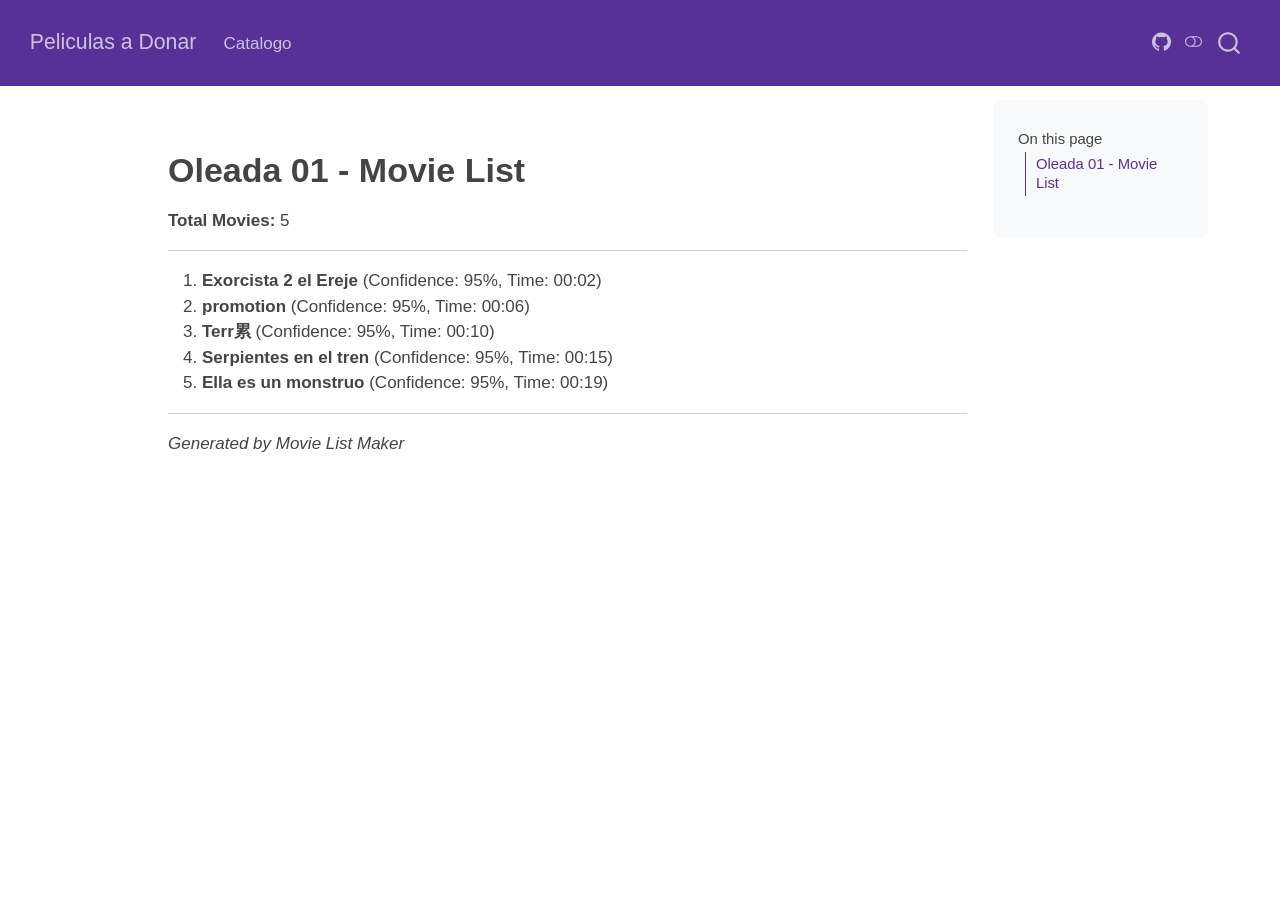
<file: quarto_site/oleada-01.html>
<!DOCTYPE html>
<html xmlns="http://www.w3.org/1999/xhtml" lang="en" xml:lang="en"><head>

<meta charset="utf-8">
<meta name="generator" content="quarto-1.6.42">

<meta name="viewport" content="width=device-width, initial-scale=1.0, user-scalable=yes">


<title>oleada-01 – Peliculas a Donar</title>
<style>
code{white-space: pre-wrap;}
span.smallcaps{font-variant: small-caps;}
div.columns{display: flex; gap: min(4vw, 1.5em);}
div.column{flex: auto; overflow-x: auto;}
div.hanging-indent{margin-left: 1.5em; text-indent: -1.5em;}
ul.task-list{list-style: none;}
ul.task-list li input[type="checkbox"] {
  width: 0.8em;
  margin: 0 0.8em 0.2em -1em; /* quarto-specific, see https://github.com/quarto-dev/quarto-cli/issues/4556 */ 
  vertical-align: middle;
}
</style>


<script src="../site_libs/quarto-nav/quarto-nav.js"></script>
<script src="../site_libs/quarto-nav/headroom.min.js"></script>
<script src="../site_libs/clipboard/clipboard.min.js"></script>
<script src="../site_libs/quarto-search/autocomplete.umd.js"></script>
<script src="../site_libs/quarto-search/fuse.min.js"></script>
<script src="../site_libs/quarto-search/quarto-search.js"></script>
<meta name="quarto:offset" content="../">
<script src="../site_libs/quarto-html/quarto.js"></script>
<script src="../site_libs/quarto-html/popper.min.js"></script>
<script src="../site_libs/quarto-html/tippy.umd.min.js"></script>
<script src="../site_libs/quarto-html/anchor.min.js"></script>
<link href="../site_libs/quarto-html/tippy.css" rel="stylesheet">
<link href="../site_libs/quarto-html/quarto-syntax-highlighting-2f5df379a58b258e96c21c0638c20c03.css" rel="stylesheet" class="quarto-color-scheme" id="quarto-text-highlighting-styles">
<link href="../site_libs/quarto-html/quarto-syntax-highlighting-dark-b53751a350365c71b6c909e95f209ed1.css" rel="prefetch" class="quarto-color-scheme quarto-color-alternate" id="quarto-text-highlighting-styles">
<script src="../site_libs/bootstrap/bootstrap.min.js"></script>
<link href="../site_libs/bootstrap/bootstrap-icons.css" rel="stylesheet">
<link href="../site_libs/bootstrap/bootstrap-1b8372f3e2b4d1d72ad890953af485ee.min.css" rel="stylesheet" append-hash="true" class="quarto-color-scheme" id="quarto-bootstrap" data-mode="light">
<link href="../site_libs/bootstrap/bootstrap-dark-a41b79df0362c2df3072d8a9cbcc52e7.min.css" rel="prefetch" append-hash="true" class="quarto-color-scheme quarto-color-alternate" id="quarto-bootstrap" data-mode="light">
<script id="quarto-search-options" type="application/json">{
  "location": "navbar",
  "copy-button": false,
  "collapse-after": 3,
  "panel-placement": "end",
  "type": "overlay",
  "limit": 50,
  "keyboard-shortcut": [
    "f",
    "/",
    "s"
  ],
  "show-item-context": false,
  "language": {
    "search-no-results-text": "No results",
    "search-matching-documents-text": "matching documents",
    "search-copy-link-title": "Copy link to search",
    "search-hide-matches-text": "Hide additional matches",
    "search-more-match-text": "more match in this document",
    "search-more-matches-text": "more matches in this document",
    "search-clear-button-title": "Clear",
    "search-text-placeholder": "",
    "search-detached-cancel-button-title": "Cancel",
    "search-submit-button-title": "Submit",
    "search-label": "Search"
  }
}</script>


<link rel="stylesheet" href="../styles.css">
</head>

<body class="nav-fixed">

<div id="quarto-search-results"></div>
  <header id="quarto-header" class="headroom fixed-top">
    <nav class="navbar navbar-expand-lg " data-bs-theme="dark">
      <div class="navbar-container container-fluid">
      <div class="navbar-brand-container mx-auto">
    <a class="navbar-brand" href="../index.html">
    <span class="navbar-title">Peliculas a Donar</span>
    </a>
  </div>
            <div id="quarto-search" class="" title="Search"></div>
          <button class="navbar-toggler" type="button" data-bs-toggle="collapse" data-bs-target="#navbarCollapse" aria-controls="navbarCollapse" role="menu" aria-expanded="false" aria-label="Toggle navigation" onclick="if (window.quartoToggleHeadroom) { window.quartoToggleHeadroom(); }">
  <span class="navbar-toggler-icon"></span>
</button>
          <div class="collapse navbar-collapse" id="navbarCollapse">
            <ul class="navbar-nav navbar-nav-scroll me-auto">
  <li class="nav-item">
    <a class="nav-link" href="../index.html"> 
<span class="menu-text">Catalogo</span></a>
  </li>  
</ul>
            <ul class="navbar-nav navbar-nav-scroll ms-auto">
  <li class="nav-item compact">
    <a class="nav-link" href="https://github.com"> <i class="bi bi-github" role="img">
</i> 
<span class="menu-text"></span></a>
  </li>  
</ul>
          </div> <!-- /navcollapse -->
            <div class="quarto-navbar-tools">
  <a href="" class="quarto-color-scheme-toggle quarto-navigation-tool  px-1" onclick="window.quartoToggleColorScheme(); return false;" title="Toggle dark mode"><i class="bi"></i></a>
</div>
      </div> <!-- /container-fluid -->
    </nav>
</header>
<!-- content -->
<div id="quarto-content" class="quarto-container page-columns page-rows-contents page-layout-article page-navbar">
<!-- sidebar -->
<!-- margin-sidebar -->
    <div id="quarto-margin-sidebar" class="sidebar margin-sidebar">
        <nav id="TOC" role="doc-toc" class="toc-active">
    <h2 id="toc-title">On this page</h2>
   
  <ul>
  <li><a href="#oleada-01---movie-list" id="toc-oleada-01---movie-list" class="nav-link active" data-scroll-target="#oleada-01---movie-list">Oleada 01 - Movie List</a></li>
  </ul>
</nav>
    </div>
<!-- main -->
<main class="content" id="quarto-document-content"><header id="title-block-header" class="quarto-title-block"></header>




<section id="oleada-01---movie-list" class="level1">
<h1>Oleada 01 - Movie List</h1>
<p><strong>Total Movies:</strong> 5</p>
<hr>
<ol type="1">
<li><strong>Exorcista 2 el Ereje</strong> (Confidence: 95%, Time: 00:02)</li>
<li><strong>promotion</strong> (Confidence: 95%, Time: 00:06)</li>
<li><strong>Terr累</strong> (Confidence: 95%, Time: 00:10)</li>
<li><strong>Serpientes en el tren</strong> (Confidence: 95%, Time: 00:15)</li>
<li><strong>Ella es un monstruo</strong> (Confidence: 95%, Time: 00:19)</li>
</ol>
<hr>
<p><em>Generated by Movie List Maker</em></p>


</section>

</main> <!-- /main -->
<script id="quarto-html-after-body" type="application/javascript">
window.document.addEventListener("DOMContentLoaded", function (event) {
  const toggleBodyColorMode = (bsSheetEl) => {
    const mode = bsSheetEl.getAttribute("data-mode");
    const bodyEl = window.document.querySelector("body");
    if (mode === "dark") {
      bodyEl.classList.add("quarto-dark");
      bodyEl.classList.remove("quarto-light");
    } else {
      bodyEl.classList.add("quarto-light");
      bodyEl.classList.remove("quarto-dark");
    }
  }
  const toggleBodyColorPrimary = () => {
    const bsSheetEl = window.document.querySelector("link#quarto-bootstrap");
    if (bsSheetEl) {
      toggleBodyColorMode(bsSheetEl);
    }
  }
  toggleBodyColorPrimary();  
  const disableStylesheet = (stylesheets) => {
    for (let i=0; i < stylesheets.length; i++) {
      const stylesheet = stylesheets[i];
      stylesheet.rel = 'prefetch';
    }
  }
  const enableStylesheet = (stylesheets) => {
    for (let i=0; i < stylesheets.length; i++) {
      const stylesheet = stylesheets[i];
      stylesheet.rel = 'stylesheet';
    }
  }
  const manageTransitions = (selector, allowTransitions) => {
    const els = window.document.querySelectorAll(selector);
    for (let i=0; i < els.length; i++) {
      const el = els[i];
      if (allowTransitions) {
        el.classList.remove('notransition');
      } else {
        el.classList.add('notransition');
      }
    }
  }
  const toggleGiscusIfUsed = (isAlternate, darkModeDefault) => {
    const baseTheme = document.querySelector('#giscus-base-theme')?.value ?? 'light';
    const alternateTheme = document.querySelector('#giscus-alt-theme')?.value ?? 'dark';
    let newTheme = '';
    if(darkModeDefault) {
      newTheme = isAlternate ? baseTheme : alternateTheme;
    } else {
      newTheme = isAlternate ? alternateTheme : baseTheme;
    }
    const changeGiscusTheme = () => {
      // From: https://github.com/giscus/giscus/issues/336
      const sendMessage = (message) => {
        const iframe = document.querySelector('iframe.giscus-frame');
        if (!iframe) return;
        iframe.contentWindow.postMessage({ giscus: message }, 'https://giscus.app');
      }
      sendMessage({
        setConfig: {
          theme: newTheme
        }
      });
    }
    const isGiscussLoaded = window.document.querySelector('iframe.giscus-frame') !== null;
    if (isGiscussLoaded) {
      changeGiscusTheme();
    }
  }
  const toggleColorMode = (alternate) => {
    // Switch the stylesheets
    const alternateStylesheets = window.document.querySelectorAll('link.quarto-color-scheme.quarto-color-alternate');
    manageTransitions('#quarto-margin-sidebar .nav-link', false);
    if (alternate) {
      enableStylesheet(alternateStylesheets);
      for (const sheetNode of alternateStylesheets) {
        if (sheetNode.id === "quarto-bootstrap") {
          toggleBodyColorMode(sheetNode);
        }
      }
    } else {
      disableStylesheet(alternateStylesheets);
      toggleBodyColorPrimary();
    }
    manageTransitions('#quarto-margin-sidebar .nav-link', true);
    // Switch the toggles
    const toggles = window.document.querySelectorAll('.quarto-color-scheme-toggle');
    for (let i=0; i < toggles.length; i++) {
      const toggle = toggles[i];
      if (toggle) {
        if (alternate) {
          toggle.classList.add("alternate");     
        } else {
          toggle.classList.remove("alternate");
        }
      }
    }
    // Hack to workaround the fact that safari doesn't
    // properly recolor the scrollbar when toggling (#1455)
    if (navigator.userAgent.indexOf('Safari') > 0 && navigator.userAgent.indexOf('Chrome') == -1) {
      manageTransitions("body", false);
      window.scrollTo(0, 1);
      setTimeout(() => {
        window.scrollTo(0, 0);
        manageTransitions("body", true);
      }, 40);  
    }
  }
  const isFileUrl = () => { 
    return window.location.protocol === 'file:';
  }
  const hasAlternateSentinel = () => {  
    let styleSentinel = getColorSchemeSentinel();
    if (styleSentinel !== null) {
      return styleSentinel === "alternate";
    } else {
      return false;
    }
  }
  const setStyleSentinel = (alternate) => {
    const value = alternate ? "alternate" : "default";
    if (!isFileUrl()) {
      window.localStorage.setItem("quarto-color-scheme", value);
    } else {
      localAlternateSentinel = value;
    }
  }
  const getColorSchemeSentinel = () => {
    if (!isFileUrl()) {
      const storageValue = window.localStorage.getItem("quarto-color-scheme");
      return storageValue != null ? storageValue : localAlternateSentinel;
    } else {
      return localAlternateSentinel;
    }
  }
  const darkModeDefault = false;
  let localAlternateSentinel = darkModeDefault ? 'alternate' : 'default';
  // Dark / light mode switch
  window.quartoToggleColorScheme = () => {
    // Read the current dark / light value 
    let toAlternate = !hasAlternateSentinel();
    toggleColorMode(toAlternate);
    setStyleSentinel(toAlternate);
    toggleGiscusIfUsed(toAlternate, darkModeDefault);
  };
  // Ensure there is a toggle, if there isn't float one in the top right
  if (window.document.querySelector('.quarto-color-scheme-toggle') === null) {
    const a = window.document.createElement('a');
    a.classList.add('top-right');
    a.classList.add('quarto-color-scheme-toggle');
    a.href = "";
    a.onclick = function() { try { window.quartoToggleColorScheme(); } catch {} return false; };
    const i = window.document.createElement("i");
    i.classList.add('bi');
    a.appendChild(i);
    window.document.body.appendChild(a);
  }
  // Switch to dark mode if need be
  if (hasAlternateSentinel()) {
    toggleColorMode(true);
  } else {
    toggleColorMode(false);
  }
  const icon = "";
  const anchorJS = new window.AnchorJS();
  anchorJS.options = {
    placement: 'right',
    icon: icon
  };
  anchorJS.add('.anchored');
  const isCodeAnnotation = (el) => {
    for (const clz of el.classList) {
      if (clz.startsWith('code-annotation-')) {                     
        return true;
      }
    }
    return false;
  }
  const onCopySuccess = function(e) {
    // button target
    const button = e.trigger;
    // don't keep focus
    button.blur();
    // flash "checked"
    button.classList.add('code-copy-button-checked');
    var currentTitle = button.getAttribute("title");
    button.setAttribute("title", "Copied!");
    let tooltip;
    if (window.bootstrap) {
      button.setAttribute("data-bs-toggle", "tooltip");
      button.setAttribute("data-bs-placement", "left");
      button.setAttribute("data-bs-title", "Copied!");
      tooltip = new bootstrap.Tooltip(button, 
        { trigger: "manual", 
          customClass: "code-copy-button-tooltip",
          offset: [0, -8]});
      tooltip.show();    
    }
    setTimeout(function() {
      if (tooltip) {
        tooltip.hide();
        button.removeAttribute("data-bs-title");
        button.removeAttribute("data-bs-toggle");
        button.removeAttribute("data-bs-placement");
      }
      button.setAttribute("title", currentTitle);
      button.classList.remove('code-copy-button-checked');
    }, 1000);
    // clear code selection
    e.clearSelection();
  }
  const getTextToCopy = function(trigger) {
      const codeEl = trigger.previousElementSibling.cloneNode(true);
      for (const childEl of codeEl.children) {
        if (isCodeAnnotation(childEl)) {
          childEl.remove();
        }
      }
      return codeEl.innerText;
  }
  const clipboard = new window.ClipboardJS('.code-copy-button:not([data-in-quarto-modal])', {
    text: getTextToCopy
  });
  clipboard.on('success', onCopySuccess);
  if (window.document.getElementById('quarto-embedded-source-code-modal')) {
    const clipboardModal = new window.ClipboardJS('.code-copy-button[data-in-quarto-modal]', {
      text: getTextToCopy,
      container: window.document.getElementById('quarto-embedded-source-code-modal')
    });
    clipboardModal.on('success', onCopySuccess);
  }
    var localhostRegex = new RegExp(/^(?:http|https):\/\/localhost\:?[0-9]*\//);
    var mailtoRegex = new RegExp(/^mailto:/);
      var filterRegex = new RegExp("https:\/\/dar4datascience\.github\.io\/Movie-List-Maker\/");
    var isInternal = (href) => {
        return filterRegex.test(href) || localhostRegex.test(href) || mailtoRegex.test(href);
    }
    // Inspect non-navigation links and adorn them if external
 	var links = window.document.querySelectorAll('a[href]:not(.nav-link):not(.navbar-brand):not(.toc-action):not(.sidebar-link):not(.sidebar-item-toggle):not(.pagination-link):not(.no-external):not([aria-hidden]):not(.dropdown-item):not(.quarto-navigation-tool):not(.about-link)');
    for (var i=0; i<links.length; i++) {
      const link = links[i];
      if (!isInternal(link.href)) {
        // undo the damage that might have been done by quarto-nav.js in the case of
        // links that we want to consider external
        if (link.dataset.originalHref !== undefined) {
          link.href = link.dataset.originalHref;
        }
      }
    }
  function tippyHover(el, contentFn, onTriggerFn, onUntriggerFn) {
    const config = {
      allowHTML: true,
      maxWidth: 500,
      delay: 100,
      arrow: false,
      appendTo: function(el) {
          return el.parentElement;
      },
      interactive: true,
      interactiveBorder: 10,
      theme: 'quarto',
      placement: 'bottom-start',
    };
    if (contentFn) {
      config.content = contentFn;
    }
    if (onTriggerFn) {
      config.onTrigger = onTriggerFn;
    }
    if (onUntriggerFn) {
      config.onUntrigger = onUntriggerFn;
    }
    window.tippy(el, config); 
  }
  const noterefs = window.document.querySelectorAll('a[role="doc-noteref"]');
  for (var i=0; i<noterefs.length; i++) {
    const ref = noterefs[i];
    tippyHover(ref, function() {
      // use id or data attribute instead here
      let href = ref.getAttribute('data-footnote-href') || ref.getAttribute('href');
      try { href = new URL(href).hash; } catch {}
      const id = href.replace(/^#\/?/, "");
      const note = window.document.getElementById(id);
      if (note) {
        return note.innerHTML;
      } else {
        return "";
      }
    });
  }
  const xrefs = window.document.querySelectorAll('a.quarto-xref');
  const processXRef = (id, note) => {
    // Strip column container classes
    const stripColumnClz = (el) => {
      el.classList.remove("page-full", "page-columns");
      if (el.children) {
        for (const child of el.children) {
          stripColumnClz(child);
        }
      }
    }
    stripColumnClz(note)
    if (id === null || id.startsWith('sec-')) {
      // Special case sections, only their first couple elements
      const container = document.createElement("div");
      if (note.children && note.children.length > 2) {
        container.appendChild(note.children[0].cloneNode(true));
        for (let i = 1; i < note.children.length; i++) {
          const child = note.children[i];
          if (child.tagName === "P" && child.innerText === "") {
            continue;
          } else {
            container.appendChild(child.cloneNode(true));
            break;
          }
        }
        if (window.Quarto?.typesetMath) {
          window.Quarto.typesetMath(container);
        }
        return container.innerHTML
      } else {
        if (window.Quarto?.typesetMath) {
          window.Quarto.typesetMath(note);
        }
        return note.innerHTML;
      }
    } else {
      // Remove any anchor links if they are present
      const anchorLink = note.querySelector('a.anchorjs-link');
      if (anchorLink) {
        anchorLink.remove();
      }
      if (window.Quarto?.typesetMath) {
        window.Quarto.typesetMath(note);
      }
      if (note.classList.contains("callout")) {
        return note.outerHTML;
      } else {
        return note.innerHTML;
      }
    }
  }
  for (var i=0; i<xrefs.length; i++) {
    const xref = xrefs[i];
    tippyHover(xref, undefined, function(instance) {
      instance.disable();
      let url = xref.getAttribute('href');
      let hash = undefined; 
      if (url.startsWith('#')) {
        hash = url;
      } else {
        try { hash = new URL(url).hash; } catch {}
      }
      if (hash) {
        const id = hash.replace(/^#\/?/, "");
        const note = window.document.getElementById(id);
        if (note !== null) {
          try {
            const html = processXRef(id, note.cloneNode(true));
            instance.setContent(html);
          } finally {
            instance.enable();
            instance.show();
          }
        } else {
          // See if we can fetch this
          fetch(url.split('#')[0])
          .then(res => res.text())
          .then(html => {
            const parser = new DOMParser();
            const htmlDoc = parser.parseFromString(html, "text/html");
            const note = htmlDoc.getElementById(id);
            if (note !== null) {
              const html = processXRef(id, note);
              instance.setContent(html);
            } 
          }).finally(() => {
            instance.enable();
            instance.show();
          });
        }
      } else {
        // See if we can fetch a full url (with no hash to target)
        // This is a special case and we should probably do some content thinning / targeting
        fetch(url)
        .then(res => res.text())
        .then(html => {
          const parser = new DOMParser();
          const htmlDoc = parser.parseFromString(html, "text/html");
          const note = htmlDoc.querySelector('main.content');
          if (note !== null) {
            // This should only happen for chapter cross references
            // (since there is no id in the URL)
            // remove the first header
            if (note.children.length > 0 && note.children[0].tagName === "HEADER") {
              note.children[0].remove();
            }
            const html = processXRef(null, note);
            instance.setContent(html);
          } 
        }).finally(() => {
          instance.enable();
          instance.show();
        });
      }
    }, function(instance) {
    });
  }
      let selectedAnnoteEl;
      const selectorForAnnotation = ( cell, annotation) => {
        let cellAttr = 'data-code-cell="' + cell + '"';
        let lineAttr = 'data-code-annotation="' +  annotation + '"';
        const selector = 'span[' + cellAttr + '][' + lineAttr + ']';
        return selector;
      }
      const selectCodeLines = (annoteEl) => {
        const doc = window.document;
        const targetCell = annoteEl.getAttribute("data-target-cell");
        const targetAnnotation = annoteEl.getAttribute("data-target-annotation");
        const annoteSpan = window.document.querySelector(selectorForAnnotation(targetCell, targetAnnotation));
        const lines = annoteSpan.getAttribute("data-code-lines").split(",");
        const lineIds = lines.map((line) => {
          return targetCell + "-" + line;
        })
        let top = null;
        let height = null;
        let parent = null;
        if (lineIds.length > 0) {
            //compute the position of the single el (top and bottom and make a div)
            const el = window.document.getElementById(lineIds[0]);
            top = el.offsetTop;
            height = el.offsetHeight;
            parent = el.parentElement.parentElement;
          if (lineIds.length > 1) {
            const lastEl = window.document.getElementById(lineIds[lineIds.length - 1]);
            const bottom = lastEl.offsetTop + lastEl.offsetHeight;
            height = bottom - top;
          }
          if (top !== null && height !== null && parent !== null) {
            // cook up a div (if necessary) and position it 
            let div = window.document.getElementById("code-annotation-line-highlight");
            if (div === null) {
              div = window.document.createElement("div");
              div.setAttribute("id", "code-annotation-line-highlight");
              div.style.position = 'absolute';
              parent.appendChild(div);
            }
            div.style.top = top - 2 + "px";
            div.style.height = height + 4 + "px";
            div.style.left = 0;
            let gutterDiv = window.document.getElementById("code-annotation-line-highlight-gutter");
            if (gutterDiv === null) {
              gutterDiv = window.document.createElement("div");
              gutterDiv.setAttribute("id", "code-annotation-line-highlight-gutter");
              gutterDiv.style.position = 'absolute';
              const codeCell = window.document.getElementById(targetCell);
              const gutter = codeCell.querySelector('.code-annotation-gutter');
              gutter.appendChild(gutterDiv);
            }
            gutterDiv.style.top = top - 2 + "px";
            gutterDiv.style.height = height + 4 + "px";
          }
          selectedAnnoteEl = annoteEl;
        }
      };
      const unselectCodeLines = () => {
        const elementsIds = ["code-annotation-line-highlight", "code-annotation-line-highlight-gutter"];
        elementsIds.forEach((elId) => {
          const div = window.document.getElementById(elId);
          if (div) {
            div.remove();
          }
        });
        selectedAnnoteEl = undefined;
      };
        // Handle positioning of the toggle
    window.addEventListener(
      "resize",
      throttle(() => {
        elRect = undefined;
        if (selectedAnnoteEl) {
          selectCodeLines(selectedAnnoteEl);
        }
      }, 10)
    );
    function throttle(fn, ms) {
    let throttle = false;
    let timer;
      return (...args) => {
        if(!throttle) { // first call gets through
            fn.apply(this, args);
            throttle = true;
        } else { // all the others get throttled
            if(timer) clearTimeout(timer); // cancel #2
            timer = setTimeout(() => {
              fn.apply(this, args);
              timer = throttle = false;
            }, ms);
        }
      };
    }
      // Attach click handler to the DT
      const annoteDls = window.document.querySelectorAll('dt[data-target-cell]');
      for (const annoteDlNode of annoteDls) {
        annoteDlNode.addEventListener('click', (event) => {
          const clickedEl = event.target;
          if (clickedEl !== selectedAnnoteEl) {
            unselectCodeLines();
            const activeEl = window.document.querySelector('dt[data-target-cell].code-annotation-active');
            if (activeEl) {
              activeEl.classList.remove('code-annotation-active');
            }
            selectCodeLines(clickedEl);
            clickedEl.classList.add('code-annotation-active');
          } else {
            // Unselect the line
            unselectCodeLines();
            clickedEl.classList.remove('code-annotation-active');
          }
        });
      }
  const findCites = (el) => {
    const parentEl = el.parentElement;
    if (parentEl) {
      const cites = parentEl.dataset.cites;
      if (cites) {
        return {
          el,
          cites: cites.split(' ')
        };
      } else {
        return findCites(el.parentElement)
      }
    } else {
      return undefined;
    }
  };
  var bibliorefs = window.document.querySelectorAll('a[role="doc-biblioref"]');
  for (var i=0; i<bibliorefs.length; i++) {
    const ref = bibliorefs[i];
    const citeInfo = findCites(ref);
    if (citeInfo) {
      tippyHover(citeInfo.el, function() {
        var popup = window.document.createElement('div');
        citeInfo.cites.forEach(function(cite) {
          var citeDiv = window.document.createElement('div');
          citeDiv.classList.add('hanging-indent');
          citeDiv.classList.add('csl-entry');
          var biblioDiv = window.document.getElementById('ref-' + cite);
          if (biblioDiv) {
            citeDiv.innerHTML = biblioDiv.innerHTML;
          }
          popup.appendChild(citeDiv);
        });
        return popup.innerHTML;
      });
    }
  }
});
</script>
</div> <!-- /content -->




</body></html>
</file>
<file: site_libs/quarto-html/tippy.css>
.tippy-box[data-animation=fade][data-state=hidden]{opacity:0}[data-tippy-root]{max-width:calc(100vw - 10px)}.tippy-box{position:relative;background-color:#333;color:#fff;border-radius:4px;font-size:14px;line-height:1.4;white-space:normal;outline:0;transition-property:transform,visibility,opacity}.tippy-box[data-placement^=top]>.tippy-arrow{bottom:0}.tippy-box[data-placement^=top]>.tippy-arrow:before{bottom:-7px;left:0;border-width:8px 8px 0;border-top-color:initial;transform-origin:center top}.tippy-box[data-placement^=bottom]>.tippy-arrow{top:0}.tippy-box[data-placement^=bottom]>.tippy-arrow:before{top:-7px;left:0;border-width:0 8px 8px;border-bottom-color:initial;transform-origin:center bottom}.tippy-box[data-placement^=left]>.tippy-arrow{right:0}.tippy-box[data-placement^=left]>.tippy-arrow:before{border-width:8px 0 8px 8px;border-left-color:initial;right:-7px;transform-origin:center left}.tippy-box[data-placement^=right]>.tippy-arrow{left:0}.tippy-box[data-placement^=right]>.tippy-arrow:before{left:-7px;border-width:8px 8px 8px 0;border-right-color:initial;transform-origin:center right}.tippy-box[data-inertia][data-state=visible]{transition-timing-function:cubic-bezier(.54,1.5,.38,1.11)}.tippy-arrow{width:16px;height:16px;color:#333}.tippy-arrow:before{content:"";position:absolute;border-color:transparent;border-style:solid}.tippy-content{position:relative;padding:5px 9px;z-index:1}
</file>
<file: site_libs/quarto-html/quarto-syntax-highlighting-2f5df379a58b258e96c21c0638c20c03.css>
/* quarto syntax highlight colors */
:root {
  --quarto-hl-ot-color: #003B4F;
  --quarto-hl-at-color: #657422;
  --quarto-hl-ss-color: #20794D;
  --quarto-hl-an-color: #5E5E5E;
  --quarto-hl-fu-color: #4758AB;
  --quarto-hl-st-color: #20794D;
  --quarto-hl-cf-color: #003B4F;
  --quarto-hl-op-color: #5E5E5E;
  --quarto-hl-er-color: #AD0000;
  --quarto-hl-bn-color: #AD0000;
  --quarto-hl-al-color: #AD0000;
  --quarto-hl-va-color: #111111;
  --quarto-hl-bu-color: inherit;
  --quarto-hl-ex-color: inherit;
  --quarto-hl-pp-color: #AD0000;
  --quarto-hl-in-color: #5E5E5E;
  --quarto-hl-vs-color: #20794D;
  --quarto-hl-wa-color: #5E5E5E;
  --quarto-hl-do-color: #5E5E5E;
  --quarto-hl-im-color: #00769E;
  --quarto-hl-ch-color: #20794D;
  --quarto-hl-dt-color: #AD0000;
  --quarto-hl-fl-color: #AD0000;
  --quarto-hl-co-color: #5E5E5E;
  --quarto-hl-cv-color: #5E5E5E;
  --quarto-hl-cn-color: #8f5902;
  --quarto-hl-sc-color: #5E5E5E;
  --quarto-hl-dv-color: #AD0000;
  --quarto-hl-kw-color: #003B4F;
}

/* other quarto variables */
:root {
  --quarto-font-monospace: SFMono-Regular, Menlo, Monaco, Consolas, "Liberation Mono", "Courier New", monospace;
}

pre > code.sourceCode > span {
  color: #003B4F;
}

code span {
  color: #003B4F;
}

code.sourceCode > span {
  color: #003B4F;
}

div.sourceCode,
div.sourceCode pre.sourceCode {
  color: #003B4F;
}

code span.ot {
  color: #003B4F;
  font-style: inherit;
}

code span.at {
  color: #657422;
  font-style: inherit;
}

code span.ss {
  color: #20794D;
  font-style: inherit;
}

code span.an {
  color: #5E5E5E;
  font-style: inherit;
}

code span.fu {
  color: #4758AB;
  font-style: inherit;
}

code span.st {
  color: #20794D;
  font-style: inherit;
}

code span.cf {
  color: #003B4F;
  font-weight: bold;
  font-style: inherit;
}

code span.op {
  color: #5E5E5E;
  font-style: inherit;
}

code span.er {
  color: #AD0000;
  font-style: inherit;
}

code span.bn {
  color: #AD0000;
  font-style: inherit;
}

code span.al {
  color: #AD0000;
  font-style: inherit;
}

code span.va {
  color: #111111;
  font-style: inherit;
}

code span.bu {
  font-style: inherit;
}

code span.ex {
  font-style: inherit;
}

code span.pp {
  color: #AD0000;
  font-style: inherit;
}

code span.in {
  color: #5E5E5E;
  font-style: inherit;
}

code span.vs {
  color: #20794D;
  font-style: inherit;
}

code span.wa {
  color: #5E5E5E;
  font-style: italic;
}

code span.do {
  color: #5E5E5E;
  font-style: italic;
}

code span.im {
  color: #00769E;
  font-style: inherit;
}

code span.ch {
  color: #20794D;
  font-style: inherit;
}

code span.dt {
  color: #AD0000;
  font-style: inherit;
}

code span.fl {
  color: #AD0000;
  font-style: inherit;
}

code span.co {
  color: #5E5E5E;
  font-style: inherit;
}

code span.cv {
  color: #5E5E5E;
  font-style: italic;
}

code span.cn {
  color: #8f5902;
  font-style: inherit;
}

code span.sc {
  color: #5E5E5E;
  font-style: inherit;
}

code span.dv {
  color: #AD0000;
  font-style: inherit;
}

code span.kw {
  color: #003B4F;
  font-weight: bold;
  font-style: inherit;
}

.prevent-inlining {
  content: "</";
}

/*# sourceMappingURL=35eb38a806ee71ea6d2563be2308c832.css.map */
</file>
<file: site_libs/quarto-html/quarto-syntax-highlighting-dark-b53751a350365c71b6c909e95f209ed1.css>
/* quarto syntax highlight colors */
:root {
  --quarto-hl-al-color: #f07178;
  --quarto-hl-an-color: #d4d0ab;
  --quarto-hl-at-color: #00e0e0;
  --quarto-hl-bn-color: #d4d0ab;
  --quarto-hl-bu-color: #abe338;
  --quarto-hl-ch-color: #abe338;
  --quarto-hl-co-color: #f8f8f2;
  --quarto-hl-cv-color: #ffd700;
  --quarto-hl-cn-color: #ffd700;
  --quarto-hl-cf-color: #ffa07a;
  --quarto-hl-dt-color: #ffa07a;
  --quarto-hl-dv-color: #d4d0ab;
  --quarto-hl-do-color: #f8f8f2;
  --quarto-hl-er-color: #f07178;
  --quarto-hl-ex-color: #00e0e0;
  --quarto-hl-fl-color: #d4d0ab;
  --quarto-hl-fu-color: #ffa07a;
  --quarto-hl-im-color: #abe338;
  --quarto-hl-in-color: #d4d0ab;
  --quarto-hl-kw-color: #ffa07a;
  --quarto-hl-op-color: #ffa07a;
  --quarto-hl-ot-color: #00e0e0;
  --quarto-hl-pp-color: #dcc6e0;
  --quarto-hl-re-color: #00e0e0;
  --quarto-hl-sc-color: #abe338;
  --quarto-hl-ss-color: #abe338;
  --quarto-hl-st-color: #abe338;
  --quarto-hl-va-color: #00e0e0;
  --quarto-hl-vs-color: #abe338;
  --quarto-hl-wa-color: #dcc6e0;
}

/* other quarto variables */
:root {
  --quarto-font-monospace: SFMono-Regular, Menlo, Monaco, Consolas, "Liberation Mono", "Courier New", monospace;
}

code span.al {
  background-color: #2a0f15;
  font-weight: bold;
  color: #f07178;
}

code span.an {
  color: #d4d0ab;
}

code span.at {
  color: #00e0e0;
}

code span.bn {
  color: #d4d0ab;
}

code span.bu {
  color: #abe338;
}

code span.ch {
  color: #abe338;
}

code span.co {
  font-style: italic;
  color: #f8f8f2;
}

code span.cv {
  color: #ffd700;
}

code span.cn {
  color: #ffd700;
}

code span.cf {
  font-weight: bold;
  color: #ffa07a;
}

code span.dt {
  color: #ffa07a;
}

code span.dv {
  color: #d4d0ab;
}

code span.do {
  color: #f8f8f2;
}

code span.er {
  color: #f07178;
  text-decoration: underline;
}

code span.ex {
  font-weight: bold;
  color: #00e0e0;
}

code span.fl {
  color: #d4d0ab;
}

code span.fu {
  color: #ffa07a;
}

code span.im {
  color: #abe338;
}

code span.in {
  color: #d4d0ab;
}

code span.kw {
  font-weight: bold;
  color: #ffa07a;
}

pre > code.sourceCode > span {
  color: #f8f8f2;
}

code span {
  color: #f8f8f2;
}

code.sourceCode > span {
  color: #f8f8f2;
}

div.sourceCode,
div.sourceCode pre.sourceCode {
  color: #f8f8f2;
}

code span.op {
  color: #ffa07a;
}

code span.ot {
  color: #00e0e0;
}

code span.pp {
  color: #dcc6e0;
}

code span.re {
  background-color: #f8f8f2;
  color: #00e0e0;
}

code span.sc {
  color: #abe338;
}

code span.ss {
  color: #abe338;
}

code span.st {
  color: #abe338;
}

code span.va {
  color: #00e0e0;
}

code span.vs {
  color: #abe338;
}

code span.wa {
  color: #dcc6e0;
}

.prevent-inlining {
  content: "</";
}

/*# sourceMappingURL=ef095d06243fb944689b9469f3a5590a.css.map */
</file>
<file: styles.css>
/* Library-oriented styling for Movie Collection */

:root {
    --primary-color: #2196F3;
    --card-bg: #ffffff;
    --card-shadow: 0 2px 8px rgba(0,0,0,0.1);
    --border-radius: 8px;
}

body {
    font-family: 'Segoe UI', Tahoma, Geneva, Verdana, sans-serif;
}

/* Movie Grid Layout */
.movie-grid {
    display: grid;
    grid-template-columns: repeat(auto-fill, minmax(280px, 1fr));
    gap: 1.5rem;
    margin: 2rem 0;
}

.movie-card {
    background: var(--card-bg);
    border: 1px solid #e0e0e0;
    border-radius: var(--border-radius);
    padding: 1.25rem;
    box-shadow: var(--card-shadow);
    transition: transform 0.2s, box-shadow 0.2s;
    position: relative;
}

.movie-card:hover {
    transform: translateY(-4px);
    box-shadow: 0 4px 16px rgba(0,0,0,0.15);
}

.movie-number {
    position: absolute;
    top: 0.5rem;
    right: 0.5rem;
    background: #f5f5f5;
    color: #666;
    padding: 0.25rem 0.5rem;
    border-radius: 4px;
    font-size: 0.75rem;
    font-weight: 600;
}

.movie-title {
    font-size: 1.1rem;
    font-weight: 600;
    color: #333;
    margin-bottom: 0.75rem;
    padding-right: 3rem;
    line-height: 1.4;
    min-height: 3rem;
}

.movie-links {
    margin-top: 0.75rem;
    padding-top: 0.75rem;
    border-top: 1px solid #e0e0e0;
}

.imdb-link {
    display: inline-block;
    background: #f5c518;
    color: #000;
    padding: 0.4rem 0.8rem;
    border-radius: 4px;
    text-decoration: none;
    font-size: 0.85rem;
    font-weight: 600;
    transition: background 0.2s;
}

.imdb-link:hover {
    background: #e6b800;
    text-decoration: none;
}

/* Search Box */
.search-box {
    margin: 2rem 0;
    text-align: center;
}

#searchInput {
    width: 100%;
    max-width: 600px;
    padding: 1rem 1.5rem;
    font-size: 1rem;
    border: 2px solid #e0e0e0;
    border-radius: var(--border-radius);
    transition: border-color 0.2s;
}

#searchInput:focus {
    outline: none;
    border-color: var(--primary-color);
}

/* Table Styling */
.table-container {
    margin: 2rem 0;
    overflow-x: auto;
}

.movie-table {
    width: 100%;
    border-collapse: collapse;
    background: white;
    box-shadow: var(--card-shadow);
    border-radius: var(--border-radius);
    overflow: hidden;
}

.movie-table thead {
    background: var(--primary-color);
    color: white;
}

.movie-table th {
    padding: 1rem;
    text-align: left;
    font-weight: 600;
    text-transform: uppercase;
    font-size: 0.85rem;
    letter-spacing: 0.5px;
}

.movie-table td {
    padding: 0.875rem 1rem;
    border-bottom: 1px solid #f0f0f0;
}

.movie-table tbody tr:hover {
    background: #f8f9fa;
}

.movie-table td:first-child {
    font-weight: 600;
    color: #666;
    width: 80px;
}

/* Callout Boxes */
.callout-note {
    background: #e3f2fd;
    border-left: 4px solid var(--primary-color);
    padding: 1.5rem;
    border-radius: var(--border-radius);
    margin: 2rem 0;
}

.callout-note h2 {
    margin-top: 0;
    color: var(--primary-color);
    font-size: 1.25rem;
}

/* Footer */
.footer {
    text-align: center;
    padding: 2rem;
    margin-top: 3rem;
    border-top: 2px solid #e0e0e0;
    color: #666;
    font-size: 0.9rem;
}

/* Responsive Design */
@media (max-width: 768px) {
    .movie-grid {
        grid-template-columns: 1fr;
    }
    
    #searchInput {
        width: 100%;
    }
}

/* Section Headers */
h3 {
    color: var(--primary-color);
    border-bottom: 2px solid var(--primary-color);
    padding-bottom: 0.5rem;
    margin-top: 2.5rem;
    font-size: 1.75rem;
}

/* TOC Styling */
#TOC {
    background: #f8f9fa;
    padding: 1.5rem;
    border-radius: var(--border-radius);
}
</file>
